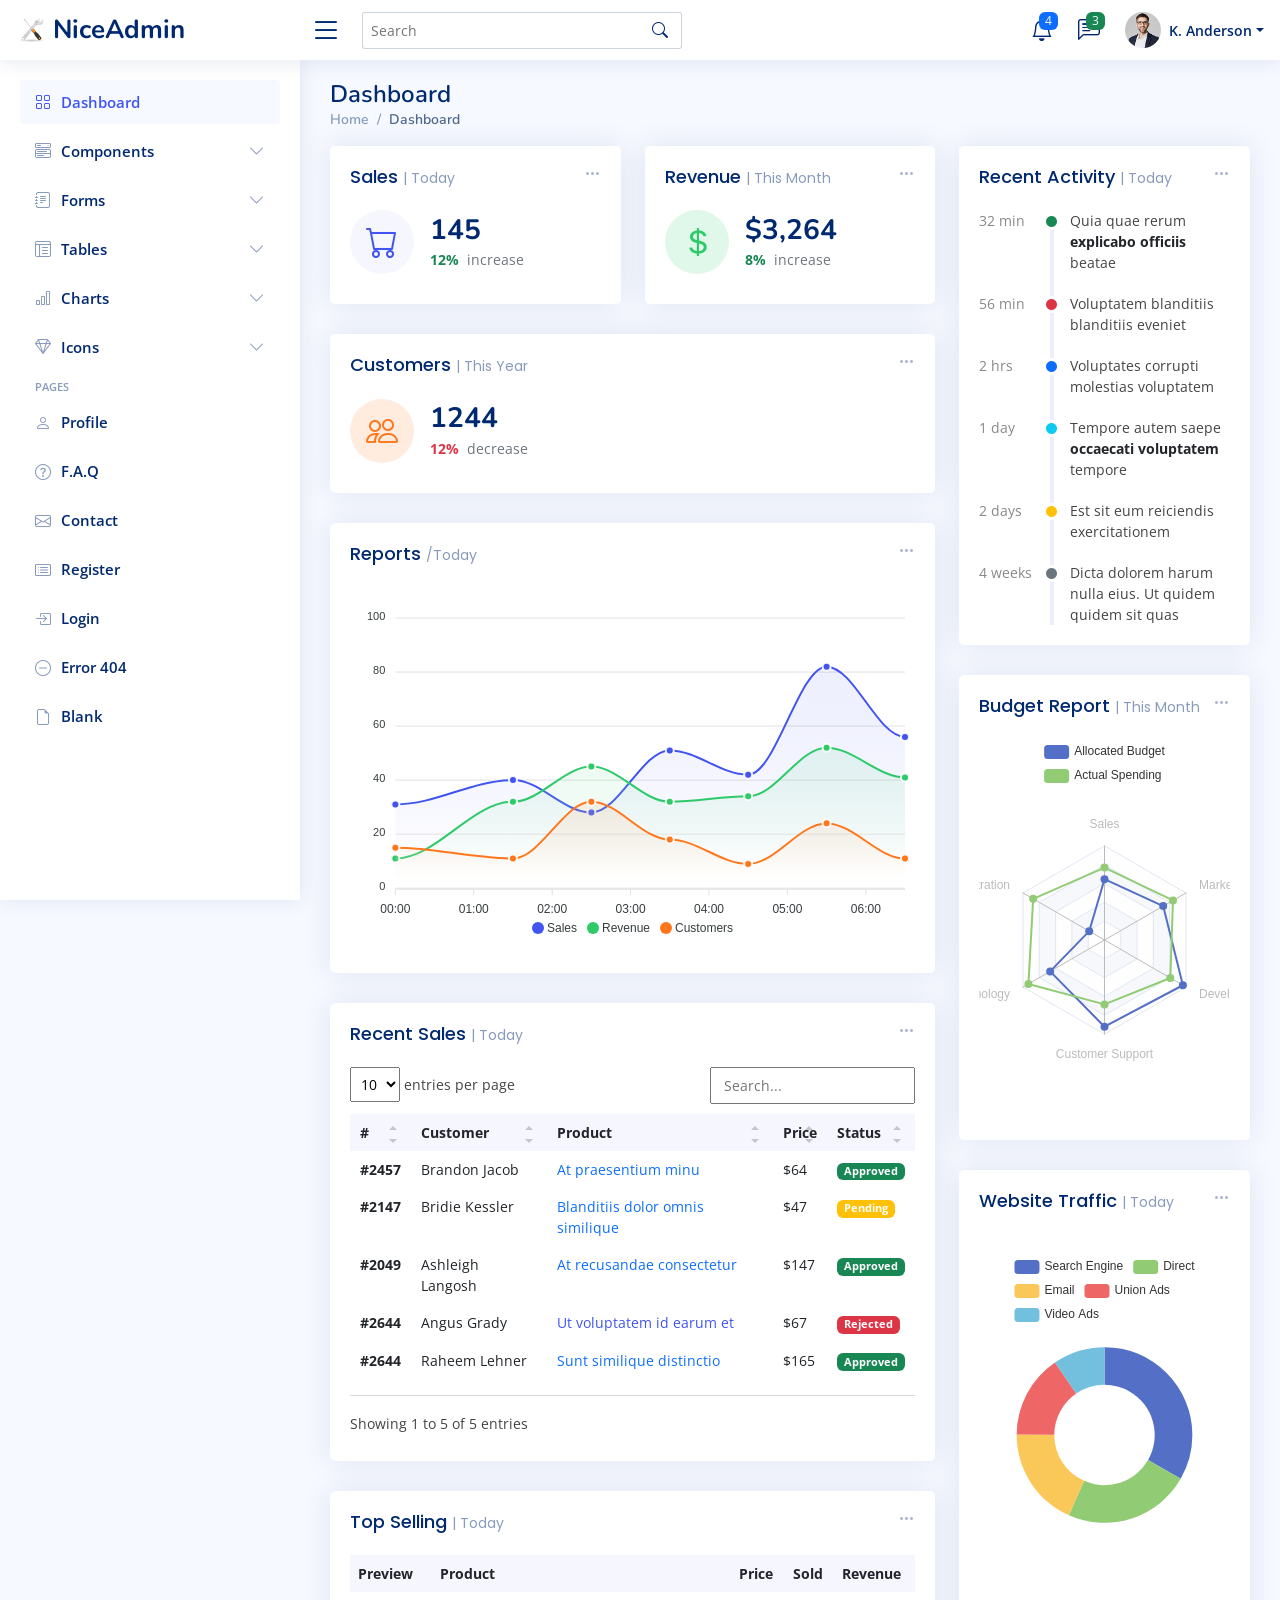
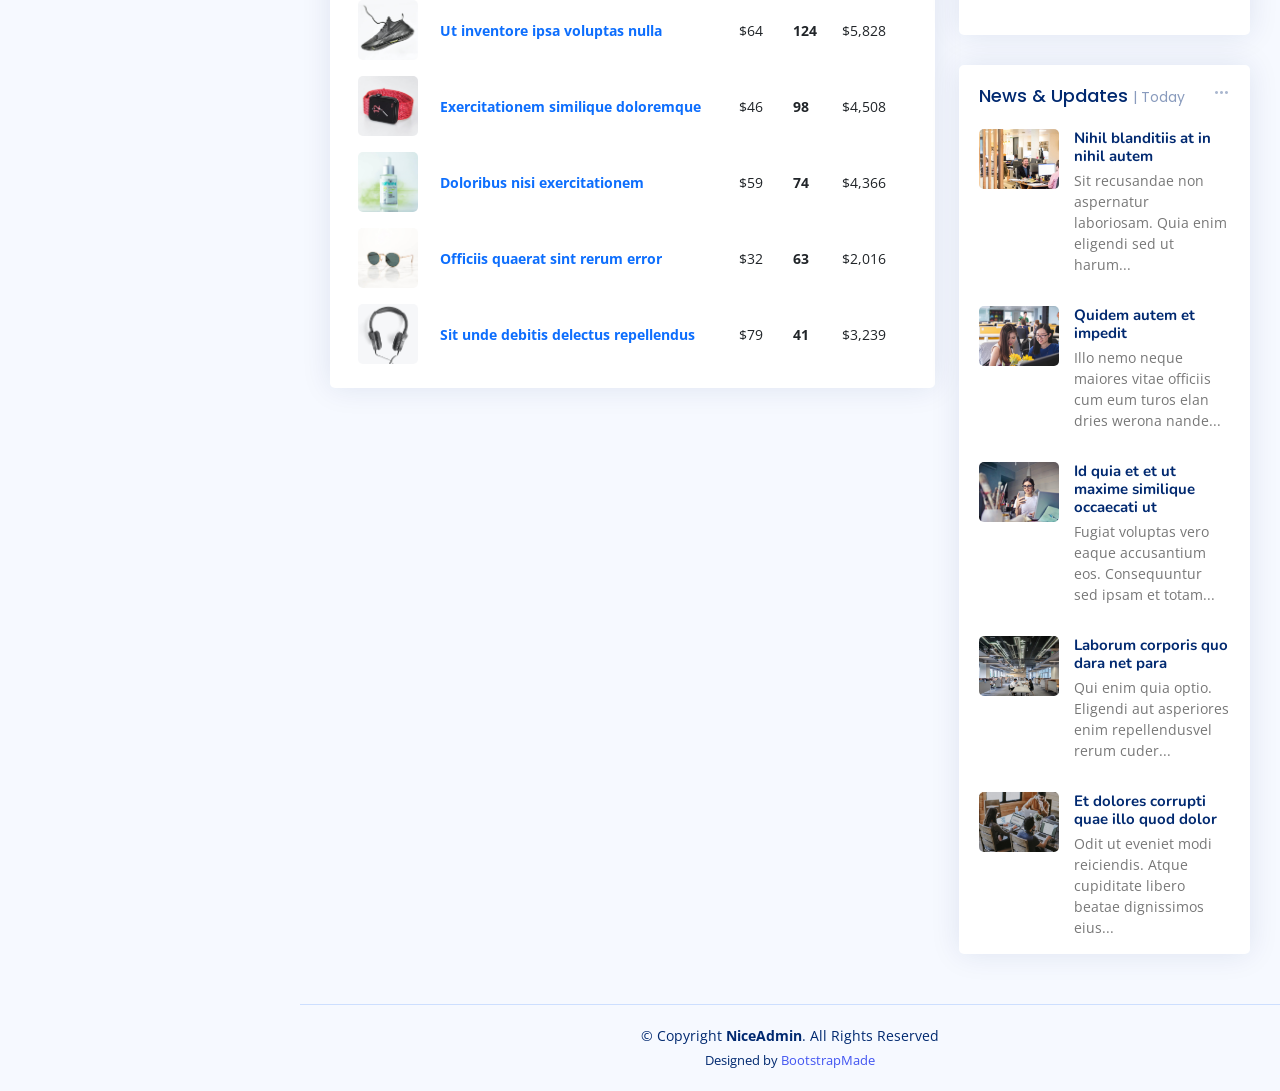
<file: index.html>
<!DOCTYPE html>
<html lang="en">

<head>
  <meta charset="utf-8">
  <meta content="width=device-width, initial-scale=1.0" name="viewport">

  <title>Dashboard - NiceAdmin Bootstrap Template</title>
  <meta content="" name="description">
  <meta content="" name="keywords">

  <!-- Favicons -->
  <link href="assets/img/favicon.png" rel="icon">
  <link href="assets/img/apple-touch-icon.png" rel="apple-touch-icon">

  <!-- Google Fonts -->
  <link href="https://fonts.gstatic.com" rel="preconnect">
  <link href="https://fonts.googleapis.com/css?family=Open+Sans:300,300i,400,400i,600,600i,700,700i|Nunito:300,300i,400,400i,600,600i,700,700i|Poppins:300,300i,400,400i,500,500i,600,600i,700,700i" rel="stylesheet">

  <!-- Vendor CSS Files -->
  <link href="assets/vendor/bootstrap/css/bootstrap.min.css" rel="stylesheet">
  <link href="assets/vendor/bootstrap-icons/bootstrap-icons.css" rel="stylesheet">
  <link href="assets/vendor/boxicons/css/boxicons.min.css" rel="stylesheet">
  <link href="assets/vendor/quill/quill.snow.css" rel="stylesheet">
  <link href="assets/vendor/quill/quill.bubble.css" rel="stylesheet">
  <link href="assets/vendor/remixicon/remixicon.css" rel="stylesheet">
  <link href="assets/vendor/simple-datatables/style.css" rel="stylesheet">

  <!-- Template Main CSS File -->
  <link href="assets/css/style.css" rel="stylesheet">

  <!-- =======================================================
  * Template Name: NiceAdmin - v2.5.0
  * Template URL: https://bootstrapmade.com/nice-admin-bootstrap-admin-html-template/
  * Author: BootstrapMade.com
  * License: https://bootstrapmade.com/license/
  ======================================================== -->
</head>

<body>

  <!-- ======= Header ======= -->
  <header id="header" class="header fixed-top d-flex align-items-center">

    <div class="d-flex align-items-center justify-content-between">
      <a href="index.html" class="logo d-flex align-items-center">
        <img src="assets/img/logo.png" alt="">
        <span class="d-none d-lg-block">NiceAdmin</span>
      </a>
      <i class="bi bi-list toggle-sidebar-btn"></i>
    </div><!-- End Logo -->

    <div class="search-bar">
      <form class="search-form d-flex align-items-center" method="POST" action="#">
        <input type="text" name="query" placeholder="Search" title="Enter search keyword">
        <button type="submit" title="Search"><i class="bi bi-search"></i></button>
      </form>
    </div><!-- End Search Bar -->

    <nav class="header-nav ms-auto">
      <ul class="d-flex align-items-center">

        <li class="nav-item d-block d-lg-none">
          <a class="nav-link nav-icon search-bar-toggle " href="#">
            <i class="bi bi-search"></i>
          </a>
        </li><!-- End Search Icon-->

        <li class="nav-item dropdown">

          <a class="nav-link nav-icon" href="#" data-bs-toggle="dropdown">
            <i class="bi bi-bell"></i>
            <span class="badge bg-primary badge-number">4</span>
          </a><!-- End Notification Icon -->

          <ul class="dropdown-menu dropdown-menu-end dropdown-menu-arrow notifications">
            <li class="dropdown-header">
              You have 4 new notifications
              <a href="#"><span class="badge rounded-pill bg-primary p-2 ms-2">View all</span></a>
            </li>
            <li>
              <hr class="dropdown-divider">
            </li>

            <li class="notification-item">
              <i class="bi bi-exclamation-circle text-warning"></i>
              <div>
                <h4>Lorem Ipsum</h4>
                <p>Quae dolorem earum veritatis oditseno</p>
                <p>30 min. ago</p>
              </div>
            </li>

            <li>
              <hr class="dropdown-divider">
            </li>

            <li class="notification-item">
              <i class="bi bi-x-circle text-danger"></i>
              <div>
                <h4>Atque rerum nesciunt</h4>
                <p>Quae dolorem earum veritatis oditseno</p>
                <p>1 hr. ago</p>
              </div>
            </li>

            <li>
              <hr class="dropdown-divider">
            </li>

            <li class="notification-item">
              <i class="bi bi-check-circle text-success"></i>
              <div>
                <h4>Sit rerum fuga</h4>
                <p>Quae dolorem earum veritatis oditseno</p>
                <p>2 hrs. ago</p>
              </div>
            </li>

            <li>
              <hr class="dropdown-divider">
            </li>

            <li class="notification-item">
              <i class="bi bi-info-circle text-primary"></i>
              <div>
                <h4>Dicta reprehenderit</h4>
                <p>Quae dolorem earum veritatis oditseno</p>
                <p>4 hrs. ago</p>
              </div>
            </li>

            <li>
              <hr class="dropdown-divider">
            </li>
            <li class="dropdown-footer">
              <a href="#">Show all notifications</a>
            </li>

          </ul><!-- End Notification Dropdown Items -->

        </li><!-- End Notification Nav -->

        <li class="nav-item dropdown">

          <a class="nav-link nav-icon" href="#" data-bs-toggle="dropdown">
            <i class="bi bi-chat-left-text"></i>
            <span class="badge bg-success badge-number">3</span>
          </a><!-- End Messages Icon -->

          <ul class="dropdown-menu dropdown-menu-end dropdown-menu-arrow messages">
            <li class="dropdown-header">
              You have 3 new messages
              <a href="#"><span class="badge rounded-pill bg-primary p-2 ms-2">View all</span></a>
            </li>
            <li>
              <hr class="dropdown-divider">
            </li>

            <li class="message-item">
              <a href="#">
                <img src="assets/img/messages-1.jpg" alt="" class="rounded-circle">
                <div>
                  <h4>Maria Hudson</h4>
                  <p>Velit asperiores et ducimus soluta repudiandae labore officia est ut...</p>
                  <p>4 hrs. ago</p>
                </div>
              </a>
            </li>
            <li>
              <hr class="dropdown-divider">
            </li>

            <li class="message-item">
              <a href="#">
                <img src="assets/img/messages-2.jpg" alt="" class="rounded-circle">
                <div>
                  <h4>Anna Nelson</h4>
                  <p>Velit asperiores et ducimus soluta repudiandae labore officia est ut...</p>
                  <p>6 hrs. ago</p>
                </div>
              </a>
            </li>
            <li>
              <hr class="dropdown-divider">
            </li>

            <li class="message-item">
              <a href="#">
                <img src="assets/img/messages-3.jpg" alt="" class="rounded-circle">
                <div>
                  <h4>David Muldon</h4>
                  <p>Velit asperiores et ducimus soluta repudiandae labore officia est ut...</p>
                  <p>8 hrs. ago</p>
                </div>
              </a>
            </li>
            <li>
              <hr class="dropdown-divider">
            </li>

            <li class="dropdown-footer">
              <a href="#">Show all messages</a>
            </li>

          </ul><!-- End Messages Dropdown Items -->

        </li><!-- End Messages Nav -->

        <li class="nav-item dropdown pe-3">

          <a class="nav-link nav-profile d-flex align-items-center pe-0" href="#" data-bs-toggle="dropdown">
            <img src="assets/img/profile-img.jpg" alt="Profile" class="rounded-circle">
            <span class="d-none d-md-block dropdown-toggle ps-2">K. Anderson</span>
          </a><!-- End Profile Iamge Icon -->

          <ul class="dropdown-menu dropdown-menu-end dropdown-menu-arrow profile">
            <li class="dropdown-header">
              <h6>Kevin Anderson</h6>
              <span>Web Designer</span>
            </li>
            <li>
              <hr class="dropdown-divider">
            </li>

            <li>
              <a class="dropdown-item d-flex align-items-center" href="users-profile.html">
                <i class="bi bi-person"></i>
                <span>My Profile</span>
              </a>
            </li>
            <li>
              <hr class="dropdown-divider">
            </li>

            <li>
              <a class="dropdown-item d-flex align-items-center" href="users-profile.html">
                <i class="bi bi-gear"></i>
                <span>Account Settings</span>
              </a>
            </li>
            <li>
              <hr class="dropdown-divider">
            </li>

            <li>
              <a class="dropdown-item d-flex align-items-center" href="pages-faq.html">
                <i class="bi bi-question-circle"></i>
                <span>Need Help?</span>
              </a>
            </li>
            <li>
              <hr class="dropdown-divider">
            </li>

            <li>
              <a class="dropdown-item d-flex align-items-center" href="#">
                <i class="bi bi-box-arrow-right"></i>
                <span>Sign Out</span>
              </a>
            </li>

          </ul><!-- End Profile Dropdown Items -->
        </li><!-- End Profile Nav -->

      </ul>
    </nav><!-- End Icons Navigation -->

  </header><!-- End Header -->

  <!-- ======= Sidebar ======= -->
  <aside id="sidebar" class="sidebar">

    <ul class="sidebar-nav" id="sidebar-nav">

      <li class="nav-item">
        <a class="nav-link " href="index.html">
          <i class="bi bi-grid"></i>
          <span>Dashboard</span>
        </a>
      </li><!-- End Dashboard Nav -->

      <li class="nav-item">
        <a class="nav-link collapsed" data-bs-target="#components-nav" data-bs-toggle="collapse" href="#">
          <i class="bi bi-menu-button-wide"></i><span>Components</span><i class="bi bi-chevron-down ms-auto"></i>
        </a>
        <ul id="components-nav" class="nav-content collapse " data-bs-parent="#sidebar-nav">
          <li>
            <a href="components-alerts.html">
              <i class="bi bi-circle"></i><span>Alerts</span>
            </a>
          </li>
          <li>
            <a href="components-accordion.html">
              <i class="bi bi-circle"></i><span>Accordion</span>
            </a>
          </li>
          <li>
            <a href="components-badges.html">
              <i class="bi bi-circle"></i><span>Badges</span>
            </a>
          </li>
          <li>
            <a href="components-breadcrumbs.html">
              <i class="bi bi-circle"></i><span>Breadcrumbs</span>
            </a>
          </li>
          <li>
            <a href="components-buttons.html">
              <i class="bi bi-circle"></i><span>Buttons</span>
            </a>
          </li>
          <li>
            <a href="components-cards.html">
              <i class="bi bi-circle"></i><span>Cards</span>
            </a>
          </li>
          <li>
            <a href="components-carousel.html">
              <i class="bi bi-circle"></i><span>Carousel</span>
            </a>
          </li>
          <li>
            <a href="components-list-group.html">
              <i class="bi bi-circle"></i><span>List group</span>
            </a>
          </li>
          <li>
            <a href="components-modal.html">
              <i class="bi bi-circle"></i><span>Modal</span>
            </a>
          </li>
          <li>
            <a href="components-tabs.html">
              <i class="bi bi-circle"></i><span>Tabs</span>
            </a>
          </li>
          <li>
            <a href="components-pagination.html">
              <i class="bi bi-circle"></i><span>Pagination</span>
            </a>
          </li>
          <li>
            <a href="components-progress.html">
              <i class="bi bi-circle"></i><span>Progress</span>
            </a>
          </li>
          <li>
            <a href="components-spinners.html">
              <i class="bi bi-circle"></i><span>Spinners</span>
            </a>
          </li>
          <li>
            <a href="components-tooltips.html">
              <i class="bi bi-circle"></i><span>Tooltips</span>
            </a>
          </li>
        </ul>
      </li><!-- End Components Nav -->

      <li class="nav-item">
        <a class="nav-link collapsed" data-bs-target="#forms-nav" data-bs-toggle="collapse" href="#">
          <i class="bi bi-journal-text"></i><span>Forms</span><i class="bi bi-chevron-down ms-auto"></i>
        </a>
        <ul id="forms-nav" class="nav-content collapse " data-bs-parent="#sidebar-nav">
          <li>
            <a href="forms-elements.html">
              <i class="bi bi-circle"></i><span>Form Elements</span>
            </a>
          </li>
          <li>
            <a href="forms-layouts.html">
              <i class="bi bi-circle"></i><span>Form Layouts</span>
            </a>
          </li>
          <li>
            <a href="forms-editors.html">
              <i class="bi bi-circle"></i><span>Form Editors</span>
            </a>
          </li>
          <li>
            <a href="forms-validation.html">
              <i class="bi bi-circle"></i><span>Form Validation</span>
            </a>
          </li>
        </ul>
      </li><!-- End Forms Nav -->

      <li class="nav-item">
        <a class="nav-link collapsed" data-bs-target="#tables-nav" data-bs-toggle="collapse" href="#">
          <i class="bi bi-layout-text-window-reverse"></i><span>Tables</span><i class="bi bi-chevron-down ms-auto"></i>
        </a>
        <ul id="tables-nav" class="nav-content collapse " data-bs-parent="#sidebar-nav">
          <li>
            <a href="tables-general.html">
              <i class="bi bi-circle"></i><span>General Tables</span>
            </a>
          </li>
          <li>
            <a href="tables-data.html">
              <i class="bi bi-circle"></i><span>Data Tables</span>
            </a>
          </li>
        </ul>
      </li><!-- End Tables Nav -->

      <li class="nav-item">
        <a class="nav-link collapsed" data-bs-target="#charts-nav" data-bs-toggle="collapse" href="#">
          <i class="bi bi-bar-chart"></i><span>Charts</span><i class="bi bi-chevron-down ms-auto"></i>
        </a>
        <ul id="charts-nav" class="nav-content collapse " data-bs-parent="#sidebar-nav">
          <li>
            <a href="charts-chartjs.html">
              <i class="bi bi-circle"></i><span>Chart.js</span>
            </a>
          </li>
          <li>
            <a href="charts-apexcharts.html">
              <i class="bi bi-circle"></i><span>ApexCharts</span>
            </a>
          </li>
          <li>
            <a href="charts-echarts.html">
              <i class="bi bi-circle"></i><span>ECharts</span>
            </a>
          </li>
        </ul>
      </li><!-- End Charts Nav -->

      <li class="nav-item">
        <a class="nav-link collapsed" data-bs-target="#icons-nav" data-bs-toggle="collapse" href="#">
          <i class="bi bi-gem"></i><span>Icons</span><i class="bi bi-chevron-down ms-auto"></i>
        </a>
        <ul id="icons-nav" class="nav-content collapse " data-bs-parent="#sidebar-nav">
          <li>
            <a href="icons-bootstrap.html">
              <i class="bi bi-circle"></i><span>Bootstrap Icons</span>
            </a>
          </li>
          <li>
            <a href="icons-remix.html">
              <i class="bi bi-circle"></i><span>Remix Icons</span>
            </a>
          </li>
          <li>
            <a href="icons-boxicons.html">
              <i class="bi bi-circle"></i><span>Boxicons</span>
            </a>
          </li>
        </ul>
      </li><!-- End Icons Nav -->

      <li class="nav-heading">Pages</li>

      <li class="nav-item">
        <a class="nav-link collapsed" href="users-profile.html">
          <i class="bi bi-person"></i>
          <span>Profile</span>
        </a>
      </li><!-- End Profile Page Nav -->

      <li class="nav-item">
        <a class="nav-link collapsed" href="pages-faq.html">
          <i class="bi bi-question-circle"></i>
          <span>F.A.Q</span>
        </a>
      </li><!-- End F.A.Q Page Nav -->

      <li class="nav-item">
        <a class="nav-link collapsed" href="pages-contact.html">
          <i class="bi bi-envelope"></i>
          <span>Contact</span>
        </a>
      </li><!-- End Contact Page Nav -->

      <li class="nav-item">
        <a class="nav-link collapsed" href="pages-register.html">
          <i class="bi bi-card-list"></i>
          <span>Register</span>
        </a>
      </li><!-- End Register Page Nav -->

      <li class="nav-item">
        <a class="nav-link collapsed" href="pages-login.html">
          <i class="bi bi-box-arrow-in-right"></i>
          <span>Login</span>
        </a>
      </li><!-- End Login Page Nav -->

      <li class="nav-item">
        <a class="nav-link collapsed" href="pages-error-404.html">
          <i class="bi bi-dash-circle"></i>
          <span>Error 404</span>
        </a>
      </li><!-- End Error 404 Page Nav -->

      <li class="nav-item">
        <a class="nav-link collapsed" href="pages-blank.html">
          <i class="bi bi-file-earmark"></i>
          <span>Blank</span>
        </a>
      </li><!-- End Blank Page Nav -->

    </ul>

  </aside><!-- End Sidebar-->

  <main id="main" class="main">

    <div class="pagetitle">
      <h1>Dashboard</h1>
      <nav>
        <ol class="breadcrumb">
          <li class="breadcrumb-item"><a href="index.html">Home</a></li>
          <li class="breadcrumb-item active">Dashboard</li>
        </ol>
      </nav>
    </div><!-- End Page Title -->

    <section class="section dashboard">
      <div class="row">

        <!-- Left side columns -->
        <div class="col-lg-8">
          <div class="row">

            <!-- Sales Card -->
            <div class="col-xxl-4 col-md-6">
              <div class="card info-card sales-card">

                <div class="filter">
                  <a class="icon" href="#" data-bs-toggle="dropdown"><i class="bi bi-three-dots"></i></a>
                  <ul class="dropdown-menu dropdown-menu-end dropdown-menu-arrow">
                    <li class="dropdown-header text-start">
                      <h6>Filter</h6>
                    </li>

                    <li><a class="dropdown-item" href="#">Today</a></li>
                    <li><a class="dropdown-item" href="#">This Month</a></li>
                    <li><a class="dropdown-item" href="#">This Year</a></li>
                  </ul>
                </div>

                <div class="card-body">
                  <h5 class="card-title">Sales <span>| Today</span></h5>

                  <div class="d-flex align-items-center">
                    <div class="card-icon rounded-circle d-flex align-items-center justify-content-center">
                      <i class="bi bi-cart"></i>
                    </div>
                    <div class="ps-3">
                      <h6>145</h6>
                      <span class="text-success small pt-1 fw-bold">12%</span> <span class="text-muted small pt-2 ps-1">increase</span>

                    </div>
                  </div>
                </div>

              </div>
            </div><!-- End Sales Card -->

            <!-- Revenue Card -->
            <div class="col-xxl-4 col-md-6">
              <div class="card info-card revenue-card">

                <div class="filter">
                  <a class="icon" href="#" data-bs-toggle="dropdown"><i class="bi bi-three-dots"></i></a>
                  <ul class="dropdown-menu dropdown-menu-end dropdown-menu-arrow">
                    <li class="dropdown-header text-start">
                      <h6>Filter</h6>
                    </li>

                    <li><a class="dropdown-item" href="#">Today</a></li>
                    <li><a class="dropdown-item" href="#">This Month</a></li>
                    <li><a class="dropdown-item" href="#">This Year</a></li>
                  </ul>
                </div>

                <div class="card-body">
                  <h5 class="card-title">Revenue <span>| This Month</span></h5>

                  <div class="d-flex align-items-center">
                    <div class="card-icon rounded-circle d-flex align-items-center justify-content-center">
                      <i class="bi bi-currency-dollar"></i>
                    </div>
                    <div class="ps-3">
                      <h6>$3,264</h6>
                      <span class="text-success small pt-1 fw-bold">8%</span> <span class="text-muted small pt-2 ps-1">increase</span>

                    </div>
                  </div>
                </div>

              </div>
            </div><!-- End Revenue Card -->

            <!-- Customers Card -->
            <div class="col-xxl-4 col-xl-12">

              <div class="card info-card customers-card">

                <div class="filter">
                  <a class="icon" href="#" data-bs-toggle="dropdown"><i class="bi bi-three-dots"></i></a>
                  <ul class="dropdown-menu dropdown-menu-end dropdown-menu-arrow">
                    <li class="dropdown-header text-start">
                      <h6>Filter</h6>
                    </li>

                    <li><a class="dropdown-item" href="#">Today</a></li>
                    <li><a class="dropdown-item" href="#">This Month</a></li>
                    <li><a class="dropdown-item" href="#">This Year</a></li>
                  </ul>
                </div>

                <div class="card-body">
                  <h5 class="card-title">Customers <span>| This Year</span></h5>

                  <div class="d-flex align-items-center">
                    <div class="card-icon rounded-circle d-flex align-items-center justify-content-center">
                      <i class="bi bi-people"></i>
                    </div>
                    <div class="ps-3">
                      <h6>1244</h6>
                      <span class="text-danger small pt-1 fw-bold">12%</span> <span class="text-muted small pt-2 ps-1">decrease</span>

                    </div>
                  </div>

                </div>
              </div>

            </div><!-- End Customers Card -->

            <!-- Reports -->
            <div class="col-12">
              <div class="card">

                <div class="filter">
                  <a class="icon" href="#" data-bs-toggle="dropdown"><i class="bi bi-three-dots"></i></a>
                  <ul class="dropdown-menu dropdown-menu-end dropdown-menu-arrow">
                    <li class="dropdown-header text-start">
                      <h6>Filter</h6>
                    </li>

                    <li><a class="dropdown-item" href="#">Today</a></li>
                    <li><a class="dropdown-item" href="#">This Month</a></li>
                    <li><a class="dropdown-item" href="#">This Year</a></li>
                  </ul>
                </div>

                <div class="card-body">
                  <h5 class="card-title">Reports <span>/Today</span></h5>

                  <!-- Line Chart -->
                  <div id="reportsChart"></div>

                  <script>
                    document.addEventListener("DOMContentLoaded", () => {
                      new ApexCharts(document.querySelector("#reportsChart"), {
                        series: [{
                          name: 'Sales',
                          data: [31, 40, 28, 51, 42, 82, 56],
                        }, {
                          name: 'Revenue',
                          data: [11, 32, 45, 32, 34, 52, 41]
                        }, {
                          name: 'Customers',
                          data: [15, 11, 32, 18, 9, 24, 11]
                        }],
                        chart: {
                          height: 350,
                          type: 'area',
                          toolbar: {
                            show: false
                          },
                        },
                        markers: {
                          size: 4
                        },
                        colors: ['#4154f1', '#2eca6a', '#ff771d'],
                        fill: {
                          type: "gradient",
                          gradient: {
                            shadeIntensity: 1,
                            opacityFrom: 0.3,
                            opacityTo: 0.4,
                            stops: [0, 90, 100]
                          }
                        },
                        dataLabels: {
                          enabled: false
                        },
                        stroke: {
                          curve: 'smooth',
                          width: 2
                        },
                        xaxis: {
                          type: 'datetime',
                          categories: ["2018-09-19T00:00:00.000Z", "2018-09-19T01:30:00.000Z", "2018-09-19T02:30:00.000Z", "2018-09-19T03:30:00.000Z", "2018-09-19T04:30:00.000Z", "2018-09-19T05:30:00.000Z", "2018-09-19T06:30:00.000Z"]
                        },
                        tooltip: {
                          x: {
                            format: 'dd/MM/yy HH:mm'
                          },
                        }
                      }).render();
                    });
                  </script>
                  <!-- End Line Chart -->

                </div>

              </div>
            </div><!-- End Reports -->

            <!-- Recent Sales -->
            <div class="col-12">
              <div class="card recent-sales overflow-auto">

                <div class="filter">
                  <a class="icon" href="#" data-bs-toggle="dropdown"><i class="bi bi-three-dots"></i></a>
                  <ul class="dropdown-menu dropdown-menu-end dropdown-menu-arrow">
                    <li class="dropdown-header text-start">
                      <h6>Filter</h6>
                    </li>

                    <li><a class="dropdown-item" href="#">Today</a></li>
                    <li><a class="dropdown-item" href="#">This Month</a></li>
                    <li><a class="dropdown-item" href="#">This Year</a></li>
                  </ul>
                </div>

                <div class="card-body">
                  <h5 class="card-title">Recent Sales <span>| Today</span></h5>

                  <table class="table table-borderless datatable">
                    <thead>
                      <tr>
                        <th scope="col">#</th>
                        <th scope="col">Customer</th>
                        <th scope="col">Product</th>
                        <th scope="col">Price</th>
                        <th scope="col">Status</th>
                      </tr>
                    </thead>
                    <tbody>
                      <tr>
                        <th scope="row"><a href="#">#2457</a></th>
                        <td>Brandon Jacob</td>
                        <td><a href="#" class="text-primary">At praesentium minu</a></td>
                        <td>$64</td>
                        <td><span class="badge bg-success">Approved</span></td>
                      </tr>
                      <tr>
                        <th scope="row"><a href="#">#2147</a></th>
                        <td>Bridie Kessler</td>
                        <td><a href="#" class="text-primary">Blanditiis dolor omnis similique</a></td>
                        <td>$47</td>
                        <td><span class="badge bg-warning">Pending</span></td>
                      </tr>
                      <tr>
                        <th scope="row"><a href="#">#2049</a></th>
                        <td>Ashleigh Langosh</td>
                        <td><a href="#" class="text-primary">At recusandae consectetur</a></td>
                        <td>$147</td>
                        <td><span class="badge bg-success">Approved</span></td>
                      </tr>
                      <tr>
                        <th scope="row"><a href="#">#2644</a></th>
                        <td>Angus Grady</td>
                        <td><a href="#" class="text-primar">Ut voluptatem id earum et</a></td>
                        <td>$67</td>
                        <td><span class="badge bg-danger">Rejected</span></td>
                      </tr>
                      <tr>
                        <th scope="row"><a href="#">#2644</a></th>
                        <td>Raheem Lehner</td>
                        <td><a href="#" class="text-primary">Sunt similique distinctio</a></td>
                        <td>$165</td>
                        <td><span class="badge bg-success">Approved</span></td>
                      </tr>
                    </tbody>
                  </table>

                </div>

              </div>
            </div><!-- End Recent Sales -->

            <!-- Top Selling -->
            <div class="col-12">
              <div class="card top-selling overflow-auto">

                <div class="filter">
                  <a class="icon" href="#" data-bs-toggle="dropdown"><i class="bi bi-three-dots"></i></a>
                  <ul class="dropdown-menu dropdown-menu-end dropdown-menu-arrow">
                    <li class="dropdown-header text-start">
                      <h6>Filter</h6>
                    </li>

                    <li><a class="dropdown-item" href="#">Today</a></li>
                    <li><a class="dropdown-item" href="#">This Month</a></li>
                    <li><a class="dropdown-item" href="#">This Year</a></li>
                  </ul>
                </div>

                <div class="card-body pb-0">
                  <h5 class="card-title">Top Selling <span>| Today</span></h5>

                  <table class="table table-borderless">
                    <thead>
                      <tr>
                        <th scope="col">Preview</th>
                        <th scope="col">Product</th>
                        <th scope="col">Price</th>
                        <th scope="col">Sold</th>
                        <th scope="col">Revenue</th>
                      </tr>
                    </thead>
                    <tbody>
                      <tr>
                        <th scope="row"><a href="#"><img src="assets/img/product-1.jpg" alt=""></a></th>
                        <td><a href="#" class="text-primary fw-bold">Ut inventore ipsa voluptas nulla</a></td>
                        <td>$64</td>
                        <td class="fw-bold">124</td>
                        <td>$5,828</td>
                      </tr>
                      <tr>
                        <th scope="row"><a href="#"><img src="assets/img/product-2.jpg" alt=""></a></th>
                        <td><a href="#" class="text-primary fw-bold">Exercitationem similique doloremque</a></td>
                        <td>$46</td>
                        <td class="fw-bold">98</td>
                        <td>$4,508</td>
                      </tr>
                      <tr>
                        <th scope="row"><a href="#"><img src="assets/img/product-3.jpg" alt=""></a></th>
                        <td><a href="#" class="text-primary fw-bold">Doloribus nisi exercitationem</a></td>
                        <td>$59</td>
                        <td class="fw-bold">74</td>
                        <td>$4,366</td>
                      </tr>
                      <tr>
                        <th scope="row"><a href="#"><img src="assets/img/product-4.jpg" alt=""></a></th>
                        <td><a href="#" class="text-primary fw-bold">Officiis quaerat sint rerum error</a></td>
                        <td>$32</td>
                        <td class="fw-bold">63</td>
                        <td>$2,016</td>
                      </tr>
                      <tr>
                        <th scope="row"><a href="#"><img src="assets/img/product-5.jpg" alt=""></a></th>
                        <td><a href="#" class="text-primary fw-bold">Sit unde debitis delectus repellendus</a></td>
                        <td>$79</td>
                        <td class="fw-bold">41</td>
                        <td>$3,239</td>
                      </tr>
                    </tbody>
                  </table>

                </div>

              </div>
            </div><!-- End Top Selling -->

          </div>
        </div><!-- End Left side columns -->

        <!-- Right side columns -->
        <div class="col-lg-4">

          <!-- Recent Activity -->
          <div class="card">
            <div class="filter">
              <a class="icon" href="#" data-bs-toggle="dropdown"><i class="bi bi-three-dots"></i></a>
              <ul class="dropdown-menu dropdown-menu-end dropdown-menu-arrow">
                <li class="dropdown-header text-start">
                  <h6>Filter</h6>
                </li>

                <li><a class="dropdown-item" href="#">Today</a></li>
                <li><a class="dropdown-item" href="#">This Month</a></li>
                <li><a class="dropdown-item" href="#">This Year</a></li>
              </ul>
            </div>

            <div class="card-body">
              <h5 class="card-title">Recent Activity <span>| Today</span></h5>

              <div class="activity">

                <div class="activity-item d-flex">
                  <div class="activite-label">32 min</div>
                  <i class='bi bi-circle-fill activity-badge text-success align-self-start'></i>
                  <div class="activity-content">
                    Quia quae rerum <a href="#" class="fw-bold text-dark">explicabo officiis</a> beatae
                  </div>
                </div><!-- End activity item-->

                <div class="activity-item d-flex">
                  <div class="activite-label">56 min</div>
                  <i class='bi bi-circle-fill activity-badge text-danger align-self-start'></i>
                  <div class="activity-content">
                    Voluptatem blanditiis blanditiis eveniet
                  </div>
                </div><!-- End activity item-->

                <div class="activity-item d-flex">
                  <div class="activite-label">2 hrs</div>
                  <i class='bi bi-circle-fill activity-badge text-primary align-self-start'></i>
                  <div class="activity-content">
                    Voluptates corrupti molestias voluptatem
                  </div>
                </div><!-- End activity item-->

                <div class="activity-item d-flex">
                  <div class="activite-label">1 day</div>
                  <i class='bi bi-circle-fill activity-badge text-info align-self-start'></i>
                  <div class="activity-content">
                    Tempore autem saepe <a href="#" class="fw-bold text-dark">occaecati voluptatem</a> tempore
                  </div>
                </div><!-- End activity item-->

                <div class="activity-item d-flex">
                  <div class="activite-label">2 days</div>
                  <i class='bi bi-circle-fill activity-badge text-warning align-self-start'></i>
                  <div class="activity-content">
                    Est sit eum reiciendis exercitationem
                  </div>
                </div><!-- End activity item-->

                <div class="activity-item d-flex">
                  <div class="activite-label">4 weeks</div>
                  <i class='bi bi-circle-fill activity-badge text-muted align-self-start'></i>
                  <div class="activity-content">
                    Dicta dolorem harum nulla eius. Ut quidem quidem sit quas
                  </div>
                </div><!-- End activity item-->

              </div>

            </div>
          </div><!-- End Recent Activity -->

          <!-- Budget Report -->
          <div class="card">
            <div class="filter">
              <a class="icon" href="#" data-bs-toggle="dropdown"><i class="bi bi-three-dots"></i></a>
              <ul class="dropdown-menu dropdown-menu-end dropdown-menu-arrow">
                <li class="dropdown-header text-start">
                  <h6>Filter</h6>
                </li>

                <li><a class="dropdown-item" href="#">Today</a></li>
                <li><a class="dropdown-item" href="#">This Month</a></li>
                <li><a class="dropdown-item" href="#">This Year</a></li>
              </ul>
            </div>

            <div class="card-body pb-0">
              <h5 class="card-title">Budget Report <span>| This Month</span></h5>

              <div id="budgetChart" style="min-height: 400px;" class="echart"></div>

              <script>
                document.addEventListener("DOMContentLoaded", () => {
                  var budgetChart = echarts.init(document.querySelector("#budgetChart")).setOption({
                    legend: {
                      data: ['Allocated Budget', 'Actual Spending']
                    },
                    radar: {
                      // shape: 'circle',
                      indicator: [{
                          name: 'Sales',
                          max: 6500
                        },
                        {
                          name: 'Administration',
                          max: 16000
                        },
                        {
                          name: 'Information Technology',
                          max: 30000
                        },
                        {
                          name: 'Customer Support',
                          max: 38000
                        },
                        {
                          name: 'Development',
                          max: 52000
                        },
                        {
                          name: 'Marketing',
                          max: 25000
                        }
                      ]
                    },
                    series: [{
                      name: 'Budget vs spending',
                      type: 'radar',
                      data: [{
                          value: [4200, 3000, 20000, 35000, 50000, 18000],
                          name: 'Allocated Budget'
                        },
                        {
                          value: [5000, 14000, 28000, 26000, 42000, 21000],
                          name: 'Actual Spending'
                        }
                      ]
                    }]
                  });
                });
              </script>

            </div>
          </div><!-- End Budget Report -->

          <!-- Website Traffic -->
          <div class="card">
            <div class="filter">
              <a class="icon" href="#" data-bs-toggle="dropdown"><i class="bi bi-three-dots"></i></a>
              <ul class="dropdown-menu dropdown-menu-end dropdown-menu-arrow">
                <li class="dropdown-header text-start">
                  <h6>Filter</h6>
                </li>

                <li><a class="dropdown-item" href="#">Today</a></li>
                <li><a class="dropdown-item" href="#">This Month</a></li>
                <li><a class="dropdown-item" href="#">This Year</a></li>
              </ul>
            </div>

            <div class="card-body pb-0">
              <h5 class="card-title">Website Traffic <span>| Today</span></h5>

              <div id="trafficChart" style="min-height: 400px;" class="echart"></div>

              <script>
                document.addEventListener("DOMContentLoaded", () => {
                  echarts.init(document.querySelector("#trafficChart")).setOption({
                    tooltip: {
                      trigger: 'item'
                    },
                    legend: {
                      top: '5%',
                      left: 'center'
                    },
                    series: [{
                      name: 'Access From',
                      type: 'pie',
                      radius: ['40%', '70%'],
                      avoidLabelOverlap: false,
                      label: {
                        show: false,
                        position: 'center'
                      },
                      emphasis: {
                        label: {
                          show: true,
                          fontSize: '18',
                          fontWeight: 'bold'
                        }
                      },
                      labelLine: {
                        show: false
                      },
                      data: [{
                          value: 1048,
                          name: 'Search Engine'
                        },
                        {
                          value: 735,
                          name: 'Direct'
                        },
                        {
                          value: 580,
                          name: 'Email'
                        },
                        {
                          value: 484,
                          name: 'Union Ads'
                        },
                        {
                          value: 300,
                          name: 'Video Ads'
                        }
                      ]
                    }]
                  });
                });
              </script>

            </div>
          </div><!-- End Website Traffic -->

          <!-- News & Updates Traffic -->
          <div class="card">
            <div class="filter">
              <a class="icon" href="#" data-bs-toggle="dropdown"><i class="bi bi-three-dots"></i></a>
              <ul class="dropdown-menu dropdown-menu-end dropdown-menu-arrow">
                <li class="dropdown-header text-start">
                  <h6>Filter</h6>
                </li>

                <li><a class="dropdown-item" href="#">Today</a></li>
                <li><a class="dropdown-item" href="#">This Month</a></li>
                <li><a class="dropdown-item" href="#">This Year</a></li>
              </ul>
            </div>

            <div class="card-body pb-0">
              <h5 class="card-title">News &amp; Updates <span>| Today</span></h5>

              <div class="news">
                <div class="post-item clearfix">
                  <img src="assets/img/news-1.jpg" alt="">
                  <h4><a href="#">Nihil blanditiis at in nihil autem</a></h4>
                  <p>Sit recusandae non aspernatur laboriosam. Quia enim eligendi sed ut harum...</p>
                </div>

                <div class="post-item clearfix">
                  <img src="assets/img/news-2.jpg" alt="">
                  <h4><a href="#">Quidem autem et impedit</a></h4>
                  <p>Illo nemo neque maiores vitae officiis cum eum turos elan dries werona nande...</p>
                </div>

                <div class="post-item clearfix">
                  <img src="assets/img/news-3.jpg" alt="">
                  <h4><a href="#">Id quia et et ut maxime similique occaecati ut</a></h4>
                  <p>Fugiat voluptas vero eaque accusantium eos. Consequuntur sed ipsam et totam...</p>
                </div>

                <div class="post-item clearfix">
                  <img src="assets/img/news-4.jpg" alt="">
                  <h4><a href="#">Laborum corporis quo dara net para</a></h4>
                  <p>Qui enim quia optio. Eligendi aut asperiores enim repellendusvel rerum cuder...</p>
                </div>

                <div class="post-item clearfix">
                  <img src="assets/img/news-5.jpg" alt="">
                  <h4><a href="#">Et dolores corrupti quae illo quod dolor</a></h4>
                  <p>Odit ut eveniet modi reiciendis. Atque cupiditate libero beatae dignissimos eius...</p>
                </div>

              </div><!-- End sidebar recent posts-->

            </div>
          </div><!-- End News & Updates -->

        </div><!-- End Right side columns -->

      </div>
    </section>

  </main><!-- End #main -->

  <!-- ======= Footer ======= -->
  <footer id="footer" class="footer">
    <div class="copyright">
      &copy; Copyright <strong><span>NiceAdmin</span></strong>. All Rights Reserved
    </div>
    <div class="credits">
      <!-- All the links in the footer should remain intact. -->
      <!-- You can delete the links only if you purchased the pro version. -->
      <!-- Licensing information: https://bootstrapmade.com/license/ -->
      <!-- Purchase the pro version with working PHP/AJAX contact form: https://bootstrapmade.com/nice-admin-bootstrap-admin-html-template/ -->
      Designed by <a href="https://bootstrapmade.com/">BootstrapMade</a>
    </div>
  </footer><!-- End Footer -->

  <a href="#" class="back-to-top d-flex align-items-center justify-content-center"><i class="bi bi-arrow-up-short"></i></a>

  <!-- Vendor JS Files -->
  <script src="assets/vendor/apexcharts/apexcharts.min.js"></script>
  <script src="assets/vendor/bootstrap/js/bootstrap.bundle.min.js"></script>
  <script src="assets/vendor/chart.js/chart.umd.js"></script>
  <script src="assets/vendor/echarts/echarts.min.js"></script>
  <script src="assets/vendor/quill/quill.min.js"></script>
  <script src="assets/vendor/simple-datatables/simple-datatables.js"></script>
  <script src="assets/vendor/tinymce/tinymce.min.js"></script>
  <script src="assets/vendor/php-email-form/validate.js"></script>

  <!-- Template Main JS File -->
  <script src="assets/js/main.js"></script>

</body>

</html>
</file>
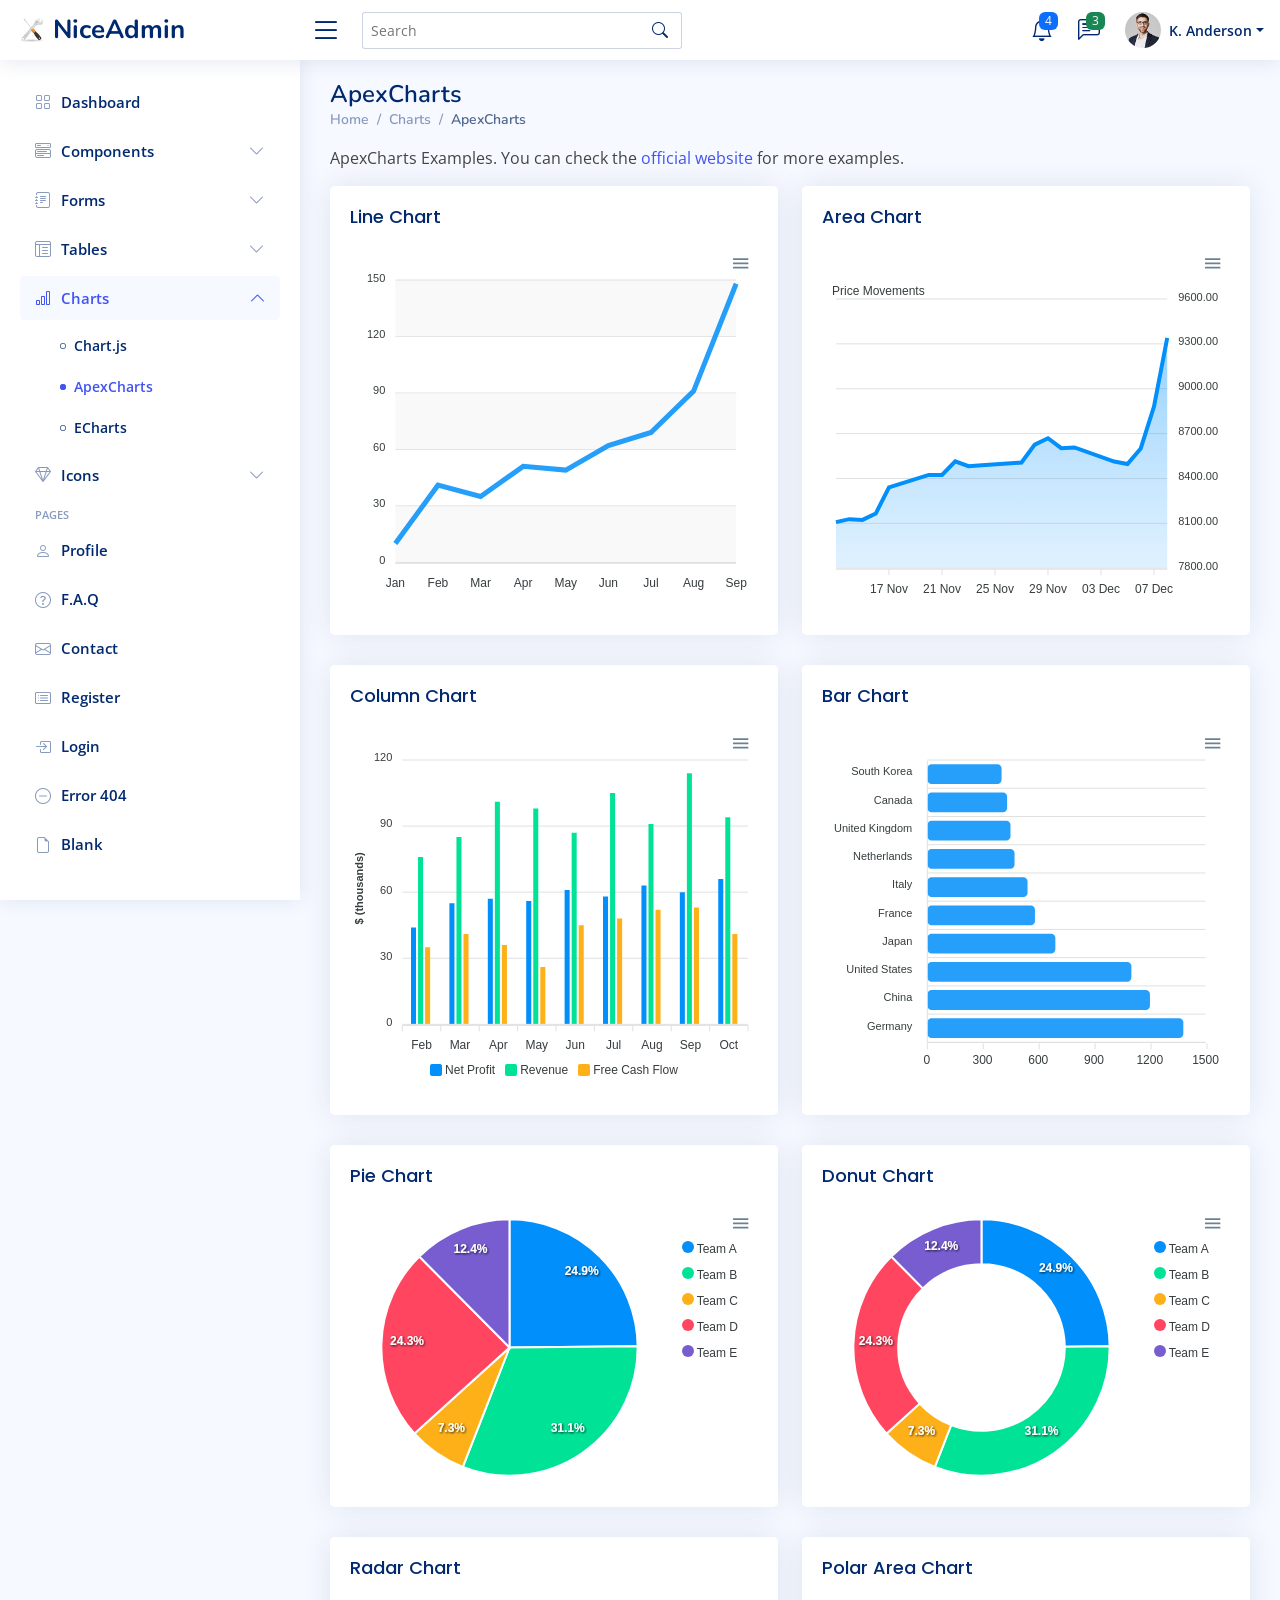
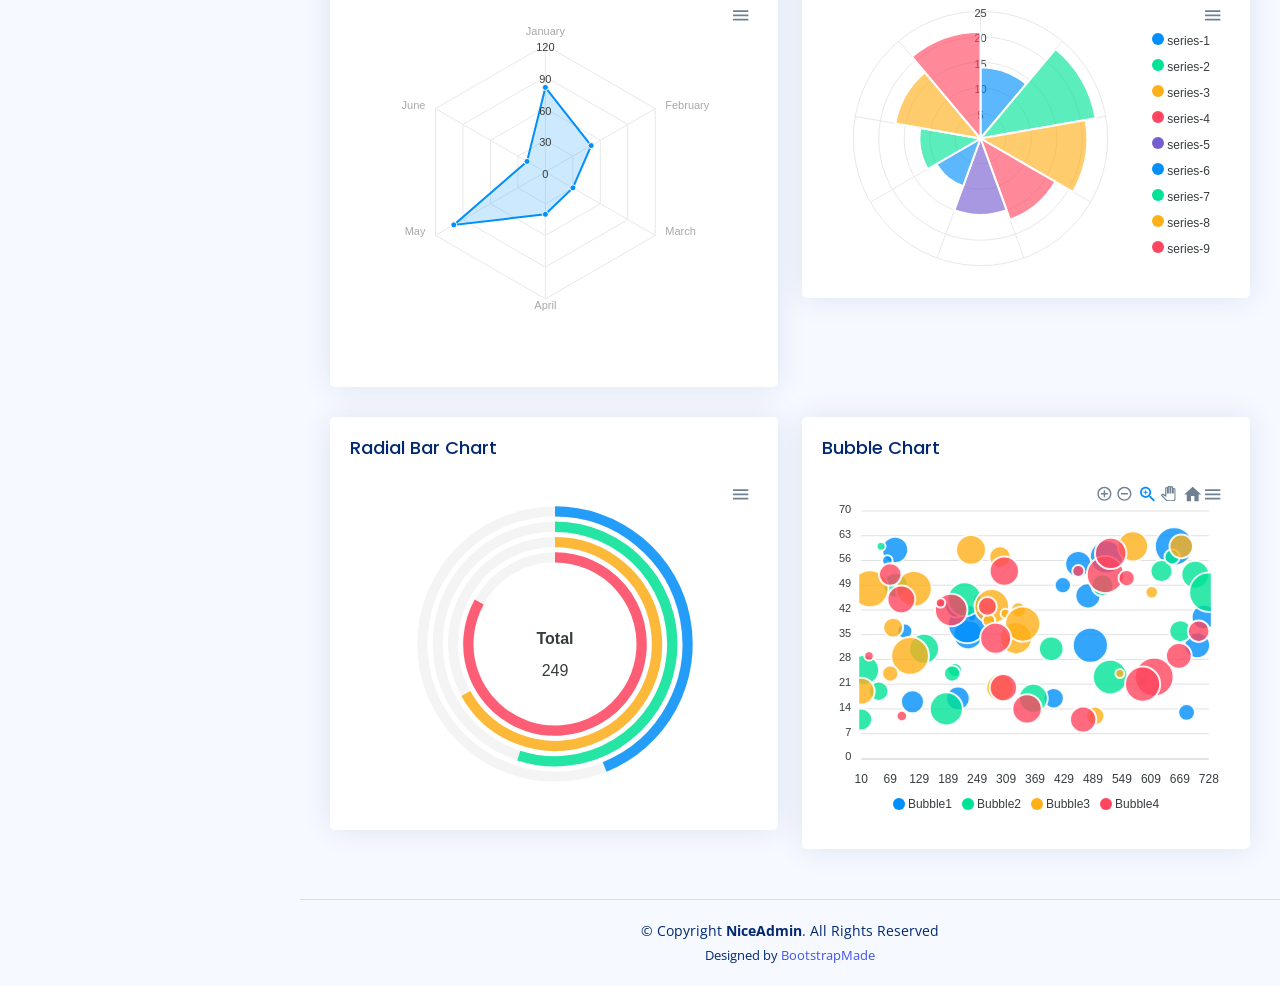
<file: charts-apexcharts.html>
<!DOCTYPE html>
<html lang="en">

<head>
  <meta charset="utf-8">
  <meta content="width=device-width, initial-scale=1.0" name="viewport">

  <title>Charts / ApexCharts - NiceAdmin Bootstrap Template</title>
  <meta content="" name="description">
  <meta content="" name="keywords">

  <!-- Favicons -->
  <link href="assets/img/favicon.png" rel="icon">
  <link href="assets/img/apple-touch-icon.png" rel="apple-touch-icon">

  <!-- Google Fonts -->
  <link href="https://fonts.gstatic.com" rel="preconnect">
  <link href="https://fonts.googleapis.com/css?family=Open+Sans:300,300i,400,400i,600,600i,700,700i|Nunito:300,300i,400,400i,600,600i,700,700i|Poppins:300,300i,400,400i,500,500i,600,600i,700,700i" rel="stylesheet">

  <!-- Vendor CSS Files -->
  <link href="assets/vendor/bootstrap/css/bootstrap.min.css" rel="stylesheet">
  <link href="assets/vendor/bootstrap-icons/bootstrap-icons.css" rel="stylesheet">
  <link href="assets/vendor/boxicons/css/boxicons.min.css" rel="stylesheet">
  <link href="assets/vendor/quill/quill.snow.css" rel="stylesheet">
  <link href="assets/vendor/quill/quill.bubble.css" rel="stylesheet">
  <link href="assets/vendor/remixicon/remixicon.css" rel="stylesheet">
  <link href="assets/vendor/simple-datatables/style.css" rel="stylesheet">

  <!-- Template Main CSS File -->
  <link href="assets/css/style.css" rel="stylesheet">

  <!-- =======================================================
  * Template Name: NiceAdmin - v2.5.0
  * Template URL: https://bootstrapmade.com/nice-admin-bootstrap-admin-html-template/
  * Author: BootstrapMade.com
  * License: https://bootstrapmade.com/license/
  ======================================================== -->
</head>

<body>

  <!-- ======= Header ======= -->
  <header id="header" class="header fixed-top d-flex align-items-center">

    <div class="d-flex align-items-center justify-content-between">
      <a href="index.html" class="logo d-flex align-items-center">
        <img src="assets/img/logo.png" alt="">
        <span class="d-none d-lg-block">NiceAdmin</span>
      </a>
      <i class="bi bi-list toggle-sidebar-btn"></i>
    </div><!-- End Logo -->

    <div class="search-bar">
      <form class="search-form d-flex align-items-center" method="POST" action="#">
        <input type="text" name="query" placeholder="Search" title="Enter search keyword">
        <button type="submit" title="Search"><i class="bi bi-search"></i></button>
      </form>
    </div><!-- End Search Bar -->

    <nav class="header-nav ms-auto">
      <ul class="d-flex align-items-center">

        <li class="nav-item d-block d-lg-none">
          <a class="nav-link nav-icon search-bar-toggle " href="#">
            <i class="bi bi-search"></i>
          </a>
        </li><!-- End Search Icon-->

        <li class="nav-item dropdown">

          <a class="nav-link nav-icon" href="#" data-bs-toggle="dropdown">
            <i class="bi bi-bell"></i>
            <span class="badge bg-primary badge-number">4</span>
          </a><!-- End Notification Icon -->

          <ul class="dropdown-menu dropdown-menu-end dropdown-menu-arrow notifications">
            <li class="dropdown-header">
              You have 4 new notifications
              <a href="#"><span class="badge rounded-pill bg-primary p-2 ms-2">View all</span></a>
            </li>
            <li>
              <hr class="dropdown-divider">
            </li>

            <li class="notification-item">
              <i class="bi bi-exclamation-circle text-warning"></i>
              <div>
                <h4>Lorem Ipsum</h4>
                <p>Quae dolorem earum veritatis oditseno</p>
                <p>30 min. ago</p>
              </div>
            </li>

            <li>
              <hr class="dropdown-divider">
            </li>

            <li class="notification-item">
              <i class="bi bi-x-circle text-danger"></i>
              <div>
                <h4>Atque rerum nesciunt</h4>
                <p>Quae dolorem earum veritatis oditseno</p>
                <p>1 hr. ago</p>
              </div>
            </li>

            <li>
              <hr class="dropdown-divider">
            </li>

            <li class="notification-item">
              <i class="bi bi-check-circle text-success"></i>
              <div>
                <h4>Sit rerum fuga</h4>
                <p>Quae dolorem earum veritatis oditseno</p>
                <p>2 hrs. ago</p>
              </div>
            </li>

            <li>
              <hr class="dropdown-divider">
            </li>

            <li class="notification-item">
              <i class="bi bi-info-circle text-primary"></i>
              <div>
                <h4>Dicta reprehenderit</h4>
                <p>Quae dolorem earum veritatis oditseno</p>
                <p>4 hrs. ago</p>
              </div>
            </li>

            <li>
              <hr class="dropdown-divider">
            </li>
            <li class="dropdown-footer">
              <a href="#">Show all notifications</a>
            </li>

          </ul><!-- End Notification Dropdown Items -->

        </li><!-- End Notification Nav -->

        <li class="nav-item dropdown">

          <a class="nav-link nav-icon" href="#" data-bs-toggle="dropdown">
            <i class="bi bi-chat-left-text"></i>
            <span class="badge bg-success badge-number">3</span>
          </a><!-- End Messages Icon -->

          <ul class="dropdown-menu dropdown-menu-end dropdown-menu-arrow messages">
            <li class="dropdown-header">
              You have 3 new messages
              <a href="#"><span class="badge rounded-pill bg-primary p-2 ms-2">View all</span></a>
            </li>
            <li>
              <hr class="dropdown-divider">
            </li>

            <li class="message-item">
              <a href="#">
                <img src="assets/img/messages-1.jpg" alt="" class="rounded-circle">
                <div>
                  <h4>Maria Hudson</h4>
                  <p>Velit asperiores et ducimus soluta repudiandae labore officia est ut...</p>
                  <p>4 hrs. ago</p>
                </div>
              </a>
            </li>
            <li>
              <hr class="dropdown-divider">
            </li>

            <li class="message-item">
              <a href="#">
                <img src="assets/img/messages-2.jpg" alt="" class="rounded-circle">
                <div>
                  <h4>Anna Nelson</h4>
                  <p>Velit asperiores et ducimus soluta repudiandae labore officia est ut...</p>
                  <p>6 hrs. ago</p>
                </div>
              </a>
            </li>
            <li>
              <hr class="dropdown-divider">
            </li>

            <li class="message-item">
              <a href="#">
                <img src="assets/img/messages-3.jpg" alt="" class="rounded-circle">
                <div>
                  <h4>David Muldon</h4>
                  <p>Velit asperiores et ducimus soluta repudiandae labore officia est ut...</p>
                  <p>8 hrs. ago</p>
                </div>
              </a>
            </li>
            <li>
              <hr class="dropdown-divider">
            </li>

            <li class="dropdown-footer">
              <a href="#">Show all messages</a>
            </li>

          </ul><!-- End Messages Dropdown Items -->

        </li><!-- End Messages Nav -->

        <li class="nav-item dropdown pe-3">

          <a class="nav-link nav-profile d-flex align-items-center pe-0" href="#" data-bs-toggle="dropdown">
            <img src="assets/img/profile-img.jpg" alt="Profile" class="rounded-circle">
            <span class="d-none d-md-block dropdown-toggle ps-2">K. Anderson</span>
          </a><!-- End Profile Iamge Icon -->

          <ul class="dropdown-menu dropdown-menu-end dropdown-menu-arrow profile">
            <li class="dropdown-header">
              <h6>Kevin Anderson</h6>
              <span>Web Designer</span>
            </li>
            <li>
              <hr class="dropdown-divider">
            </li>

            <li>
              <a class="dropdown-item d-flex align-items-center" href="users-profile.html">
                <i class="bi bi-person"></i>
                <span>My Profile</span>
              </a>
            </li>
            <li>
              <hr class="dropdown-divider">
            </li>

            <li>
              <a class="dropdown-item d-flex align-items-center" href="users-profile.html">
                <i class="bi bi-gear"></i>
                <span>Account Settings</span>
              </a>
            </li>
            <li>
              <hr class="dropdown-divider">
            </li>

            <li>
              <a class="dropdown-item d-flex align-items-center" href="pages-faq.html">
                <i class="bi bi-question-circle"></i>
                <span>Need Help?</span>
              </a>
            </li>
            <li>
              <hr class="dropdown-divider">
            </li>

            <li>
              <a class="dropdown-item d-flex align-items-center" href="#">
                <i class="bi bi-box-arrow-right"></i>
                <span>Sign Out</span>
              </a>
            </li>

          </ul><!-- End Profile Dropdown Items -->
        </li><!-- End Profile Nav -->

      </ul>
    </nav><!-- End Icons Navigation -->

  </header><!-- End Header -->

  <!-- ======= Sidebar ======= -->
  <aside id="sidebar" class="sidebar">

    <ul class="sidebar-nav" id="sidebar-nav">

      <li class="nav-item">
        <a class="nav-link collapsed" href="index.html">
          <i class="bi bi-grid"></i>
          <span>Dashboard</span>
        </a>
      </li><!-- End Dashboard Nav -->

      <li class="nav-item">
        <a class="nav-link collapsed" data-bs-target="#components-nav" data-bs-toggle="collapse" href="#">
          <i class="bi bi-menu-button-wide"></i><span>Components</span><i class="bi bi-chevron-down ms-auto"></i>
        </a>
        <ul id="components-nav" class="nav-content collapse " data-bs-parent="#sidebar-nav">
          <li>
            <a href="components-alerts.html">
              <i class="bi bi-circle"></i><span>Alerts</span>
            </a>
          </li>
          <li>
            <a href="components-accordion.html">
              <i class="bi bi-circle"></i><span>Accordion</span>
            </a>
          </li>
          <li>
            <a href="components-badges.html">
              <i class="bi bi-circle"></i><span>Badges</span>
            </a>
          </li>
          <li>
            <a href="components-breadcrumbs.html">
              <i class="bi bi-circle"></i><span>Breadcrumbs</span>
            </a>
          </li>
          <li>
            <a href="components-buttons.html">
              <i class="bi bi-circle"></i><span>Buttons</span>
            </a>
          </li>
          <li>
            <a href="components-cards.html">
              <i class="bi bi-circle"></i><span>Cards</span>
            </a>
          </li>
          <li>
            <a href="components-carousel.html">
              <i class="bi bi-circle"></i><span>Carousel</span>
            </a>
          </li>
          <li>
            <a href="components-list-group.html">
              <i class="bi bi-circle"></i><span>List group</span>
            </a>
          </li>
          <li>
            <a href="components-modal.html">
              <i class="bi bi-circle"></i><span>Modal</span>
            </a>
          </li>
          <li>
            <a href="components-tabs.html">
              <i class="bi bi-circle"></i><span>Tabs</span>
            </a>
          </li>
          <li>
            <a href="components-pagination.html">
              <i class="bi bi-circle"></i><span>Pagination</span>
            </a>
          </li>
          <li>
            <a href="components-progress.html">
              <i class="bi bi-circle"></i><span>Progress</span>
            </a>
          </li>
          <li>
            <a href="components-spinners.html">
              <i class="bi bi-circle"></i><span>Spinners</span>
            </a>
          </li>
          <li>
            <a href="components-tooltips.html">
              <i class="bi bi-circle"></i><span>Tooltips</span>
            </a>
          </li>
        </ul>
      </li><!-- End Components Nav -->

      <li class="nav-item">
        <a class="nav-link collapsed" data-bs-target="#forms-nav" data-bs-toggle="collapse" href="#">
          <i class="bi bi-journal-text"></i><span>Forms</span><i class="bi bi-chevron-down ms-auto"></i>
        </a>
        <ul id="forms-nav" class="nav-content collapse " data-bs-parent="#sidebar-nav">
          <li>
            <a href="forms-elements.html">
              <i class="bi bi-circle"></i><span>Form Elements</span>
            </a>
          </li>
          <li>
            <a href="forms-layouts.html">
              <i class="bi bi-circle"></i><span>Form Layouts</span>
            </a>
          </li>
          <li>
            <a href="forms-editors.html">
              <i class="bi bi-circle"></i><span>Form Editors</span>
            </a>
          </li>
          <li>
            <a href="forms-validation.html">
              <i class="bi bi-circle"></i><span>Form Validation</span>
            </a>
          </li>
        </ul>
      </li><!-- End Forms Nav -->

      <li class="nav-item">
        <a class="nav-link collapsed" data-bs-target="#tables-nav" data-bs-toggle="collapse" href="#">
          <i class="bi bi-layout-text-window-reverse"></i><span>Tables</span><i class="bi bi-chevron-down ms-auto"></i>
        </a>
        <ul id="tables-nav" class="nav-content collapse " data-bs-parent="#sidebar-nav">
          <li>
            <a href="tables-general.html">
              <i class="bi bi-circle"></i><span>General Tables</span>
            </a>
          </li>
          <li>
            <a href="tables-data.html">
              <i class="bi bi-circle"></i><span>Data Tables</span>
            </a>
          </li>
        </ul>
      </li><!-- End Tables Nav -->

      <li class="nav-item">
        <a class="nav-link " data-bs-target="#charts-nav" data-bs-toggle="collapse" href="#">
          <i class="bi bi-bar-chart"></i><span>Charts</span><i class="bi bi-chevron-down ms-auto"></i>
        </a>
        <ul id="charts-nav" class="nav-content collapse show" data-bs-parent="#sidebar-nav">
          <li>
            <a href="charts-chartjs.html">
              <i class="bi bi-circle"></i><span>Chart.js</span>
            </a>
          </li>
          <li>
            <a href="charts-apexcharts.html" class="active">
              <i class="bi bi-circle"></i><span>ApexCharts</span>
            </a>
          </li>
          <li>
            <a href="charts-echarts.html">
              <i class="bi bi-circle"></i><span>ECharts</span>
            </a>
          </li>
        </ul>
      </li><!-- End Charts Nav -->

      <li class="nav-item">
        <a class="nav-link collapsed" data-bs-target="#icons-nav" data-bs-toggle="collapse" href="#">
          <i class="bi bi-gem"></i><span>Icons</span><i class="bi bi-chevron-down ms-auto"></i>
        </a>
        <ul id="icons-nav" class="nav-content collapse " data-bs-parent="#sidebar-nav">
          <li>
            <a href="icons-bootstrap.html">
              <i class="bi bi-circle"></i><span>Bootstrap Icons</span>
            </a>
          </li>
          <li>
            <a href="icons-remix.html">
              <i class="bi bi-circle"></i><span>Remix Icons</span>
            </a>
          </li>
          <li>
            <a href="icons-boxicons.html">
              <i class="bi bi-circle"></i><span>Boxicons</span>
            </a>
          </li>
        </ul>
      </li><!-- End Icons Nav -->

      <li class="nav-heading">Pages</li>

      <li class="nav-item">
        <a class="nav-link collapsed" href="users-profile.html">
          <i class="bi bi-person"></i>
          <span>Profile</span>
        </a>
      </li><!-- End Profile Page Nav -->

      <li class="nav-item">
        <a class="nav-link collapsed" href="pages-faq.html">
          <i class="bi bi-question-circle"></i>
          <span>F.A.Q</span>
        </a>
      </li><!-- End F.A.Q Page Nav -->

      <li class="nav-item">
        <a class="nav-link collapsed" href="pages-contact.html">
          <i class="bi bi-envelope"></i>
          <span>Contact</span>
        </a>
      </li><!-- End Contact Page Nav -->

      <li class="nav-item">
        <a class="nav-link collapsed" href="pages-register.html">
          <i class="bi bi-card-list"></i>
          <span>Register</span>
        </a>
      </li><!-- End Register Page Nav -->

      <li class="nav-item">
        <a class="nav-link collapsed" href="pages-login.html">
          <i class="bi bi-box-arrow-in-right"></i>
          <span>Login</span>
        </a>
      </li><!-- End Login Page Nav -->

      <li class="nav-item">
        <a class="nav-link collapsed" href="pages-error-404.html">
          <i class="bi bi-dash-circle"></i>
          <span>Error 404</span>
        </a>
      </li><!-- End Error 404 Page Nav -->

      <li class="nav-item">
        <a class="nav-link collapsed" href="pages-blank.html">
          <i class="bi bi-file-earmark"></i>
          <span>Blank</span>
        </a>
      </li><!-- End Blank Page Nav -->

    </ul>

  </aside><!-- End Sidebar-->

  <main id="main" class="main">

    <div class="pagetitle">
      <h1>ApexCharts</h1>
      <nav>
        <ol class="breadcrumb">
          <li class="breadcrumb-item"><a href="index.html">Home</a></li>
          <li class="breadcrumb-item">Charts</li>
          <li class="breadcrumb-item active">ApexCharts</li>
        </ol>
      </nav>
    </div><!-- End Page Title -->

    <p>ApexCharts Examples. You can check the <a href="https://apexcharts.com/javascript-chart-demos/" target="_blank">official website</a> for more examples.</p>

    <section class="section">
      <div class="row">

        <div class="col-lg-6">
          <div class="card">
            <div class="card-body">
              <h5 class="card-title">Line Chart</h5>

              <!-- Line Chart -->
              <div id="lineChart"></div>

              <script>
                document.addEventListener("DOMContentLoaded", () => {
                  new ApexCharts(document.querySelector("#lineChart"), {
                    series: [{
                      name: "Desktops",
                      data: [10, 41, 35, 51, 49, 62, 69, 91, 148]
                    }],
                    chart: {
                      height: 350,
                      type: 'line',
                      zoom: {
                        enabled: false
                      }
                    },
                    dataLabels: {
                      enabled: false
                    },
                    stroke: {
                      curve: 'straight'
                    },
                    grid: {
                      row: {
                        colors: ['#f3f3f3', 'transparent'], // takes an array which will be repeated on columns
                        opacity: 0.5
                      },
                    },
                    xaxis: {
                      categories: ['Jan', 'Feb', 'Mar', 'Apr', 'May', 'Jun', 'Jul', 'Aug', 'Sep'],
                    }
                  }).render();
                });
              </script>
              <!-- End Line Chart -->

            </div>
          </div>
        </div>

        <div class="col-lg-6">
          <div class="card">
            <div class="card-body">
              <h5 class="card-title">Area Chart</h5>

              <!-- Area Chart -->
              <div id="areaChart"></div>

              <script>
                document.addEventListener("DOMContentLoaded", () => {
                  const series = {
                    "monthDataSeries1": {
                      "prices": [
                        8107.85,
                        8128.0,
                        8122.9,
                        8165.5,
                        8340.7,
                        8423.7,
                        8423.5,
                        8514.3,
                        8481.85,
                        8487.7,
                        8506.9,
                        8626.2,
                        8668.95,
                        8602.3,
                        8607.55,
                        8512.9,
                        8496.25,
                        8600.65,
                        8881.1,
                        9340.85
                      ],
                      "dates": [
                        "13 Nov 2017",
                        "14 Nov 2017",
                        "15 Nov 2017",
                        "16 Nov 2017",
                        "17 Nov 2017",
                        "20 Nov 2017",
                        "21 Nov 2017",
                        "22 Nov 2017",
                        "23 Nov 2017",
                        "24 Nov 2017",
                        "27 Nov 2017",
                        "28 Nov 2017",
                        "29 Nov 2017",
                        "30 Nov 2017",
                        "01 Dec 2017",
                        "04 Dec 2017",
                        "05 Dec 2017",
                        "06 Dec 2017",
                        "07 Dec 2017",
                        "08 Dec 2017"
                      ]
                    },
                    "monthDataSeries2": {
                      "prices": [
                        8423.7,
                        8423.5,
                        8514.3,
                        8481.85,
                        8487.7,
                        8506.9,
                        8626.2,
                        8668.95,
                        8602.3,
                        8607.55,
                        8512.9,
                        8496.25,
                        8600.65,
                        8881.1,
                        9040.85,
                        8340.7,
                        8165.5,
                        8122.9,
                        8107.85,
                        8128.0
                      ],
                      "dates": [
                        "13 Nov 2017",
                        "14 Nov 2017",
                        "15 Nov 2017",
                        "16 Nov 2017",
                        "17 Nov 2017",
                        "20 Nov 2017",
                        "21 Nov 2017",
                        "22 Nov 2017",
                        "23 Nov 2017",
                        "24 Nov 2017",
                        "27 Nov 2017",
                        "28 Nov 2017",
                        "29 Nov 2017",
                        "30 Nov 2017",
                        "01 Dec 2017",
                        "04 Dec 2017",
                        "05 Dec 2017",
                        "06 Dec 2017",
                        "07 Dec 2017",
                        "08 Dec 2017"
                      ]
                    },
                    "monthDataSeries3": {
                      "prices": [
                        7114.25,
                        7126.6,
                        7116.95,
                        7203.7,
                        7233.75,
                        7451.0,
                        7381.15,
                        7348.95,
                        7347.75,
                        7311.25,
                        7266.4,
                        7253.25,
                        7215.45,
                        7266.35,
                        7315.25,
                        7237.2,
                        7191.4,
                        7238.95,
                        7222.6,
                        7217.9,
                        7359.3,
                        7371.55,
                        7371.15,
                        7469.2,
                        7429.25,
                        7434.65,
                        7451.1,
                        7475.25,
                        7566.25,
                        7556.8,
                        7525.55,
                        7555.45,
                        7560.9,
                        7490.7,
                        7527.6,
                        7551.9,
                        7514.85,
                        7577.95,
                        7592.3,
                        7621.95,
                        7707.95,
                        7859.1,
                        7815.7,
                        7739.0,
                        7778.7,
                        7839.45,
                        7756.45,
                        7669.2,
                        7580.45,
                        7452.85,
                        7617.25,
                        7701.6,
                        7606.8,
                        7620.05,
                        7513.85,
                        7498.45,
                        7575.45,
                        7601.95,
                        7589.1,
                        7525.85,
                        7569.5,
                        7702.5,
                        7812.7,
                        7803.75,
                        7816.3,
                        7851.15,
                        7912.2,
                        7972.8,
                        8145.0,
                        8161.1,
                        8121.05,
                        8071.25,
                        8088.2,
                        8154.45,
                        8148.3,
                        8122.05,
                        8132.65,
                        8074.55,
                        7952.8,
                        7885.55,
                        7733.9,
                        7897.15,
                        7973.15,
                        7888.5,
                        7842.8,
                        7838.4,
                        7909.85,
                        7892.75,
                        7897.75,
                        7820.05,
                        7904.4,
                        7872.2,
                        7847.5,
                        7849.55,
                        7789.6,
                        7736.35,
                        7819.4,
                        7875.35,
                        7871.8,
                        8076.5,
                        8114.8,
                        8193.55,
                        8217.1,
                        8235.05,
                        8215.3,
                        8216.4,
                        8301.55,
                        8235.25,
                        8229.75,
                        8201.95,
                        8164.95,
                        8107.85,
                        8128.0,
                        8122.9,
                        8165.5,
                        8340.7,
                        8423.7,
                        8423.5,
                        8514.3,
                        8481.85,
                        8487.7,
                        8506.9,
                        8626.2
                      ],
                      "dates": [
                        "02 Jun 2017",
                        "05 Jun 2017",
                        "06 Jun 2017",
                        "07 Jun 2017",
                        "08 Jun 2017",
                        "09 Jun 2017",
                        "12 Jun 2017",
                        "13 Jun 2017",
                        "14 Jun 2017",
                        "15 Jun 2017",
                        "16 Jun 2017",
                        "19 Jun 2017",
                        "20 Jun 2017",
                        "21 Jun 2017",
                        "22 Jun 2017",
                        "23 Jun 2017",
                        "27 Jun 2017",
                        "28 Jun 2017",
                        "29 Jun 2017",
                        "30 Jun 2017",
                        "03 Jul 2017",
                        "04 Jul 2017",
                        "05 Jul 2017",
                        "06 Jul 2017",
                        "07 Jul 2017",
                        "10 Jul 2017",
                        "11 Jul 2017",
                        "12 Jul 2017",
                        "13 Jul 2017",
                        "14 Jul 2017",
                        "17 Jul 2017",
                        "18 Jul 2017",
                        "19 Jul 2017",
                        "20 Jul 2017",
                        "21 Jul 2017",
                        "24 Jul 2017",
                        "25 Jul 2017",
                        "26 Jul 2017",
                        "27 Jul 2017",
                        "28 Jul 2017",
                        "31 Jul 2017",
                        "01 Aug 2017",
                        "02 Aug 2017",
                        "03 Aug 2017",
                        "04 Aug 2017",
                        "07 Aug 2017",
                        "08 Aug 2017",
                        "09 Aug 2017",
                        "10 Aug 2017",
                        "11 Aug 2017",
                        "14 Aug 2017",
                        "16 Aug 2017",
                        "17 Aug 2017",
                        "18 Aug 2017",
                        "21 Aug 2017",
                        "22 Aug 2017",
                        "23 Aug 2017",
                        "24 Aug 2017",
                        "28 Aug 2017",
                        "29 Aug 2017",
                        "30 Aug 2017",
                        "31 Aug 2017",
                        "01 Sep 2017",
                        "04 Sep 2017",
                        "05 Sep 2017",
                        "06 Sep 2017",
                        "07 Sep 2017",
                        "08 Sep 2017",
                        "11 Sep 2017",
                        "12 Sep 2017",
                        "13 Sep 2017",
                        "14 Sep 2017",
                        "15 Sep 2017",
                        "18 Sep 2017",
                        "19 Sep 2017",
                        "20 Sep 2017",
                        "21 Sep 2017",
                        "22 Sep 2017",
                        "25 Sep 2017",
                        "26 Sep 2017",
                        "27 Sep 2017",
                        "28 Sep 2017",
                        "29 Sep 2017",
                        "03 Oct 2017",
                        "04 Oct 2017",
                        "05 Oct 2017",
                        "06 Oct 2017",
                        "09 Oct 2017",
                        "10 Oct 2017",
                        "11 Oct 2017",
                        "12 Oct 2017",
                        "13 Oct 2017",
                        "16 Oct 2017",
                        "17 Oct 2017",
                        "18 Oct 2017",
                        "19 Oct 2017",
                        "23 Oct 2017",
                        "24 Oct 2017",
                        "25 Oct 2017",
                        "26 Oct 2017",
                        "27 Oct 2017",
                        "30 Oct 2017",
                        "31 Oct 2017",
                        "01 Nov 2017",
                        "02 Nov 2017",
                        "03 Nov 2017",
                        "06 Nov 2017",
                        "07 Nov 2017",
                        "08 Nov 2017",
                        "09 Nov 2017",
                        "10 Nov 2017",
                        "13 Nov 2017",
                        "14 Nov 2017",
                        "15 Nov 2017",
                        "16 Nov 2017",
                        "17 Nov 2017",
                        "20 Nov 2017",
                        "21 Nov 2017",
                        "22 Nov 2017",
                        "23 Nov 2017",
                        "24 Nov 2017",
                        "27 Nov 2017",
                        "28 Nov 2017"
                      ]
                    }
                  }
                  new ApexCharts(document.querySelector("#areaChart"), {
                    series: [{
                      name: "STOCK ABC",
                      data: series.monthDataSeries1.prices
                    }],
                    chart: {
                      type: 'area',
                      height: 350,
                      zoom: {
                        enabled: false
                      }
                    },
                    dataLabels: {
                      enabled: false
                    },
                    stroke: {
                      curve: 'straight'
                    },
                    subtitle: {
                      text: 'Price Movements',
                      align: 'left'
                    },
                    labels: series.monthDataSeries1.dates,
                    xaxis: {
                      type: 'datetime',
                    },
                    yaxis: {
                      opposite: true
                    },
                    legend: {
                      horizontalAlign: 'left'
                    }
                  }).render();
                });
              </script>
              <!-- End Area Chart -->

            </div>
          </div>
        </div>

        <div class="col-lg-6">
          <div class="card">
            <div class="card-body">
              <h5 class="card-title">Column Chart</h5>

              <!-- Column Chart -->
              <div id="columnChart"></div>

              <script>
                document.addEventListener("DOMContentLoaded", () => {
                  new ApexCharts(document.querySelector("#columnChart"), {
                    series: [{
                      name: 'Net Profit',
                      data: [44, 55, 57, 56, 61, 58, 63, 60, 66]
                    }, {
                      name: 'Revenue',
                      data: [76, 85, 101, 98, 87, 105, 91, 114, 94]
                    }, {
                      name: 'Free Cash Flow',
                      data: [35, 41, 36, 26, 45, 48, 52, 53, 41]
                    }],
                    chart: {
                      type: 'bar',
                      height: 350
                    },
                    plotOptions: {
                      bar: {
                        horizontal: false,
                        columnWidth: '55%',
                        endingShape: 'rounded'
                      },
                    },
                    dataLabels: {
                      enabled: false
                    },
                    stroke: {
                      show: true,
                      width: 2,
                      colors: ['transparent']
                    },
                    xaxis: {
                      categories: ['Feb', 'Mar', 'Apr', 'May', 'Jun', 'Jul', 'Aug', 'Sep', 'Oct'],
                    },
                    yaxis: {
                      title: {
                        text: '$ (thousands)'
                      }
                    },
                    fill: {
                      opacity: 1
                    },
                    tooltip: {
                      y: {
                        formatter: function(val) {
                          return "$ " + val + " thousands"
                        }
                      }
                    }
                  }).render();
                });
              </script>
              <!-- End Column Chart -->

            </div>
          </div>
        </div>

        <div class="col-lg-6">
          <div class="card">
            <div class="card-body">
              <h5 class="card-title">Bar Chart</h5>

              <!-- Bar Chart -->
              <div id="barChart"></div>

              <script>
                document.addEventListener("DOMContentLoaded", () => {
                  new ApexCharts(document.querySelector("#barChart"), {
                    series: [{
                      data: [400, 430, 448, 470, 540, 580, 690, 1100, 1200, 1380]
                    }],
                    chart: {
                      type: 'bar',
                      height: 350
                    },
                    plotOptions: {
                      bar: {
                        borderRadius: 4,
                        horizontal: true,
                      }
                    },
                    dataLabels: {
                      enabled: false
                    },
                    xaxis: {
                      categories: ['South Korea', 'Canada', 'United Kingdom', 'Netherlands', 'Italy', 'France', 'Japan',
                        'United States', 'China', 'Germany'
                      ],
                    }
                  }).render();
                });
              </script>
              <!-- End Bar Chart -->

            </div>
          </div>
        </div>

        <div class="col-lg-6">
          <div class="card">
            <div class="card-body">
              <h5 class="card-title">Pie Chart</h5>

              <!-- Pie Chart -->
              <div id="pieChart"></div>

              <script>
                document.addEventListener("DOMContentLoaded", () => {
                  new ApexCharts(document.querySelector("#pieChart"), {
                    series: [44, 55, 13, 43, 22],
                    chart: {
                      height: 350,
                      type: 'pie',
                      toolbar: {
                        show: true
                      }
                    },
                    labels: ['Team A', 'Team B', 'Team C', 'Team D', 'Team E']
                  }).render();
                });
              </script>
              <!-- End Pie Chart -->

            </div>
          </div>
        </div>

        <div class="col-lg-6">
          <div class="card">
            <div class="card-body">
              <h5 class="card-title">Donut Chart</h5>

              <!-- Donut Chart -->
              <div id="donutChart"></div>

              <script>
                document.addEventListener("DOMContentLoaded", () => {
                  new ApexCharts(document.querySelector("#donutChart"), {
                    series: [44, 55, 13, 43, 22],
                    chart: {
                      height: 350,
                      type: 'donut',
                      toolbar: {
                        show: true
                      }
                    },
                    labels: ['Team A', 'Team B', 'Team C', 'Team D', 'Team E'],
                  }).render();
                });
              </script>
              <!-- End Donut Chart -->

            </div>
          </div>
        </div>

        <div class="col-lg-6">
          <div class="card">
            <div class="card-body">
              <h5 class="card-title">Radar Chart</h5>

              <!-- Radar Chart -->
              <div id="radarChart"></div>

              <script>
                document.addEventListener("DOMContentLoaded", () => {
                  new ApexCharts(document.querySelector("#radarChart"), {
                    series: [{
                      name: 'Series 1',
                      data: [80, 50, 30, 40, 100, 20],
                    }],
                    chart: {
                      height: 350,
                      type: 'radar',
                    },
                    xaxis: {
                      categories: ['January', 'February', 'March', 'April', 'May', 'June']
                    }
                  }).render();
                });
              </script>
              <!-- End Radar Chart -->

            </div>
          </div>
        </div>

        <div class="col-lg-6">
          <div class="card">
            <div class="card-body">
              <h5 class="card-title">Polar Area Chart</h5>

              <!-- Polar Area Chart -->
              <div id="polarAreaChart"></div>

              <script>
                document.addEventListener("DOMContentLoaded", () => {
                  new ApexCharts(document.querySelector("#polarAreaChart"), {
                    series: [14, 23, 21, 17, 15, 10, 12, 17, 21],
                    chart: {
                      type: 'polarArea',
                      height: 350,
                      toolbar: {
                        show: true
                      }
                    },
                    stroke: {
                      colors: ['#fff']
                    },
                    fill: {
                      opacity: 0.8
                    }
                  }).render();
                });
              </script>
              <!-- End Polar Area Chart -->

            </div>
          </div>
        </div>

        <div class="col-lg-6">
          <div class="card">
            <div class="card-body">
              <h5 class="card-title">Radial Bar Chart</h5>

              <!-- Radial Bar Chart -->
              <div id="radialBarChart"></div>

              <script>
                document.addEventListener("DOMContentLoaded", () => {
                  new ApexCharts(document.querySelector("#radialBarChart"), {
                    series: [44, 55, 67, 83],
                    chart: {
                      height: 350,
                      type: 'radialBar',
                      toolbar: {
                        show: true
                      }
                    },
                    plotOptions: {
                      radialBar: {
                        dataLabels: {
                          name: {
                            fontSize: '22px',
                          },
                          value: {
                            fontSize: '16px',
                          },
                          total: {
                            show: true,
                            label: 'Total',
                            formatter: function(w) {
                              // By default this function returns the average of all series. The below is just an example to show the use of custom formatter function
                              return 249
                            }
                          }
                        }
                      }
                    },
                    labels: ['Apples', 'Oranges', 'Bananas', 'Berries'],
                  }).render();
                });
              </script>
              <!-- End Radial Bar Chart -->

            </div>
          </div>
        </div>

        <div class="col-lg-6">
          <div class="card">
            <div class="card-body">
              <h5 class="card-title">Bubble Chart</h5>

              <!-- Bubble Chart -->
              <div id="bubbleChart"></div>

              <script>
                document.addEventListener("DOMContentLoaded", () => {
                  function generateData(baseval, count, yrange) {
                    var i = 0;
                    var series = [];
                    while (i < count) {
                      var x = Math.floor(Math.random() * (750 - 1 + 1)) + 1;;
                      var y = Math.floor(Math.random() * (yrange.max - yrange.min + 1)) + yrange.min;
                      var z = Math.floor(Math.random() * (75 - 15 + 1)) + 15;
                      series.push([x, y, z]);
                      baseval += 86400000;
                      i++;
                    }
                    return series;
                  }
                  new ApexCharts(document.querySelector("#bubbleChart"), {
                    series: [{
                        name: 'Bubble1',
                        data: generateData(new Date('11 Feb 2017 GMT').getTime(), 20, {
                          min: 10,
                          max: 60
                        })
                      },
                      {
                        name: 'Bubble2',
                        data: generateData(new Date('11 Feb 2017 GMT').getTime(), 20, {
                          min: 10,
                          max: 60
                        })
                      },
                      {
                        name: 'Bubble3',
                        data: generateData(new Date('11 Feb 2017 GMT').getTime(), 20, {
                          min: 10,
                          max: 60
                        })
                      },
                      {
                        name: 'Bubble4',
                        data: generateData(new Date('11 Feb 2017 GMT').getTime(), 20, {
                          min: 10,
                          max: 60
                        })
                      }
                    ],
                    chart: {
                      height: 333,
                      type: 'bubble',
                    },
                    dataLabels: {
                      enabled: false
                    },
                    fill: {
                      opacity: 0.8
                    },
                    xaxis: {
                      tickAmount: 12,
                      type: 'category',
                    },
                    yaxis: {
                      max: 70
                    }
                  }).render();
                });
              </script>
              <!-- End Bubble Chart -->

            </div>
          </div>
        </div>

      </div>
    </section>

  </main><!-- End #main -->

  <!-- ======= Footer ======= -->
  <footer id="footer" class="footer">
    <div class="copyright">
      &copy; Copyright <strong><span>NiceAdmin</span></strong>. All Rights Reserved
    </div>
    <div class="credits">
      <!-- All the links in the footer should remain intact. -->
      <!-- You can delete the links only if you purchased the pro version. -->
      <!-- Licensing information: https://bootstrapmade.com/license/ -->
      <!-- Purchase the pro version with working PHP/AJAX contact form: https://bootstrapmade.com/nice-admin-bootstrap-admin-html-template/ -->
      Designed by <a href="https://bootstrapmade.com/">BootstrapMade</a>
    </div>
  </footer><!-- End Footer -->

  <a href="#" class="back-to-top d-flex align-items-center justify-content-center"><i class="bi bi-arrow-up-short"></i></a>

  <!-- Vendor JS Files -->
  <script src="assets/vendor/apexcharts/apexcharts.min.js"></script>
  <script src="assets/vendor/bootstrap/js/bootstrap.bundle.min.js"></script>
  <script src="assets/vendor/chart.js/chart.umd.js"></script>
  <script src="assets/vendor/echarts/echarts.min.js"></script>
  <script src="assets/vendor/quill/quill.min.js"></script>
  <script src="assets/vendor/simple-datatables/simple-datatables.js"></script>
  <script src="assets/vendor/tinymce/tinymce.min.js"></script>
  <script src="assets/vendor/php-email-form/validate.js"></script>

  <!-- Template Main JS File -->
  <script src="assets/js/main.js"></script>

</body>

</html>
</file>
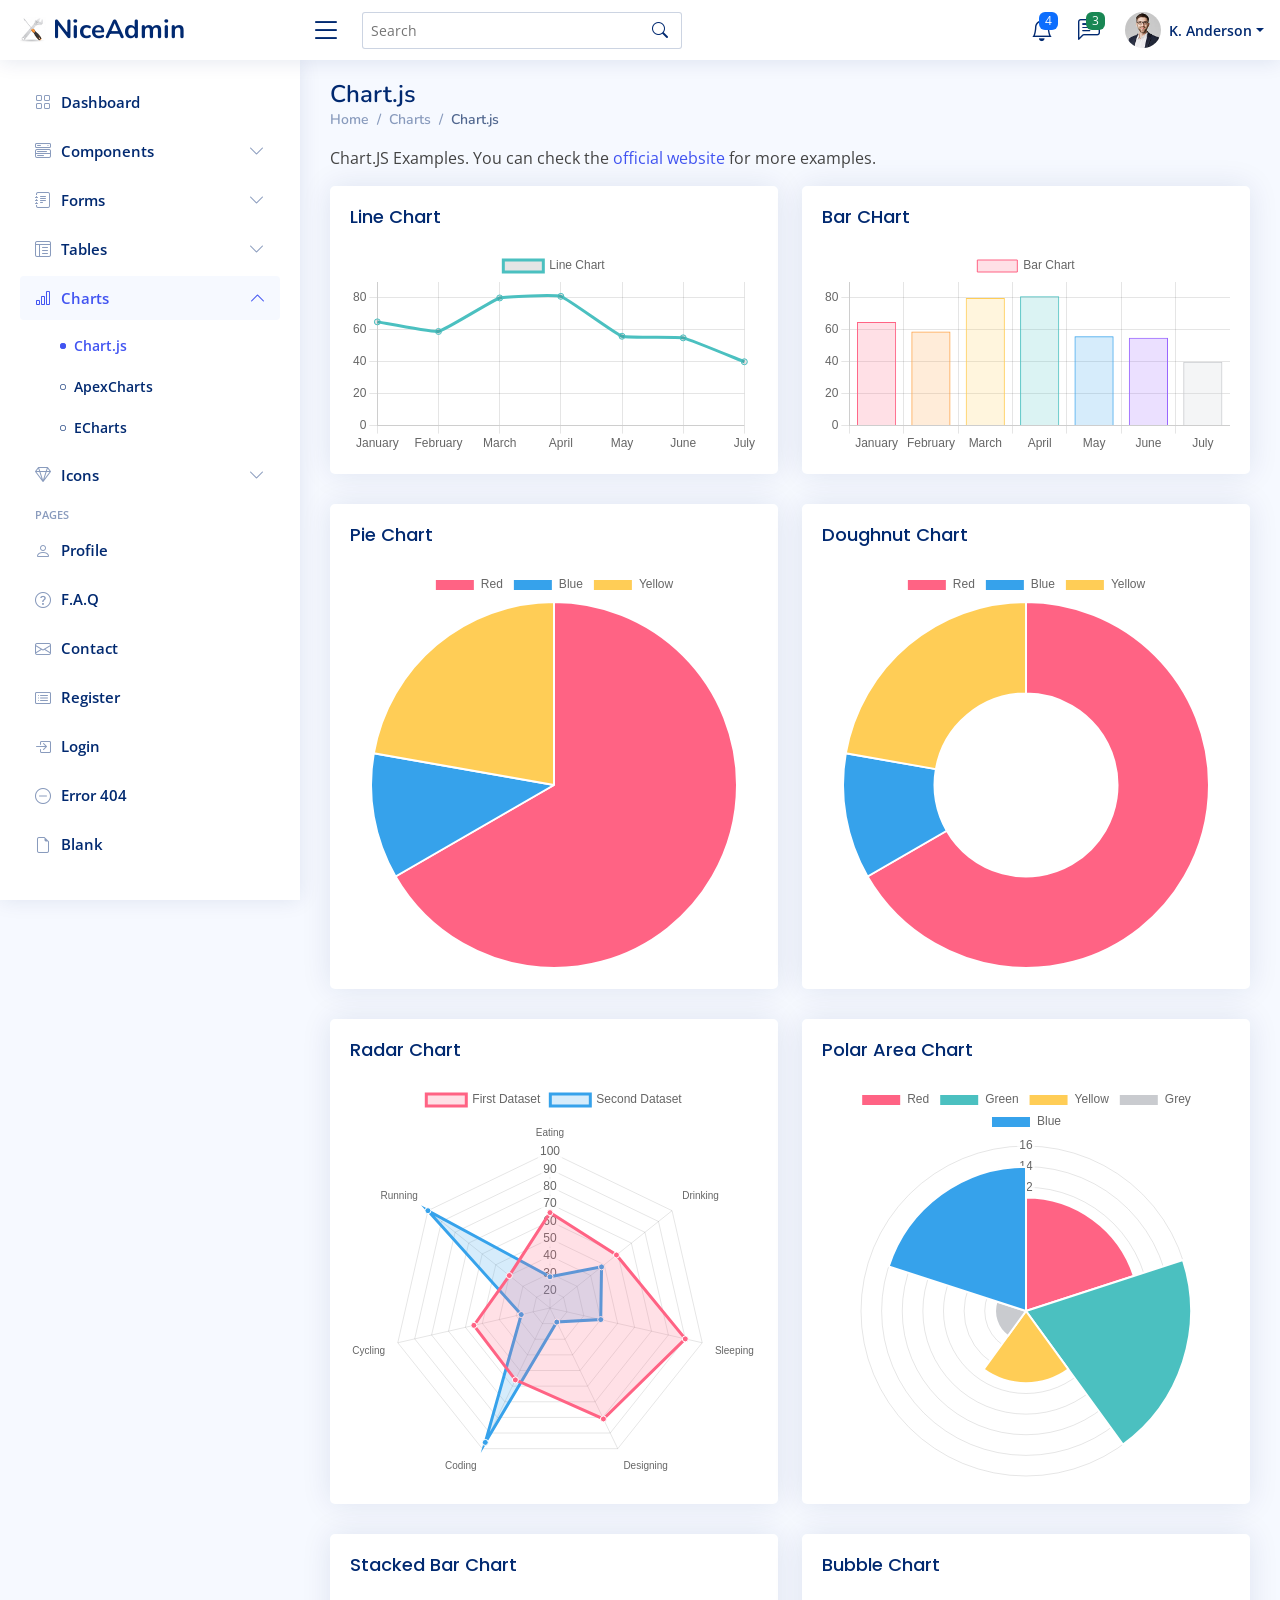
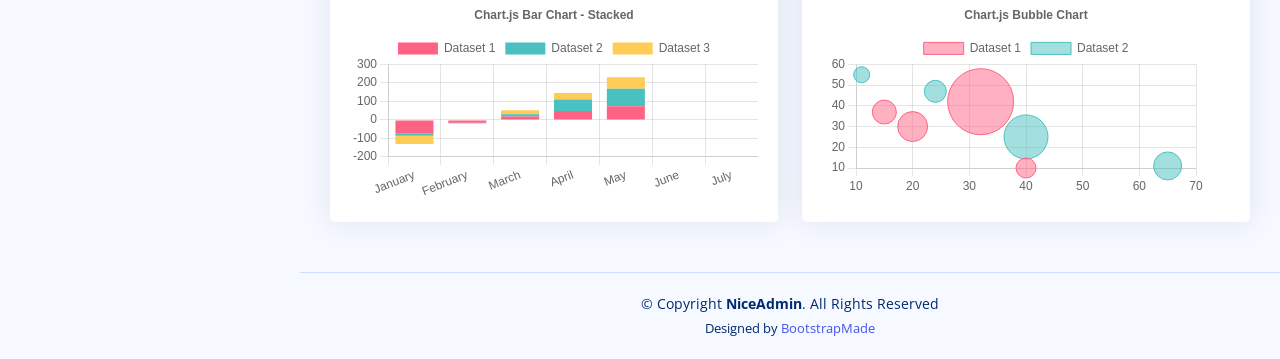
<file: charts-chartjs.html>
<!DOCTYPE html>
<html lang="en">

<head>
  <meta charset="utf-8">
  <meta content="width=device-width, initial-scale=1.0" name="viewport">

  <title>Charts / Chart.js - NiceAdmin Bootstrap Template</title>
  <meta content="" name="description">
  <meta content="" name="keywords">

  <!-- Favicons -->
  <link href="assets/img/favicon.png" rel="icon">
  <link href="assets/img/apple-touch-icon.png" rel="apple-touch-icon">

  <!-- Google Fonts -->
  <link href="https://fonts.gstatic.com" rel="preconnect">
  <link href="https://fonts.googleapis.com/css?family=Open+Sans:300,300i,400,400i,600,600i,700,700i|Nunito:300,300i,400,400i,600,600i,700,700i|Poppins:300,300i,400,400i,500,500i,600,600i,700,700i" rel="stylesheet">

  <!-- Vendor CSS Files -->
  <link href="assets/vendor/bootstrap/css/bootstrap.min.css" rel="stylesheet">
  <link href="assets/vendor/bootstrap-icons/bootstrap-icons.css" rel="stylesheet">
  <link href="assets/vendor/boxicons/css/boxicons.min.css" rel="stylesheet">
  <link href="assets/vendor/quill/quill.snow.css" rel="stylesheet">
  <link href="assets/vendor/quill/quill.bubble.css" rel="stylesheet">
  <link href="assets/vendor/remixicon/remixicon.css" rel="stylesheet">
  <link href="assets/vendor/simple-datatables/style.css" rel="stylesheet">

  <!-- Template Main CSS File -->
  <link href="assets/css/style.css" rel="stylesheet">

  <!-- =======================================================
  * Template Name: NiceAdmin - v2.5.0
  * Template URL: https://bootstrapmade.com/nice-admin-bootstrap-admin-html-template/
  * Author: BootstrapMade.com
  * License: https://bootstrapmade.com/license/
  ======================================================== -->
</head>

<body>

  <!-- ======= Header ======= -->
  <header id="header" class="header fixed-top d-flex align-items-center">

    <div class="d-flex align-items-center justify-content-between">
      <a href="index.html" class="logo d-flex align-items-center">
        <img src="assets/img/logo.png" alt="">
        <span class="d-none d-lg-block">NiceAdmin</span>
      </a>
      <i class="bi bi-list toggle-sidebar-btn"></i>
    </div><!-- End Logo -->

    <div class="search-bar">
      <form class="search-form d-flex align-items-center" method="POST" action="#">
        <input type="text" name="query" placeholder="Search" title="Enter search keyword">
        <button type="submit" title="Search"><i class="bi bi-search"></i></button>
      </form>
    </div><!-- End Search Bar -->

    <nav class="header-nav ms-auto">
      <ul class="d-flex align-items-center">

        <li class="nav-item d-block d-lg-none">
          <a class="nav-link nav-icon search-bar-toggle " href="#">
            <i class="bi bi-search"></i>
          </a>
        </li><!-- End Search Icon-->

        <li class="nav-item dropdown">

          <a class="nav-link nav-icon" href="#" data-bs-toggle="dropdown">
            <i class="bi bi-bell"></i>
            <span class="badge bg-primary badge-number">4</span>
          </a><!-- End Notification Icon -->

          <ul class="dropdown-menu dropdown-menu-end dropdown-menu-arrow notifications">
            <li class="dropdown-header">
              You have 4 new notifications
              <a href="#"><span class="badge rounded-pill bg-primary p-2 ms-2">View all</span></a>
            </li>
            <li>
              <hr class="dropdown-divider">
            </li>

            <li class="notification-item">
              <i class="bi bi-exclamation-circle text-warning"></i>
              <div>
                <h4>Lorem Ipsum</h4>
                <p>Quae dolorem earum veritatis oditseno</p>
                <p>30 min. ago</p>
              </div>
            </li>

            <li>
              <hr class="dropdown-divider">
            </li>

            <li class="notification-item">
              <i class="bi bi-x-circle text-danger"></i>
              <div>
                <h4>Atque rerum nesciunt</h4>
                <p>Quae dolorem earum veritatis oditseno</p>
                <p>1 hr. ago</p>
              </div>
            </li>

            <li>
              <hr class="dropdown-divider">
            </li>

            <li class="notification-item">
              <i class="bi bi-check-circle text-success"></i>
              <div>
                <h4>Sit rerum fuga</h4>
                <p>Quae dolorem earum veritatis oditseno</p>
                <p>2 hrs. ago</p>
              </div>
            </li>

            <li>
              <hr class="dropdown-divider">
            </li>

            <li class="notification-item">
              <i class="bi bi-info-circle text-primary"></i>
              <div>
                <h4>Dicta reprehenderit</h4>
                <p>Quae dolorem earum veritatis oditseno</p>
                <p>4 hrs. ago</p>
              </div>
            </li>

            <li>
              <hr class="dropdown-divider">
            </li>
            <li class="dropdown-footer">
              <a href="#">Show all notifications</a>
            </li>

          </ul><!-- End Notification Dropdown Items -->

        </li><!-- End Notification Nav -->

        <li class="nav-item dropdown">

          <a class="nav-link nav-icon" href="#" data-bs-toggle="dropdown">
            <i class="bi bi-chat-left-text"></i>
            <span class="badge bg-success badge-number">3</span>
          </a><!-- End Messages Icon -->

          <ul class="dropdown-menu dropdown-menu-end dropdown-menu-arrow messages">
            <li class="dropdown-header">
              You have 3 new messages
              <a href="#"><span class="badge rounded-pill bg-primary p-2 ms-2">View all</span></a>
            </li>
            <li>
              <hr class="dropdown-divider">
            </li>

            <li class="message-item">
              <a href="#">
                <img src="assets/img/messages-1.jpg" alt="" class="rounded-circle">
                <div>
                  <h4>Maria Hudson</h4>
                  <p>Velit asperiores et ducimus soluta repudiandae labore officia est ut...</p>
                  <p>4 hrs. ago</p>
                </div>
              </a>
            </li>
            <li>
              <hr class="dropdown-divider">
            </li>

            <li class="message-item">
              <a href="#">
                <img src="assets/img/messages-2.jpg" alt="" class="rounded-circle">
                <div>
                  <h4>Anna Nelson</h4>
                  <p>Velit asperiores et ducimus soluta repudiandae labore officia est ut...</p>
                  <p>6 hrs. ago</p>
                </div>
              </a>
            </li>
            <li>
              <hr class="dropdown-divider">
            </li>

            <li class="message-item">
              <a href="#">
                <img src="assets/img/messages-3.jpg" alt="" class="rounded-circle">
                <div>
                  <h4>David Muldon</h4>
                  <p>Velit asperiores et ducimus soluta repudiandae labore officia est ut...</p>
                  <p>8 hrs. ago</p>
                </div>
              </a>
            </li>
            <li>
              <hr class="dropdown-divider">
            </li>

            <li class="dropdown-footer">
              <a href="#">Show all messages</a>
            </li>

          </ul><!-- End Messages Dropdown Items -->

        </li><!-- End Messages Nav -->

        <li class="nav-item dropdown pe-3">

          <a class="nav-link nav-profile d-flex align-items-center pe-0" href="#" data-bs-toggle="dropdown">
            <img src="assets/img/profile-img.jpg" alt="Profile" class="rounded-circle">
            <span class="d-none d-md-block dropdown-toggle ps-2">K. Anderson</span>
          </a><!-- End Profile Iamge Icon -->

          <ul class="dropdown-menu dropdown-menu-end dropdown-menu-arrow profile">
            <li class="dropdown-header">
              <h6>Kevin Anderson</h6>
              <span>Web Designer</span>
            </li>
            <li>
              <hr class="dropdown-divider">
            </li>

            <li>
              <a class="dropdown-item d-flex align-items-center" href="users-profile.html">
                <i class="bi bi-person"></i>
                <span>My Profile</span>
              </a>
            </li>
            <li>
              <hr class="dropdown-divider">
            </li>

            <li>
              <a class="dropdown-item d-flex align-items-center" href="users-profile.html">
                <i class="bi bi-gear"></i>
                <span>Account Settings</span>
              </a>
            </li>
            <li>
              <hr class="dropdown-divider">
            </li>

            <li>
              <a class="dropdown-item d-flex align-items-center" href="pages-faq.html">
                <i class="bi bi-question-circle"></i>
                <span>Need Help?</span>
              </a>
            </li>
            <li>
              <hr class="dropdown-divider">
            </li>

            <li>
              <a class="dropdown-item d-flex align-items-center" href="#">
                <i class="bi bi-box-arrow-right"></i>
                <span>Sign Out</span>
              </a>
            </li>

          </ul><!-- End Profile Dropdown Items -->
        </li><!-- End Profile Nav -->

      </ul>
    </nav><!-- End Icons Navigation -->

  </header><!-- End Header -->

  <!-- ======= Sidebar ======= -->
  <aside id="sidebar" class="sidebar">

    <ul class="sidebar-nav" id="sidebar-nav">

      <li class="nav-item">
        <a class="nav-link collapsed" href="index.html">
          <i class="bi bi-grid"></i>
          <span>Dashboard</span>
        </a>
      </li><!-- End Dashboard Nav -->

      <li class="nav-item">
        <a class="nav-link collapsed" data-bs-target="#components-nav" data-bs-toggle="collapse" href="#">
          <i class="bi bi-menu-button-wide"></i><span>Components</span><i class="bi bi-chevron-down ms-auto"></i>
        </a>
        <ul id="components-nav" class="nav-content collapse " data-bs-parent="#sidebar-nav">
          <li>
            <a href="components-alerts.html">
              <i class="bi bi-circle"></i><span>Alerts</span>
            </a>
          </li>
          <li>
            <a href="components-accordion.html">
              <i class="bi bi-circle"></i><span>Accordion</span>
            </a>
          </li>
          <li>
            <a href="components-badges.html">
              <i class="bi bi-circle"></i><span>Badges</span>
            </a>
          </li>
          <li>
            <a href="components-breadcrumbs.html">
              <i class="bi bi-circle"></i><span>Breadcrumbs</span>
            </a>
          </li>
          <li>
            <a href="components-buttons.html">
              <i class="bi bi-circle"></i><span>Buttons</span>
            </a>
          </li>
          <li>
            <a href="components-cards.html">
              <i class="bi bi-circle"></i><span>Cards</span>
            </a>
          </li>
          <li>
            <a href="components-carousel.html">
              <i class="bi bi-circle"></i><span>Carousel</span>
            </a>
          </li>
          <li>
            <a href="components-list-group.html">
              <i class="bi bi-circle"></i><span>List group</span>
            </a>
          </li>
          <li>
            <a href="components-modal.html">
              <i class="bi bi-circle"></i><span>Modal</span>
            </a>
          </li>
          <li>
            <a href="components-tabs.html">
              <i class="bi bi-circle"></i><span>Tabs</span>
            </a>
          </li>
          <li>
            <a href="components-pagination.html">
              <i class="bi bi-circle"></i><span>Pagination</span>
            </a>
          </li>
          <li>
            <a href="components-progress.html">
              <i class="bi bi-circle"></i><span>Progress</span>
            </a>
          </li>
          <li>
            <a href="components-spinners.html">
              <i class="bi bi-circle"></i><span>Spinners</span>
            </a>
          </li>
          <li>
            <a href="components-tooltips.html">
              <i class="bi bi-circle"></i><span>Tooltips</span>
            </a>
          </li>
        </ul>
      </li><!-- End Components Nav -->

      <li class="nav-item">
        <a class="nav-link collapsed" data-bs-target="#forms-nav" data-bs-toggle="collapse" href="#">
          <i class="bi bi-journal-text"></i><span>Forms</span><i class="bi bi-chevron-down ms-auto"></i>
        </a>
        <ul id="forms-nav" class="nav-content collapse " data-bs-parent="#sidebar-nav">
          <li>
            <a href="forms-elements.html">
              <i class="bi bi-circle"></i><span>Form Elements</span>
            </a>
          </li>
          <li>
            <a href="forms-layouts.html">
              <i class="bi bi-circle"></i><span>Form Layouts</span>
            </a>
          </li>
          <li>
            <a href="forms-editors.html">
              <i class="bi bi-circle"></i><span>Form Editors</span>
            </a>
          </li>
          <li>
            <a href="forms-validation.html">
              <i class="bi bi-circle"></i><span>Form Validation</span>
            </a>
          </li>
        </ul>
      </li><!-- End Forms Nav -->

      <li class="nav-item">
        <a class="nav-link collapsed" data-bs-target="#tables-nav" data-bs-toggle="collapse" href="#">
          <i class="bi bi-layout-text-window-reverse"></i><span>Tables</span><i class="bi bi-chevron-down ms-auto"></i>
        </a>
        <ul id="tables-nav" class="nav-content collapse " data-bs-parent="#sidebar-nav">
          <li>
            <a href="tables-general.html">
              <i class="bi bi-circle"></i><span>General Tables</span>
            </a>
          </li>
          <li>
            <a href="tables-data.html">
              <i class="bi bi-circle"></i><span>Data Tables</span>
            </a>
          </li>
        </ul>
      </li><!-- End Tables Nav -->

      <li class="nav-item">
        <a class="nav-link " data-bs-target="#charts-nav" data-bs-toggle="collapse" href="#">
          <i class="bi bi-bar-chart"></i><span>Charts</span><i class="bi bi-chevron-down ms-auto"></i>
        </a>
        <ul id="charts-nav" class="nav-content collapse show" data-bs-parent="#sidebar-nav">
          <li>
            <a href="charts-chartjs.html" class="active">
              <i class="bi bi-circle"></i><span>Chart.js</span>
            </a>
          </li>
          <li>
            <a href="charts-apexcharts.html">
              <i class="bi bi-circle"></i><span>ApexCharts</span>
            </a>
          </li>
          <li>
            <a href="charts-echarts.html">
              <i class="bi bi-circle"></i><span>ECharts</span>
            </a>
          </li>
        </ul>
      </li><!-- End Charts Nav -->

      <li class="nav-item">
        <a class="nav-link collapsed" data-bs-target="#icons-nav" data-bs-toggle="collapse" href="#">
          <i class="bi bi-gem"></i><span>Icons</span><i class="bi bi-chevron-down ms-auto"></i>
        </a>
        <ul id="icons-nav" class="nav-content collapse " data-bs-parent="#sidebar-nav">
          <li>
            <a href="icons-bootstrap.html">
              <i class="bi bi-circle"></i><span>Bootstrap Icons</span>
            </a>
          </li>
          <li>
            <a href="icons-remix.html">
              <i class="bi bi-circle"></i><span>Remix Icons</span>
            </a>
          </li>
          <li>
            <a href="icons-boxicons.html">
              <i class="bi bi-circle"></i><span>Boxicons</span>
            </a>
          </li>
        </ul>
      </li><!-- End Icons Nav -->

      <li class="nav-heading">Pages</li>

      <li class="nav-item">
        <a class="nav-link collapsed" href="users-profile.html">
          <i class="bi bi-person"></i>
          <span>Profile</span>
        </a>
      </li><!-- End Profile Page Nav -->

      <li class="nav-item">
        <a class="nav-link collapsed" href="pages-faq.html">
          <i class="bi bi-question-circle"></i>
          <span>F.A.Q</span>
        </a>
      </li><!-- End F.A.Q Page Nav -->

      <li class="nav-item">
        <a class="nav-link collapsed" href="pages-contact.html">
          <i class="bi bi-envelope"></i>
          <span>Contact</span>
        </a>
      </li><!-- End Contact Page Nav -->

      <li class="nav-item">
        <a class="nav-link collapsed" href="pages-register.html">
          <i class="bi bi-card-list"></i>
          <span>Register</span>
        </a>
      </li><!-- End Register Page Nav -->

      <li class="nav-item">
        <a class="nav-link collapsed" href="pages-login.html">
          <i class="bi bi-box-arrow-in-right"></i>
          <span>Login</span>
        </a>
      </li><!-- End Login Page Nav -->

      <li class="nav-item">
        <a class="nav-link collapsed" href="pages-error-404.html">
          <i class="bi bi-dash-circle"></i>
          <span>Error 404</span>
        </a>
      </li><!-- End Error 404 Page Nav -->

      <li class="nav-item">
        <a class="nav-link collapsed" href="pages-blank.html">
          <i class="bi bi-file-earmark"></i>
          <span>Blank</span>
        </a>
      </li><!-- End Blank Page Nav -->

    </ul>

  </aside><!-- End Sidebar-->

  <main id="main" class="main">

    <div class="pagetitle">
      <h1>Chart.js</h1>
      <nav>
        <ol class="breadcrumb">
          <li class="breadcrumb-item"><a href="index.html">Home</a></li>
          <li class="breadcrumb-item">Charts</li>
          <li class="breadcrumb-item active">Chart.js</li>
        </ol>
      </nav>
    </div><!-- End Page Title -->

    <p>Chart.JS Examples. You can check the <a href="https://www.chartjs.org/docs/latest/samples/" target="_blank">official website</a> for more examples.</p>

    <section class="section">
      <div class="row">

        <div class="col-lg-6">
          <div class="card">
            <div class="card-body">
              <h5 class="card-title">Line Chart</h5>

              <!-- Line Chart -->
              <canvas id="lineChart" style="max-height: 400px;"></canvas>
              <script>
                document.addEventListener("DOMContentLoaded", () => {
                  new Chart(document.querySelector('#lineChart'), {
                    type: 'line',
                    data: {
                      labels: ['January', 'February', 'March', 'April', 'May', 'June', 'July'],
                      datasets: [{
                        label: 'Line Chart',
                        data: [65, 59, 80, 81, 56, 55, 40],
                        fill: false,
                        borderColor: 'rgb(75, 192, 192)',
                        tension: 0.1
                      }]
                    },
                    options: {
                      scales: {
                        y: {
                          beginAtZero: true
                        }
                      }
                    }
                  });
                });
              </script>
              <!-- End Line CHart -->

            </div>
          </div>
        </div>

        <div class="col-lg-6">
          <div class="card">
            <div class="card-body">
              <h5 class="card-title">Bar CHart</h5>

              <!-- Bar Chart -->
              <canvas id="barChart" style="max-height: 400px;"></canvas>
              <script>
                document.addEventListener("DOMContentLoaded", () => {
                  new Chart(document.querySelector('#barChart'), {
                    type: 'bar',
                    data: {
                      labels: ['January', 'February', 'March', 'April', 'May', 'June', 'July'],
                      datasets: [{
                        label: 'Bar Chart',
                        data: [65, 59, 80, 81, 56, 55, 40],
                        backgroundColor: [
                          'rgba(255, 99, 132, 0.2)',
                          'rgba(255, 159, 64, 0.2)',
                          'rgba(255, 205, 86, 0.2)',
                          'rgba(75, 192, 192, 0.2)',
                          'rgba(54, 162, 235, 0.2)',
                          'rgba(153, 102, 255, 0.2)',
                          'rgba(201, 203, 207, 0.2)'
                        ],
                        borderColor: [
                          'rgb(255, 99, 132)',
                          'rgb(255, 159, 64)',
                          'rgb(255, 205, 86)',
                          'rgb(75, 192, 192)',
                          'rgb(54, 162, 235)',
                          'rgb(153, 102, 255)',
                          'rgb(201, 203, 207)'
                        ],
                        borderWidth: 1
                      }]
                    },
                    options: {
                      scales: {
                        y: {
                          beginAtZero: true
                        }
                      }
                    }
                  });
                });
              </script>
              <!-- End Bar CHart -->

            </div>
          </div>
        </div>

        <div class="col-lg-6">
          <div class="card">
            <div class="card-body">
              <h5 class="card-title">Pie Chart</h5>

              <!-- Pie Chart -->
              <canvas id="pieChart" style="max-height: 400px;"></canvas>
              <script>
                document.addEventListener("DOMContentLoaded", () => {
                  new Chart(document.querySelector('#pieChart'), {
                    type: 'pie',
                    data: {
                      labels: [
                        'Red',
                        'Blue',
                        'Yellow'
                      ],
                      datasets: [{
                        label: 'My First Dataset',
                        data: [300, 50, 100],
                        backgroundColor: [
                          'rgb(255, 99, 132)',
                          'rgb(54, 162, 235)',
                          'rgb(255, 205, 86)'
                        ],
                        hoverOffset: 4
                      }]
                    }
                  });
                });
              </script>
              <!-- End Pie CHart -->

            </div>
          </div>
        </div>

        <div class="col-lg-6">
          <div class="card">
            <div class="card-body">
              <h5 class="card-title">Doughnut Chart</h5>

              <!-- Doughnut Chart -->
              <canvas id="doughnutChart" style="max-height: 400px;"></canvas>
              <script>
                document.addEventListener("DOMContentLoaded", () => {
                  new Chart(document.querySelector('#doughnutChart'), {
                    type: 'doughnut',
                    data: {
                      labels: [
                        'Red',
                        'Blue',
                        'Yellow'
                      ],
                      datasets: [{
                        label: 'My First Dataset',
                        data: [300, 50, 100],
                        backgroundColor: [
                          'rgb(255, 99, 132)',
                          'rgb(54, 162, 235)',
                          'rgb(255, 205, 86)'
                        ],
                        hoverOffset: 4
                      }]
                    }
                  });
                });
              </script>
              <!-- End Doughnut CHart -->

            </div>
          </div>
        </div>

        <div class="col-lg-6">
          <div class="card">
            <div class="card-body">
              <h5 class="card-title">Radar Chart</h5>

              <!-- Radar Chart -->
              <canvas id="radarChart" style="max-height: 400px;"></canvas>
              <script>
                document.addEventListener("DOMContentLoaded", () => {
                  new Chart(document.querySelector('#radarChart'), {
                    type: 'radar',
                    data: {
                      labels: [
                        'Eating',
                        'Drinking',
                        'Sleeping',
                        'Designing',
                        'Coding',
                        'Cycling',
                        'Running'
                      ],
                      datasets: [{
                        label: 'First Dataset',
                        data: [65, 59, 90, 81, 56, 55, 40],
                        fill: true,
                        backgroundColor: 'rgba(255, 99, 132, 0.2)',
                        borderColor: 'rgb(255, 99, 132)',
                        pointBackgroundColor: 'rgb(255, 99, 132)',
                        pointBorderColor: '#fff',
                        pointHoverBackgroundColor: '#fff',
                        pointHoverBorderColor: 'rgb(255, 99, 132)'
                      }, {
                        label: 'Second Dataset',
                        data: [28, 48, 40, 19, 96, 27, 100],
                        fill: true,
                        backgroundColor: 'rgba(54, 162, 235, 0.2)',
                        borderColor: 'rgb(54, 162, 235)',
                        pointBackgroundColor: 'rgb(54, 162, 235)',
                        pointBorderColor: '#fff',
                        pointHoverBackgroundColor: '#fff',
                        pointHoverBorderColor: 'rgb(54, 162, 235)'
                      }]
                    },
                    options: {
                      elements: {
                        line: {
                          borderWidth: 3
                        }
                      }
                    }
                  });
                });
              </script>
              <!-- End Radar CHart -->

            </div>
          </div>
        </div>

        <div class="col-lg-6">
          <div class="card">
            <div class="card-body">
              <h5 class="card-title">Polar Area Chart</h5>

              <!-- Polar Area Chart -->
              <canvas id="polarAreaChart" style="max-height: 400px;"></canvas>
              <script>
                document.addEventListener("DOMContentLoaded", () => {
                  new Chart(document.querySelector('#polarAreaChart'), {
                    type: 'polarArea',
                    data: {
                      labels: [
                        'Red',
                        'Green',
                        'Yellow',
                        'Grey',
                        'Blue'
                      ],
                      datasets: [{
                        label: 'My First Dataset',
                        data: [11, 16, 7, 3, 14],
                        backgroundColor: [
                          'rgb(255, 99, 132)',
                          'rgb(75, 192, 192)',
                          'rgb(255, 205, 86)',
                          'rgb(201, 203, 207)',
                          'rgb(54, 162, 235)'
                        ]
                      }]
                    }
                  });
                });
              </script>
              <!-- End Polar Area Chart -->

            </div>
          </div>
        </div>

        <div class="col-lg-6">
          <div class="card">
            <div class="card-body">
              <h5 class="card-title">Stacked Bar Chart</h5>

              <!-- Stacked Bar Chart -->
              <canvas id="stakedBarChart" style="max-height: 400px;"></canvas>
              <script>
                document.addEventListener("DOMContentLoaded", () => {
                  new Chart(document.querySelector('#stakedBarChart'), {
                    type: 'bar',
                    data: {
                      labels: ['January', 'February', 'March', 'April', 'May', 'June', 'July'],
                      datasets: [{
                          label: 'Dataset 1',
                          data: [-75, -15, 18, 48, 74],
                          backgroundColor: 'rgb(255, 99, 132)',
                        },
                        {
                          label: 'Dataset 2',
                          data: [-11, -1, 12, 62, 95],
                          backgroundColor: 'rgb(75, 192, 192)',
                        },
                        {
                          label: 'Dataset 3',
                          data: [-44, -5, 22, 35, 62],
                          backgroundColor: 'rgb(255, 205, 86)',
                        },
                      ]
                    },
                    options: {
                      plugins: {
                        title: {
                          display: true,
                          text: 'Chart.js Bar Chart - Stacked'
                        },
                      },
                      responsive: true,
                      scales: {
                        x: {
                          stacked: true,
                        },
                        y: {
                          stacked: true
                        }
                      }
                    }
                  });
                });
              </script>
              <!-- End Stacked Bar Chart -->

            </div>
          </div>
        </div>

        <div class="col-lg-6">
          <div class="card">
            <div class="card-body">
              <h5 class="card-title">Bubble Chart</h5>

              <!-- Bubble Chart -->
              <canvas id="bubbleChart" style="max-height: 400px;"></canvas>
              <script>
                document.addEventListener("DOMContentLoaded", () => {
                  new Chart(document.querySelector('#bubbleChart'), {
                    type: 'bubble',
                    data: {
                      labels: ['January', 'February', 'March', 'April', 'May', 'June', 'July'],
                      datasets: [{
                          label: 'Dataset 1',
                          data: [{
                              x: 20,
                              y: 30,
                              r: 15
                            },
                            {
                              x: 40,
                              y: 10,
                              r: 10
                            },
                            {
                              x: 15,
                              y: 37,
                              r: 12
                            },
                            {
                              x: 32,
                              y: 42,
                              r: 33
                            }
                          ],
                          borderColor: 'rgb(255, 99, 132)',
                          backgroundColor: 'rgba(255, 99, 132, 0.5)'
                        },
                        {
                          label: 'Dataset 2',
                          data: [{
                              x: 40,
                              y: 25,
                              r: 22
                            },
                            {
                              x: 24,
                              y: 47,
                              r: 11
                            },
                            {
                              x: 65,
                              y: 11,
                              r: 14
                            },
                            {
                              x: 11,
                              y: 55,
                              r: 8
                            }
                          ],
                          borderColor: 'rgb(75, 192, 192)',
                          backgroundColor: 'rgba(75, 192, 192, 0.5)'
                        }
                      ]
                    },
                    options: {
                      responsive: true,
                      plugins: {
                        legend: {
                          position: 'top',
                        },
                        title: {
                          display: true,
                          text: 'Chart.js Bubble Chart'
                        }
                      }
                    }
                  });
                });
              </script>
              <!-- End Bubble Chart -->

            </div>
          </div>
        </div>

      </div>
    </section>

  </main><!-- End #main -->

  <!-- ======= Footer ======= -->
  <footer id="footer" class="footer">
    <div class="copyright">
      &copy; Copyright <strong><span>NiceAdmin</span></strong>. All Rights Reserved
    </div>
    <div class="credits">
      <!-- All the links in the footer should remain intact. -->
      <!-- You can delete the links only if you purchased the pro version. -->
      <!-- Licensing information: https://bootstrapmade.com/license/ -->
      <!-- Purchase the pro version with working PHP/AJAX contact form: https://bootstrapmade.com/nice-admin-bootstrap-admin-html-template/ -->
      Designed by <a href="https://bootstrapmade.com/">BootstrapMade</a>
    </div>
  </footer><!-- End Footer -->

  <a href="#" class="back-to-top d-flex align-items-center justify-content-center"><i class="bi bi-arrow-up-short"></i></a>

  <!-- Vendor JS Files -->
  <script src="assets/vendor/apexcharts/apexcharts.min.js"></script>
  <script src="assets/vendor/bootstrap/js/bootstrap.bundle.min.js"></script>
  <script src="assets/vendor/chart.js/chart.umd.js"></script>
  <script src="assets/vendor/echarts/echarts.min.js"></script>
  <script src="assets/vendor/quill/quill.min.js"></script>
  <script src="assets/vendor/simple-datatables/simple-datatables.js"></script>
  <script src="assets/vendor/tinymce/tinymce.min.js"></script>
  <script src="assets/vendor/php-email-form/validate.js"></script>

  <!-- Template Main JS File -->
  <script src="assets/js/main.js"></script>

</body>

</html>
</file>
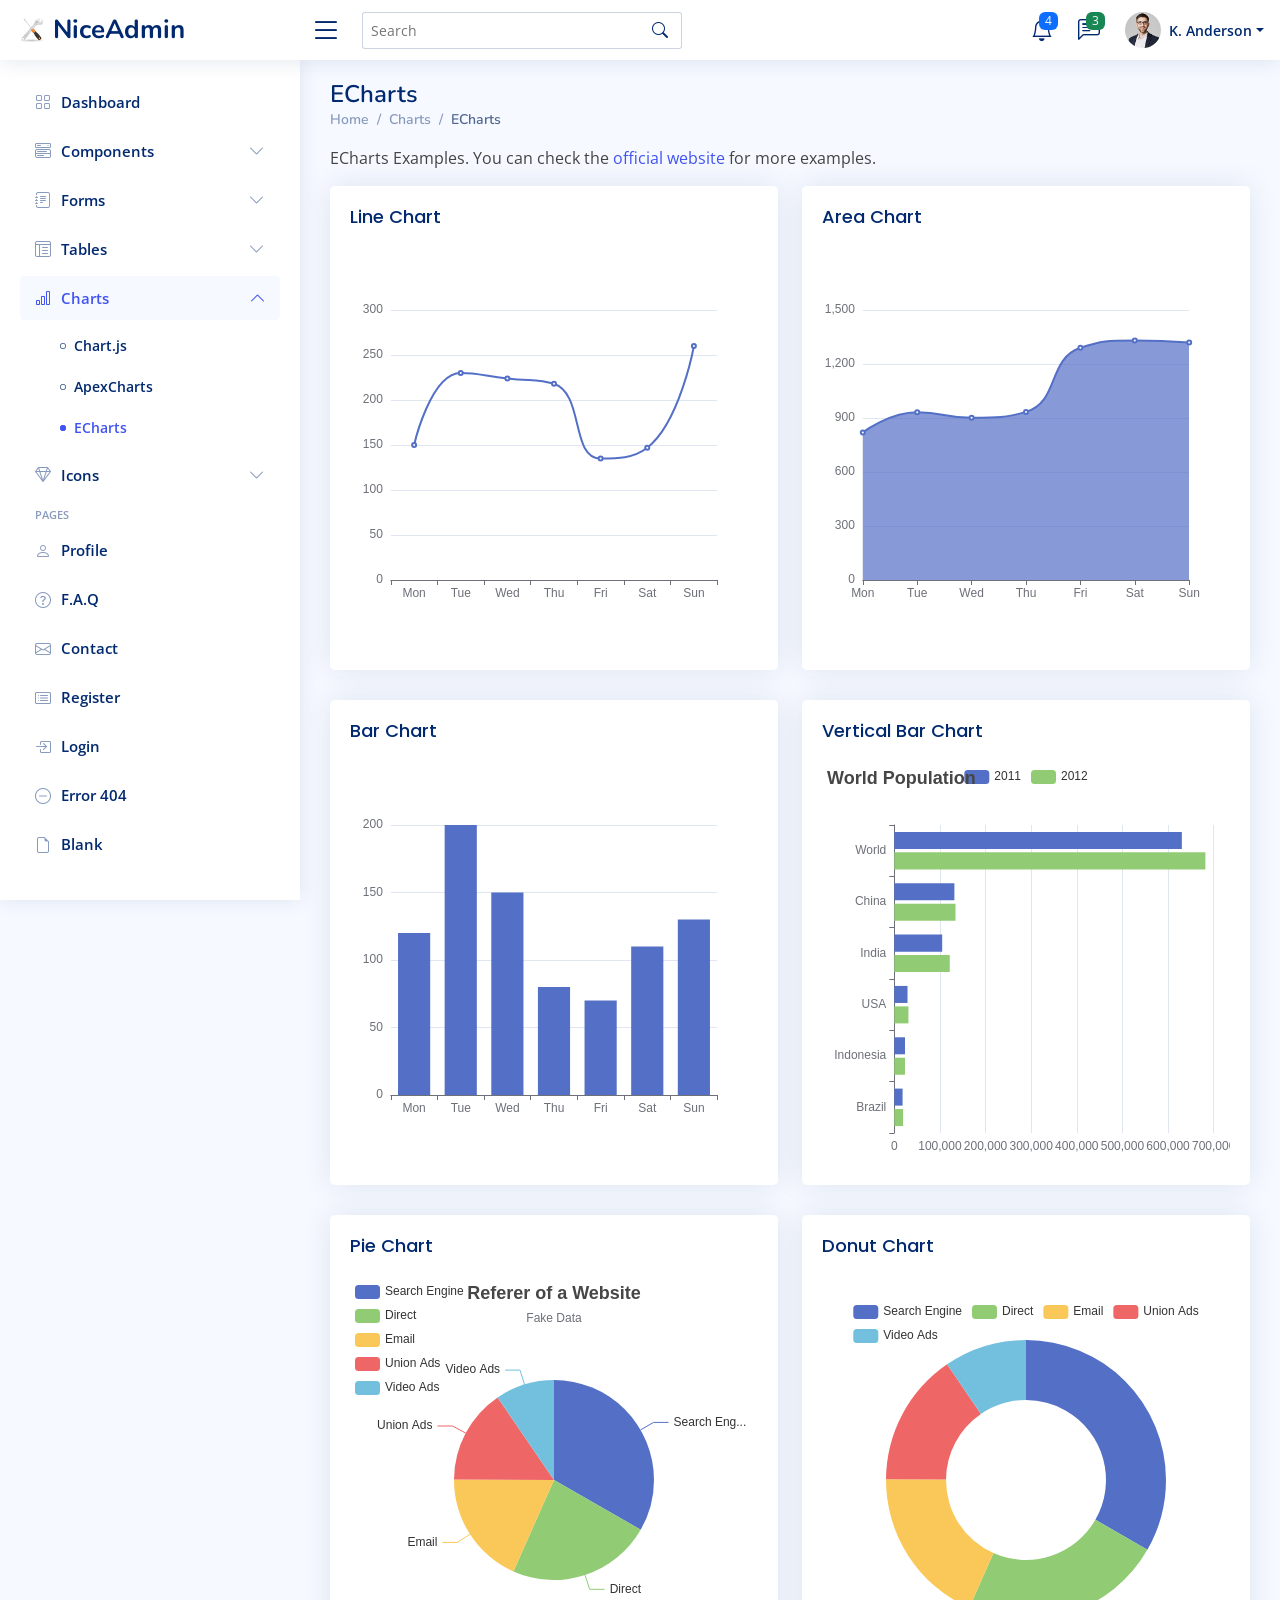
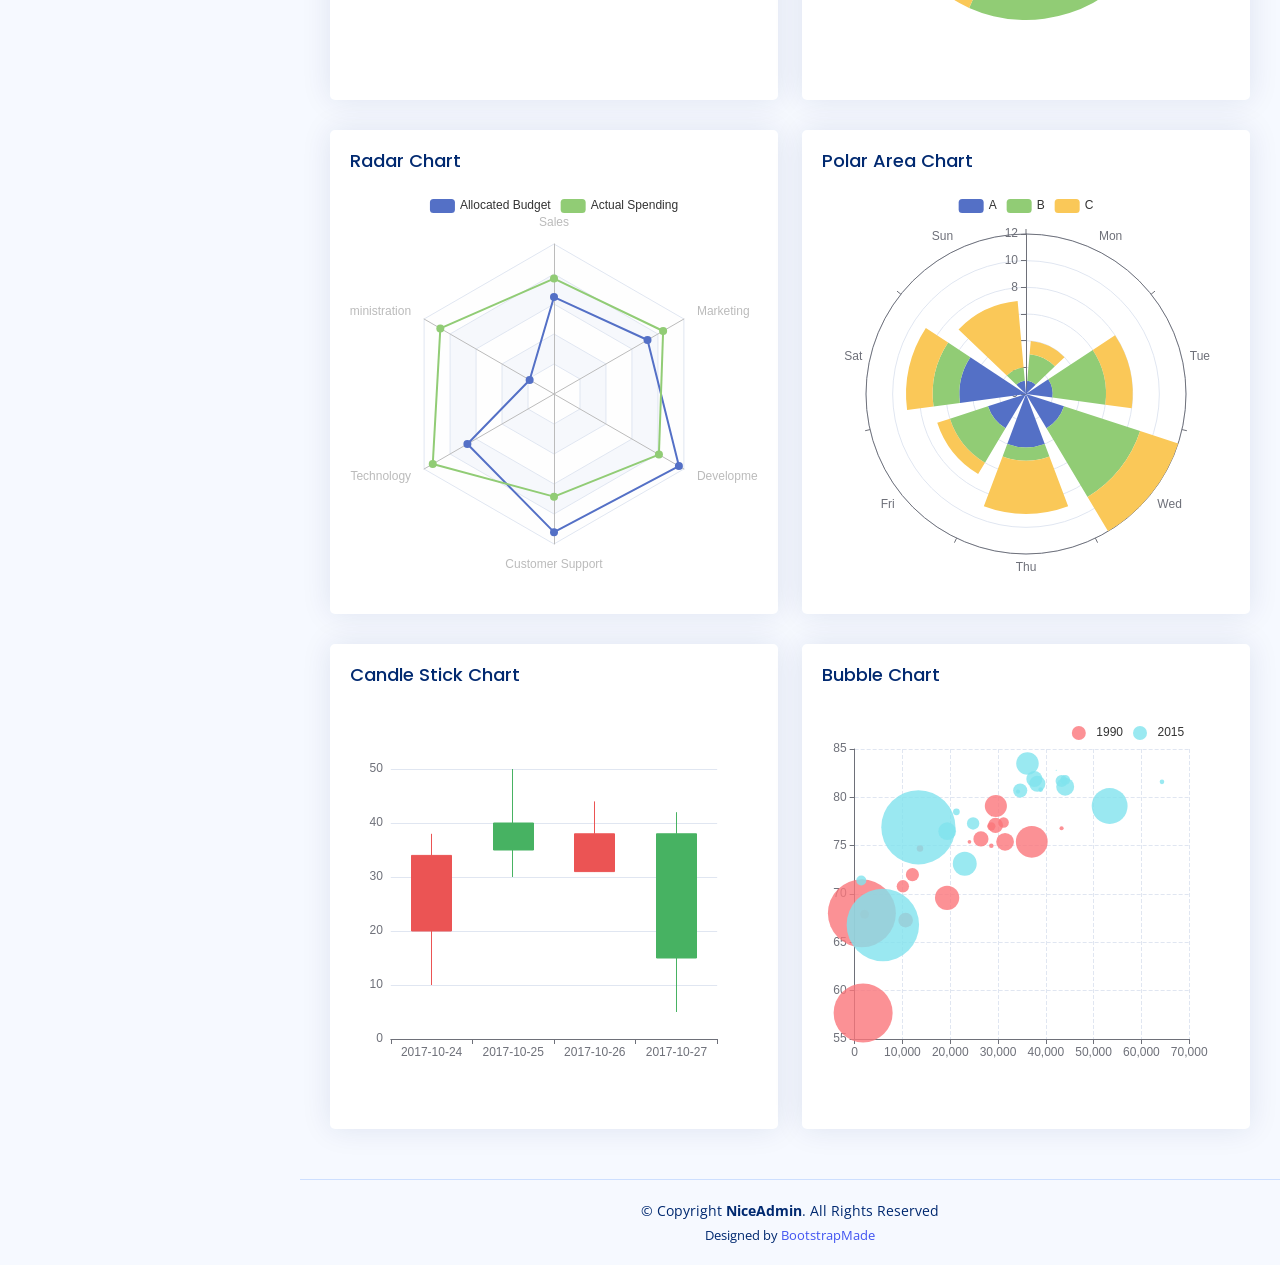
<file: charts-echarts.html>
<!DOCTYPE html>
<html lang="en">

<head>
  <meta charset="utf-8">
  <meta content="width=device-width, initial-scale=1.0" name="viewport">

  <title>Charts / ECharts - NiceAdmin Bootstrap Template</title>
  <meta content="" name="description">
  <meta content="" name="keywords">

  <!-- Favicons -->
  <link href="assets/img/favicon.png" rel="icon">
  <link href="assets/img/apple-touch-icon.png" rel="apple-touch-icon">

  <!-- Google Fonts -->
  <link href="https://fonts.gstatic.com" rel="preconnect">
  <link href="https://fonts.googleapis.com/css?family=Open+Sans:300,300i,400,400i,600,600i,700,700i|Nunito:300,300i,400,400i,600,600i,700,700i|Poppins:300,300i,400,400i,500,500i,600,600i,700,700i" rel="stylesheet">

  <!-- Vendor CSS Files -->
  <link href="assets/vendor/bootstrap/css/bootstrap.min.css" rel="stylesheet">
  <link href="assets/vendor/bootstrap-icons/bootstrap-icons.css" rel="stylesheet">
  <link href="assets/vendor/boxicons/css/boxicons.min.css" rel="stylesheet">
  <link href="assets/vendor/quill/quill.snow.css" rel="stylesheet">
  <link href="assets/vendor/quill/quill.bubble.css" rel="stylesheet">
  <link href="assets/vendor/remixicon/remixicon.css" rel="stylesheet">
  <link href="assets/vendor/simple-datatables/style.css" rel="stylesheet">

  <!-- Template Main CSS File -->
  <link href="assets/css/style.css" rel="stylesheet">

  <!-- =======================================================
  * Template Name: NiceAdmin - v2.5.0
  * Template URL: https://bootstrapmade.com/nice-admin-bootstrap-admin-html-template/
  * Author: BootstrapMade.com
  * License: https://bootstrapmade.com/license/
  ======================================================== -->
</head>

<body>

  <!-- ======= Header ======= -->
  <header id="header" class="header fixed-top d-flex align-items-center">

    <div class="d-flex align-items-center justify-content-between">
      <a href="index.html" class="logo d-flex align-items-center">
        <img src="assets/img/logo.png" alt="">
        <span class="d-none d-lg-block">NiceAdmin</span>
      </a>
      <i class="bi bi-list toggle-sidebar-btn"></i>
    </div><!-- End Logo -->

    <div class="search-bar">
      <form class="search-form d-flex align-items-center" method="POST" action="#">
        <input type="text" name="query" placeholder="Search" title="Enter search keyword">
        <button type="submit" title="Search"><i class="bi bi-search"></i></button>
      </form>
    </div><!-- End Search Bar -->

    <nav class="header-nav ms-auto">
      <ul class="d-flex align-items-center">

        <li class="nav-item d-block d-lg-none">
          <a class="nav-link nav-icon search-bar-toggle " href="#">
            <i class="bi bi-search"></i>
          </a>
        </li><!-- End Search Icon-->

        <li class="nav-item dropdown">

          <a class="nav-link nav-icon" href="#" data-bs-toggle="dropdown">
            <i class="bi bi-bell"></i>
            <span class="badge bg-primary badge-number">4</span>
          </a><!-- End Notification Icon -->

          <ul class="dropdown-menu dropdown-menu-end dropdown-menu-arrow notifications">
            <li class="dropdown-header">
              You have 4 new notifications
              <a href="#"><span class="badge rounded-pill bg-primary p-2 ms-2">View all</span></a>
            </li>
            <li>
              <hr class="dropdown-divider">
            </li>

            <li class="notification-item">
              <i class="bi bi-exclamation-circle text-warning"></i>
              <div>
                <h4>Lorem Ipsum</h4>
                <p>Quae dolorem earum veritatis oditseno</p>
                <p>30 min. ago</p>
              </div>
            </li>

            <li>
              <hr class="dropdown-divider">
            </li>

            <li class="notification-item">
              <i class="bi bi-x-circle text-danger"></i>
              <div>
                <h4>Atque rerum nesciunt</h4>
                <p>Quae dolorem earum veritatis oditseno</p>
                <p>1 hr. ago</p>
              </div>
            </li>

            <li>
              <hr class="dropdown-divider">
            </li>

            <li class="notification-item">
              <i class="bi bi-check-circle text-success"></i>
              <div>
                <h4>Sit rerum fuga</h4>
                <p>Quae dolorem earum veritatis oditseno</p>
                <p>2 hrs. ago</p>
              </div>
            </li>

            <li>
              <hr class="dropdown-divider">
            </li>

            <li class="notification-item">
              <i class="bi bi-info-circle text-primary"></i>
              <div>
                <h4>Dicta reprehenderit</h4>
                <p>Quae dolorem earum veritatis oditseno</p>
                <p>4 hrs. ago</p>
              </div>
            </li>

            <li>
              <hr class="dropdown-divider">
            </li>
            <li class="dropdown-footer">
              <a href="#">Show all notifications</a>
            </li>

          </ul><!-- End Notification Dropdown Items -->

        </li><!-- End Notification Nav -->

        <li class="nav-item dropdown">

          <a class="nav-link nav-icon" href="#" data-bs-toggle="dropdown">
            <i class="bi bi-chat-left-text"></i>
            <span class="badge bg-success badge-number">3</span>
          </a><!-- End Messages Icon -->

          <ul class="dropdown-menu dropdown-menu-end dropdown-menu-arrow messages">
            <li class="dropdown-header">
              You have 3 new messages
              <a href="#"><span class="badge rounded-pill bg-primary p-2 ms-2">View all</span></a>
            </li>
            <li>
              <hr class="dropdown-divider">
            </li>

            <li class="message-item">
              <a href="#">
                <img src="assets/img/messages-1.jpg" alt="" class="rounded-circle">
                <div>
                  <h4>Maria Hudson</h4>
                  <p>Velit asperiores et ducimus soluta repudiandae labore officia est ut...</p>
                  <p>4 hrs. ago</p>
                </div>
              </a>
            </li>
            <li>
              <hr class="dropdown-divider">
            </li>

            <li class="message-item">
              <a href="#">
                <img src="assets/img/messages-2.jpg" alt="" class="rounded-circle">
                <div>
                  <h4>Anna Nelson</h4>
                  <p>Velit asperiores et ducimus soluta repudiandae labore officia est ut...</p>
                  <p>6 hrs. ago</p>
                </div>
              </a>
            </li>
            <li>
              <hr class="dropdown-divider">
            </li>

            <li class="message-item">
              <a href="#">
                <img src="assets/img/messages-3.jpg" alt="" class="rounded-circle">
                <div>
                  <h4>David Muldon</h4>
                  <p>Velit asperiores et ducimus soluta repudiandae labore officia est ut...</p>
                  <p>8 hrs. ago</p>
                </div>
              </a>
            </li>
            <li>
              <hr class="dropdown-divider">
            </li>

            <li class="dropdown-footer">
              <a href="#">Show all messages</a>
            </li>

          </ul><!-- End Messages Dropdown Items -->

        </li><!-- End Messages Nav -->

        <li class="nav-item dropdown pe-3">

          <a class="nav-link nav-profile d-flex align-items-center pe-0" href="#" data-bs-toggle="dropdown">
            <img src="assets/img/profile-img.jpg" alt="Profile" class="rounded-circle">
            <span class="d-none d-md-block dropdown-toggle ps-2">K. Anderson</span>
          </a><!-- End Profile Iamge Icon -->

          <ul class="dropdown-menu dropdown-menu-end dropdown-menu-arrow profile">
            <li class="dropdown-header">
              <h6>Kevin Anderson</h6>
              <span>Web Designer</span>
            </li>
            <li>
              <hr class="dropdown-divider">
            </li>

            <li>
              <a class="dropdown-item d-flex align-items-center" href="users-profile.html">
                <i class="bi bi-person"></i>
                <span>My Profile</span>
              </a>
            </li>
            <li>
              <hr class="dropdown-divider">
            </li>

            <li>
              <a class="dropdown-item d-flex align-items-center" href="users-profile.html">
                <i class="bi bi-gear"></i>
                <span>Account Settings</span>
              </a>
            </li>
            <li>
              <hr class="dropdown-divider">
            </li>

            <li>
              <a class="dropdown-item d-flex align-items-center" href="pages-faq.html">
                <i class="bi bi-question-circle"></i>
                <span>Need Help?</span>
              </a>
            </li>
            <li>
              <hr class="dropdown-divider">
            </li>

            <li>
              <a class="dropdown-item d-flex align-items-center" href="#">
                <i class="bi bi-box-arrow-right"></i>
                <span>Sign Out</span>
              </a>
            </li>

          </ul><!-- End Profile Dropdown Items -->
        </li><!-- End Profile Nav -->

      </ul>
    </nav><!-- End Icons Navigation -->

  </header><!-- End Header -->

  <!-- ======= Sidebar ======= -->
  <aside id="sidebar" class="sidebar">

    <ul class="sidebar-nav" id="sidebar-nav">

      <li class="nav-item">
        <a class="nav-link collapsed" href="index.html">
          <i class="bi bi-grid"></i>
          <span>Dashboard</span>
        </a>
      </li><!-- End Dashboard Nav -->

      <li class="nav-item">
        <a class="nav-link collapsed" data-bs-target="#components-nav" data-bs-toggle="collapse" href="#">
          <i class="bi bi-menu-button-wide"></i><span>Components</span><i class="bi bi-chevron-down ms-auto"></i>
        </a>
        <ul id="components-nav" class="nav-content collapse " data-bs-parent="#sidebar-nav">
          <li>
            <a href="components-alerts.html">
              <i class="bi bi-circle"></i><span>Alerts</span>
            </a>
          </li>
          <li>
            <a href="components-accordion.html">
              <i class="bi bi-circle"></i><span>Accordion</span>
            </a>
          </li>
          <li>
            <a href="components-badges.html">
              <i class="bi bi-circle"></i><span>Badges</span>
            </a>
          </li>
          <li>
            <a href="components-breadcrumbs.html">
              <i class="bi bi-circle"></i><span>Breadcrumbs</span>
            </a>
          </li>
          <li>
            <a href="components-buttons.html">
              <i class="bi bi-circle"></i><span>Buttons</span>
            </a>
          </li>
          <li>
            <a href="components-cards.html">
              <i class="bi bi-circle"></i><span>Cards</span>
            </a>
          </li>
          <li>
            <a href="components-carousel.html">
              <i class="bi bi-circle"></i><span>Carousel</span>
            </a>
          </li>
          <li>
            <a href="components-list-group.html">
              <i class="bi bi-circle"></i><span>List group</span>
            </a>
          </li>
          <li>
            <a href="components-modal.html">
              <i class="bi bi-circle"></i><span>Modal</span>
            </a>
          </li>
          <li>
            <a href="components-tabs.html">
              <i class="bi bi-circle"></i><span>Tabs</span>
            </a>
          </li>
          <li>
            <a href="components-pagination.html">
              <i class="bi bi-circle"></i><span>Pagination</span>
            </a>
          </li>
          <li>
            <a href="components-progress.html">
              <i class="bi bi-circle"></i><span>Progress</span>
            </a>
          </li>
          <li>
            <a href="components-spinners.html">
              <i class="bi bi-circle"></i><span>Spinners</span>
            </a>
          </li>
          <li>
            <a href="components-tooltips.html">
              <i class="bi bi-circle"></i><span>Tooltips</span>
            </a>
          </li>
        </ul>
      </li><!-- End Components Nav -->

      <li class="nav-item">
        <a class="nav-link collapsed" data-bs-target="#forms-nav" data-bs-toggle="collapse" href="#">
          <i class="bi bi-journal-text"></i><span>Forms</span><i class="bi bi-chevron-down ms-auto"></i>
        </a>
        <ul id="forms-nav" class="nav-content collapse " data-bs-parent="#sidebar-nav">
          <li>
            <a href="forms-elements.html">
              <i class="bi bi-circle"></i><span>Form Elements</span>
            </a>
          </li>
          <li>
            <a href="forms-layouts.html">
              <i class="bi bi-circle"></i><span>Form Layouts</span>
            </a>
          </li>
          <li>
            <a href="forms-editors.html">
              <i class="bi bi-circle"></i><span>Form Editors</span>
            </a>
          </li>
          <li>
            <a href="forms-validation.html">
              <i class="bi bi-circle"></i><span>Form Validation</span>
            </a>
          </li>
        </ul>
      </li><!-- End Forms Nav -->

      <li class="nav-item">
        <a class="nav-link collapsed" data-bs-target="#tables-nav" data-bs-toggle="collapse" href="#">
          <i class="bi bi-layout-text-window-reverse"></i><span>Tables</span><i class="bi bi-chevron-down ms-auto"></i>
        </a>
        <ul id="tables-nav" class="nav-content collapse " data-bs-parent="#sidebar-nav">
          <li>
            <a href="tables-general.html">
              <i class="bi bi-circle"></i><span>General Tables</span>
            </a>
          </li>
          <li>
            <a href="tables-data.html">
              <i class="bi bi-circle"></i><span>Data Tables</span>
            </a>
          </li>
        </ul>
      </li><!-- End Tables Nav -->

      <li class="nav-item">
        <a class="nav-link " data-bs-target="#charts-nav" data-bs-toggle="collapse" href="#">
          <i class="bi bi-bar-chart"></i><span>Charts</span><i class="bi bi-chevron-down ms-auto"></i>
        </a>
        <ul id="charts-nav" class="nav-content collapse show" data-bs-parent="#sidebar-nav">
          <li>
            <a href="charts-chartjs.html">
              <i class="bi bi-circle"></i><span>Chart.js</span>
            </a>
          </li>
          <li>
            <a href="charts-apexcharts.html">
              <i class="bi bi-circle"></i><span>ApexCharts</span>
            </a>
          </li>
          <li>
            <a href="charts-echarts.html" class="active">
              <i class="bi bi-circle"></i><span>ECharts</span>
            </a>
          </li>
        </ul>
      </li><!-- End Charts Nav -->

      <li class="nav-item">
        <a class="nav-link collapsed" data-bs-target="#icons-nav" data-bs-toggle="collapse" href="#">
          <i class="bi bi-gem"></i><span>Icons</span><i class="bi bi-chevron-down ms-auto"></i>
        </a>
        <ul id="icons-nav" class="nav-content collapse " data-bs-parent="#sidebar-nav">
          <li>
            <a href="icons-bootstrap.html">
              <i class="bi bi-circle"></i><span>Bootstrap Icons</span>
            </a>
          </li>
          <li>
            <a href="icons-remix.html">
              <i class="bi bi-circle"></i><span>Remix Icons</span>
            </a>
          </li>
          <li>
            <a href="icons-boxicons.html">
              <i class="bi bi-circle"></i><span>Boxicons</span>
            </a>
          </li>
        </ul>
      </li><!-- End Icons Nav -->

      <li class="nav-heading">Pages</li>

      <li class="nav-item">
        <a class="nav-link collapsed" href="users-profile.html">
          <i class="bi bi-person"></i>
          <span>Profile</span>
        </a>
      </li><!-- End Profile Page Nav -->

      <li class="nav-item">
        <a class="nav-link collapsed" href="pages-faq.html">
          <i class="bi bi-question-circle"></i>
          <span>F.A.Q</span>
        </a>
      </li><!-- End F.A.Q Page Nav -->

      <li class="nav-item">
        <a class="nav-link collapsed" href="pages-contact.html">
          <i class="bi bi-envelope"></i>
          <span>Contact</span>
        </a>
      </li><!-- End Contact Page Nav -->

      <li class="nav-item">
        <a class="nav-link collapsed" href="pages-register.html">
          <i class="bi bi-card-list"></i>
          <span>Register</span>
        </a>
      </li><!-- End Register Page Nav -->

      <li class="nav-item">
        <a class="nav-link collapsed" href="pages-login.html">
          <i class="bi bi-box-arrow-in-right"></i>
          <span>Login</span>
        </a>
      </li><!-- End Login Page Nav -->

      <li class="nav-item">
        <a class="nav-link collapsed" href="pages-error-404.html">
          <i class="bi bi-dash-circle"></i>
          <span>Error 404</span>
        </a>
      </li><!-- End Error 404 Page Nav -->

      <li class="nav-item">
        <a class="nav-link collapsed" href="pages-blank.html">
          <i class="bi bi-file-earmark"></i>
          <span>Blank</span>
        </a>
      </li><!-- End Blank Page Nav -->

    </ul>

  </aside><!-- End Sidebar-->

  <main id="main" class="main">

    <div class="pagetitle">
      <h1>ECharts</h1>
      <nav>
        <ol class="breadcrumb">
          <li class="breadcrumb-item"><a href="index.html">Home</a></li>
          <li class="breadcrumb-item">Charts</li>
          <li class="breadcrumb-item active">ECharts</li>
        </ol>
      </nav>
    </div><!-- End Page Title -->

    <p>ECharts Examples. You can check the <a href="https://echarts.apache.org/examples/en/index.html" target="_blank">official website</a> for more examples.</p>

    <section class="section">
      <div class="row">

        <div class="col-lg-6">
          <div class="card">
            <div class="card-body">
              <h5 class="card-title">Line Chart</h5>

              <!-- Line Chart -->
              <div id="lineChart" style="min-height: 400px;" class="echart"></div>

              <script>
                document.addEventListener("DOMContentLoaded", () => {
                  echarts.init(document.querySelector("#lineChart")).setOption({
                    xAxis: {
                      type: 'category',
                      data: ['Mon', 'Tue', 'Wed', 'Thu', 'Fri', 'Sat', 'Sun']
                    },
                    yAxis: {
                      type: 'value'
                    },
                    series: [{
                      data: [150, 230, 224, 218, 135, 147, 260],
                      type: 'line',
                      smooth: true
                    }]
                  });
                });
              </script>
              <!-- End Line Chart -->

            </div>
          </div>
        </div>

        <div class="col-lg-6">
          <div class="card">
            <div class="card-body">
              <h5 class="card-title">Area Chart</h5>

              <!-- Area Chart -->
              <div id="areaChart" style="min-height: 400px;" class="echart"></div>

              <script>
                document.addEventListener("DOMContentLoaded", () => {
                  echarts.init(document.querySelector("#areaChart")).setOption({
                    xAxis: {
                      type: 'category',
                      boundaryGap: false,
                      data: ['Mon', 'Tue', 'Wed', 'Thu', 'Fri', 'Sat', 'Sun']
                    },
                    yAxis: {
                      type: 'value'
                    },
                    series: [{
                      data: [820, 932, 901, 934, 1290, 1330, 1320],
                      type: 'line',
                      smooth: true,
                      areaStyle: {}
                    }]
                  });
                });
              </script>
              <!-- End Area Chart -->

            </div>
          </div>
        </div>

        <div class="col-lg-6">
          <div class="card">
            <div class="card-body">
              <h5 class="card-title">Bar Chart</h5>

              <!-- Bar Chart -->
              <div id="barChart" style="min-height: 400px;" class="echart"></div>

              <script>
                document.addEventListener("DOMContentLoaded", () => {
                  echarts.init(document.querySelector("#barChart")).setOption({
                    xAxis: {
                      type: 'category',
                      data: ['Mon', 'Tue', 'Wed', 'Thu', 'Fri', 'Sat', 'Sun']
                    },
                    yAxis: {
                      type: 'value'
                    },
                    series: [{
                      data: [120, 200, 150, 80, 70, 110, 130],
                      type: 'bar'
                    }]
                  });
                });
              </script>
              <!-- End Bar Chart -->

            </div>
          </div>
        </div>

        <div class="col-lg-6">
          <div class="card">
            <div class="card-body">
              <h5 class="card-title">Vertical Bar Chart</h5>

              <!-- Vertical Bar Chart -->
              <div id="verticalBarChart" style="min-height: 400px;" class="echart"></div>

              <script>
                document.addEventListener("DOMContentLoaded", () => {
                  echarts.init(document.querySelector("#verticalBarChart")).setOption({
                    title: {
                      text: 'World Population'
                    },
                    tooltip: {
                      trigger: 'axis',
                      axisPointer: {
                        type: 'shadow'
                      }
                    },
                    legend: {},
                    grid: {
                      left: '3%',
                      right: '4%',
                      bottom: '3%',
                      containLabel: true
                    },
                    xAxis: {
                      type: 'value',
                      boundaryGap: [0, 0.01]
                    },
                    yAxis: {
                      type: 'category',
                      data: ['Brazil', 'Indonesia', 'USA', 'India', 'China', 'World']
                    },
                    series: [{
                        name: '2011',
                        type: 'bar',
                        data: [18203, 23489, 29034, 104970, 131744, 630230]
                      },
                      {
                        name: '2012',
                        type: 'bar',
                        data: [19325, 23438, 31000, 121594, 134141, 681807]
                      }
                    ]
                  });
                });
              </script>
              <!-- End Vertical Bar Chart -->

            </div>
          </div>
        </div>

        <div class="col-lg-6">
          <div class="card">
            <div class="card-body">
              <h5 class="card-title">Pie Chart</h5>

              <!-- Pie Chart -->
              <div id="pieChart" style="min-height: 400px;" class="echart"></div>

              <script>
                document.addEventListener("DOMContentLoaded", () => {
                  echarts.init(document.querySelector("#pieChart")).setOption({
                    title: {
                      text: 'Referer of a Website',
                      subtext: 'Fake Data',
                      left: 'center'
                    },
                    tooltip: {
                      trigger: 'item'
                    },
                    legend: {
                      orient: 'vertical',
                      left: 'left'
                    },
                    series: [{
                      name: 'Access From',
                      type: 'pie',
                      radius: '50%',
                      data: [{
                          value: 1048,
                          name: 'Search Engine'
                        },
                        {
                          value: 735,
                          name: 'Direct'
                        },
                        {
                          value: 580,
                          name: 'Email'
                        },
                        {
                          value: 484,
                          name: 'Union Ads'
                        },
                        {
                          value: 300,
                          name: 'Video Ads'
                        }
                      ],
                      emphasis: {
                        itemStyle: {
                          shadowBlur: 10,
                          shadowOffsetX: 0,
                          shadowColor: 'rgba(0, 0, 0, 0.5)'
                        }
                      }
                    }]
                  });
                });
              </script>
              <!-- End Pie Chart -->

            </div>
          </div>
        </div>

        <div class="col-lg-6">
          <div class="card">
            <div class="card-body">
              <h5 class="card-title">Donut Chart</h5>

              <!-- Donut Chart -->
              <div id="donutChart" style="min-height: 400px;" class="echart"></div>

              <script>
                document.addEventListener("DOMContentLoaded", () => {
                  echarts.init(document.querySelector("#donutChart")).setOption({
                    tooltip: {
                      trigger: 'item'
                    },
                    legend: {
                      top: '5%',
                      left: 'center'
                    },
                    series: [{
                      name: 'Access From',
                      type: 'pie',
                      radius: ['40%', '70%'],
                      avoidLabelOverlap: false,
                      label: {
                        show: false,
                        position: 'center'
                      },
                      emphasis: {
                        label: {
                          show: true,
                          fontSize: '18',
                          fontWeight: 'bold'
                        }
                      },
                      labelLine: {
                        show: false
                      },
                      data: [{
                          value: 1048,
                          name: 'Search Engine'
                        },
                        {
                          value: 735,
                          name: 'Direct'
                        },
                        {
                          value: 580,
                          name: 'Email'
                        },
                        {
                          value: 484,
                          name: 'Union Ads'
                        },
                        {
                          value: 300,
                          name: 'Video Ads'
                        }
                      ]
                    }]
                  });
                });
              </script>
              <!-- End Donut Chart -->

            </div>
          </div>
        </div>

        <div class="col-lg-6">
          <div class="card">
            <div class="card-body">
              <h5 class="card-title">Radar Chart</h5>

              <!-- Radar Chart -->
              <div id="radarChart" style="min-height: 400px;" class="echart"></div>

              <script>
                document.addEventListener("DOMContentLoaded", () => {
                  echarts.init(document.querySelector("#radarChart")).setOption({
                    legend: {
                      data: ['Allocated Budget', 'Actual Spending']
                    },
                    radar: {
                      // shape: 'circle',
                      indicator: [{
                          name: 'Sales',
                          max: 6500
                        },
                        {
                          name: 'Administration',
                          max: 16000
                        },
                        {
                          name: 'Information Technology',
                          max: 30000
                        },
                        {
                          name: 'Customer Support',
                          max: 38000
                        },
                        {
                          name: 'Development',
                          max: 52000
                        },
                        {
                          name: 'Marketing',
                          max: 25000
                        }
                      ]
                    },
                    series: [{
                      name: 'Budget vs spending',
                      type: 'radar',
                      data: [{
                          value: [4200, 3000, 20000, 35000, 50000, 18000],
                          name: 'Allocated Budget'
                        },
                        {
                          value: [5000, 14000, 28000, 26000, 42000, 21000],
                          name: 'Actual Spending'
                        }
                      ]
                    }]
                  });
                });
              </script>
              <!-- End Radar Chart -->

            </div>
          </div>
        </div>

        <div class="col-lg-6">
          <div class="card">
            <div class="card-body">
              <h5 class="card-title">Polar Area Chart</h5>

              <!-- Polar Area Chart -->
              <div id="polarAreaChart" style="min-height: 400px;" class="echart"></div>

              <script>
                document.addEventListener("DOMContentLoaded", () => {
                  echarts.init(document.querySelector("#polarAreaChart")).setOption({
                    angleAxis: {
                      type: 'category',
                      data: ['Mon', 'Tue', 'Wed', 'Thu', 'Fri', 'Sat', 'Sun']
                    },
                    radiusAxis: {},
                    polar: {},
                    series: [{
                        type: 'bar',
                        data: [1, 2, 3, 4, 3, 5, 1],
                        coordinateSystem: 'polar',
                        name: 'A',
                        stack: 'a',
                        emphasis: {
                          focus: 'series'
                        }
                      },
                      {
                        type: 'bar',
                        data: [2, 4, 6, 1, 3, 2, 1],
                        coordinateSystem: 'polar',
                        name: 'B',
                        stack: 'a',
                        emphasis: {
                          focus: 'series'
                        }
                      },
                      {
                        type: 'bar',
                        data: [1, 2, 3, 4, 1, 2, 5],
                        coordinateSystem: 'polar',
                        name: 'C',
                        stack: 'a',
                        emphasis: {
                          focus: 'series'
                        }
                      }
                    ],
                    legend: {
                      show: true,
                      data: ['A', 'B', 'C']
                    }
                  });
                });
              </script>
              <!-- End Polar Area Chart -->

            </div>
          </div>
        </div>

        <div class="col-lg-6">
          <div class="card">
            <div class="card-body">
              <h5 class="card-title">Candle Stick Chart</h5>

              <!-- Candle Stick Chart -->
              <div id="candleStickChart" style="min-height: 400px;" class="echart"></div>

              <script>
                document.addEventListener("DOMContentLoaded", () => {
                  echarts.init(document.querySelector("#candleStickChart")).setOption({
                    xAxis: {
                      data: ['2017-10-24', '2017-10-25', '2017-10-26', '2017-10-27']
                    },
                    yAxis: {},
                    series: [{
                      type: 'candlestick',
                      data: [
                        [20, 34, 10, 38],
                        [40, 35, 30, 50],
                        [31, 38, 33, 44],
                        [38, 15, 5, 42]
                      ]
                    }]
                  });
                });
              </script>
              <!-- End Candle Stick Chart -->

            </div>
          </div>
        </div>

        <div class="col-lg-6">
          <div class="card">
            <div class="card-body">
              <h5 class="card-title">Bubble Chart</h5>

              <!-- Bubble Chart -->
              <div id="bubbleChart" style="min-height: 400px;" class="echart"></div>

              <script>
                document.addEventListener("DOMContentLoaded", () => {
                  const data = [
                    [
                      [28604, 77, 17096869, 'Australia', 1990],
                      [31163, 77.4, 27662440, 'Canada', 1990],
                      [1516, 68, 1154605773, 'China', 1990],
                      [13670, 74.7, 10582082, 'Cuba', 1990],
                      [28599, 75, 4986705, 'Finland', 1990],
                      [29476, 77.1, 56943299, 'France', 1990],
                      [31476, 75.4, 78958237, 'Germany', 1990],
                      [28666, 78.1, 254830, 'Iceland', 1990],
                      [1777, 57.7, 870601776, 'India', 1990],
                      [29550, 79.1, 122249285, 'Japan', 1990],
                      [2076, 67.9, 20194354, 'North Korea', 1990],
                      [12087, 72, 42972254, 'South Korea', 1990],
                      [24021, 75.4, 3397534, 'New Zealand', 1990],
                      [43296, 76.8, 4240375, 'Norway', 1990],
                      [10088, 70.8, 38195258, 'Poland', 1990],
                      [19349, 69.6, 147568552, 'Russia', 1990],
                      [10670, 67.3, 53994605, 'Turkey', 1990],
                      [26424, 75.7, 57110117, 'United Kingdom', 1990],
                      [37062, 75.4, 252847810, 'United States', 1990]
                    ],
                    [
                      [44056, 81.8, 23968973, 'Australia', 2015],
                      [43294, 81.7, 35939927, 'Canada', 2015],
                      [13334, 76.9, 1376048943, 'China', 2015],
                      [21291, 78.5, 11389562, 'Cuba', 2015],
                      [38923, 80.8, 5503457, 'Finland', 2015],
                      [37599, 81.9, 64395345, 'France', 2015],
                      [44053, 81.1, 80688545, 'Germany', 2015],
                      [42182, 82.8, 329425, 'Iceland', 2015],
                      [5903, 66.8, 1311050527, 'India', 2015],
                      [36162, 83.5, 126573481, 'Japan', 2015],
                      [1390, 71.4, 25155317, 'North Korea', 2015],
                      [34644, 80.7, 50293439, 'South Korea', 2015],
                      [34186, 80.6, 4528526, 'New Zealand', 2015],
                      [64304, 81.6, 5210967, 'Norway', 2015],
                      [24787, 77.3, 38611794, 'Poland', 2015],
                      [23038, 73.13, 143456918, 'Russia', 2015],
                      [19360, 76.5, 78665830, 'Turkey', 2015],
                      [38225, 81.4, 64715810, 'United Kingdom', 2015],
                      [53354, 79.1, 321773631, 'United States', 2015]
                    ]
                  ];
                  echarts.init(document.querySelector("#bubbleChart")).setOption({
                    legend: {
                      right: '10%',
                      top: '3%',
                      data: ['1990', '2015']
                    },
                    grid: {
                      left: '8%',
                      top: '10%'
                    },
                    xAxis: {
                      splitLine: {
                        lineStyle: {
                          type: 'dashed'
                        }
                      }
                    },
                    yAxis: {
                      splitLine: {
                        lineStyle: {
                          type: 'dashed'
                        }
                      },
                      scale: true
                    },
                    series: [{
                        name: '1990',
                        data: data[0],
                        type: 'scatter',
                        symbolSize: function(data) {
                          return Math.sqrt(data[2]) / 5e2;
                        },
                        emphasis: {
                          focus: 'series',
                          label: {
                            show: true,
                            formatter: function(param) {
                              return param.data[3];
                            },
                            position: 'top'
                          }
                        },
                        itemStyle: {
                          color: 'rgb(251, 118, 123)'
                        }
                      },
                      {
                        name: '2015',
                        data: data[1],
                        type: 'scatter',
                        symbolSize: function(data) {
                          return Math.sqrt(data[2]) / 5e2;
                        },
                        emphasis: {
                          focus: 'series',
                          label: {
                            show: true,
                            formatter: function(param) {
                              return param.data[3];
                            },
                            position: 'top'
                          }
                        },
                        itemStyle: {
                          color: 'rgb(129, 227, 238)'
                        }
                      }
                    ]
                  });
                });
              </script>
              <!-- End Bubble Chart -->

            </div>
          </div>
        </div>

      </div>
    </section>

  </main><!-- End #main -->

  <!-- ======= Footer ======= -->
  <footer id="footer" class="footer">
    <div class="copyright">
      &copy; Copyright <strong><span>NiceAdmin</span></strong>. All Rights Reserved
    </div>
    <div class="credits">
      <!-- All the links in the footer should remain intact. -->
      <!-- You can delete the links only if you purchased the pro version. -->
      <!-- Licensing information: https://bootstrapmade.com/license/ -->
      <!-- Purchase the pro version with working PHP/AJAX contact form: https://bootstrapmade.com/nice-admin-bootstrap-admin-html-template/ -->
      Designed by <a href="https://bootstrapmade.com/">BootstrapMade</a>
    </div>
  </footer><!-- End Footer -->

  <a href="#" class="back-to-top d-flex align-items-center justify-content-center"><i class="bi bi-arrow-up-short"></i></a>

  <!-- Vendor JS Files -->
  <script src="assets/vendor/apexcharts/apexcharts.min.js"></script>
  <script src="assets/vendor/bootstrap/js/bootstrap.bundle.min.js"></script>
  <script src="assets/vendor/chart.js/chart.umd.js"></script>
  <script src="assets/vendor/echarts/echarts.min.js"></script>
  <script src="assets/vendor/quill/quill.min.js"></script>
  <script src="assets/vendor/simple-datatables/simple-datatables.js"></script>
  <script src="assets/vendor/tinymce/tinymce.min.js"></script>
  <script src="assets/vendor/php-email-form/validate.js"></script>

  <!-- Template Main JS File -->
  <script src="assets/js/main.js"></script>

</body>

</html>
</file>
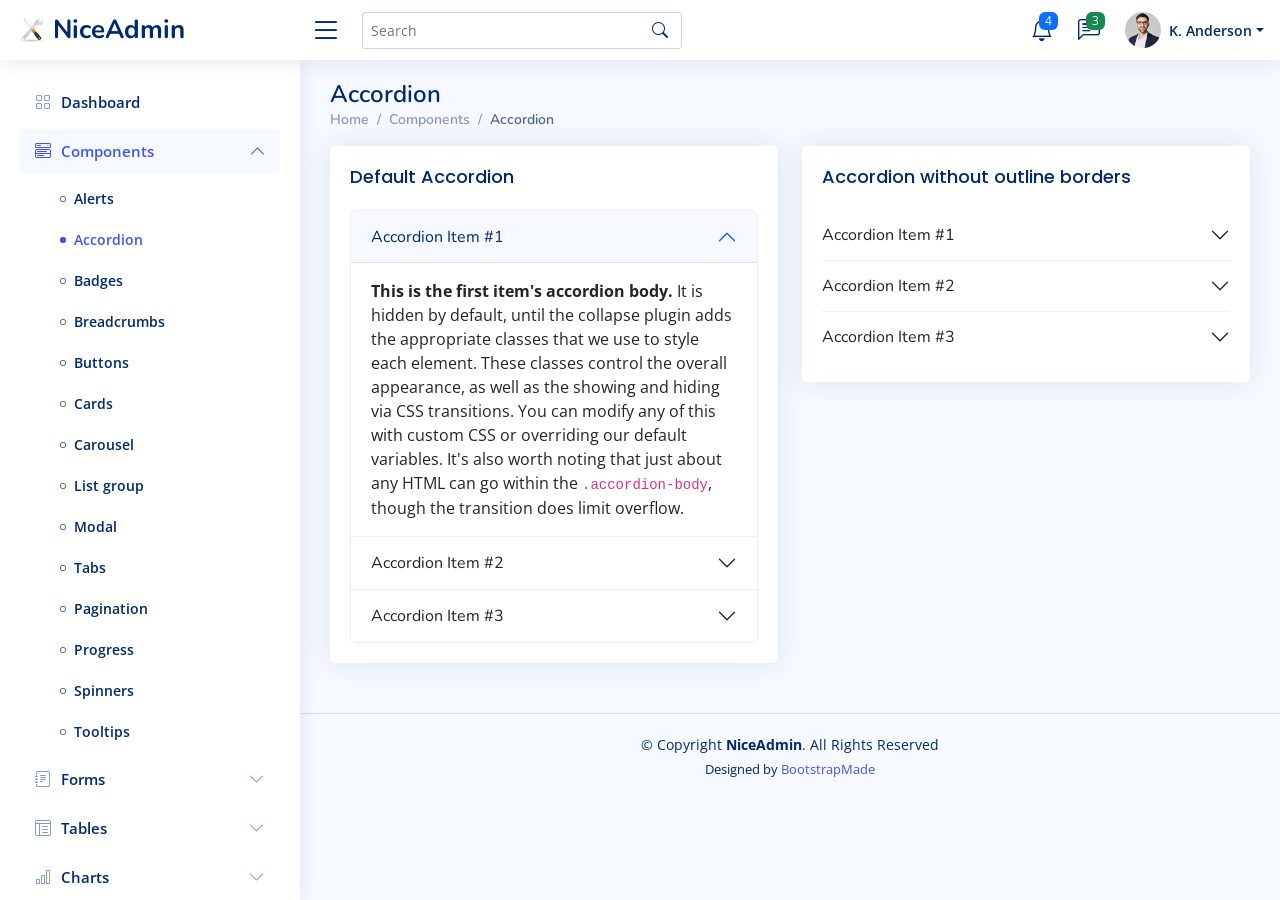
<file: components-accordion.html>
<!DOCTYPE html>
<html lang="en">

<head>
  <meta charset="utf-8">
  <meta content="width=device-width, initial-scale=1.0" name="viewport">

  <title>Components / Accordion - NiceAdmin Bootstrap Template</title>
  <meta content="" name="description">
  <meta content="" name="keywords">

  <!-- Favicons -->
  <link href="assets/img/favicon.png" rel="icon">
  <link href="assets/img/apple-touch-icon.png" rel="apple-touch-icon">

  <!-- Google Fonts -->
  <link href="https://fonts.gstatic.com" rel="preconnect">
  <link href="https://fonts.googleapis.com/css?family=Open+Sans:300,300i,400,400i,600,600i,700,700i|Nunito:300,300i,400,400i,600,600i,700,700i|Poppins:300,300i,400,400i,500,500i,600,600i,700,700i" rel="stylesheet">

  <!-- Vendor CSS Files -->
  <link href="assets/vendor/bootstrap/css/bootstrap.min.css" rel="stylesheet">
  <link href="assets/vendor/bootstrap-icons/bootstrap-icons.css" rel="stylesheet">
  <link href="assets/vendor/boxicons/css/boxicons.min.css" rel="stylesheet">
  <link href="assets/vendor/quill/quill.snow.css" rel="stylesheet">
  <link href="assets/vendor/quill/quill.bubble.css" rel="stylesheet">
  <link href="assets/vendor/remixicon/remixicon.css" rel="stylesheet">
  <link href="assets/vendor/simple-datatables/style.css" rel="stylesheet">

  <!-- Template Main CSS File -->
  <link href="assets/css/style.css" rel="stylesheet">

  <!-- =======================================================
  * Template Name: NiceAdmin - v2.5.0
  * Template URL: https://bootstrapmade.com/nice-admin-bootstrap-admin-html-template/
  * Author: BootstrapMade.com
  * License: https://bootstrapmade.com/license/
  ======================================================== -->
</head>

<body>

  <!-- ======= Header ======= -->
  <header id="header" class="header fixed-top d-flex align-items-center">

    <div class="d-flex align-items-center justify-content-between">
      <a href="index.html" class="logo d-flex align-items-center">
        <img src="assets/img/logo.png" alt="">
        <span class="d-none d-lg-block">NiceAdmin</span>
      </a>
      <i class="bi bi-list toggle-sidebar-btn"></i>
    </div><!-- End Logo -->

    <div class="search-bar">
      <form class="search-form d-flex align-items-center" method="POST" action="#">
        <input type="text" name="query" placeholder="Search" title="Enter search keyword">
        <button type="submit" title="Search"><i class="bi bi-search"></i></button>
      </form>
    </div><!-- End Search Bar -->

    <nav class="header-nav ms-auto">
      <ul class="d-flex align-items-center">

        <li class="nav-item d-block d-lg-none">
          <a class="nav-link nav-icon search-bar-toggle " href="#">
            <i class="bi bi-search"></i>
          </a>
        </li><!-- End Search Icon-->

        <li class="nav-item dropdown">

          <a class="nav-link nav-icon" href="#" data-bs-toggle="dropdown">
            <i class="bi bi-bell"></i>
            <span class="badge bg-primary badge-number">4</span>
          </a><!-- End Notification Icon -->

          <ul class="dropdown-menu dropdown-menu-end dropdown-menu-arrow notifications">
            <li class="dropdown-header">
              You have 4 new notifications
              <a href="#"><span class="badge rounded-pill bg-primary p-2 ms-2">View all</span></a>
            </li>
            <li>
              <hr class="dropdown-divider">
            </li>

            <li class="notification-item">
              <i class="bi bi-exclamation-circle text-warning"></i>
              <div>
                <h4>Lorem Ipsum</h4>
                <p>Quae dolorem earum veritatis oditseno</p>
                <p>30 min. ago</p>
              </div>
            </li>

            <li>
              <hr class="dropdown-divider">
            </li>

            <li class="notification-item">
              <i class="bi bi-x-circle text-danger"></i>
              <div>
                <h4>Atque rerum nesciunt</h4>
                <p>Quae dolorem earum veritatis oditseno</p>
                <p>1 hr. ago</p>
              </div>
            </li>

            <li>
              <hr class="dropdown-divider">
            </li>

            <li class="notification-item">
              <i class="bi bi-check-circle text-success"></i>
              <div>
                <h4>Sit rerum fuga</h4>
                <p>Quae dolorem earum veritatis oditseno</p>
                <p>2 hrs. ago</p>
              </div>
            </li>

            <li>
              <hr class="dropdown-divider">
            </li>

            <li class="notification-item">
              <i class="bi bi-info-circle text-primary"></i>
              <div>
                <h4>Dicta reprehenderit</h4>
                <p>Quae dolorem earum veritatis oditseno</p>
                <p>4 hrs. ago</p>
              </div>
            </li>

            <li>
              <hr class="dropdown-divider">
            </li>
            <li class="dropdown-footer">
              <a href="#">Show all notifications</a>
            </li>

          </ul><!-- End Notification Dropdown Items -->

        </li><!-- End Notification Nav -->

        <li class="nav-item dropdown">

          <a class="nav-link nav-icon" href="#" data-bs-toggle="dropdown">
            <i class="bi bi-chat-left-text"></i>
            <span class="badge bg-success badge-number">3</span>
          </a><!-- End Messages Icon -->

          <ul class="dropdown-menu dropdown-menu-end dropdown-menu-arrow messages">
            <li class="dropdown-header">
              You have 3 new messages
              <a href="#"><span class="badge rounded-pill bg-primary p-2 ms-2">View all</span></a>
            </li>
            <li>
              <hr class="dropdown-divider">
            </li>

            <li class="message-item">
              <a href="#">
                <img src="assets/img/messages-1.jpg" alt="" class="rounded-circle">
                <div>
                  <h4>Maria Hudson</h4>
                  <p>Velit asperiores et ducimus soluta repudiandae labore officia est ut...</p>
                  <p>4 hrs. ago</p>
                </div>
              </a>
            </li>
            <li>
              <hr class="dropdown-divider">
            </li>

            <li class="message-item">
              <a href="#">
                <img src="assets/img/messages-2.jpg" alt="" class="rounded-circle">
                <div>
                  <h4>Anna Nelson</h4>
                  <p>Velit asperiores et ducimus soluta repudiandae labore officia est ut...</p>
                  <p>6 hrs. ago</p>
                </div>
              </a>
            </li>
            <li>
              <hr class="dropdown-divider">
            </li>

            <li class="message-item">
              <a href="#">
                <img src="assets/img/messages-3.jpg" alt="" class="rounded-circle">
                <div>
                  <h4>David Muldon</h4>
                  <p>Velit asperiores et ducimus soluta repudiandae labore officia est ut...</p>
                  <p>8 hrs. ago</p>
                </div>
              </a>
            </li>
            <li>
              <hr class="dropdown-divider">
            </li>

            <li class="dropdown-footer">
              <a href="#">Show all messages</a>
            </li>

          </ul><!-- End Messages Dropdown Items -->

        </li><!-- End Messages Nav -->

        <li class="nav-item dropdown pe-3">

          <a class="nav-link nav-profile d-flex align-items-center pe-0" href="#" data-bs-toggle="dropdown">
            <img src="assets/img/profile-img.jpg" alt="Profile" class="rounded-circle">
            <span class="d-none d-md-block dropdown-toggle ps-2">K. Anderson</span>
          </a><!-- End Profile Iamge Icon -->

          <ul class="dropdown-menu dropdown-menu-end dropdown-menu-arrow profile">
            <li class="dropdown-header">
              <h6>Kevin Anderson</h6>
              <span>Web Designer</span>
            </li>
            <li>
              <hr class="dropdown-divider">
            </li>

            <li>
              <a class="dropdown-item d-flex align-items-center" href="users-profile.html">
                <i class="bi bi-person"></i>
                <span>My Profile</span>
              </a>
            </li>
            <li>
              <hr class="dropdown-divider">
            </li>

            <li>
              <a class="dropdown-item d-flex align-items-center" href="users-profile.html">
                <i class="bi bi-gear"></i>
                <span>Account Settings</span>
              </a>
            </li>
            <li>
              <hr class="dropdown-divider">
            </li>

            <li>
              <a class="dropdown-item d-flex align-items-center" href="pages-faq.html">
                <i class="bi bi-question-circle"></i>
                <span>Need Help?</span>
              </a>
            </li>
            <li>
              <hr class="dropdown-divider">
            </li>

            <li>
              <a class="dropdown-item d-flex align-items-center" href="#">
                <i class="bi bi-box-arrow-right"></i>
                <span>Sign Out</span>
              </a>
            </li>

          </ul><!-- End Profile Dropdown Items -->
        </li><!-- End Profile Nav -->

      </ul>
    </nav><!-- End Icons Navigation -->

  </header><!-- End Header -->

  <!-- ======= Sidebar ======= -->
  <aside id="sidebar" class="sidebar">

    <ul class="sidebar-nav" id="sidebar-nav">

      <li class="nav-item">
        <a class="nav-link collapsed" href="index.html">
          <i class="bi bi-grid"></i>
          <span>Dashboard</span>
        </a>
      </li><!-- End Dashboard Nav -->

      <li class="nav-item">
        <a class="nav-link " data-bs-target="#components-nav" data-bs-toggle="collapse" href="#">
          <i class="bi bi-menu-button-wide"></i><span>Components</span><i class="bi bi-chevron-down ms-auto"></i>
        </a>
        <ul id="components-nav" class="nav-content collapse show" data-bs-parent="#sidebar-nav">
          <li>
            <a href="components-alerts.html">
              <i class="bi bi-circle"></i><span>Alerts</span>
            </a>
          </li>
          <li>
            <a href="components-accordion.html" class="active">
              <i class="bi bi-circle"></i><span>Accordion</span>
            </a>
          </li>
          <li>
            <a href="components-badges.html">
              <i class="bi bi-circle"></i><span>Badges</span>
            </a>
          </li>
          <li>
            <a href="components-breadcrumbs.html">
              <i class="bi bi-circle"></i><span>Breadcrumbs</span>
            </a>
          </li>
          <li>
            <a href="components-buttons.html">
              <i class="bi bi-circle"></i><span>Buttons</span>
            </a>
          </li>
          <li>
            <a href="components-cards.html">
              <i class="bi bi-circle"></i><span>Cards</span>
            </a>
          </li>
          <li>
            <a href="components-carousel.html">
              <i class="bi bi-circle"></i><span>Carousel</span>
            </a>
          </li>
          <li>
            <a href="components-list-group.html">
              <i class="bi bi-circle"></i><span>List group</span>
            </a>
          </li>
          <li>
            <a href="components-modal.html">
              <i class="bi bi-circle"></i><span>Modal</span>
            </a>
          </li>
          <li>
            <a href="components-tabs.html">
              <i class="bi bi-circle"></i><span>Tabs</span>
            </a>
          </li>
          <li>
            <a href="components-pagination.html">
              <i class="bi bi-circle"></i><span>Pagination</span>
            </a>
          </li>
          <li>
            <a href="components-progress.html">
              <i class="bi bi-circle"></i><span>Progress</span>
            </a>
          </li>
          <li>
            <a href="components-spinners.html">
              <i class="bi bi-circle"></i><span>Spinners</span>
            </a>
          </li>
          <li>
            <a href="components-tooltips.html">
              <i class="bi bi-circle"></i><span>Tooltips</span>
            </a>
          </li>
        </ul>
      </li><!-- End Components Nav -->

      <li class="nav-item">
        <a class="nav-link collapsed" data-bs-target="#forms-nav" data-bs-toggle="collapse" href="#">
          <i class="bi bi-journal-text"></i><span>Forms</span><i class="bi bi-chevron-down ms-auto"></i>
        </a>
        <ul id="forms-nav" class="nav-content collapse " data-bs-parent="#sidebar-nav">
          <li>
            <a href="forms-elements.html">
              <i class="bi bi-circle"></i><span>Form Elements</span>
            </a>
          </li>
          <li>
            <a href="forms-layouts.html">
              <i class="bi bi-circle"></i><span>Form Layouts</span>
            </a>
          </li>
          <li>
            <a href="forms-editors.html">
              <i class="bi bi-circle"></i><span>Form Editors</span>
            </a>
          </li>
          <li>
            <a href="forms-validation.html">
              <i class="bi bi-circle"></i><span>Form Validation</span>
            </a>
          </li>
        </ul>
      </li><!-- End Forms Nav -->

      <li class="nav-item">
        <a class="nav-link collapsed" data-bs-target="#tables-nav" data-bs-toggle="collapse" href="#">
          <i class="bi bi-layout-text-window-reverse"></i><span>Tables</span><i class="bi bi-chevron-down ms-auto"></i>
        </a>
        <ul id="tables-nav" class="nav-content collapse " data-bs-parent="#sidebar-nav">
          <li>
            <a href="tables-general.html">
              <i class="bi bi-circle"></i><span>General Tables</span>
            </a>
          </li>
          <li>
            <a href="tables-data.html">
              <i class="bi bi-circle"></i><span>Data Tables</span>
            </a>
          </li>
        </ul>
      </li><!-- End Tables Nav -->

      <li class="nav-item">
        <a class="nav-link collapsed" data-bs-target="#charts-nav" data-bs-toggle="collapse" href="#">
          <i class="bi bi-bar-chart"></i><span>Charts</span><i class="bi bi-chevron-down ms-auto"></i>
        </a>
        <ul id="charts-nav" class="nav-content collapse " data-bs-parent="#sidebar-nav">
          <li>
            <a href="charts-chartjs.html">
              <i class="bi bi-circle"></i><span>Chart.js</span>
            </a>
          </li>
          <li>
            <a href="charts-apexcharts.html">
              <i class="bi bi-circle"></i><span>ApexCharts</span>
            </a>
          </li>
          <li>
            <a href="charts-echarts.html">
              <i class="bi bi-circle"></i><span>ECharts</span>
            </a>
          </li>
        </ul>
      </li><!-- End Charts Nav -->

      <li class="nav-item">
        <a class="nav-link collapsed" data-bs-target="#icons-nav" data-bs-toggle="collapse" href="#">
          <i class="bi bi-gem"></i><span>Icons</span><i class="bi bi-chevron-down ms-auto"></i>
        </a>
        <ul id="icons-nav" class="nav-content collapse " data-bs-parent="#sidebar-nav">
          <li>
            <a href="icons-bootstrap.html">
              <i class="bi bi-circle"></i><span>Bootstrap Icons</span>
            </a>
          </li>
          <li>
            <a href="icons-remix.html">
              <i class="bi bi-circle"></i><span>Remix Icons</span>
            </a>
          </li>
          <li>
            <a href="icons-boxicons.html">
              <i class="bi bi-circle"></i><span>Boxicons</span>
            </a>
          </li>
        </ul>
      </li><!-- End Icons Nav -->

      <li class="nav-heading">Pages</li>

      <li class="nav-item">
        <a class="nav-link collapsed" href="users-profile.html">
          <i class="bi bi-person"></i>
          <span>Profile</span>
        </a>
      </li><!-- End Profile Page Nav -->

      <li class="nav-item">
        <a class="nav-link collapsed" href="pages-faq.html">
          <i class="bi bi-question-circle"></i>
          <span>F.A.Q</span>
        </a>
      </li><!-- End F.A.Q Page Nav -->

      <li class="nav-item">
        <a class="nav-link collapsed" href="pages-contact.html">
          <i class="bi bi-envelope"></i>
          <span>Contact</span>
        </a>
      </li><!-- End Contact Page Nav -->

      <li class="nav-item">
        <a class="nav-link collapsed" href="pages-register.html">
          <i class="bi bi-card-list"></i>
          <span>Register</span>
        </a>
      </li><!-- End Register Page Nav -->

      <li class="nav-item">
        <a class="nav-link collapsed" href="pages-login.html">
          <i class="bi bi-box-arrow-in-right"></i>
          <span>Login</span>
        </a>
      </li><!-- End Login Page Nav -->

      <li class="nav-item">
        <a class="nav-link collapsed" href="pages-error-404.html">
          <i class="bi bi-dash-circle"></i>
          <span>Error 404</span>
        </a>
      </li><!-- End Error 404 Page Nav -->

      <li class="nav-item">
        <a class="nav-link collapsed" href="pages-blank.html">
          <i class="bi bi-file-earmark"></i>
          <span>Blank</span>
        </a>
      </li><!-- End Blank Page Nav -->

    </ul>

  </aside><!-- End Sidebar-->

  <main id="main" class="main">

    <div class="pagetitle">
      <h1>Accordion</h1>
      <nav>
        <ol class="breadcrumb">
          <li class="breadcrumb-item"><a href="index.html">Home</a></li>
          <li class="breadcrumb-item">Components</li>
          <li class="breadcrumb-item active">Accordion</li>
        </ol>
      </nav>
    </div><!-- End Page Title -->

    <section class="section">
      <div class="row">
        <div class="col-lg-6">

          <div class="card">
            <div class="card-body">
              <h5 class="card-title">Default Accordion</h5>

              <!-- Default Accordion -->
              <div class="accordion" id="accordionExample">
                <div class="accordion-item">
                  <h2 class="accordion-header" id="headingOne">
                    <button class="accordion-button" type="button" data-bs-toggle="collapse" data-bs-target="#collapseOne" aria-expanded="true" aria-controls="collapseOne">
                      Accordion Item #1
                    </button>
                  </h2>
                  <div id="collapseOne" class="accordion-collapse collapse show" aria-labelledby="headingOne" data-bs-parent="#accordionExample">
                    <div class="accordion-body">
                      <strong>This is the first item's accordion body.</strong> It is hidden by default, until the collapse plugin adds the appropriate classes that we use to style each element. These classes control the overall appearance, as well as the showing and hiding via CSS transitions. You can modify any of this with custom CSS or overriding our default variables. It's also worth noting that just about any HTML can go within the <code>.accordion-body</code>, though the transition does limit overflow.
                    </div>
                  </div>
                </div>
                <div class="accordion-item">
                  <h2 class="accordion-header" id="headingTwo">
                    <button class="accordion-button collapsed" type="button" data-bs-toggle="collapse" data-bs-target="#collapseTwo" aria-expanded="false" aria-controls="collapseTwo">
                      Accordion Item #2
                    </button>
                  </h2>
                  <div id="collapseTwo" class="accordion-collapse collapse" aria-labelledby="headingTwo" data-bs-parent="#accordionExample">
                    <div class="accordion-body">
                      <strong>This is the second item's accordion body.</strong> It is hidden by default, until the collapse plugin adds the appropriate classes that we use to style each element. These classes control the overall appearance, as well as the showing and hiding via CSS transitions. You can modify any of this with custom CSS or overriding our default variables. It's also worth noting that just about any HTML can go within the <code>.accordion-body</code>, though the transition does limit overflow.
                    </div>
                  </div>
                </div>
                <div class="accordion-item">
                  <h2 class="accordion-header" id="headingThree">
                    <button class="accordion-button collapsed" type="button" data-bs-toggle="collapse" data-bs-target="#collapseThree" aria-expanded="false" aria-controls="collapseThree">
                      Accordion Item #3
                    </button>
                  </h2>
                  <div id="collapseThree" class="accordion-collapse collapse" aria-labelledby="headingThree" data-bs-parent="#accordionExample">
                    <div class="accordion-body">
                      <strong>This is the third item's accordion body.</strong> It is hidden by default, until the collapse plugin adds the appropriate classes that we use to style each element. These classes control the overall appearance, as well as the showing and hiding via CSS transitions. You can modify any of this with custom CSS or overriding our default variables. It's also worth noting that just about any HTML can go within the <code>.accordion-body</code>, though the transition does limit overflow.
                    </div>
                  </div>
                </div>
              </div><!-- End Default Accordion Example -->

            </div>
          </div>

        </div>

        <div class="col-lg-6">

          <div class="card">
            <div class="card-body">
              <h5 class="card-title">Accordion without outline borders</h5>

              <!-- Accordion without outline borders -->
              <div class="accordion accordion-flush" id="accordionFlushExample">
                <div class="accordion-item">
                  <h2 class="accordion-header" id="flush-headingOne">
                    <button class="accordion-button collapsed" type="button" data-bs-toggle="collapse" data-bs-target="#flush-collapseOne" aria-expanded="false" aria-controls="flush-collapseOne">
                      Accordion Item #1
                    </button>
                  </h2>
                  <div id="flush-collapseOne" class="accordion-collapse collapse" aria-labelledby="flush-headingOne" data-bs-parent="#accordionFlushExample">
                    <div class="accordion-body">Placeholder content for this accordion, which is intended to demonstrate the <code>.accordion-flush</code> class. This is the first item's accordion body.</div>
                  </div>
                </div>
                <div class="accordion-item">
                  <h2 class="accordion-header" id="flush-headingTwo">
                    <button class="accordion-button collapsed" type="button" data-bs-toggle="collapse" data-bs-target="#flush-collapseTwo" aria-expanded="false" aria-controls="flush-collapseTwo">
                      Accordion Item #2
                    </button>
                  </h2>
                  <div id="flush-collapseTwo" class="accordion-collapse collapse" aria-labelledby="flush-headingTwo" data-bs-parent="#accordionFlushExample">
                    <div class="accordion-body">Placeholder content for this accordion, which is intended to demonstrate the <code>.accordion-flush</code> class. This is the second item's accordion body. Let's imagine this being filled with some actual content.</div>
                  </div>
                </div>
                <div class="accordion-item">
                  <h2 class="accordion-header" id="flush-headingThree">
                    <button class="accordion-button collapsed" type="button" data-bs-toggle="collapse" data-bs-target="#flush-collapseThree" aria-expanded="false" aria-controls="flush-collapseThree">
                      Accordion Item #3
                    </button>
                  </h2>
                  <div id="flush-collapseThree" class="accordion-collapse collapse" aria-labelledby="flush-headingThree" data-bs-parent="#accordionFlushExample">
                    <div class="accordion-body">Placeholder content for this accordion, which is intended to demonstrate the <code>.accordion-flush</code> class. This is the third item's accordion body. Nothing more exciting happening here in terms of content, but just filling up the space to make it look, at least at first glance, a bit more representative of how this would look in a real-world application.</div>
                  </div>
                </div>
              </div><!-- End Accordion without outline borders -->

            </div>
          </div>

        </div>
      </div>
    </section>

  </main><!-- End #main -->

  <!-- ======= Footer ======= -->
  <footer id="footer" class="footer">
    <div class="copyright">
      &copy; Copyright <strong><span>NiceAdmin</span></strong>. All Rights Reserved
    </div>
    <div class="credits">
      <!-- All the links in the footer should remain intact. -->
      <!-- You can delete the links only if you purchased the pro version. -->
      <!-- Licensing information: https://bootstrapmade.com/license/ -->
      <!-- Purchase the pro version with working PHP/AJAX contact form: https://bootstrapmade.com/nice-admin-bootstrap-admin-html-template/ -->
      Designed by <a href="https://bootstrapmade.com/">BootstrapMade</a>
    </div>
  </footer><!-- End Footer -->

  <a href="#" class="back-to-top d-flex align-items-center justify-content-center"><i class="bi bi-arrow-up-short"></i></a>

  <!-- Vendor JS Files -->
  <script src="assets/vendor/apexcharts/apexcharts.min.js"></script>
  <script src="assets/vendor/bootstrap/js/bootstrap.bundle.min.js"></script>
  <script src="assets/vendor/chart.js/chart.umd.js"></script>
  <script src="assets/vendor/echarts/echarts.min.js"></script>
  <script src="assets/vendor/quill/quill.min.js"></script>
  <script src="assets/vendor/simple-datatables/simple-datatables.js"></script>
  <script src="assets/vendor/tinymce/tinymce.min.js"></script>
  <script src="assets/vendor/php-email-form/validate.js"></script>

  <!-- Template Main JS File -->
  <script src="assets/js/main.js"></script>

</body>

</html>
</file>
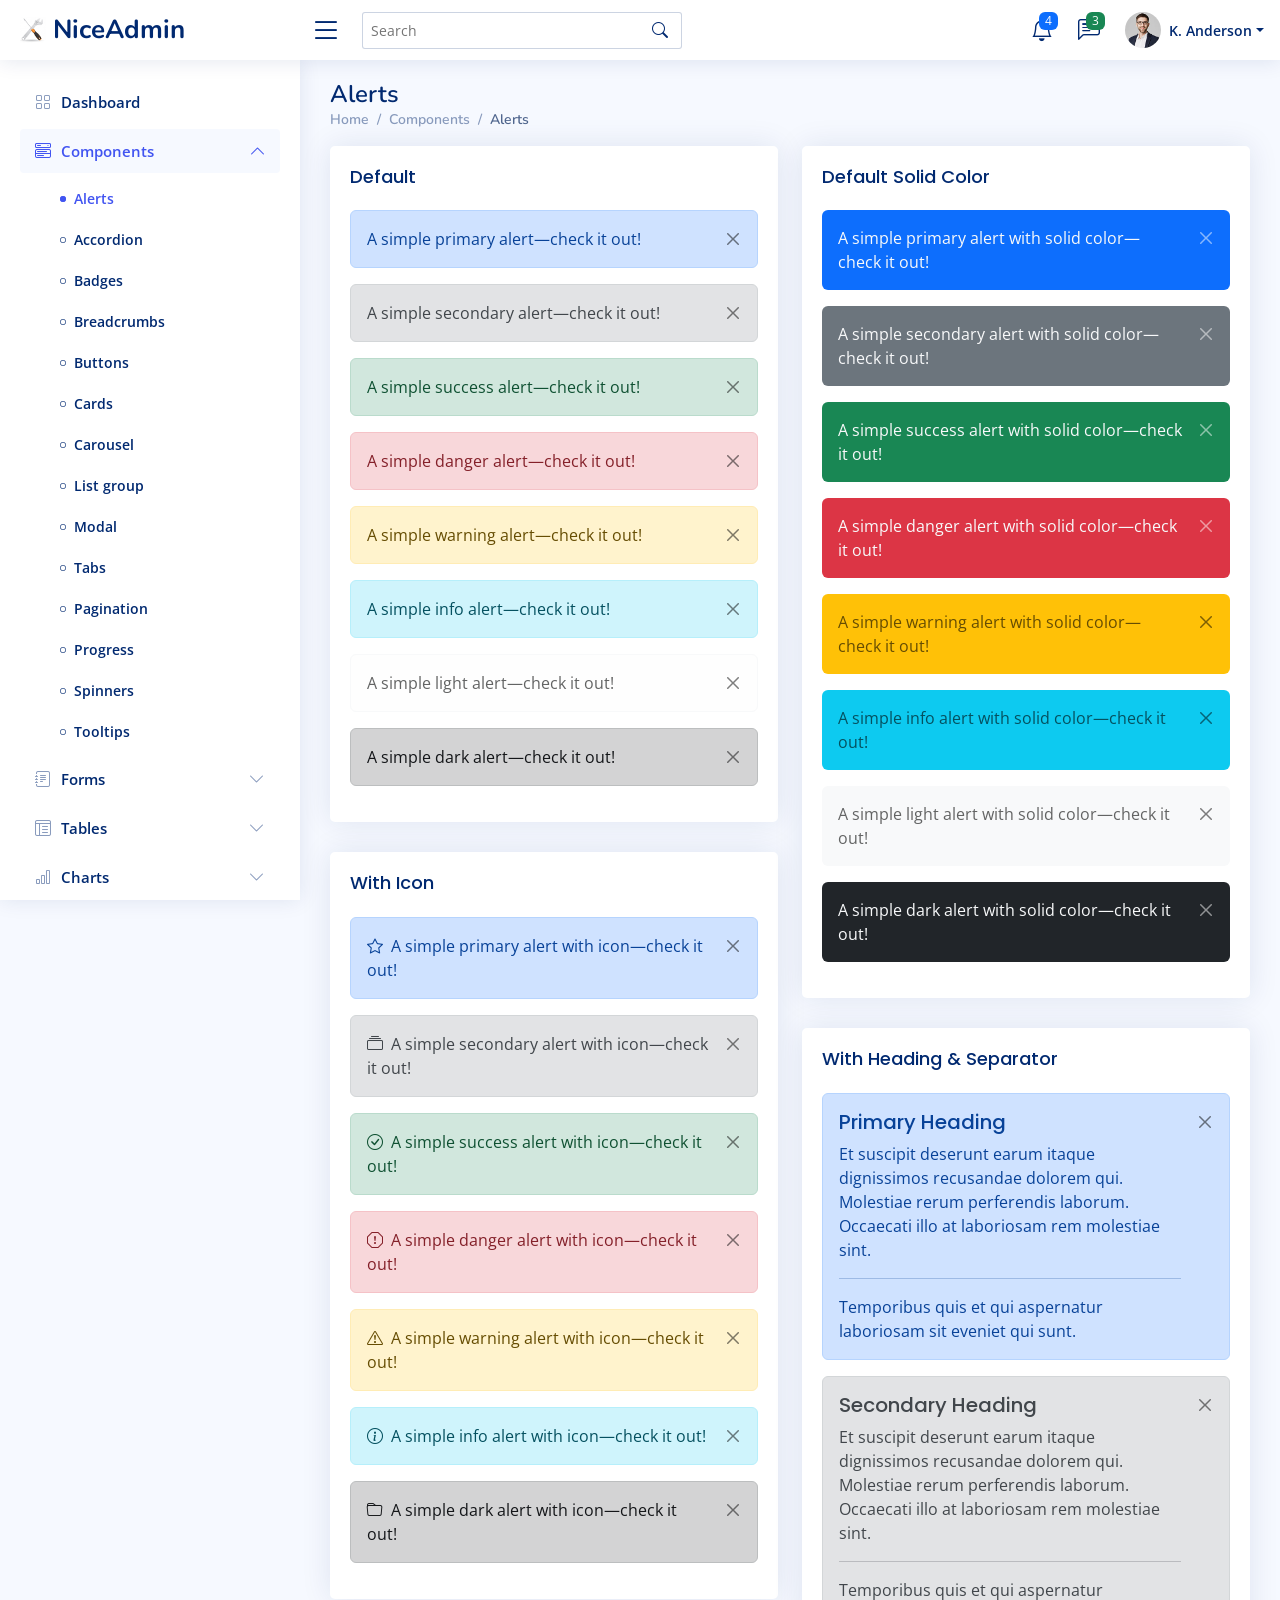
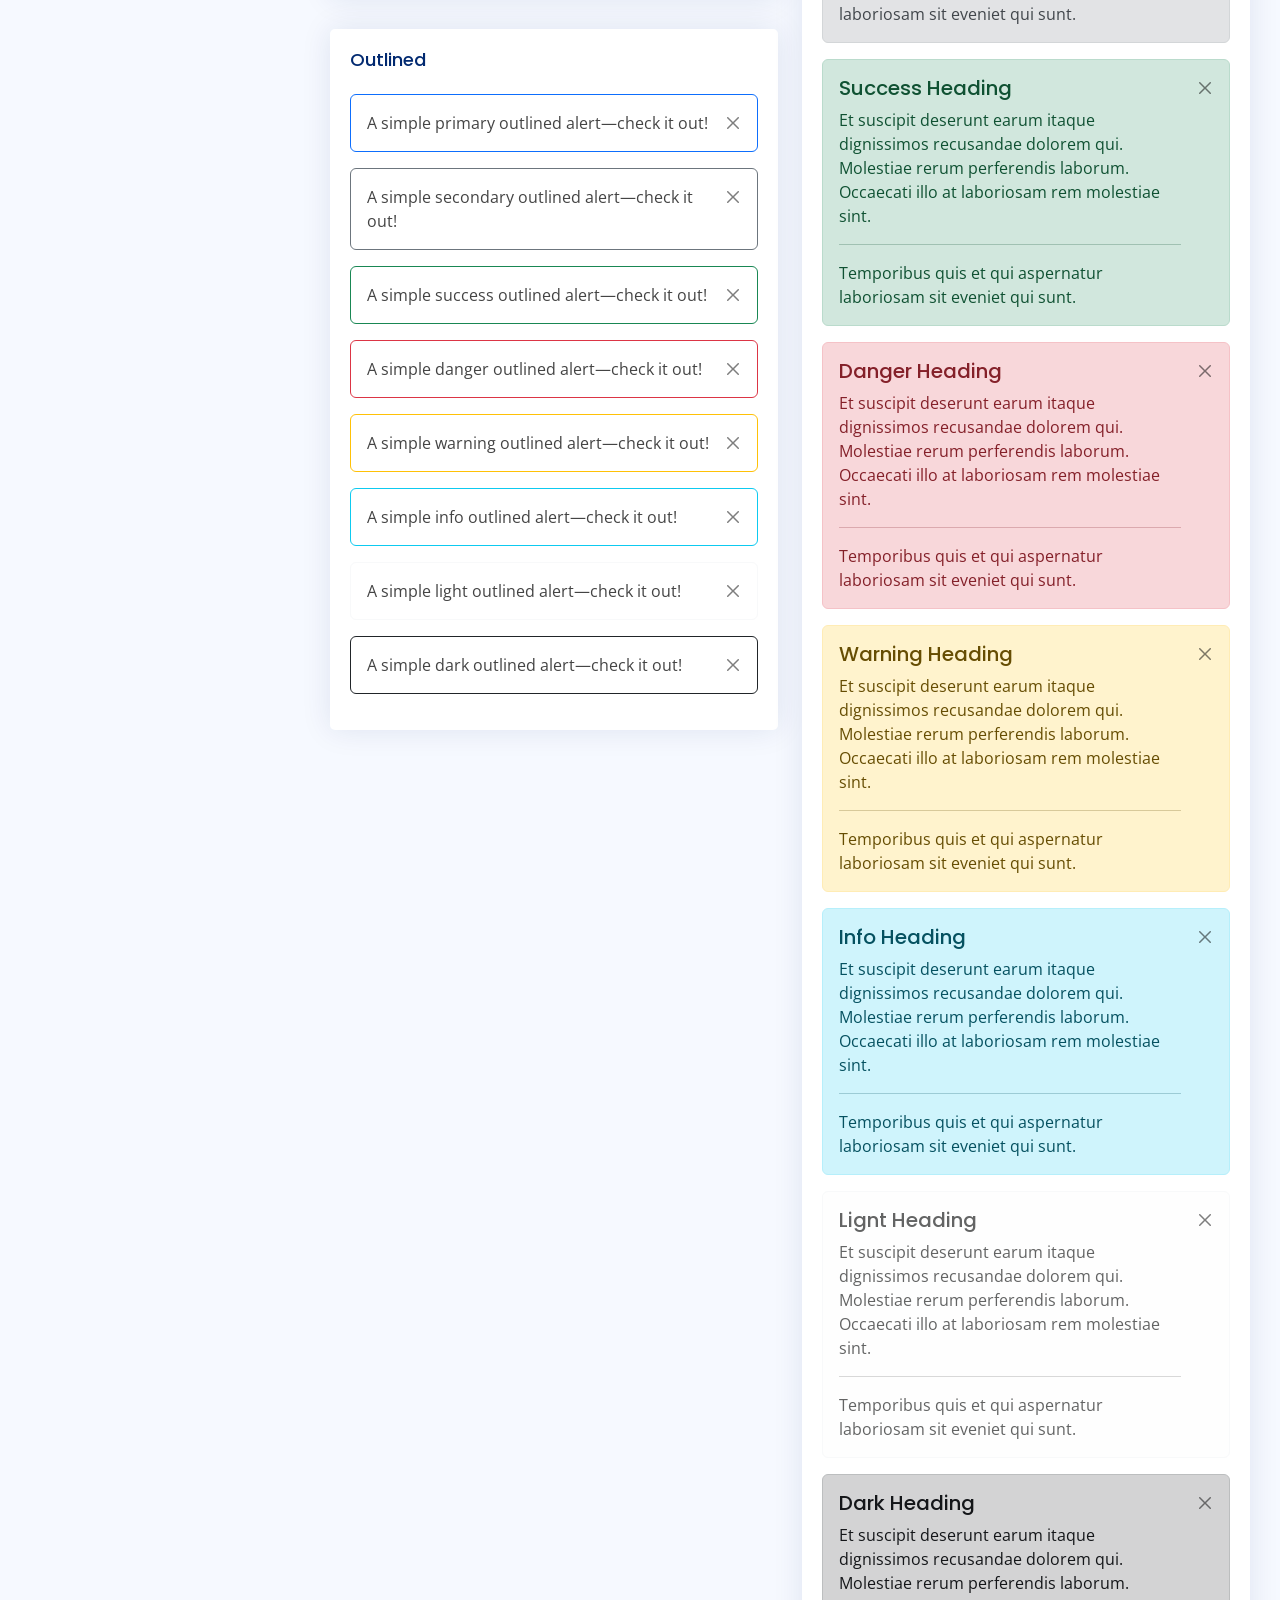
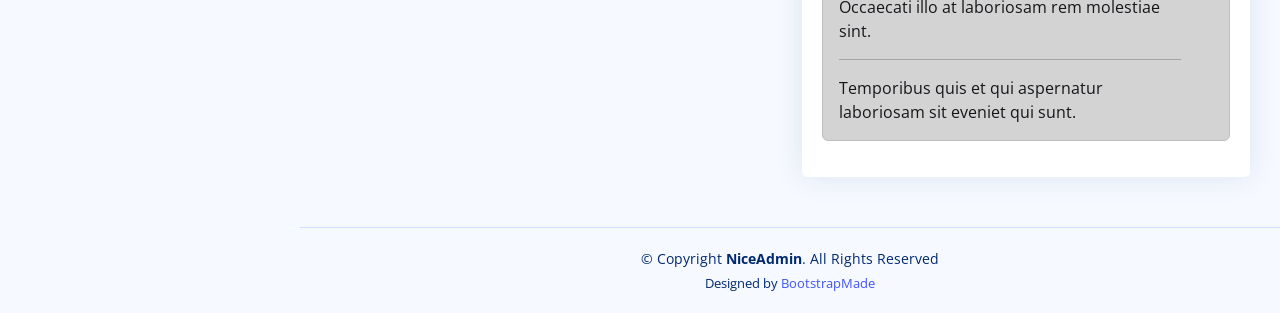
<file: components-alerts.html>
<!DOCTYPE html>
<html lang="en">

<head>
  <meta charset="utf-8">
  <meta content="width=device-width, initial-scale=1.0" name="viewport">

  <title>Components / Alerts - NiceAdmin Bootstrap Template</title>
  <meta content="" name="description">
  <meta content="" name="keywords">

  <!-- Favicons -->
  <link href="assets/img/favicon.png" rel="icon">
  <link href="assets/img/apple-touch-icon.png" rel="apple-touch-icon">

  <!-- Google Fonts -->
  <link href="https://fonts.gstatic.com" rel="preconnect">
  <link href="https://fonts.googleapis.com/css?family=Open+Sans:300,300i,400,400i,600,600i,700,700i|Nunito:300,300i,400,400i,600,600i,700,700i|Poppins:300,300i,400,400i,500,500i,600,600i,700,700i" rel="stylesheet">

  <!-- Vendor CSS Files -->
  <link href="assets/vendor/bootstrap/css/bootstrap.min.css" rel="stylesheet">
  <link href="assets/vendor/bootstrap-icons/bootstrap-icons.css" rel="stylesheet">
  <link href="assets/vendor/boxicons/css/boxicons.min.css" rel="stylesheet">
  <link href="assets/vendor/quill/quill.snow.css" rel="stylesheet">
  <link href="assets/vendor/quill/quill.bubble.css" rel="stylesheet">
  <link href="assets/vendor/remixicon/remixicon.css" rel="stylesheet">
  <link href="assets/vendor/simple-datatables/style.css" rel="stylesheet">

  <!-- Template Main CSS File -->
  <link href="assets/css/style.css" rel="stylesheet">

  <!-- =======================================================
  * Template Name: NiceAdmin - v2.5.0
  * Template URL: https://bootstrapmade.com/nice-admin-bootstrap-admin-html-template/
  * Author: BootstrapMade.com
  * License: https://bootstrapmade.com/license/
  ======================================================== -->
</head>

<body>

  <!-- ======= Header ======= -->
  <header id="header" class="header fixed-top d-flex align-items-center">

    <div class="d-flex align-items-center justify-content-between">
      <a href="index.html" class="logo d-flex align-items-center">
        <img src="assets/img/logo.png" alt="">
        <span class="d-none d-lg-block">NiceAdmin</span>
      </a>
      <i class="bi bi-list toggle-sidebar-btn"></i>
    </div><!-- End Logo -->

    <div class="search-bar">
      <form class="search-form d-flex align-items-center" method="POST" action="#">
        <input type="text" name="query" placeholder="Search" title="Enter search keyword">
        <button type="submit" title="Search"><i class="bi bi-search"></i></button>
      </form>
    </div><!-- End Search Bar -->

    <nav class="header-nav ms-auto">
      <ul class="d-flex align-items-center">

        <li class="nav-item d-block d-lg-none">
          <a class="nav-link nav-icon search-bar-toggle " href="#">
            <i class="bi bi-search"></i>
          </a>
        </li><!-- End Search Icon-->

        <li class="nav-item dropdown">

          <a class="nav-link nav-icon" href="#" data-bs-toggle="dropdown">
            <i class="bi bi-bell"></i>
            <span class="badge bg-primary badge-number">4</span>
          </a><!-- End Notification Icon -->

          <ul class="dropdown-menu dropdown-menu-end dropdown-menu-arrow notifications">
            <li class="dropdown-header">
              You have 4 new notifications
              <a href="#"><span class="badge rounded-pill bg-primary p-2 ms-2">View all</span></a>
            </li>
            <li>
              <hr class="dropdown-divider">
            </li>

            <li class="notification-item">
              <i class="bi bi-exclamation-circle text-warning"></i>
              <div>
                <h4>Lorem Ipsum</h4>
                <p>Quae dolorem earum veritatis oditseno</p>
                <p>30 min. ago</p>
              </div>
            </li>

            <li>
              <hr class="dropdown-divider">
            </li>

            <li class="notification-item">
              <i class="bi bi-x-circle text-danger"></i>
              <div>
                <h4>Atque rerum nesciunt</h4>
                <p>Quae dolorem earum veritatis oditseno</p>
                <p>1 hr. ago</p>
              </div>
            </li>

            <li>
              <hr class="dropdown-divider">
            </li>

            <li class="notification-item">
              <i class="bi bi-check-circle text-success"></i>
              <div>
                <h4>Sit rerum fuga</h4>
                <p>Quae dolorem earum veritatis oditseno</p>
                <p>2 hrs. ago</p>
              </div>
            </li>

            <li>
              <hr class="dropdown-divider">
            </li>

            <li class="notification-item">
              <i class="bi bi-info-circle text-primary"></i>
              <div>
                <h4>Dicta reprehenderit</h4>
                <p>Quae dolorem earum veritatis oditseno</p>
                <p>4 hrs. ago</p>
              </div>
            </li>

            <li>
              <hr class="dropdown-divider">
            </li>
            <li class="dropdown-footer">
              <a href="#">Show all notifications</a>
            </li>

          </ul><!-- End Notification Dropdown Items -->

        </li><!-- End Notification Nav -->

        <li class="nav-item dropdown">

          <a class="nav-link nav-icon" href="#" data-bs-toggle="dropdown">
            <i class="bi bi-chat-left-text"></i>
            <span class="badge bg-success badge-number">3</span>
          </a><!-- End Messages Icon -->

          <ul class="dropdown-menu dropdown-menu-end dropdown-menu-arrow messages">
            <li class="dropdown-header">
              You have 3 new messages
              <a href="#"><span class="badge rounded-pill bg-primary p-2 ms-2">View all</span></a>
            </li>
            <li>
              <hr class="dropdown-divider">
            </li>

            <li class="message-item">
              <a href="#">
                <img src="assets/img/messages-1.jpg" alt="" class="rounded-circle">
                <div>
                  <h4>Maria Hudson</h4>
                  <p>Velit asperiores et ducimus soluta repudiandae labore officia est ut...</p>
                  <p>4 hrs. ago</p>
                </div>
              </a>
            </li>
            <li>
              <hr class="dropdown-divider">
            </li>

            <li class="message-item">
              <a href="#">
                <img src="assets/img/messages-2.jpg" alt="" class="rounded-circle">
                <div>
                  <h4>Anna Nelson</h4>
                  <p>Velit asperiores et ducimus soluta repudiandae labore officia est ut...</p>
                  <p>6 hrs. ago</p>
                </div>
              </a>
            </li>
            <li>
              <hr class="dropdown-divider">
            </li>

            <li class="message-item">
              <a href="#">
                <img src="assets/img/messages-3.jpg" alt="" class="rounded-circle">
                <div>
                  <h4>David Muldon</h4>
                  <p>Velit asperiores et ducimus soluta repudiandae labore officia est ut...</p>
                  <p>8 hrs. ago</p>
                </div>
              </a>
            </li>
            <li>
              <hr class="dropdown-divider">
            </li>

            <li class="dropdown-footer">
              <a href="#">Show all messages</a>
            </li>

          </ul><!-- End Messages Dropdown Items -->

        </li><!-- End Messages Nav -->

        <li class="nav-item dropdown pe-3">

          <a class="nav-link nav-profile d-flex align-items-center pe-0" href="#" data-bs-toggle="dropdown">
            <img src="assets/img/profile-img.jpg" alt="Profile" class="rounded-circle">
            <span class="d-none d-md-block dropdown-toggle ps-2">K. Anderson</span>
          </a><!-- End Profile Iamge Icon -->

          <ul class="dropdown-menu dropdown-menu-end dropdown-menu-arrow profile">
            <li class="dropdown-header">
              <h6>Kevin Anderson</h6>
              <span>Web Designer</span>
            </li>
            <li>
              <hr class="dropdown-divider">
            </li>

            <li>
              <a class="dropdown-item d-flex align-items-center" href="users-profile.html">
                <i class="bi bi-person"></i>
                <span>My Profile</span>
              </a>
            </li>
            <li>
              <hr class="dropdown-divider">
            </li>

            <li>
              <a class="dropdown-item d-flex align-items-center" href="users-profile.html">
                <i class="bi bi-gear"></i>
                <span>Account Settings</span>
              </a>
            </li>
            <li>
              <hr class="dropdown-divider">
            </li>

            <li>
              <a class="dropdown-item d-flex align-items-center" href="pages-faq.html">
                <i class="bi bi-question-circle"></i>
                <span>Need Help?</span>
              </a>
            </li>
            <li>
              <hr class="dropdown-divider">
            </li>

            <li>
              <a class="dropdown-item d-flex align-items-center" href="#">
                <i class="bi bi-box-arrow-right"></i>
                <span>Sign Out</span>
              </a>
            </li>

          </ul><!-- End Profile Dropdown Items -->
        </li><!-- End Profile Nav -->

      </ul>
    </nav><!-- End Icons Navigation -->

  </header><!-- End Header -->

  <!-- ======= Sidebar ======= -->
  <aside id="sidebar" class="sidebar">

    <ul class="sidebar-nav" id="sidebar-nav">

      <li class="nav-item">
        <a class="nav-link collapsed" href="index.html">
          <i class="bi bi-grid"></i>
          <span>Dashboard</span>
        </a>
      </li><!-- End Dashboard Nav -->

      <li class="nav-item">
        <a class="nav-link " data-bs-target="#components-nav" data-bs-toggle="collapse" href="#">
          <i class="bi bi-menu-button-wide"></i><span>Components</span><i class="bi bi-chevron-down ms-auto"></i>
        </a>
        <ul id="components-nav" class="nav-content collapse show" data-bs-parent="#sidebar-nav">
          <li>
            <a href="components-alerts.html" class="active">
              <i class="bi bi-circle"></i><span>Alerts</span>
            </a>
          </li>
          <li>
            <a href="components-accordion.html">
              <i class="bi bi-circle"></i><span>Accordion</span>
            </a>
          </li>
          <li>
            <a href="components-badges.html">
              <i class="bi bi-circle"></i><span>Badges</span>
            </a>
          </li>
          <li>
            <a href="components-breadcrumbs.html">
              <i class="bi bi-circle"></i><span>Breadcrumbs</span>
            </a>
          </li>
          <li>
            <a href="components-buttons.html">
              <i class="bi bi-circle"></i><span>Buttons</span>
            </a>
          </li>
          <li>
            <a href="components-cards.html">
              <i class="bi bi-circle"></i><span>Cards</span>
            </a>
          </li>
          <li>
            <a href="components-carousel.html">
              <i class="bi bi-circle"></i><span>Carousel</span>
            </a>
          </li>
          <li>
            <a href="components-list-group.html">
              <i class="bi bi-circle"></i><span>List group</span>
            </a>
          </li>
          <li>
            <a href="components-modal.html">
              <i class="bi bi-circle"></i><span>Modal</span>
            </a>
          </li>
          <li>
            <a href="components-tabs.html">
              <i class="bi bi-circle"></i><span>Tabs</span>
            </a>
          </li>
          <li>
            <a href="components-pagination.html">
              <i class="bi bi-circle"></i><span>Pagination</span>
            </a>
          </li>
          <li>
            <a href="components-progress.html">
              <i class="bi bi-circle"></i><span>Progress</span>
            </a>
          </li>
          <li>
            <a href="components-spinners.html">
              <i class="bi bi-circle"></i><span>Spinners</span>
            </a>
          </li>
          <li>
            <a href="components-tooltips.html">
              <i class="bi bi-circle"></i><span>Tooltips</span>
            </a>
          </li>
        </ul>
      </li><!-- End Components Nav -->

      <li class="nav-item">
        <a class="nav-link collapsed" data-bs-target="#forms-nav" data-bs-toggle="collapse" href="#">
          <i class="bi bi-journal-text"></i><span>Forms</span><i class="bi bi-chevron-down ms-auto"></i>
        </a>
        <ul id="forms-nav" class="nav-content collapse " data-bs-parent="#sidebar-nav">
          <li>
            <a href="forms-elements.html">
              <i class="bi bi-circle"></i><span>Form Elements</span>
            </a>
          </li>
          <li>
            <a href="forms-layouts.html">
              <i class="bi bi-circle"></i><span>Form Layouts</span>
            </a>
          </li>
          <li>
            <a href="forms-editors.html">
              <i class="bi bi-circle"></i><span>Form Editors</span>
            </a>
          </li>
          <li>
            <a href="forms-validation.html">
              <i class="bi bi-circle"></i><span>Form Validation</span>
            </a>
          </li>
        </ul>
      </li><!-- End Forms Nav -->

      <li class="nav-item">
        <a class="nav-link collapsed" data-bs-target="#tables-nav" data-bs-toggle="collapse" href="#">
          <i class="bi bi-layout-text-window-reverse"></i><span>Tables</span><i class="bi bi-chevron-down ms-auto"></i>
        </a>
        <ul id="tables-nav" class="nav-content collapse " data-bs-parent="#sidebar-nav">
          <li>
            <a href="tables-general.html">
              <i class="bi bi-circle"></i><span>General Tables</span>
            </a>
          </li>
          <li>
            <a href="tables-data.html">
              <i class="bi bi-circle"></i><span>Data Tables</span>
            </a>
          </li>
        </ul>
      </li><!-- End Tables Nav -->

      <li class="nav-item">
        <a class="nav-link collapsed" data-bs-target="#charts-nav" data-bs-toggle="collapse" href="#">
          <i class="bi bi-bar-chart"></i><span>Charts</span><i class="bi bi-chevron-down ms-auto"></i>
        </a>
        <ul id="charts-nav" class="nav-content collapse " data-bs-parent="#sidebar-nav">
          <li>
            <a href="charts-chartjs.html">
              <i class="bi bi-circle"></i><span>Chart.js</span>
            </a>
          </li>
          <li>
            <a href="charts-apexcharts.html">
              <i class="bi bi-circle"></i><span>ApexCharts</span>
            </a>
          </li>
          <li>
            <a href="charts-echarts.html">
              <i class="bi bi-circle"></i><span>ECharts</span>
            </a>
          </li>
        </ul>
      </li><!-- End Charts Nav -->

      <li class="nav-item">
        <a class="nav-link collapsed" data-bs-target="#icons-nav" data-bs-toggle="collapse" href="#">
          <i class="bi bi-gem"></i><span>Icons</span><i class="bi bi-chevron-down ms-auto"></i>
        </a>
        <ul id="icons-nav" class="nav-content collapse " data-bs-parent="#sidebar-nav">
          <li>
            <a href="icons-bootstrap.html">
              <i class="bi bi-circle"></i><span>Bootstrap Icons</span>
            </a>
          </li>
          <li>
            <a href="icons-remix.html">
              <i class="bi bi-circle"></i><span>Remix Icons</span>
            </a>
          </li>
          <li>
            <a href="icons-boxicons.html">
              <i class="bi bi-circle"></i><span>Boxicons</span>
            </a>
          </li>
        </ul>
      </li><!-- End Icons Nav -->

      <li class="nav-heading">Pages</li>

      <li class="nav-item">
        <a class="nav-link collapsed" href="users-profile.html">
          <i class="bi bi-person"></i>
          <span>Profile</span>
        </a>
      </li><!-- End Profile Page Nav -->

      <li class="nav-item">
        <a class="nav-link collapsed" href="pages-faq.html">
          <i class="bi bi-question-circle"></i>
          <span>F.A.Q</span>
        </a>
      </li><!-- End F.A.Q Page Nav -->

      <li class="nav-item">
        <a class="nav-link collapsed" href="pages-contact.html">
          <i class="bi bi-envelope"></i>
          <span>Contact</span>
        </a>
      </li><!-- End Contact Page Nav -->

      <li class="nav-item">
        <a class="nav-link collapsed" href="pages-register.html">
          <i class="bi bi-card-list"></i>
          <span>Register</span>
        </a>
      </li><!-- End Register Page Nav -->

      <li class="nav-item">
        <a class="nav-link collapsed" href="pages-login.html">
          <i class="bi bi-box-arrow-in-right"></i>
          <span>Login</span>
        </a>
      </li><!-- End Login Page Nav -->

      <li class="nav-item">
        <a class="nav-link collapsed" href="pages-error-404.html">
          <i class="bi bi-dash-circle"></i>
          <span>Error 404</span>
        </a>
      </li><!-- End Error 404 Page Nav -->

      <li class="nav-item">
        <a class="nav-link collapsed" href="pages-blank.html">
          <i class="bi bi-file-earmark"></i>
          <span>Blank</span>
        </a>
      </li><!-- End Blank Page Nav -->

    </ul>

  </aside><!-- End Sidebar-->

  <main id="main" class="main">

    <div class="pagetitle">
      <h1>Alerts</h1>
      <nav>
        <ol class="breadcrumb">
          <li class="breadcrumb-item"><a href="index.html">Home</a></li>
          <li class="breadcrumb-item">Components</li>
          <li class="breadcrumb-item active">Alerts</li>
        </ol>
      </nav>
    </div><!-- End Page Title -->

    <section class="section">
      <div class="row">
        <div class="col-lg-6">

          <div class="card">
            <div class="card-body">

              <h5 class="card-title">Default</h5>

              <div class="alert alert-primary alert-dismissible fade show" role="alert">
                A simple primary alert—check it out!
                <button type="button" class="btn-close" data-bs-dismiss="alert" aria-label="Close"></button>
              </div>

              <div class="alert alert-secondary alert-dismissible fade show" role="alert">
                A simple secondary alert—check it out!
                <button type="button" class="btn-close" data-bs-dismiss="alert" aria-label="Close"></button>
              </div>

              <div class="alert alert-success alert-dismissible fade show" role="alert">
                A simple success alert—check it out!
                <button type="button" class="btn-close" data-bs-dismiss="alert" aria-label="Close"></button>
              </div>

              <div class="alert alert-danger alert-dismissible fade show" role="alert">
                A simple danger alert—check it out!
                <button type="button" class="btn-close" data-bs-dismiss="alert" aria-label="Close"></button>
              </div>

              <div class="alert alert-warning alert-dismissible fade show" role="alert">
                A simple warning alert—check it out!
                <button type="button" class="btn-close" data-bs-dismiss="alert" aria-label="Close"></button>
              </div>

              <div class="alert alert-info alert-dismissible fade show" role="alert">
                A simple info alert—check it out!
                <button type="button" class="btn-close" data-bs-dismiss="alert" aria-label="Close"></button>
              </div>

              <div class="alert alert-light border-light alert-dismissible fade show" role="alert">
                A simple light alert—check it out!
                <button type="button" class="btn-close" data-bs-dismiss="alert" aria-label="Close"></button>
              </div>

              <div class="alert alert-dark alert-dismissible fade show" role="alert">
                A simple dark alert—check it out!
                <button type="button" class="btn-close" data-bs-dismiss="alert" aria-label="Close"></button>
              </div>

            </div>
          </div>

          <div class="card">
            <div class="card-body">
              <h5 class="card-title">With Icon</h5>

              <div class="alert alert-primary alert-dismissible fade show" role="alert">
                <i class="bi bi-star me-1"></i>
                A simple primary alert with icon—check it out!
                <button type="button" class="btn-close" data-bs-dismiss="alert" aria-label="Close"></button>
              </div>

              <div class="alert alert-secondary alert-dismissible fade show" role="alert">
                <i class="bi bi-collection me-1"></i>
                A simple secondary alert with icon—check it out!
                <button type="button" class="btn-close" data-bs-dismiss="alert" aria-label="Close"></button>
              </div>

              <div class="alert alert-success alert-dismissible fade show" role="alert">
                <i class="bi bi-check-circle me-1"></i>
                A simple success alert with icon—check it out!
                <button type="button" class="btn-close" data-bs-dismiss="alert" aria-label="Close"></button>
              </div>

              <div class="alert alert-danger alert-dismissible fade show" role="alert">
                <i class="bi bi-exclamation-octagon me-1"></i>
                A simple danger alert with icon—check it out!
                <button type="button" class="btn-close" data-bs-dismiss="alert" aria-label="Close"></button>
              </div>

              <div class="alert alert-warning alert-dismissible fade show" role="alert">
                <i class="bi bi-exclamation-triangle me-1"></i>
                A simple warning alert with icon—check it out!
                <button type="button" class="btn-close" data-bs-dismiss="alert" aria-label="Close"></button>
              </div>

              <div class="alert alert-info alert-dismissible fade show" role="alert">
                <i class="bi bi-info-circle me-1"></i>
                A simple info alert with icon—check it out!
                <button type="button" class="btn-close" data-bs-dismiss="alert" aria-label="Close"></button>
              </div>

              <div class="alert alert-dark alert-dismissible fade show" role="alert">
                <i class="bi bi-folder me-1"></i>
                A simple dark alert with icon—check it out!
                <button type="button" class="btn-close" data-bs-dismiss="alert" aria-label="Close"></button>
              </div>

            </div>
          </div>

          <div class="card">
            <div class="card-body">
              <h5 class="card-title">Outlined</h5>

              <div class="alert border-primary alert-dismissible fade show" role="alert">
                A simple primary outlined alert—check it out!
                <button type="button" class="btn-close" data-bs-dismiss="alert" aria-label="Close"></button>
              </div>

              <div class="alert border-secondary alert-dismissible fade show" role="alert">
                A simple secondary outlined alert—check it out!
                <button type="button" class="btn-close" data-bs-dismiss="alert" aria-label="Close"></button>
              </div>

              <div class="alert border-success alert-dismissible fade show" role="alert">
                A simple success outlined alert—check it out!
                <button type="button" class="btn-close" data-bs-dismiss="alert" aria-label="Close"></button>
              </div>

              <div class="alert border-danger alert-dismissible fade show" role="alert">
                A simple danger outlined alert—check it out!
                <button type="button" class="btn-close" data-bs-dismiss="alert" aria-label="Close"></button>
              </div>

              <div class="alert border-warning alert-dismissible fade show" role="alert">
                A simple warning outlined alert—check it out!
                <button type="button" class="btn-close" data-bs-dismiss="alert" aria-label="Close"></button>
              </div>

              <div class="alert border-info alert-dismissible fade show" role="alert">
                A simple info outlined alert—check it out!
                <button type="button" class="btn-close" data-bs-dismiss="alert" aria-label="Close"></button>
              </div>

              <div class="alert border-light alert-dismissible fade show" role="alert">
                A simple light outlined alert—check it out!
                <button type="button" class="btn-close" data-bs-dismiss="alert" aria-label="Close"></button>
              </div>

              <div class="alert border-dark alert-dismissible fade show" role="alert">
                A simple dark outlined alert—check it out!
                <button type="button" class="btn-close" data-bs-dismiss="alert" aria-label="Close"></button>
              </div>

            </div>
          </div>

        </div>

        <div class="col-lg-6">

          <div class="card">
            <div class="card-body">
              <h5 class="card-title">Default Solid Color</h5>

              <div class="alert alert-primary bg-primary text-light border-0 alert-dismissible fade show" role="alert">
                A simple primary alert with solid color—check it out!
                <button type="button" class="btn-close btn-close-white" data-bs-dismiss="alert" aria-label="Close"></button>
              </div>

              <div class="alert alert-secondary bg-secondary text-light border-0 alert-dismissible fade show" role="alert">
                A simple secondary alert with solid color—check it out!
                <button type="button" class="btn-close btn-close-white" data-bs-dismiss="alert" aria-label="Close"></button>
              </div>

              <div class="alert alert-success bg-success text-light border-0 alert-dismissible fade show" role="alert">
                A simple success alert with solid color—check it out!
                <button type="button" class="btn-close btn-close-white" data-bs-dismiss="alert" aria-label="Close"></button>
              </div>

              <div class="alert alert-danger bg-danger text-light border-0 alert-dismissible fade show" role="alert">
                A simple danger alert with solid color—check it out!
                <button type="button" class="btn-close btn-close-white" data-bs-dismiss="alert" aria-label="Close"></button>
              </div>

              <div class="alert alert-warning bg-warning border-0 alert-dismissible fade show" role="alert">
                A simple warning alert with solid color—check it out!
                <button type="button" class="btn-close" data-bs-dismiss="alert" aria-label="Close"></button>
              </div>

              <div class="alert alert-info bg-info border-0 alert-dismissible fade show" role="alert">
                A simple info alert with solid color—check it out!
                <button type="button" class="btn-close" data-bs-dismiss="alert" aria-label="Close"></button>
              </div>

              <div class="alert alert-light bg-light border-0 alert-dismissible fade show" role="alert">
                A simple light alert with solid color—check it out!
                <button type="button" class="btn-close" data-bs-dismiss="alert" aria-label="Close"></button>
              </div>

              <div class="alert alert-dark bg-dark text-light border-0 alert-dismissible fade show" role="alert">
                A simple dark alert with solid color—check it out!
                <button type="button" class="btn-close btn-close-white" data-bs-dismiss="alert" aria-label="Close"></button>
              </div>

            </div>
          </div>

          <div class="card">
            <div class="card-body">
              <h5 class="card-title">With Heading &amp Separator</h5>

              <div class="alert alert-primary alert-dismissible fade show" role="alert">
                <h4 class="alert-heading">Primary Heading</h4>
                <p>Et suscipit deserunt earum itaque dignissimos recusandae dolorem qui. Molestiae rerum perferendis laborum. Occaecati illo at laboriosam rem molestiae sint.</p>
                <hr>
                <p class="mb-0">Temporibus quis et qui aspernatur laboriosam sit eveniet qui sunt.</p>
                <button type="button" class="btn-close" data-bs-dismiss="alert" aria-label="Close"></button>
              </div>

              <div class="alert alert-secondary alert-dismissible fade show" role="alert">
                <h4 class="alert-heading">Secondary Heading</h4>
                <p>Et suscipit deserunt earum itaque dignissimos recusandae dolorem qui. Molestiae rerum perferendis laborum. Occaecati illo at laboriosam rem molestiae sint.</p>
                <hr>
                <p class="mb-0">Temporibus quis et qui aspernatur laboriosam sit eveniet qui sunt.</p>
                <button type="button" class="btn-close" data-bs-dismiss="alert" aria-label="Close"></button>
              </div>

              <div class="alert alert-success alert-dismissible fade show" role="alert">
                <h4 class="alert-heading">Success Heading</h4>
                <p>Et suscipit deserunt earum itaque dignissimos recusandae dolorem qui. Molestiae rerum perferendis laborum. Occaecati illo at laboriosam rem molestiae sint.</p>
                <hr>
                <p class="mb-0">Temporibus quis et qui aspernatur laboriosam sit eveniet qui sunt.</p>
                <button type="button" class="btn-close" data-bs-dismiss="alert" aria-label="Close"></button>
              </div>

              <div class="alert alert-danger alert-dismissible fade show" role="alert">
                <h4 class="alert-heading">Danger Heading</h4>
                <p>Et suscipit deserunt earum itaque dignissimos recusandae dolorem qui. Molestiae rerum perferendis laborum. Occaecati illo at laboriosam rem molestiae sint.</p>
                <hr>
                <p class="mb-0">Temporibus quis et qui aspernatur laboriosam sit eveniet qui sunt.</p>
                <button type="button" class="btn-close" data-bs-dismiss="alert" aria-label="Close"></button>
              </div>

              <div class="alert alert-warning  alert-dismissible fade show" role="alert">
                <h4 class="alert-heading">Warning Heading</h4>
                <p>Et suscipit deserunt earum itaque dignissimos recusandae dolorem qui. Molestiae rerum perferendis laborum. Occaecati illo at laboriosam rem molestiae sint.</p>
                <hr>
                <p class="mb-0">Temporibus quis et qui aspernatur laboriosam sit eveniet qui sunt.</p>
                <button type="button" class="btn-close" data-bs-dismiss="alert" aria-label="Close"></button>
              </div>

              <div class="alert alert-info  alert-dismissible fade show" role="alert">
                <h4 class="alert-heading">Info Heading</h4>
                <p>Et suscipit deserunt earum itaque dignissimos recusandae dolorem qui. Molestiae rerum perferendis laborum. Occaecati illo at laboriosam rem molestiae sint.</p>
                <hr>
                <p class="mb-0">Temporibus quis et qui aspernatur laboriosam sit eveniet qui sunt.</p>
                <button type="button" class="btn-close" data-bs-dismiss="alert" aria-label="Close"></button>
              </div>

              <div class="alert alert-light border-light alert-dismissible fade show" role="alert">
                <h4 class="alert-heading">Lignt Heading</h4>
                <p>Et suscipit deserunt earum itaque dignissimos recusandae dolorem qui. Molestiae rerum perferendis laborum. Occaecati illo at laboriosam rem molestiae sint.</p>
                <hr>
                <p class="mb-0">Temporibus quis et qui aspernatur laboriosam sit eveniet qui sunt.</p>
                <button type="button" class="btn-close" data-bs-dismiss="alert" aria-label="Close"></button>
              </div>

              <div class="alert alert-dark  alert-dismissible fade show" role="alert">
                <h4 class="alert-heading">Dark Heading</h4>
                <p>Et suscipit deserunt earum itaque dignissimos recusandae dolorem qui. Molestiae rerum perferendis laborum. Occaecati illo at laboriosam rem molestiae sint.</p>
                <hr>
                <p class="mb-0">Temporibus quis et qui aspernatur laboriosam sit eveniet qui sunt.</p>
                <button type="button" class="btn-close" data-bs-dismiss="alert" aria-label="Close"></button>
              </div>

            </div>
          </div>
        </div>
      </div>
    </section>

  </main><!-- End #main -->

  <!-- ======= Footer ======= -->
  <footer id="footer" class="footer">
    <div class="copyright">
      &copy; Copyright <strong><span>NiceAdmin</span></strong>. All Rights Reserved
    </div>
    <div class="credits">
      <!-- All the links in the footer should remain intact. -->
      <!-- You can delete the links only if you purchased the pro version. -->
      <!-- Licensing information: https://bootstrapmade.com/license/ -->
      <!-- Purchase the pro version with working PHP/AJAX contact form: https://bootstrapmade.com/nice-admin-bootstrap-admin-html-template/ -->
      Designed by <a href="https://bootstrapmade.com/">BootstrapMade</a>
    </div>
  </footer><!-- End Footer -->

  <a href="#" class="back-to-top d-flex align-items-center justify-content-center"><i class="bi bi-arrow-up-short"></i></a>

  <!-- Vendor JS Files -->
  <script src="assets/vendor/apexcharts/apexcharts.min.js"></script>
  <script src="assets/vendor/bootstrap/js/bootstrap.bundle.min.js"></script>
  <script src="assets/vendor/chart.js/chart.umd.js"></script>
  <script src="assets/vendor/echarts/echarts.min.js"></script>
  <script src="assets/vendor/quill/quill.min.js"></script>
  <script src="assets/vendor/simple-datatables/simple-datatables.js"></script>
  <script src="assets/vendor/tinymce/tinymce.min.js"></script>
  <script src="assets/vendor/php-email-form/validate.js"></script>

  <!-- Template Main JS File -->
  <script src="assets/js/main.js"></script>

</body>

</html>
</file>
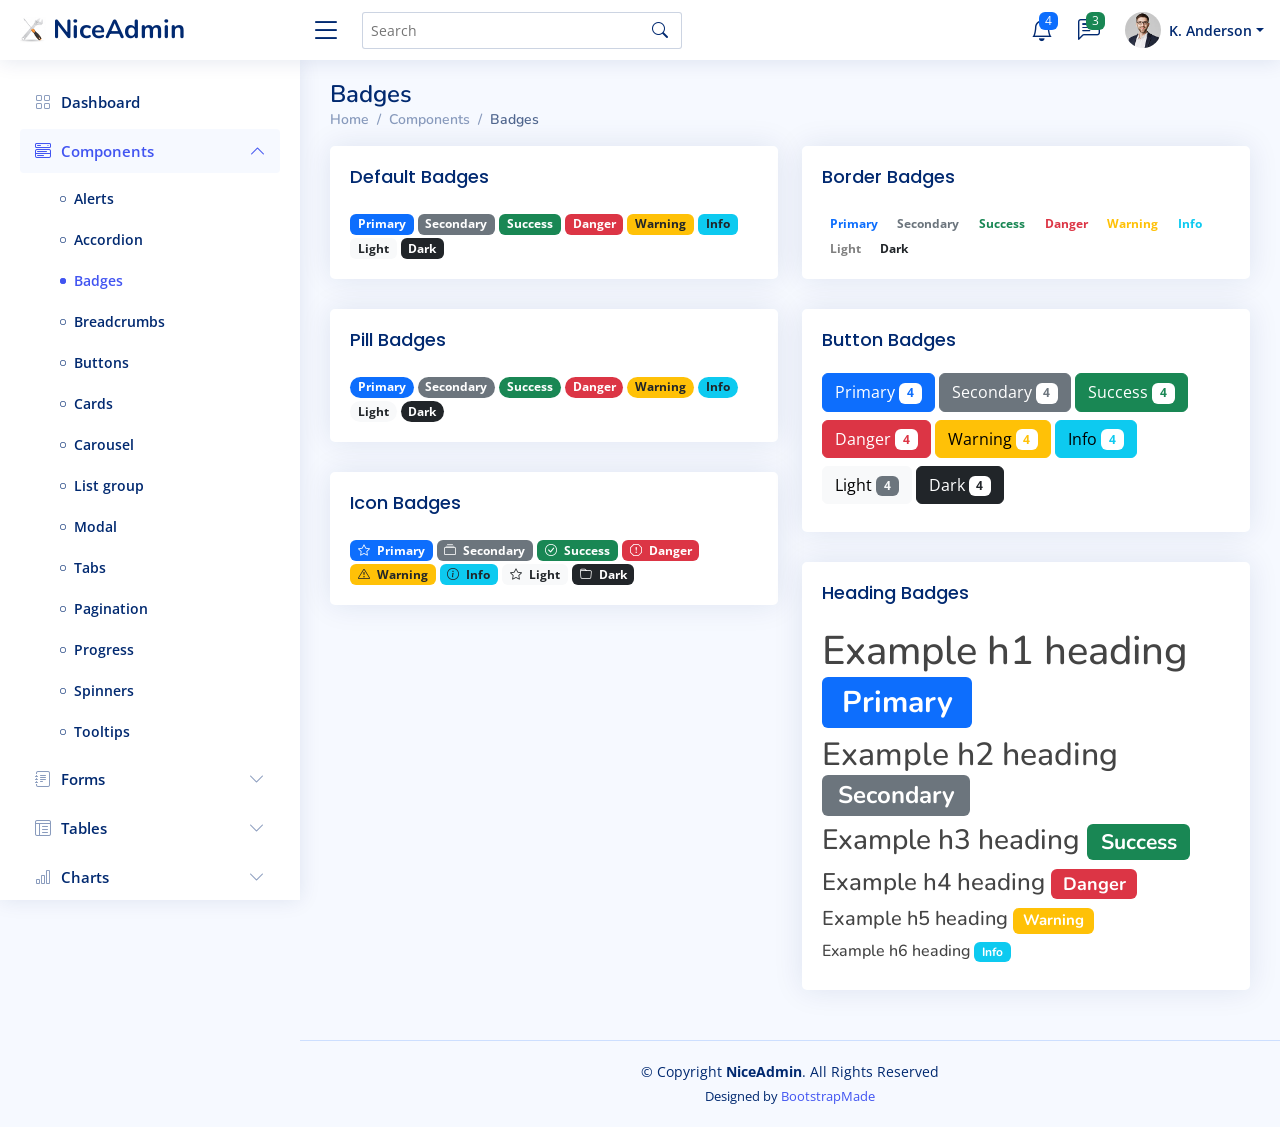
<file: components-badges.html>
<!DOCTYPE html>
<html lang="en">

<head>
  <meta charset="utf-8">
  <meta content="width=device-width, initial-scale=1.0" name="viewport">

  <title>Components / Badges - NiceAdmin Bootstrap Template</title>
  <meta content="" name="description">
  <meta content="" name="keywords">

  <!-- Favicons -->
  <link href="assets/img/favicon.png" rel="icon">
  <link href="assets/img/apple-touch-icon.png" rel="apple-touch-icon">

  <!-- Google Fonts -->
  <link href="https://fonts.gstatic.com" rel="preconnect">
  <link href="https://fonts.googleapis.com/css?family=Open+Sans:300,300i,400,400i,600,600i,700,700i|Nunito:300,300i,400,400i,600,600i,700,700i|Poppins:300,300i,400,400i,500,500i,600,600i,700,700i" rel="stylesheet">

  <!-- Vendor CSS Files -->
  <link href="assets/vendor/bootstrap/css/bootstrap.min.css" rel="stylesheet">
  <link href="assets/vendor/bootstrap-icons/bootstrap-icons.css" rel="stylesheet">
  <link href="assets/vendor/boxicons/css/boxicons.min.css" rel="stylesheet">
  <link href="assets/vendor/quill/quill.snow.css" rel="stylesheet">
  <link href="assets/vendor/quill/quill.bubble.css" rel="stylesheet">
  <link href="assets/vendor/remixicon/remixicon.css" rel="stylesheet">
  <link href="assets/vendor/simple-datatables/style.css" rel="stylesheet">

  <!-- Template Main CSS File -->
  <link href="assets/css/style.css" rel="stylesheet">

  <!-- =======================================================
  * Template Name: NiceAdmin - v2.5.0
  * Template URL: https://bootstrapmade.com/nice-admin-bootstrap-admin-html-template/
  * Author: BootstrapMade.com
  * License: https://bootstrapmade.com/license/
  ======================================================== -->
</head>

<body>

  <!-- ======= Header ======= -->
  <header id="header" class="header fixed-top d-flex align-items-center">

    <div class="d-flex align-items-center justify-content-between">
      <a href="index.html" class="logo d-flex align-items-center">
        <img src="assets/img/logo.png" alt="">
        <span class="d-none d-lg-block">NiceAdmin</span>
      </a>
      <i class="bi bi-list toggle-sidebar-btn"></i>
    </div><!-- End Logo -->

    <div class="search-bar">
      <form class="search-form d-flex align-items-center" method="POST" action="#">
        <input type="text" name="query" placeholder="Search" title="Enter search keyword">
        <button type="submit" title="Search"><i class="bi bi-search"></i></button>
      </form>
    </div><!-- End Search Bar -->

    <nav class="header-nav ms-auto">
      <ul class="d-flex align-items-center">

        <li class="nav-item d-block d-lg-none">
          <a class="nav-link nav-icon search-bar-toggle " href="#">
            <i class="bi bi-search"></i>
          </a>
        </li><!-- End Search Icon-->

        <li class="nav-item dropdown">

          <a class="nav-link nav-icon" href="#" data-bs-toggle="dropdown">
            <i class="bi bi-bell"></i>
            <span class="badge bg-primary badge-number">4</span>
          </a><!-- End Notification Icon -->

          <ul class="dropdown-menu dropdown-menu-end dropdown-menu-arrow notifications">
            <li class="dropdown-header">
              You have 4 new notifications
              <a href="#"><span class="badge rounded-pill bg-primary p-2 ms-2">View all</span></a>
            </li>
            <li>
              <hr class="dropdown-divider">
            </li>

            <li class="notification-item">
              <i class="bi bi-exclamation-circle text-warning"></i>
              <div>
                <h4>Lorem Ipsum</h4>
                <p>Quae dolorem earum veritatis oditseno</p>
                <p>30 min. ago</p>
              </div>
            </li>

            <li>
              <hr class="dropdown-divider">
            </li>

            <li class="notification-item">
              <i class="bi bi-x-circle text-danger"></i>
              <div>
                <h4>Atque rerum nesciunt</h4>
                <p>Quae dolorem earum veritatis oditseno</p>
                <p>1 hr. ago</p>
              </div>
            </li>

            <li>
              <hr class="dropdown-divider">
            </li>

            <li class="notification-item">
              <i class="bi bi-check-circle text-success"></i>
              <div>
                <h4>Sit rerum fuga</h4>
                <p>Quae dolorem earum veritatis oditseno</p>
                <p>2 hrs. ago</p>
              </div>
            </li>

            <li>
              <hr class="dropdown-divider">
            </li>

            <li class="notification-item">
              <i class="bi bi-info-circle text-primary"></i>
              <div>
                <h4>Dicta reprehenderit</h4>
                <p>Quae dolorem earum veritatis oditseno</p>
                <p>4 hrs. ago</p>
              </div>
            </li>

            <li>
              <hr class="dropdown-divider">
            </li>
            <li class="dropdown-footer">
              <a href="#">Show all notifications</a>
            </li>

          </ul><!-- End Notification Dropdown Items -->

        </li><!-- End Notification Nav -->

        <li class="nav-item dropdown">

          <a class="nav-link nav-icon" href="#" data-bs-toggle="dropdown">
            <i class="bi bi-chat-left-text"></i>
            <span class="badge bg-success badge-number">3</span>
          </a><!-- End Messages Icon -->

          <ul class="dropdown-menu dropdown-menu-end dropdown-menu-arrow messages">
            <li class="dropdown-header">
              You have 3 new messages
              <a href="#"><span class="badge rounded-pill bg-primary p-2 ms-2">View all</span></a>
            </li>
            <li>
              <hr class="dropdown-divider">
            </li>

            <li class="message-item">
              <a href="#">
                <img src="assets/img/messages-1.jpg" alt="" class="rounded-circle">
                <div>
                  <h4>Maria Hudson</h4>
                  <p>Velit asperiores et ducimus soluta repudiandae labore officia est ut...</p>
                  <p>4 hrs. ago</p>
                </div>
              </a>
            </li>
            <li>
              <hr class="dropdown-divider">
            </li>

            <li class="message-item">
              <a href="#">
                <img src="assets/img/messages-2.jpg" alt="" class="rounded-circle">
                <div>
                  <h4>Anna Nelson</h4>
                  <p>Velit asperiores et ducimus soluta repudiandae labore officia est ut...</p>
                  <p>6 hrs. ago</p>
                </div>
              </a>
            </li>
            <li>
              <hr class="dropdown-divider">
            </li>

            <li class="message-item">
              <a href="#">
                <img src="assets/img/messages-3.jpg" alt="" class="rounded-circle">
                <div>
                  <h4>David Muldon</h4>
                  <p>Velit asperiores et ducimus soluta repudiandae labore officia est ut...</p>
                  <p>8 hrs. ago</p>
                </div>
              </a>
            </li>
            <li>
              <hr class="dropdown-divider">
            </li>

            <li class="dropdown-footer">
              <a href="#">Show all messages</a>
            </li>

          </ul><!-- End Messages Dropdown Items -->

        </li><!-- End Messages Nav -->

        <li class="nav-item dropdown pe-3">

          <a class="nav-link nav-profile d-flex align-items-center pe-0" href="#" data-bs-toggle="dropdown">
            <img src="assets/img/profile-img.jpg" alt="Profile" class="rounded-circle">
            <span class="d-none d-md-block dropdown-toggle ps-2">K. Anderson</span>
          </a><!-- End Profile Iamge Icon -->

          <ul class="dropdown-menu dropdown-menu-end dropdown-menu-arrow profile">
            <li class="dropdown-header">
              <h6>Kevin Anderson</h6>
              <span>Web Designer</span>
            </li>
            <li>
              <hr class="dropdown-divider">
            </li>

            <li>
              <a class="dropdown-item d-flex align-items-center" href="users-profile.html">
                <i class="bi bi-person"></i>
                <span>My Profile</span>
              </a>
            </li>
            <li>
              <hr class="dropdown-divider">
            </li>

            <li>
              <a class="dropdown-item d-flex align-items-center" href="users-profile.html">
                <i class="bi bi-gear"></i>
                <span>Account Settings</span>
              </a>
            </li>
            <li>
              <hr class="dropdown-divider">
            </li>

            <li>
              <a class="dropdown-item d-flex align-items-center" href="pages-faq.html">
                <i class="bi bi-question-circle"></i>
                <span>Need Help?</span>
              </a>
            </li>
            <li>
              <hr class="dropdown-divider">
            </li>

            <li>
              <a class="dropdown-item d-flex align-items-center" href="#">
                <i class="bi bi-box-arrow-right"></i>
                <span>Sign Out</span>
              </a>
            </li>

          </ul><!-- End Profile Dropdown Items -->
        </li><!-- End Profile Nav -->

      </ul>
    </nav><!-- End Icons Navigation -->

  </header><!-- End Header -->

  <!-- ======= Sidebar ======= -->
  <aside id="sidebar" class="sidebar">

    <ul class="sidebar-nav" id="sidebar-nav">

      <li class="nav-item">
        <a class="nav-link collapsed" href="index.html">
          <i class="bi bi-grid"></i>
          <span>Dashboard</span>
        </a>
      </li><!-- End Dashboard Nav -->

      <li class="nav-item">
        <a class="nav-link " data-bs-target="#components-nav" data-bs-toggle="collapse" href="#">
          <i class="bi bi-menu-button-wide"></i><span>Components</span><i class="bi bi-chevron-down ms-auto"></i>
        </a>
        <ul id="components-nav" class="nav-content collapse show" data-bs-parent="#sidebar-nav">
          <li>
            <a href="components-alerts.html">
              <i class="bi bi-circle"></i><span>Alerts</span>
            </a>
          </li>
          <li>
            <a href="components-accordion.html">
              <i class="bi bi-circle"></i><span>Accordion</span>
            </a>
          </li>
          <li>
            <a href="components-badges.html" class="active">
              <i class="bi bi-circle"></i><span>Badges</span>
            </a>
          </li>
          <li>
            <a href="components-breadcrumbs.html">
              <i class="bi bi-circle"></i><span>Breadcrumbs</span>
            </a>
          </li>
          <li>
            <a href="components-buttons.html">
              <i class="bi bi-circle"></i><span>Buttons</span>
            </a>
          </li>
          <li>
            <a href="components-cards.html">
              <i class="bi bi-circle"></i><span>Cards</span>
            </a>
          </li>
          <li>
            <a href="components-carousel.html">
              <i class="bi bi-circle"></i><span>Carousel</span>
            </a>
          </li>
          <li>
            <a href="components-list-group.html">
              <i class="bi bi-circle"></i><span>List group</span>
            </a>
          </li>
          <li>
            <a href="components-modal.html">
              <i class="bi bi-circle"></i><span>Modal</span>
            </a>
          </li>
          <li>
            <a href="components-tabs.html">
              <i class="bi bi-circle"></i><span>Tabs</span>
            </a>
          </li>
          <li>
            <a href="components-pagination.html">
              <i class="bi bi-circle"></i><span>Pagination</span>
            </a>
          </li>
          <li>
            <a href="components-progress.html">
              <i class="bi bi-circle"></i><span>Progress</span>
            </a>
          </li>
          <li>
            <a href="components-spinners.html">
              <i class="bi bi-circle"></i><span>Spinners</span>
            </a>
          </li>
          <li>
            <a href="components-tooltips.html">
              <i class="bi bi-circle"></i><span>Tooltips</span>
            </a>
          </li>
        </ul>
      </li><!-- End Components Nav -->

      <li class="nav-item">
        <a class="nav-link collapsed" data-bs-target="#forms-nav" data-bs-toggle="collapse" href="#">
          <i class="bi bi-journal-text"></i><span>Forms</span><i class="bi bi-chevron-down ms-auto"></i>
        </a>
        <ul id="forms-nav" class="nav-content collapse " data-bs-parent="#sidebar-nav">
          <li>
            <a href="forms-elements.html">
              <i class="bi bi-circle"></i><span>Form Elements</span>
            </a>
          </li>
          <li>
            <a href="forms-layouts.html">
              <i class="bi bi-circle"></i><span>Form Layouts</span>
            </a>
          </li>
          <li>
            <a href="forms-editors.html">
              <i class="bi bi-circle"></i><span>Form Editors</span>
            </a>
          </li>
          <li>
            <a href="forms-validation.html">
              <i class="bi bi-circle"></i><span>Form Validation</span>
            </a>
          </li>
        </ul>
      </li><!-- End Forms Nav -->

      <li class="nav-item">
        <a class="nav-link collapsed" data-bs-target="#tables-nav" data-bs-toggle="collapse" href="#">
          <i class="bi bi-layout-text-window-reverse"></i><span>Tables</span><i class="bi bi-chevron-down ms-auto"></i>
        </a>
        <ul id="tables-nav" class="nav-content collapse " data-bs-parent="#sidebar-nav">
          <li>
            <a href="tables-general.html">
              <i class="bi bi-circle"></i><span>General Tables</span>
            </a>
          </li>
          <li>
            <a href="tables-data.html">
              <i class="bi bi-circle"></i><span>Data Tables</span>
            </a>
          </li>
        </ul>
      </li><!-- End Tables Nav -->

      <li class="nav-item">
        <a class="nav-link collapsed" data-bs-target="#charts-nav" data-bs-toggle="collapse" href="#">
          <i class="bi bi-bar-chart"></i><span>Charts</span><i class="bi bi-chevron-down ms-auto"></i>
        </a>
        <ul id="charts-nav" class="nav-content collapse " data-bs-parent="#sidebar-nav">
          <li>
            <a href="charts-chartjs.html">
              <i class="bi bi-circle"></i><span>Chart.js</span>
            </a>
          </li>
          <li>
            <a href="charts-apexcharts.html">
              <i class="bi bi-circle"></i><span>ApexCharts</span>
            </a>
          </li>
          <li>
            <a href="charts-echarts.html">
              <i class="bi bi-circle"></i><span>ECharts</span>
            </a>
          </li>
        </ul>
      </li><!-- End Charts Nav -->

      <li class="nav-item">
        <a class="nav-link collapsed" data-bs-target="#icons-nav" data-bs-toggle="collapse" href="#">
          <i class="bi bi-gem"></i><span>Icons</span><i class="bi bi-chevron-down ms-auto"></i>
        </a>
        <ul id="icons-nav" class="nav-content collapse " data-bs-parent="#sidebar-nav">
          <li>
            <a href="icons-bootstrap.html">
              <i class="bi bi-circle"></i><span>Bootstrap Icons</span>
            </a>
          </li>
          <li>
            <a href="icons-remix.html">
              <i class="bi bi-circle"></i><span>Remix Icons</span>
            </a>
          </li>
          <li>
            <a href="icons-boxicons.html">
              <i class="bi bi-circle"></i><span>Boxicons</span>
            </a>
          </li>
        </ul>
      </li><!-- End Icons Nav -->

      <li class="nav-heading">Pages</li>

      <li class="nav-item">
        <a class="nav-link collapsed" href="users-profile.html">
          <i class="bi bi-person"></i>
          <span>Profile</span>
        </a>
      </li><!-- End Profile Page Nav -->

      <li class="nav-item">
        <a class="nav-link collapsed" href="pages-faq.html">
          <i class="bi bi-question-circle"></i>
          <span>F.A.Q</span>
        </a>
      </li><!-- End F.A.Q Page Nav -->

      <li class="nav-item">
        <a class="nav-link collapsed" href="pages-contact.html">
          <i class="bi bi-envelope"></i>
          <span>Contact</span>
        </a>
      </li><!-- End Contact Page Nav -->

      <li class="nav-item">
        <a class="nav-link collapsed" href="pages-register.html">
          <i class="bi bi-card-list"></i>
          <span>Register</span>
        </a>
      </li><!-- End Register Page Nav -->

      <li class="nav-item">
        <a class="nav-link collapsed" href="pages-login.html">
          <i class="bi bi-box-arrow-in-right"></i>
          <span>Login</span>
        </a>
      </li><!-- End Login Page Nav -->

      <li class="nav-item">
        <a class="nav-link collapsed" href="pages-error-404.html">
          <i class="bi bi-dash-circle"></i>
          <span>Error 404</span>
        </a>
      </li><!-- End Error 404 Page Nav -->

      <li class="nav-item">
        <a class="nav-link collapsed" href="pages-blank.html">
          <i class="bi bi-file-earmark"></i>
          <span>Blank</span>
        </a>
      </li><!-- End Blank Page Nav -->

    </ul>

  </aside><!-- End Sidebar-->

  <main id="main" class="main">

    <div class="pagetitle">
      <h1>Badges</h1>
      <nav>
        <ol class="breadcrumb">
          <li class="breadcrumb-item"><a href="index.html">Home</a></li>
          <li class="breadcrumb-item">Components</li>
          <li class="breadcrumb-item active">Badges</li>
        </ol>
      </nav>
    </div><!-- End Page Title -->

    <section class="section">
      <div class="row">

        <div class="col-lg-6">

          <div class="card">
            <div class="card-body">
              <h5 class="card-title">Default Badges</h5>

              <span class="badge bg-primary">Primary</span>
              <span class="badge bg-secondary">Secondary</span>
              <span class="badge bg-success">Success</span>
              <span class="badge bg-danger">Danger</span>
              <span class="badge bg-warning text-dark">Warning</span>
              <span class="badge bg-info text-dark">Info</span>
              <span class="badge bg-light text-dark">Light</span>
              <span class="badge bg-dark">Dark</span>
            </div>
          </div><!-- End Default Badges -->

          <div class="card">
            <div class="card-body">
              <h5 class="card-title">Pill Badges</h5>
              <span class="badge rounded-pill bg-primary">Primary</span>
              <span class="badge rounded-pill bg-secondary">Secondary</span>
              <span class="badge rounded-pill bg-success">Success</span>
              <span class="badge rounded-pill bg-danger">Danger</span>
              <span class="badge rounded-pill bg-warning text-dark">Warning</span>
              <span class="badge rounded-pill bg-info text-dark">Info</span>
              <span class="badge rounded-pill bg-light text-dark">Light</span>
              <span class="badge rounded-pill bg-dark">Dark</span>
            </div>
          </div><!-- End Pill Badges -->

          <div class="card">
            <div class="card-body">
              <h5 class="card-title">Icon Badges</h5>
              <span class="badge bg-primary"><i class="bi bi-star me-1"></i> Primary</span>
              <span class="badge bg-secondary"><i class="bi bi-collection me-1"></i> Secondary</span>
              <span class="badge bg-success"><i class="bi bi-check-circle me-1"></i> Success</span>
              <span class="badge bg-danger"><i class="bi bi-exclamation-octagon me-1"></i> Danger</span>
              <span class="badge bg-warning text-dark"><i class="bi bi-exclamation-triangle me-1"></i> Warning</span>
              <span class="badge bg-info text-dark"><i class="bi bi-info-circle me-1"></i> Info</span>
              <span class="badge bg-light text-dark"><i class="bi bi-star me-1"></i> Light</span>
              <span class="badge bg-dark"><i class="bi bi-folder me-1"></i> Dark</span>
            </div>
          </div><!-- End Icon Badges -->

        </div>

        <div class="col-lg-6">

          <div class="card">
            <div class="card-body">
              <h5 class="card-title">Border Badges</h5>
              <span class="badge border-primary border-1 text-primary">Primary</span>
              <span class="badge border-secondary border-1 text-secondary">Secondary</span>
              <span class="badge border-success border-1 text-success">Success</span>
              <span class="badge border-danger border-1 text-danger">Danger</span>
              <span class="badge border-warning border-1 text-warning">Warning</span>
              <span class="badge border-info border-1 text-info">Info</span>
              <span class="badge border-light border-1 text-black-50">Light</span>
              <span class="badge border-dark border-1 text-dark">Dark</span>
            </div>
          </div><!-- End Border Badges -->

          <div class="card">
            <div class="card-body">
              <h5 class="card-title">Button Badges</h5>

              <button type="button" class="btn btn-primary mb-2">
                Primary <span class="badge bg-white text-primary">4</span>
              </button>
              <button type="button" class="btn btn-secondary mb-2">
                Secondary <span class="badge bg-white text-secondary">4</span>
              </button>
              <button type="button" class="btn btn-success mb-2">
                Success <span class="badge bg-white text-success">4</span>
              </button>
              <button type="button" class="btn btn-danger mb-2">
                Danger <span class="badge bg-white text-danger">4</span>
              </button>
              <button type="button" class="btn btn-warning mb-2">
                Warning <span class="badge bg-white text-warning">4</span>
              </button>
              <button type="button" class="btn btn-info mb-2">
                Info <span class="badge bg-white text-info">4</span>
              </button>
              <button type="button" class="btn btn-light mb-2">
                Light <span class="badge bg-secondary text-light">4</span>
              </button>
              <button type="button" class="btn btn-dark mb-2">
                Dark <span class="badge bg-white text-dark">4</span>
              </button>
            </div>
          </div><!-- End Button Badges -->

          <div class="card">
            <div class="card-body">
              <h5 class="card-title">Heading Badges</h5>

              <h1>Example h1 heading <span class="badge bg-primary">Primary</span></h1>
              <h2>Example h2 heading <span class="badge bg-secondary">Secondary</span></h2>
              <h3>Example h3 heading <span class="badge bg-success">Success</span></h3>
              <h4>Example h4 heading <span class="badge bg-danger">Danger</span></h4>
              <h5>Example h5 heading <span class="badge bg-warning">Warning</span></h5>
              <h6>Example h6 heading <span class="badge bg-info">Info</span></h6>
            </div>
          </div><!-- End Heading Badges -->

        </div>

      </div>
    </section>

  </main><!-- End #main -->

  <!-- ======= Footer ======= -->
  <footer id="footer" class="footer">
    <div class="copyright">
      &copy; Copyright <strong><span>NiceAdmin</span></strong>. All Rights Reserved
    </div>
    <div class="credits">
      <!-- All the links in the footer should remain intact. -->
      <!-- You can delete the links only if you purchased the pro version. -->
      <!-- Licensing information: https://bootstrapmade.com/license/ -->
      <!-- Purchase the pro version with working PHP/AJAX contact form: https://bootstrapmade.com/nice-admin-bootstrap-admin-html-template/ -->
      Designed by <a href="https://bootstrapmade.com/">BootstrapMade</a>
    </div>
  </footer><!-- End Footer -->

  <a href="#" class="back-to-top d-flex align-items-center justify-content-center"><i class="bi bi-arrow-up-short"></i></a>

  <!-- Vendor JS Files -->
  <script src="assets/vendor/apexcharts/apexcharts.min.js"></script>
  <script src="assets/vendor/bootstrap/js/bootstrap.bundle.min.js"></script>
  <script src="assets/vendor/chart.js/chart.umd.js"></script>
  <script src="assets/vendor/echarts/echarts.min.js"></script>
  <script src="assets/vendor/quill/quill.min.js"></script>
  <script src="assets/vendor/simple-datatables/simple-datatables.js"></script>
  <script src="assets/vendor/tinymce/tinymce.min.js"></script>
  <script src="assets/vendor/php-email-form/validate.js"></script>

  <!-- Template Main JS File -->
  <script src="assets/js/main.js"></script>

</body>

</html>
</file>
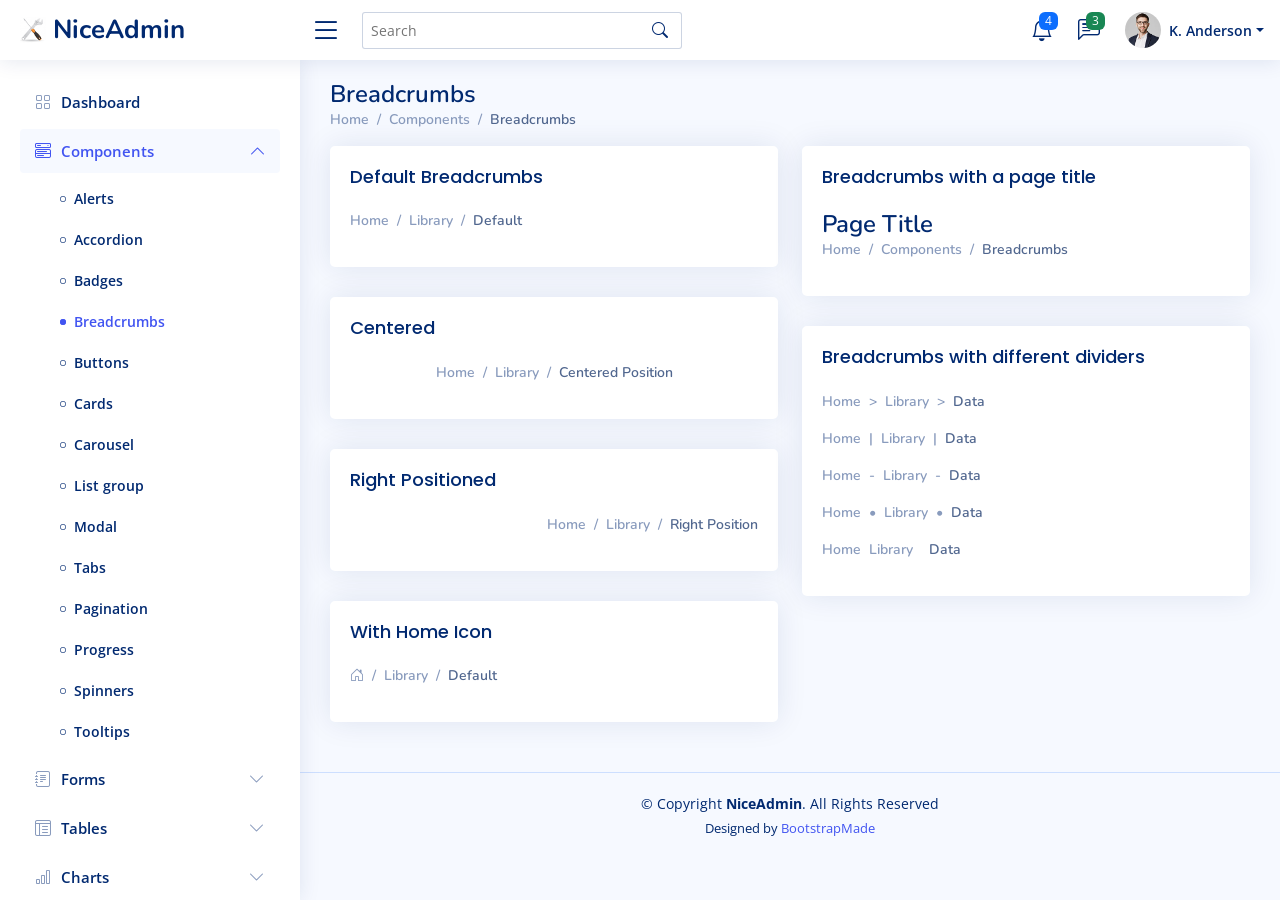
<file: components-breadcrumbs.html>
<!DOCTYPE html>
<html lang="en">

<head>
  <meta charset="utf-8">
  <meta content="width=device-width, initial-scale=1.0" name="viewport">

  <title>Components / Breadcrumbs - NiceAdmin Bootstrap Template</title>
  <meta content="" name="description">
  <meta content="" name="keywords">

  <!-- Favicons -->
  <link href="assets/img/favicon.png" rel="icon">
  <link href="assets/img/apple-touch-icon.png" rel="apple-touch-icon">

  <!-- Google Fonts -->
  <link href="https://fonts.gstatic.com" rel="preconnect">
  <link href="https://fonts.googleapis.com/css?family=Open+Sans:300,300i,400,400i,600,600i,700,700i|Nunito:300,300i,400,400i,600,600i,700,700i|Poppins:300,300i,400,400i,500,500i,600,600i,700,700i" rel="stylesheet">

  <!-- Vendor CSS Files -->
  <link href="assets/vendor/bootstrap/css/bootstrap.min.css" rel="stylesheet">
  <link href="assets/vendor/bootstrap-icons/bootstrap-icons.css" rel="stylesheet">
  <link href="assets/vendor/boxicons/css/boxicons.min.css" rel="stylesheet">
  <link href="assets/vendor/quill/quill.snow.css" rel="stylesheet">
  <link href="assets/vendor/quill/quill.bubble.css" rel="stylesheet">
  <link href="assets/vendor/remixicon/remixicon.css" rel="stylesheet">
  <link href="assets/vendor/simple-datatables/style.css" rel="stylesheet">

  <!-- Template Main CSS File -->
  <link href="assets/css/style.css" rel="stylesheet">

  <!-- =======================================================
  * Template Name: NiceAdmin - v2.5.0
  * Template URL: https://bootstrapmade.com/nice-admin-bootstrap-admin-html-template/
  * Author: BootstrapMade.com
  * License: https://bootstrapmade.com/license/
  ======================================================== -->
</head>

<body>

  <!-- ======= Header ======= -->
  <header id="header" class="header fixed-top d-flex align-items-center">

    <div class="d-flex align-items-center justify-content-between">
      <a href="index.html" class="logo d-flex align-items-center">
        <img src="assets/img/logo.png" alt="">
        <span class="d-none d-lg-block">NiceAdmin</span>
      </a>
      <i class="bi bi-list toggle-sidebar-btn"></i>
    </div><!-- End Logo -->

    <div class="search-bar">
      <form class="search-form d-flex align-items-center" method="POST" action="#">
        <input type="text" name="query" placeholder="Search" title="Enter search keyword">
        <button type="submit" title="Search"><i class="bi bi-search"></i></button>
      </form>
    </div><!-- End Search Bar -->

    <nav class="header-nav ms-auto">
      <ul class="d-flex align-items-center">

        <li class="nav-item d-block d-lg-none">
          <a class="nav-link nav-icon search-bar-toggle " href="#">
            <i class="bi bi-search"></i>
          </a>
        </li><!-- End Search Icon-->

        <li class="nav-item dropdown">

          <a class="nav-link nav-icon" href="#" data-bs-toggle="dropdown">
            <i class="bi bi-bell"></i>
            <span class="badge bg-primary badge-number">4</span>
          </a><!-- End Notification Icon -->

          <ul class="dropdown-menu dropdown-menu-end dropdown-menu-arrow notifications">
            <li class="dropdown-header">
              You have 4 new notifications
              <a href="#"><span class="badge rounded-pill bg-primary p-2 ms-2">View all</span></a>
            </li>
            <li>
              <hr class="dropdown-divider">
            </li>

            <li class="notification-item">
              <i class="bi bi-exclamation-circle text-warning"></i>
              <div>
                <h4>Lorem Ipsum</h4>
                <p>Quae dolorem earum veritatis oditseno</p>
                <p>30 min. ago</p>
              </div>
            </li>

            <li>
              <hr class="dropdown-divider">
            </li>

            <li class="notification-item">
              <i class="bi bi-x-circle text-danger"></i>
              <div>
                <h4>Atque rerum nesciunt</h4>
                <p>Quae dolorem earum veritatis oditseno</p>
                <p>1 hr. ago</p>
              </div>
            </li>

            <li>
              <hr class="dropdown-divider">
            </li>

            <li class="notification-item">
              <i class="bi bi-check-circle text-success"></i>
              <div>
                <h4>Sit rerum fuga</h4>
                <p>Quae dolorem earum veritatis oditseno</p>
                <p>2 hrs. ago</p>
              </div>
            </li>

            <li>
              <hr class="dropdown-divider">
            </li>

            <li class="notification-item">
              <i class="bi bi-info-circle text-primary"></i>
              <div>
                <h4>Dicta reprehenderit</h4>
                <p>Quae dolorem earum veritatis oditseno</p>
                <p>4 hrs. ago</p>
              </div>
            </li>

            <li>
              <hr class="dropdown-divider">
            </li>
            <li class="dropdown-footer">
              <a href="#">Show all notifications</a>
            </li>

          </ul><!-- End Notification Dropdown Items -->

        </li><!-- End Notification Nav -->

        <li class="nav-item dropdown">

          <a class="nav-link nav-icon" href="#" data-bs-toggle="dropdown">
            <i class="bi bi-chat-left-text"></i>
            <span class="badge bg-success badge-number">3</span>
          </a><!-- End Messages Icon -->

          <ul class="dropdown-menu dropdown-menu-end dropdown-menu-arrow messages">
            <li class="dropdown-header">
              You have 3 new messages
              <a href="#"><span class="badge rounded-pill bg-primary p-2 ms-2">View all</span></a>
            </li>
            <li>
              <hr class="dropdown-divider">
            </li>

            <li class="message-item">
              <a href="#">
                <img src="assets/img/messages-1.jpg" alt="" class="rounded-circle">
                <div>
                  <h4>Maria Hudson</h4>
                  <p>Velit asperiores et ducimus soluta repudiandae labore officia est ut...</p>
                  <p>4 hrs. ago</p>
                </div>
              </a>
            </li>
            <li>
              <hr class="dropdown-divider">
            </li>

            <li class="message-item">
              <a href="#">
                <img src="assets/img/messages-2.jpg" alt="" class="rounded-circle">
                <div>
                  <h4>Anna Nelson</h4>
                  <p>Velit asperiores et ducimus soluta repudiandae labore officia est ut...</p>
                  <p>6 hrs. ago</p>
                </div>
              </a>
            </li>
            <li>
              <hr class="dropdown-divider">
            </li>

            <li class="message-item">
              <a href="#">
                <img src="assets/img/messages-3.jpg" alt="" class="rounded-circle">
                <div>
                  <h4>David Muldon</h4>
                  <p>Velit asperiores et ducimus soluta repudiandae labore officia est ut...</p>
                  <p>8 hrs. ago</p>
                </div>
              </a>
            </li>
            <li>
              <hr class="dropdown-divider">
            </li>

            <li class="dropdown-footer">
              <a href="#">Show all messages</a>
            </li>

          </ul><!-- End Messages Dropdown Items -->

        </li><!-- End Messages Nav -->

        <li class="nav-item dropdown pe-3">

          <a class="nav-link nav-profile d-flex align-items-center pe-0" href="#" data-bs-toggle="dropdown">
            <img src="assets/img/profile-img.jpg" alt="Profile" class="rounded-circle">
            <span class="d-none d-md-block dropdown-toggle ps-2">K. Anderson</span>
          </a><!-- End Profile Iamge Icon -->

          <ul class="dropdown-menu dropdown-menu-end dropdown-menu-arrow profile">
            <li class="dropdown-header">
              <h6>Kevin Anderson</h6>
              <span>Web Designer</span>
            </li>
            <li>
              <hr class="dropdown-divider">
            </li>

            <li>
              <a class="dropdown-item d-flex align-items-center" href="users-profile.html">
                <i class="bi bi-person"></i>
                <span>My Profile</span>
              </a>
            </li>
            <li>
              <hr class="dropdown-divider">
            </li>

            <li>
              <a class="dropdown-item d-flex align-items-center" href="users-profile.html">
                <i class="bi bi-gear"></i>
                <span>Account Settings</span>
              </a>
            </li>
            <li>
              <hr class="dropdown-divider">
            </li>

            <li>
              <a class="dropdown-item d-flex align-items-center" href="pages-faq.html">
                <i class="bi bi-question-circle"></i>
                <span>Need Help?</span>
              </a>
            </li>
            <li>
              <hr class="dropdown-divider">
            </li>

            <li>
              <a class="dropdown-item d-flex align-items-center" href="#">
                <i class="bi bi-box-arrow-right"></i>
                <span>Sign Out</span>
              </a>
            </li>

          </ul><!-- End Profile Dropdown Items -->
        </li><!-- End Profile Nav -->

      </ul>
    </nav><!-- End Icons Navigation -->

  </header><!-- End Header -->

  <!-- ======= Sidebar ======= -->
  <aside id="sidebar" class="sidebar">

    <ul class="sidebar-nav" id="sidebar-nav">

      <li class="nav-item">
        <a class="nav-link collapsed" href="index.html">
          <i class="bi bi-grid"></i>
          <span>Dashboard</span>
        </a>
      </li><!-- End Dashboard Nav -->

      <li class="nav-item">
        <a class="nav-link " data-bs-target="#components-nav" data-bs-toggle="collapse" href="#">
          <i class="bi bi-menu-button-wide"></i><span>Components</span><i class="bi bi-chevron-down ms-auto"></i>
        </a>
        <ul id="components-nav" class="nav-content collapse show" data-bs-parent="#sidebar-nav">
          <li>
            <a href="components-alerts.html">
              <i class="bi bi-circle"></i><span>Alerts</span>
            </a>
          </li>
          <li>
            <a href="components-accordion.html">
              <i class="bi bi-circle"></i><span>Accordion</span>
            </a>
          </li>
          <li>
            <a href="components-badges.html">
              <i class="bi bi-circle"></i><span>Badges</span>
            </a>
          </li>
          <li>
            <a href="components-breadcrumbs.html" class="active">
              <i class="bi bi-circle"></i><span>Breadcrumbs</span>
            </a>
          </li>
          <li>
            <a href="components-buttons.html">
              <i class="bi bi-circle"></i><span>Buttons</span>
            </a>
          </li>
          <li>
            <a href="components-cards.html">
              <i class="bi bi-circle"></i><span>Cards</span>
            </a>
          </li>
          <li>
            <a href="components-carousel.html">
              <i class="bi bi-circle"></i><span>Carousel</span>
            </a>
          </li>
          <li>
            <a href="components-list-group.html">
              <i class="bi bi-circle"></i><span>List group</span>
            </a>
          </li>
          <li>
            <a href="components-modal.html">
              <i class="bi bi-circle"></i><span>Modal</span>
            </a>
          </li>
          <li>
            <a href="components-tabs.html">
              <i class="bi bi-circle"></i><span>Tabs</span>
            </a>
          </li>
          <li>
            <a href="components-pagination.html">
              <i class="bi bi-circle"></i><span>Pagination</span>
            </a>
          </li>
          <li>
            <a href="components-progress.html">
              <i class="bi bi-circle"></i><span>Progress</span>
            </a>
          </li>
          <li>
            <a href="components-spinners.html">
              <i class="bi bi-circle"></i><span>Spinners</span>
            </a>
          </li>
          <li>
            <a href="components-tooltips.html">
              <i class="bi bi-circle"></i><span>Tooltips</span>
            </a>
          </li>
        </ul>
      </li><!-- End Components Nav -->

      <li class="nav-item">
        <a class="nav-link collapsed" data-bs-target="#forms-nav" data-bs-toggle="collapse" href="#">
          <i class="bi bi-journal-text"></i><span>Forms</span><i class="bi bi-chevron-down ms-auto"></i>
        </a>
        <ul id="forms-nav" class="nav-content collapse " data-bs-parent="#sidebar-nav">
          <li>
            <a href="forms-elements.html">
              <i class="bi bi-circle"></i><span>Form Elements</span>
            </a>
          </li>
          <li>
            <a href="forms-layouts.html">
              <i class="bi bi-circle"></i><span>Form Layouts</span>
            </a>
          </li>
          <li>
            <a href="forms-editors.html">
              <i class="bi bi-circle"></i><span>Form Editors</span>
            </a>
          </li>
          <li>
            <a href="forms-validation.html">
              <i class="bi bi-circle"></i><span>Form Validation</span>
            </a>
          </li>
        </ul>
      </li><!-- End Forms Nav -->

      <li class="nav-item">
        <a class="nav-link collapsed" data-bs-target="#tables-nav" data-bs-toggle="collapse" href="#">
          <i class="bi bi-layout-text-window-reverse"></i><span>Tables</span><i class="bi bi-chevron-down ms-auto"></i>
        </a>
        <ul id="tables-nav" class="nav-content collapse " data-bs-parent="#sidebar-nav">
          <li>
            <a href="tables-general.html">
              <i class="bi bi-circle"></i><span>General Tables</span>
            </a>
          </li>
          <li>
            <a href="tables-data.html">
              <i class="bi bi-circle"></i><span>Data Tables</span>
            </a>
          </li>
        </ul>
      </li><!-- End Tables Nav -->

      <li class="nav-item">
        <a class="nav-link collapsed" data-bs-target="#charts-nav" data-bs-toggle="collapse" href="#">
          <i class="bi bi-bar-chart"></i><span>Charts</span><i class="bi bi-chevron-down ms-auto"></i>
        </a>
        <ul id="charts-nav" class="nav-content collapse " data-bs-parent="#sidebar-nav">
          <li>
            <a href="charts-chartjs.html">
              <i class="bi bi-circle"></i><span>Chart.js</span>
            </a>
          </li>
          <li>
            <a href="charts-apexcharts.html">
              <i class="bi bi-circle"></i><span>ApexCharts</span>
            </a>
          </li>
          <li>
            <a href="charts-echarts.html">
              <i class="bi bi-circle"></i><span>ECharts</span>
            </a>
          </li>
        </ul>
      </li><!-- End Charts Nav -->

      <li class="nav-item">
        <a class="nav-link collapsed" data-bs-target="#icons-nav" data-bs-toggle="collapse" href="#">
          <i class="bi bi-gem"></i><span>Icons</span><i class="bi bi-chevron-down ms-auto"></i>
        </a>
        <ul id="icons-nav" class="nav-content collapse " data-bs-parent="#sidebar-nav">
          <li>
            <a href="icons-bootstrap.html">
              <i class="bi bi-circle"></i><span>Bootstrap Icons</span>
            </a>
          </li>
          <li>
            <a href="icons-remix.html">
              <i class="bi bi-circle"></i><span>Remix Icons</span>
            </a>
          </li>
          <li>
            <a href="icons-boxicons.html">
              <i class="bi bi-circle"></i><span>Boxicons</span>
            </a>
          </li>
        </ul>
      </li><!-- End Icons Nav -->

      <li class="nav-heading">Pages</li>

      <li class="nav-item">
        <a class="nav-link collapsed" href="users-profile.html">
          <i class="bi bi-person"></i>
          <span>Profile</span>
        </a>
      </li><!-- End Profile Page Nav -->

      <li class="nav-item">
        <a class="nav-link collapsed" href="pages-faq.html">
          <i class="bi bi-question-circle"></i>
          <span>F.A.Q</span>
        </a>
      </li><!-- End F.A.Q Page Nav -->

      <li class="nav-item">
        <a class="nav-link collapsed" href="pages-contact.html">
          <i class="bi bi-envelope"></i>
          <span>Contact</span>
        </a>
      </li><!-- End Contact Page Nav -->

      <li class="nav-item">
        <a class="nav-link collapsed" href="pages-register.html">
          <i class="bi bi-card-list"></i>
          <span>Register</span>
        </a>
      </li><!-- End Register Page Nav -->

      <li class="nav-item">
        <a class="nav-link collapsed" href="pages-login.html">
          <i class="bi bi-box-arrow-in-right"></i>
          <span>Login</span>
        </a>
      </li><!-- End Login Page Nav -->

      <li class="nav-item">
        <a class="nav-link collapsed" href="pages-error-404.html">
          <i class="bi bi-dash-circle"></i>
          <span>Error 404</span>
        </a>
      </li><!-- End Error 404 Page Nav -->

      <li class="nav-item">
        <a class="nav-link collapsed" href="pages-blank.html">
          <i class="bi bi-file-earmark"></i>
          <span>Blank</span>
        </a>
      </li><!-- End Blank Page Nav -->

    </ul>

  </aside><!-- End Sidebar-->

  <main id="main" class="main">

    <div class="pagetitle">
      <h1>Breadcrumbs</h1>
      <nav>
        <ol class="breadcrumb">
          <li class="breadcrumb-item"><a href="index.html">Home</a></li>
          <li class="breadcrumb-item">Components</li>
          <li class="breadcrumb-item active">Breadcrumbs</li>
        </ol>
      </nav>
    </div><!-- End Page Title -->

    <section class="section">
      <div class="row">
        <div class="col-lg-6">

          <div class="card">
            <div class="card-body">
              <h5 class="card-title">Default Breadcrumbs</h5>

              <nav>
                <ol class="breadcrumb">
                  <li class="breadcrumb-item"><a href="index.html">Home</a></li>
                  <li class="breadcrumb-item"><a href="#">Library</a></li>
                  <li class="breadcrumb-item active">Default</li>
                </ol>
              </nav>
            </div>
          </div>

          <div class="card">
            <div class="card-body">
              <h5 class="card-title">Centered</h5>

              <nav class="d-flex justify-content-center">
                <ol class="breadcrumb">
                  <li class="breadcrumb-item"><a href="index.html">Home</a></li>
                  <li class="breadcrumb-item"><a href="#">Library</a></li>
                  <li class="breadcrumb-item active">Centered Position</li>
                </ol>
              </nav>
            </div>
          </div>

          <div class="card">
            <div class="card-body">
              <h5 class="card-title">Right Positioned</h5>

              <nav class="d-flex justify-content-end">
                <ol class="breadcrumb">
                  <li class="breadcrumb-item"><a href="index.html">Home</a></li>
                  <li class="breadcrumb-item"><a href="#">Library</a></li>
                  <li class="breadcrumb-item active">Right Position</li>
                </ol>
              </nav>
            </div>
          </div>

          <div class="card">
            <div class="card-body">
              <h5 class="card-title">With Home Icon</h5>

              <nav>
                <ol class="breadcrumb">
                  <li class="breadcrumb-item"><a href="index.html"><i class="bi bi-house-door"></i></a></li>
                  <li class="breadcrumb-item"><a href="#">Library</a></li>
                  <li class="breadcrumb-item active">Default</li>
                </ol>
              </nav>
            </div>
          </div>

        </div>

        <div class="col-lg-6">

          <div class="card">
            <div class="card-body">
              <h5 class="card-title">Breadcrumbs with a page title</h5>

              <div class="pagetitle">
                <h1>Page Title</h1>
                <nav>
                  <ol class="breadcrumb">
                    <li class="breadcrumb-item"><a href="index.html">Home</a></li>
                    <li class="breadcrumb-item">Components</li>
                    <li class="breadcrumb-item active">Breadcrumbs</li>
                  </ol>
                </nav>
              </div><!-- End Breadcrumbs with a page title -->

            </div>
          </div>

          <div class="card">
            <div class="card-body">
              <h5 class="card-title">Breadcrumbs with different dividers</h5>

              <nav style="--bs-breadcrumb-divider: '>';">
                <ol class="breadcrumb">
                  <li class="breadcrumb-item"><a href="index.html">Home</a></li>
                  <li class="breadcrumb-item"><a href="#">Library</a></li>
                  <li class="breadcrumb-item active">Data</li>
                </ol>
              </nav>

              <nav style="--bs-breadcrumb-divider: '|';">
                <ol class="breadcrumb">
                  <li class="breadcrumb-item"><a href="index.html">Home</a></li>
                  <li class="breadcrumb-item"><a href="#">Library</a></li>
                  <li class="breadcrumb-item active">Data</li>
                </ol>
              </nav>

              <nav style="--bs-breadcrumb-divider: '-';">
                <ol class="breadcrumb">
                  <li class="breadcrumb-item"><a href="index.html">Home</a></li>
                  <li class="breadcrumb-item"><a href="#">Library</a></li>
                  <li class="breadcrumb-item active">Data</li>
                </ol>
              </nav>

              <nav style="--bs-breadcrumb-divider: '•';">
                <ol class="breadcrumb">
                  <li class="breadcrumb-item"><a href="index.html">Home</a></li>
                  <li class="breadcrumb-item"><a href="#">Library</a></li>
                  <li class="breadcrumb-item active">Data</li>
                </ol>
              </nav>

              <nav style="--bs-breadcrumb-divider: '';">
                <ol class="breadcrumb">
                  <li class="breadcrumb-item"><a href="index.html">Home</a></li>
                  <li class="breadcrumb-item"><a href="#">Library</a></li>
                  <li class="breadcrumb-item active">Data</li>
                </ol>
              </nav>

            </div>
          </div>

        </div>
      </div>
    </section>

  </main><!-- End #main -->

  <!-- ======= Footer ======= -->
  <footer id="footer" class="footer">
    <div class="copyright">
      &copy; Copyright <strong><span>NiceAdmin</span></strong>. All Rights Reserved
    </div>
    <div class="credits">
      <!-- All the links in the footer should remain intact. -->
      <!-- You can delete the links only if you purchased the pro version. -->
      <!-- Licensing information: https://bootstrapmade.com/license/ -->
      <!-- Purchase the pro version with working PHP/AJAX contact form: https://bootstrapmade.com/nice-admin-bootstrap-admin-html-template/ -->
      Designed by <a href="https://bootstrapmade.com/">BootstrapMade</a>
    </div>
  </footer><!-- End Footer -->

  <a href="#" class="back-to-top d-flex align-items-center justify-content-center"><i class="bi bi-arrow-up-short"></i></a>

  <!-- Vendor JS Files -->
  <script src="assets/vendor/apexcharts/apexcharts.min.js"></script>
  <script src="assets/vendor/bootstrap/js/bootstrap.bundle.min.js"></script>
  <script src="assets/vendor/chart.js/chart.umd.js"></script>
  <script src="assets/vendor/echarts/echarts.min.js"></script>
  <script src="assets/vendor/quill/quill.min.js"></script>
  <script src="assets/vendor/simple-datatables/simple-datatables.js"></script>
  <script src="assets/vendor/tinymce/tinymce.min.js"></script>
  <script src="assets/vendor/php-email-form/validate.js"></script>

  <!-- Template Main JS File -->
  <script src="assets/js/main.js"></script>

</body>

</html>
</file>
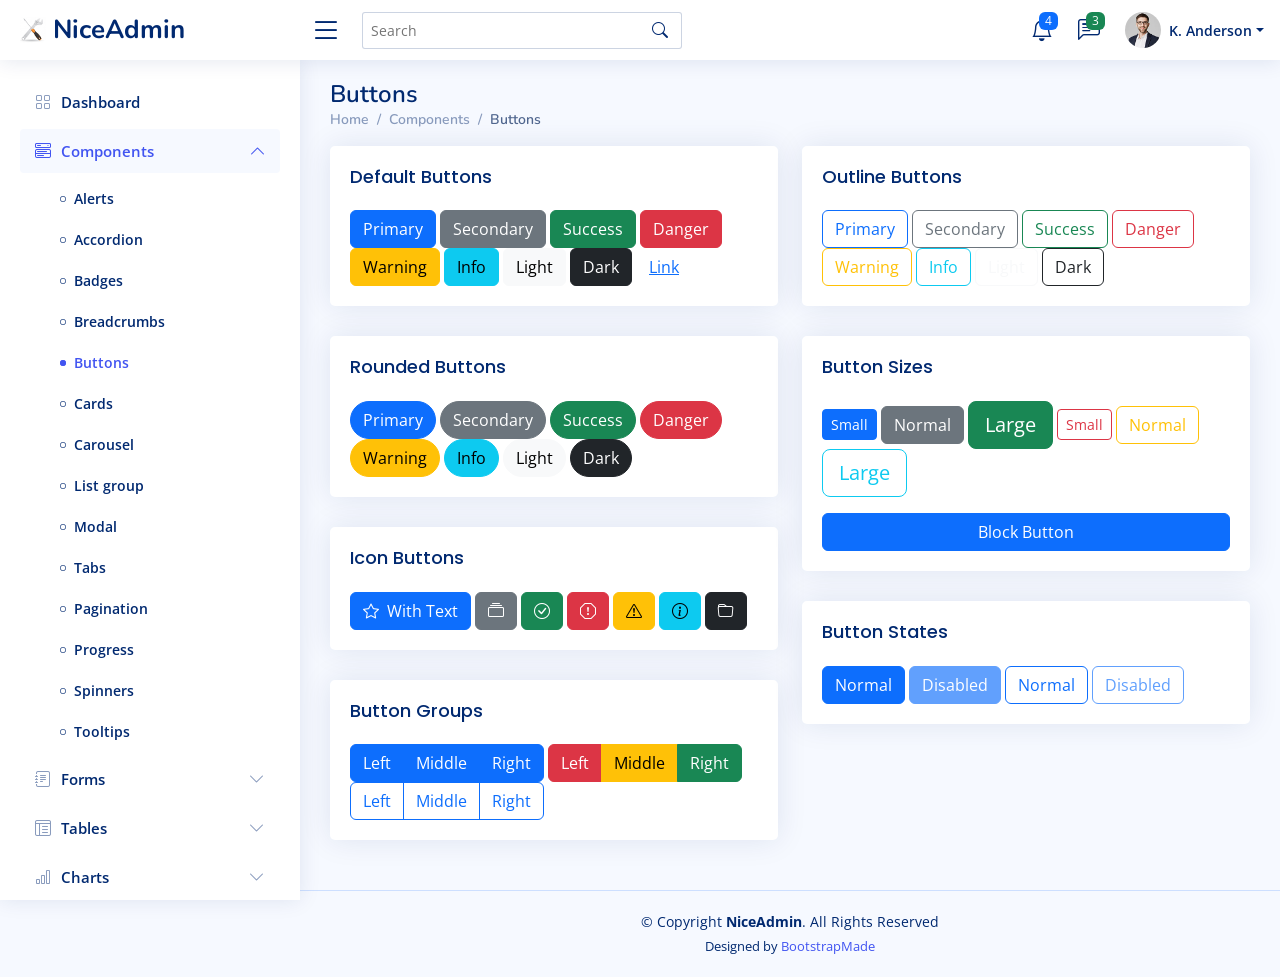
<file: components-buttons.html>
<!DOCTYPE html>
<html lang="en">

<head>
  <meta charset="utf-8">
  <meta content="width=device-width, initial-scale=1.0" name="viewport">

  <title>Components / Buttons - NiceAdmin Bootstrap Template</title>
  <meta content="" name="description">
  <meta content="" name="keywords">

  <!-- Favicons -->
  <link href="assets/img/favicon.png" rel="icon">
  <link href="assets/img/apple-touch-icon.png" rel="apple-touch-icon">

  <!-- Google Fonts -->
  <link href="https://fonts.gstatic.com" rel="preconnect">
  <link href="https://fonts.googleapis.com/css?family=Open+Sans:300,300i,400,400i,600,600i,700,700i|Nunito:300,300i,400,400i,600,600i,700,700i|Poppins:300,300i,400,400i,500,500i,600,600i,700,700i" rel="stylesheet">

  <!-- Vendor CSS Files -->
  <link href="assets/vendor/bootstrap/css/bootstrap.min.css" rel="stylesheet">
  <link href="assets/vendor/bootstrap-icons/bootstrap-icons.css" rel="stylesheet">
  <link href="assets/vendor/boxicons/css/boxicons.min.css" rel="stylesheet">
  <link href="assets/vendor/quill/quill.snow.css" rel="stylesheet">
  <link href="assets/vendor/quill/quill.bubble.css" rel="stylesheet">
  <link href="assets/vendor/remixicon/remixicon.css" rel="stylesheet">
  <link href="assets/vendor/simple-datatables/style.css" rel="stylesheet">

  <!-- Template Main CSS File -->
  <link href="assets/css/style.css" rel="stylesheet">

  <!-- =======================================================
  * Template Name: NiceAdmin - v2.5.0
  * Template URL: https://bootstrapmade.com/nice-admin-bootstrap-admin-html-template/
  * Author: BootstrapMade.com
  * License: https://bootstrapmade.com/license/
  ======================================================== -->
</head>

<body>

  <!-- ======= Header ======= -->
  <header id="header" class="header fixed-top d-flex align-items-center">

    <div class="d-flex align-items-center justify-content-between">
      <a href="index.html" class="logo d-flex align-items-center">
        <img src="assets/img/logo.png" alt="">
        <span class="d-none d-lg-block">NiceAdmin</span>
      </a>
      <i class="bi bi-list toggle-sidebar-btn"></i>
    </div><!-- End Logo -->

    <div class="search-bar">
      <form class="search-form d-flex align-items-center" method="POST" action="#">
        <input type="text" name="query" placeholder="Search" title="Enter search keyword">
        <button type="submit" title="Search"><i class="bi bi-search"></i></button>
      </form>
    </div><!-- End Search Bar -->

    <nav class="header-nav ms-auto">
      <ul class="d-flex align-items-center">

        <li class="nav-item d-block d-lg-none">
          <a class="nav-link nav-icon search-bar-toggle " href="#">
            <i class="bi bi-search"></i>
          </a>
        </li><!-- End Search Icon-->

        <li class="nav-item dropdown">

          <a class="nav-link nav-icon" href="#" data-bs-toggle="dropdown">
            <i class="bi bi-bell"></i>
            <span class="badge bg-primary badge-number">4</span>
          </a><!-- End Notification Icon -->

          <ul class="dropdown-menu dropdown-menu-end dropdown-menu-arrow notifications">
            <li class="dropdown-header">
              You have 4 new notifications
              <a href="#"><span class="badge rounded-pill bg-primary p-2 ms-2">View all</span></a>
            </li>
            <li>
              <hr class="dropdown-divider">
            </li>

            <li class="notification-item">
              <i class="bi bi-exclamation-circle text-warning"></i>
              <div>
                <h4>Lorem Ipsum</h4>
                <p>Quae dolorem earum veritatis oditseno</p>
                <p>30 min. ago</p>
              </div>
            </li>

            <li>
              <hr class="dropdown-divider">
            </li>

            <li class="notification-item">
              <i class="bi bi-x-circle text-danger"></i>
              <div>
                <h4>Atque rerum nesciunt</h4>
                <p>Quae dolorem earum veritatis oditseno</p>
                <p>1 hr. ago</p>
              </div>
            </li>

            <li>
              <hr class="dropdown-divider">
            </li>

            <li class="notification-item">
              <i class="bi bi-check-circle text-success"></i>
              <div>
                <h4>Sit rerum fuga</h4>
                <p>Quae dolorem earum veritatis oditseno</p>
                <p>2 hrs. ago</p>
              </div>
            </li>

            <li>
              <hr class="dropdown-divider">
            </li>

            <li class="notification-item">
              <i class="bi bi-info-circle text-primary"></i>
              <div>
                <h4>Dicta reprehenderit</h4>
                <p>Quae dolorem earum veritatis oditseno</p>
                <p>4 hrs. ago</p>
              </div>
            </li>

            <li>
              <hr class="dropdown-divider">
            </li>
            <li class="dropdown-footer">
              <a href="#">Show all notifications</a>
            </li>

          </ul><!-- End Notification Dropdown Items -->

        </li><!-- End Notification Nav -->

        <li class="nav-item dropdown">

          <a class="nav-link nav-icon" href="#" data-bs-toggle="dropdown">
            <i class="bi bi-chat-left-text"></i>
            <span class="badge bg-success badge-number">3</span>
          </a><!-- End Messages Icon -->

          <ul class="dropdown-menu dropdown-menu-end dropdown-menu-arrow messages">
            <li class="dropdown-header">
              You have 3 new messages
              <a href="#"><span class="badge rounded-pill bg-primary p-2 ms-2">View all</span></a>
            </li>
            <li>
              <hr class="dropdown-divider">
            </li>

            <li class="message-item">
              <a href="#">
                <img src="assets/img/messages-1.jpg" alt="" class="rounded-circle">
                <div>
                  <h4>Maria Hudson</h4>
                  <p>Velit asperiores et ducimus soluta repudiandae labore officia est ut...</p>
                  <p>4 hrs. ago</p>
                </div>
              </a>
            </li>
            <li>
              <hr class="dropdown-divider">
            </li>

            <li class="message-item">
              <a href="#">
                <img src="assets/img/messages-2.jpg" alt="" class="rounded-circle">
                <div>
                  <h4>Anna Nelson</h4>
                  <p>Velit asperiores et ducimus soluta repudiandae labore officia est ut...</p>
                  <p>6 hrs. ago</p>
                </div>
              </a>
            </li>
            <li>
              <hr class="dropdown-divider">
            </li>

            <li class="message-item">
              <a href="#">
                <img src="assets/img/messages-3.jpg" alt="" class="rounded-circle">
                <div>
                  <h4>David Muldon</h4>
                  <p>Velit asperiores et ducimus soluta repudiandae labore officia est ut...</p>
                  <p>8 hrs. ago</p>
                </div>
              </a>
            </li>
            <li>
              <hr class="dropdown-divider">
            </li>

            <li class="dropdown-footer">
              <a href="#">Show all messages</a>
            </li>

          </ul><!-- End Messages Dropdown Items -->

        </li><!-- End Messages Nav -->

        <li class="nav-item dropdown pe-3">

          <a class="nav-link nav-profile d-flex align-items-center pe-0" href="#" data-bs-toggle="dropdown">
            <img src="assets/img/profile-img.jpg" alt="Profile" class="rounded-circle">
            <span class="d-none d-md-block dropdown-toggle ps-2">K. Anderson</span>
          </a><!-- End Profile Iamge Icon -->

          <ul class="dropdown-menu dropdown-menu-end dropdown-menu-arrow profile">
            <li class="dropdown-header">
              <h6>Kevin Anderson</h6>
              <span>Web Designer</span>
            </li>
            <li>
              <hr class="dropdown-divider">
            </li>

            <li>
              <a class="dropdown-item d-flex align-items-center" href="users-profile.html">
                <i class="bi bi-person"></i>
                <span>My Profile</span>
              </a>
            </li>
            <li>
              <hr class="dropdown-divider">
            </li>

            <li>
              <a class="dropdown-item d-flex align-items-center" href="users-profile.html">
                <i class="bi bi-gear"></i>
                <span>Account Settings</span>
              </a>
            </li>
            <li>
              <hr class="dropdown-divider">
            </li>

            <li>
              <a class="dropdown-item d-flex align-items-center" href="pages-faq.html">
                <i class="bi bi-question-circle"></i>
                <span>Need Help?</span>
              </a>
            </li>
            <li>
              <hr class="dropdown-divider">
            </li>

            <li>
              <a class="dropdown-item d-flex align-items-center" href="#">
                <i class="bi bi-box-arrow-right"></i>
                <span>Sign Out</span>
              </a>
            </li>

          </ul><!-- End Profile Dropdown Items -->
        </li><!-- End Profile Nav -->

      </ul>
    </nav><!-- End Icons Navigation -->

  </header><!-- End Header -->

  <!-- ======= Sidebar ======= -->
  <aside id="sidebar" class="sidebar">

    <ul class="sidebar-nav" id="sidebar-nav">

      <li class="nav-item">
        <a class="nav-link collapsed" href="index.html">
          <i class="bi bi-grid"></i>
          <span>Dashboard</span>
        </a>
      </li><!-- End Dashboard Nav -->

      <li class="nav-item">
        <a class="nav-link " data-bs-target="#components-nav" data-bs-toggle="collapse" href="#">
          <i class="bi bi-menu-button-wide"></i><span>Components</span><i class="bi bi-chevron-down ms-auto"></i>
        </a>
        <ul id="components-nav" class="nav-content collapse show" data-bs-parent="#sidebar-nav">
          <li>
            <a href="components-alerts.html">
              <i class="bi bi-circle"></i><span>Alerts</span>
            </a>
          </li>
          <li>
            <a href="components-accordion.html">
              <i class="bi bi-circle"></i><span>Accordion</span>
            </a>
          </li>
          <li>
            <a href="components-badges.html">
              <i class="bi bi-circle"></i><span>Badges</span>
            </a>
          </li>
          <li>
            <a href="components-breadcrumbs.html">
              <i class="bi bi-circle"></i><span>Breadcrumbs</span>
            </a>
          </li>
          <li>
            <a href="components-buttons.html" class="active">
              <i class="bi bi-circle"></i><span>Buttons</span>
            </a>
          </li>
          <li>
            <a href="components-cards.html">
              <i class="bi bi-circle"></i><span>Cards</span>
            </a>
          </li>
          <li>
            <a href="components-carousel.html">
              <i class="bi bi-circle"></i><span>Carousel</span>
            </a>
          </li>
          <li>
            <a href="components-list-group.html">
              <i class="bi bi-circle"></i><span>List group</span>
            </a>
          </li>
          <li>
            <a href="components-modal.html">
              <i class="bi bi-circle"></i><span>Modal</span>
            </a>
          </li>
          <li>
            <a href="components-tabs.html">
              <i class="bi bi-circle"></i><span>Tabs</span>
            </a>
          </li>
          <li>
            <a href="components-pagination.html">
              <i class="bi bi-circle"></i><span>Pagination</span>
            </a>
          </li>
          <li>
            <a href="components-progress.html">
              <i class="bi bi-circle"></i><span>Progress</span>
            </a>
          </li>
          <li>
            <a href="components-spinners.html">
              <i class="bi bi-circle"></i><span>Spinners</span>
            </a>
          </li>
          <li>
            <a href="components-tooltips.html">
              <i class="bi bi-circle"></i><span>Tooltips</span>
            </a>
          </li>
        </ul>
      </li><!-- End Components Nav -->

      <li class="nav-item">
        <a class="nav-link collapsed" data-bs-target="#forms-nav" data-bs-toggle="collapse" href="#">
          <i class="bi bi-journal-text"></i><span>Forms</span><i class="bi bi-chevron-down ms-auto"></i>
        </a>
        <ul id="forms-nav" class="nav-content collapse " data-bs-parent="#sidebar-nav">
          <li>
            <a href="forms-elements.html">
              <i class="bi bi-circle"></i><span>Form Elements</span>
            </a>
          </li>
          <li>
            <a href="forms-layouts.html">
              <i class="bi bi-circle"></i><span>Form Layouts</span>
            </a>
          </li>
          <li>
            <a href="forms-editors.html">
              <i class="bi bi-circle"></i><span>Form Editors</span>
            </a>
          </li>
          <li>
            <a href="forms-validation.html">
              <i class="bi bi-circle"></i><span>Form Validation</span>
            </a>
          </li>
        </ul>
      </li><!-- End Forms Nav -->

      <li class="nav-item">
        <a class="nav-link collapsed" data-bs-target="#tables-nav" data-bs-toggle="collapse" href="#">
          <i class="bi bi-layout-text-window-reverse"></i><span>Tables</span><i class="bi bi-chevron-down ms-auto"></i>
        </a>
        <ul id="tables-nav" class="nav-content collapse " data-bs-parent="#sidebar-nav">
          <li>
            <a href="tables-general.html">
              <i class="bi bi-circle"></i><span>General Tables</span>
            </a>
          </li>
          <li>
            <a href="tables-data.html">
              <i class="bi bi-circle"></i><span>Data Tables</span>
            </a>
          </li>
        </ul>
      </li><!-- End Tables Nav -->

      <li class="nav-item">
        <a class="nav-link collapsed" data-bs-target="#charts-nav" data-bs-toggle="collapse" href="#">
          <i class="bi bi-bar-chart"></i><span>Charts</span><i class="bi bi-chevron-down ms-auto"></i>
        </a>
        <ul id="charts-nav" class="nav-content collapse " data-bs-parent="#sidebar-nav">
          <li>
            <a href="charts-chartjs.html">
              <i class="bi bi-circle"></i><span>Chart.js</span>
            </a>
          </li>
          <li>
            <a href="charts-apexcharts.html">
              <i class="bi bi-circle"></i><span>ApexCharts</span>
            </a>
          </li>
          <li>
            <a href="charts-echarts.html">
              <i class="bi bi-circle"></i><span>ECharts</span>
            </a>
          </li>
        </ul>
      </li><!-- End Charts Nav -->

      <li class="nav-item">
        <a class="nav-link collapsed" data-bs-target="#icons-nav" data-bs-toggle="collapse" href="#">
          <i class="bi bi-gem"></i><span>Icons</span><i class="bi bi-chevron-down ms-auto"></i>
        </a>
        <ul id="icons-nav" class="nav-content collapse " data-bs-parent="#sidebar-nav">
          <li>
            <a href="icons-bootstrap.html">
              <i class="bi bi-circle"></i><span>Bootstrap Icons</span>
            </a>
          </li>
          <li>
            <a href="icons-remix.html">
              <i class="bi bi-circle"></i><span>Remix Icons</span>
            </a>
          </li>
          <li>
            <a href="icons-boxicons.html">
              <i class="bi bi-circle"></i><span>Boxicons</span>
            </a>
          </li>
        </ul>
      </li><!-- End Icons Nav -->

      <li class="nav-heading">Pages</li>

      <li class="nav-item">
        <a class="nav-link collapsed" href="users-profile.html">
          <i class="bi bi-person"></i>
          <span>Profile</span>
        </a>
      </li><!-- End Profile Page Nav -->

      <li class="nav-item">
        <a class="nav-link collapsed" href="pages-faq.html">
          <i class="bi bi-question-circle"></i>
          <span>F.A.Q</span>
        </a>
      </li><!-- End F.A.Q Page Nav -->

      <li class="nav-item">
        <a class="nav-link collapsed" href="pages-contact.html">
          <i class="bi bi-envelope"></i>
          <span>Contact</span>
        </a>
      </li><!-- End Contact Page Nav -->

      <li class="nav-item">
        <a class="nav-link collapsed" href="pages-register.html">
          <i class="bi bi-card-list"></i>
          <span>Register</span>
        </a>
      </li><!-- End Register Page Nav -->

      <li class="nav-item">
        <a class="nav-link collapsed" href="pages-login.html">
          <i class="bi bi-box-arrow-in-right"></i>
          <span>Login</span>
        </a>
      </li><!-- End Login Page Nav -->

      <li class="nav-item">
        <a class="nav-link collapsed" href="pages-error-404.html">
          <i class="bi bi-dash-circle"></i>
          <span>Error 404</span>
        </a>
      </li><!-- End Error 404 Page Nav -->

      <li class="nav-item">
        <a class="nav-link collapsed" href="pages-blank.html">
          <i class="bi bi-file-earmark"></i>
          <span>Blank</span>
        </a>
      </li><!-- End Blank Page Nav -->

    </ul>

  </aside><!-- End Sidebar-->

  <main id="main" class="main">

    <div class="pagetitle">
      <h1>Buttons</h1>
      <nav>
        <ol class="breadcrumb">
          <li class="breadcrumb-item"><a href="index.html">Home</a></li>
          <li class="breadcrumb-item">Components</li>
          <li class="breadcrumb-item active">Buttons</li>
        </ol>
      </nav>
    </div><!-- End Page Title -->

    <section class="section">
      <div class="row">
        <div class="col-lg-6">

          <div class="card">
            <div class="card-body">
              <h5 class="card-title">Default Buttons</h5>

              <button type="button" class="btn btn-primary">Primary</button>
              <button type="button" class="btn btn-secondary">Secondary</button>
              <button type="button" class="btn btn-success">Success</button>
              <button type="button" class="btn btn-danger">Danger</button>
              <button type="button" class="btn btn-warning">Warning</button>
              <button type="button" class="btn btn-info">Info</button>
              <button type="button" class="btn btn-light">Light</button>
              <button type="button" class="btn btn-dark">Dark</button>
              <button type="button" class="btn btn-link">Link</button>
            </div>
          </div>

          <div class="card">
            <div class="card-body">
              <h5 class="card-title">Rounded Buttons</h5>

              <button type="button" class="btn btn-primary rounded-pill">Primary</button>
              <button type="button" class="btn btn-secondary rounded-pill">Secondary</button>
              <button type="button" class="btn btn-success rounded-pill">Success</button>
              <button type="button" class="btn btn-danger rounded-pill">Danger</button>
              <button type="button" class="btn btn-warning rounded-pill">Warning</button>
              <button type="button" class="btn btn-info rounded-pill">Info</button>
              <button type="button" class="btn btn-light rounded-pill">Light</button>
              <button type="button" class="btn btn-dark rounded-pill">Dark</button>
            </div>
          </div>

          <div class="card">
            <div class="card-body">
              <h5 class="card-title">Icon Buttons</h5>

              <button type="button" class="btn btn-primary"><i class="bi bi-star me-1"></i> With Text</button>
              <button type="button" class="btn btn-secondary"><i class="bi bi-collection"></i></button>
              <button type="button" class="btn btn-success"><i class="bi bi-check-circle"></i></button>
              <button type="button" class="btn btn-danger"><i class="bi bi-exclamation-octagon"></i></button>
              <button type="button" class="btn btn-warning"><i class="bi bi-exclamation-triangle"></i></button>
              <button type="button" class="btn btn-info"><i class="bi bi-info-circle"></i></button>
              <button type="button" class="btn btn-dark"><i class="bi bi-folder"></i></button>
            </div>
          </div>

          <div class="card">
            <div class="card-body">
              <h5 class="card-title">Button Groups</h5>

              <div class="btn-group" role="group" aria-label="Basic example">
                <button type="button" class="btn btn-primary">Left</button>
                <button type="button" class="btn btn-primary">Middle</button>
                <button type="button" class="btn btn-primary">Right</button>
              </div>

              <div class="btn-group" role="group" aria-label="Basic mixed styles example">
                <button type="button" class="btn btn-danger">Left</button>
                <button type="button" class="btn btn-warning">Middle</button>
                <button type="button" class="btn btn-success">Right</button>
              </div>

              <div class="btn-group" role="group" aria-label="Basic outlined example">
                <button type="button" class="btn btn-outline-primary">Left</button>
                <button type="button" class="btn btn-outline-primary">Middle</button>
                <button type="button" class="btn btn-outline-primary">Right</button>
              </div>

            </div>
          </div>

        </div>

        <div class="col-lg-6">

          <div class="card">
            <div class="card-body">
              <h5 class="card-title">Outline Buttons</h5>

              <button type="button" class="btn btn-outline-primary">Primary</button>
              <button type="button" class="btn btn-outline-secondary">Secondary</button>
              <button type="button" class="btn btn-outline-success">Success</button>
              <button type="button" class="btn btn-outline-danger">Danger</button>
              <button type="button" class="btn btn-outline-warning">Warning</button>
              <button type="button" class="btn btn-outline-info">Info</button>
              <button type="button" class="btn btn-outline-light">Light</button>
              <button type="button" class="btn btn-outline-dark">Dark</button>
            </div>
          </div>

          <div class="card">
            <div class="card-body">
              <h5 class="card-title">Button Sizes</h5>

              <button type="button" class="btn btn-primary btn-sm">Small</button>
              <button type="button" class="btn btn-secondary">Normal</button>
              <button type="button" class="btn btn-success btn-lg">Large</button>

              <button type="button" class="btn btn-outline-danger btn-sm">Small</button>
              <button type="button" class="btn btn-outline-warning">Normal</button>
              <button type="button" class="btn btn-outline-info btn-lg">Large</button>

              <div class="d-grid gap-2 mt-3">
                <button class="btn btn-primary" type="button">Block Button</button>
              </div>

            </div>
          </div>

          <div class="card">
            <div class="card-body">
              <h5 class="card-title">Button States</h5>

              <button type="button" class="btn btn-primary">Normal</button>
              <button type="button" class="btn btn-primary" disabled>Disabled</button>
              <button type="button" class="btn btn-outline-primary">Normal</button>
              <button type="button" class="btn btn-outline-primary" disabled>Disabled</button>
            </div>
          </div>

        </div>
      </div>
    </section>

  </main><!-- End #main -->

  <!-- ======= Footer ======= -->
  <footer id="footer" class="footer">
    <div class="copyright">
      &copy; Copyright <strong><span>NiceAdmin</span></strong>. All Rights Reserved
    </div>
    <div class="credits">
      <!-- All the links in the footer should remain intact. -->
      <!-- You can delete the links only if you purchased the pro version. -->
      <!-- Licensing information: https://bootstrapmade.com/license/ -->
      <!-- Purchase the pro version with working PHP/AJAX contact form: https://bootstrapmade.com/nice-admin-bootstrap-admin-html-template/ -->
      Designed by <a href="https://bootstrapmade.com/">BootstrapMade</a>
    </div>
  </footer><!-- End Footer -->

  <a href="#" class="back-to-top d-flex align-items-center justify-content-center"><i class="bi bi-arrow-up-short"></i></a>

  <!-- Vendor JS Files -->
  <script src="assets/vendor/apexcharts/apexcharts.min.js"></script>
  <script src="assets/vendor/bootstrap/js/bootstrap.bundle.min.js"></script>
  <script src="assets/vendor/chart.js/chart.umd.js"></script>
  <script src="assets/vendor/echarts/echarts.min.js"></script>
  <script src="assets/vendor/quill/quill.min.js"></script>
  <script src="assets/vendor/simple-datatables/simple-datatables.js"></script>
  <script src="assets/vendor/tinymce/tinymce.min.js"></script>
  <script src="assets/vendor/php-email-form/validate.js"></script>

  <!-- Template Main JS File -->
  <script src="assets/js/main.js"></script>

</body>

</html>
</file>
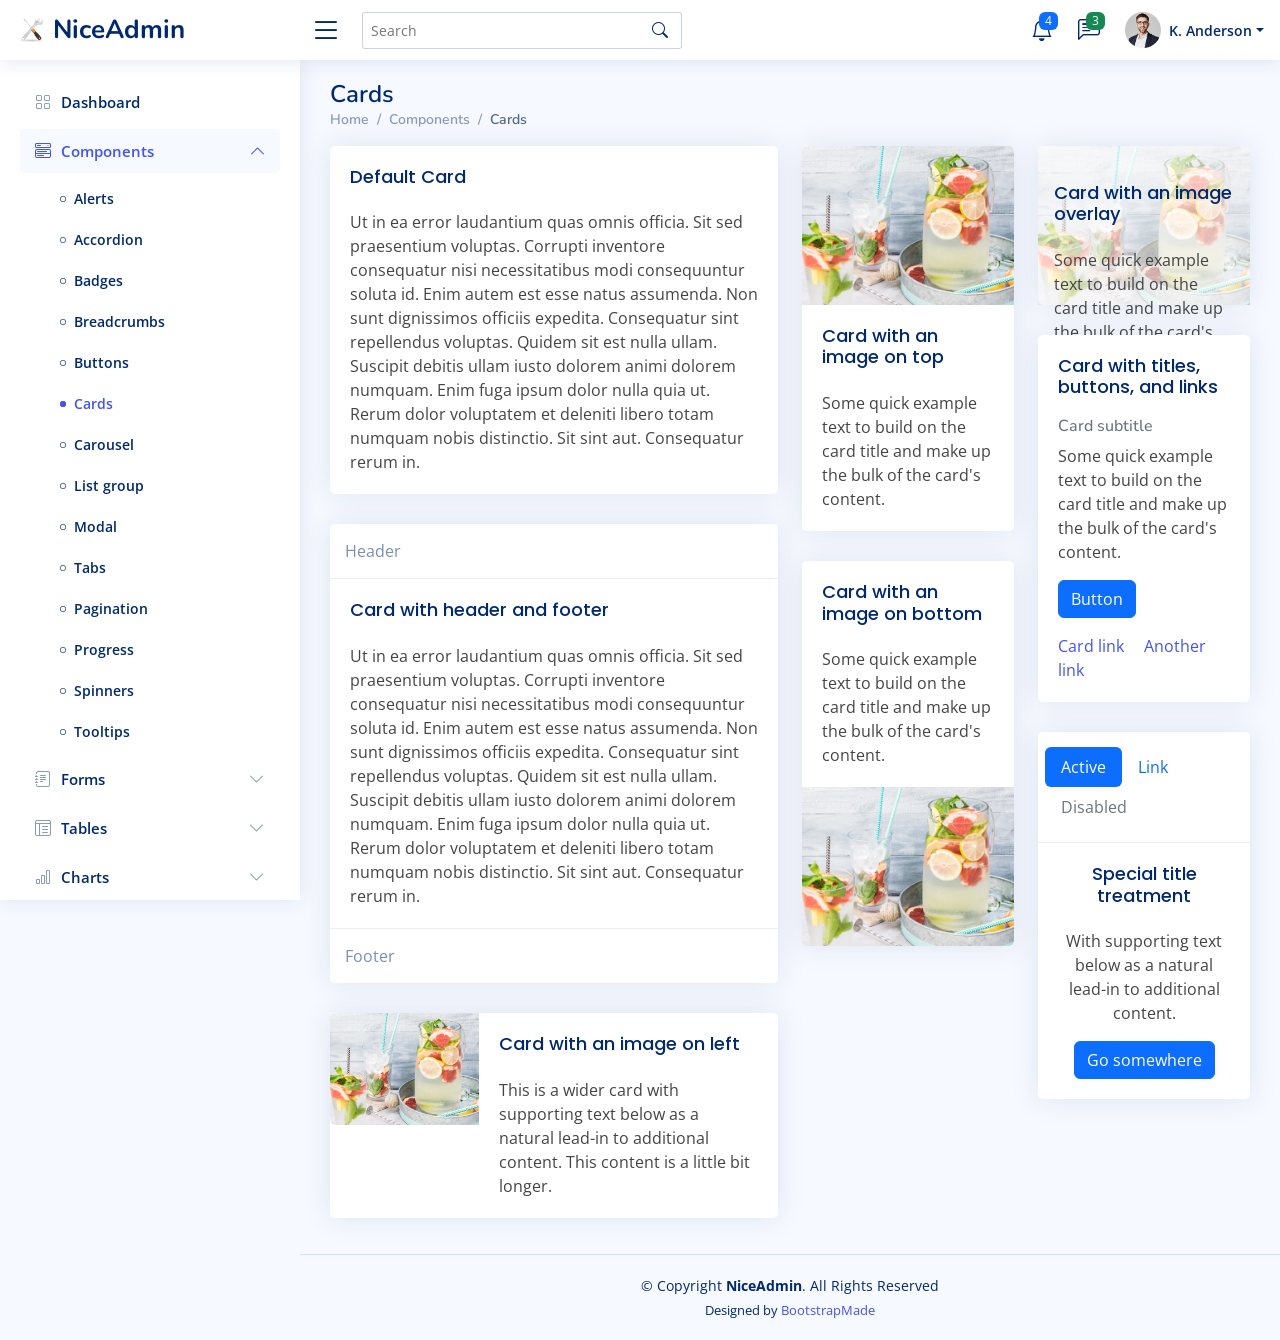
<file: components-cards.html>
<!DOCTYPE html>
<html lang="en">

<head>
  <meta charset="utf-8">
  <meta content="width=device-width, initial-scale=1.0" name="viewport">

  <title>Components / Cards - NiceAdmin Bootstrap Template</title>
  <meta content="" name="description">
  <meta content="" name="keywords">

  <!-- Favicons -->
  <link href="assets/img/favicon.png" rel="icon">
  <link href="assets/img/apple-touch-icon.png" rel="apple-touch-icon">

  <!-- Google Fonts -->
  <link href="https://fonts.gstatic.com" rel="preconnect">
  <link href="https://fonts.googleapis.com/css?family=Open+Sans:300,300i,400,400i,600,600i,700,700i|Nunito:300,300i,400,400i,600,600i,700,700i|Poppins:300,300i,400,400i,500,500i,600,600i,700,700i" rel="stylesheet">

  <!-- Vendor CSS Files -->
  <link href="assets/vendor/bootstrap/css/bootstrap.min.css" rel="stylesheet">
  <link href="assets/vendor/bootstrap-icons/bootstrap-icons.css" rel="stylesheet">
  <link href="assets/vendor/boxicons/css/boxicons.min.css" rel="stylesheet">
  <link href="assets/vendor/quill/quill.snow.css" rel="stylesheet">
  <link href="assets/vendor/quill/quill.bubble.css" rel="stylesheet">
  <link href="assets/vendor/remixicon/remixicon.css" rel="stylesheet">
  <link href="assets/vendor/simple-datatables/style.css" rel="stylesheet">

  <!-- Template Main CSS File -->
  <link href="assets/css/style.css" rel="stylesheet">

  <!-- =======================================================
  * Template Name: NiceAdmin - v2.5.0
  * Template URL: https://bootstrapmade.com/nice-admin-bootstrap-admin-html-template/
  * Author: BootstrapMade.com
  * License: https://bootstrapmade.com/license/
  ======================================================== -->
</head>

<body>

  <!-- ======= Header ======= -->
  <header id="header" class="header fixed-top d-flex align-items-center">

    <div class="d-flex align-items-center justify-content-between">
      <a href="index.html" class="logo d-flex align-items-center">
        <img src="assets/img/logo.png" alt="">
        <span class="d-none d-lg-block">NiceAdmin</span>
      </a>
      <i class="bi bi-list toggle-sidebar-btn"></i>
    </div><!-- End Logo -->

    <div class="search-bar">
      <form class="search-form d-flex align-items-center" method="POST" action="#">
        <input type="text" name="query" placeholder="Search" title="Enter search keyword">
        <button type="submit" title="Search"><i class="bi bi-search"></i></button>
      </form>
    </div><!-- End Search Bar -->

    <nav class="header-nav ms-auto">
      <ul class="d-flex align-items-center">

        <li class="nav-item d-block d-lg-none">
          <a class="nav-link nav-icon search-bar-toggle " href="#">
            <i class="bi bi-search"></i>
          </a>
        </li><!-- End Search Icon-->

        <li class="nav-item dropdown">

          <a class="nav-link nav-icon" href="#" data-bs-toggle="dropdown">
            <i class="bi bi-bell"></i>
            <span class="badge bg-primary badge-number">4</span>
          </a><!-- End Notification Icon -->

          <ul class="dropdown-menu dropdown-menu-end dropdown-menu-arrow notifications">
            <li class="dropdown-header">
              You have 4 new notifications
              <a href="#"><span class="badge rounded-pill bg-primary p-2 ms-2">View all</span></a>
            </li>
            <li>
              <hr class="dropdown-divider">
            </li>

            <li class="notification-item">
              <i class="bi bi-exclamation-circle text-warning"></i>
              <div>
                <h4>Lorem Ipsum</h4>
                <p>Quae dolorem earum veritatis oditseno</p>
                <p>30 min. ago</p>
              </div>
            </li>

            <li>
              <hr class="dropdown-divider">
            </li>

            <li class="notification-item">
              <i class="bi bi-x-circle text-danger"></i>
              <div>
                <h4>Atque rerum nesciunt</h4>
                <p>Quae dolorem earum veritatis oditseno</p>
                <p>1 hr. ago</p>
              </div>
            </li>

            <li>
              <hr class="dropdown-divider">
            </li>

            <li class="notification-item">
              <i class="bi bi-check-circle text-success"></i>
              <div>
                <h4>Sit rerum fuga</h4>
                <p>Quae dolorem earum veritatis oditseno</p>
                <p>2 hrs. ago</p>
              </div>
            </li>

            <li>
              <hr class="dropdown-divider">
            </li>

            <li class="notification-item">
              <i class="bi bi-info-circle text-primary"></i>
              <div>
                <h4>Dicta reprehenderit</h4>
                <p>Quae dolorem earum veritatis oditseno</p>
                <p>4 hrs. ago</p>
              </div>
            </li>

            <li>
              <hr class="dropdown-divider">
            </li>
            <li class="dropdown-footer">
              <a href="#">Show all notifications</a>
            </li>

          </ul><!-- End Notification Dropdown Items -->

        </li><!-- End Notification Nav -->

        <li class="nav-item dropdown">

          <a class="nav-link nav-icon" href="#" data-bs-toggle="dropdown">
            <i class="bi bi-chat-left-text"></i>
            <span class="badge bg-success badge-number">3</span>
          </a><!-- End Messages Icon -->

          <ul class="dropdown-menu dropdown-menu-end dropdown-menu-arrow messages">
            <li class="dropdown-header">
              You have 3 new messages
              <a href="#"><span class="badge rounded-pill bg-primary p-2 ms-2">View all</span></a>
            </li>
            <li>
              <hr class="dropdown-divider">
            </li>

            <li class="message-item">
              <a href="#">
                <img src="assets/img/messages-1.jpg" alt="" class="rounded-circle">
                <div>
                  <h4>Maria Hudson</h4>
                  <p>Velit asperiores et ducimus soluta repudiandae labore officia est ut...</p>
                  <p>4 hrs. ago</p>
                </div>
              </a>
            </li>
            <li>
              <hr class="dropdown-divider">
            </li>

            <li class="message-item">
              <a href="#">
                <img src="assets/img/messages-2.jpg" alt="" class="rounded-circle">
                <div>
                  <h4>Anna Nelson</h4>
                  <p>Velit asperiores et ducimus soluta repudiandae labore officia est ut...</p>
                  <p>6 hrs. ago</p>
                </div>
              </a>
            </li>
            <li>
              <hr class="dropdown-divider">
            </li>

            <li class="message-item">
              <a href="#">
                <img src="assets/img/messages-3.jpg" alt="" class="rounded-circle">
                <div>
                  <h4>David Muldon</h4>
                  <p>Velit asperiores et ducimus soluta repudiandae labore officia est ut...</p>
                  <p>8 hrs. ago</p>
                </div>
              </a>
            </li>
            <li>
              <hr class="dropdown-divider">
            </li>

            <li class="dropdown-footer">
              <a href="#">Show all messages</a>
            </li>

          </ul><!-- End Messages Dropdown Items -->

        </li><!-- End Messages Nav -->

        <li class="nav-item dropdown pe-3">

          <a class="nav-link nav-profile d-flex align-items-center pe-0" href="#" data-bs-toggle="dropdown">
            <img src="assets/img/profile-img.jpg" alt="Profile" class="rounded-circle">
            <span class="d-none d-md-block dropdown-toggle ps-2">K. Anderson</span>
          </a><!-- End Profile Iamge Icon -->

          <ul class="dropdown-menu dropdown-menu-end dropdown-menu-arrow profile">
            <li class="dropdown-header">
              <h6>Kevin Anderson</h6>
              <span>Web Designer</span>
            </li>
            <li>
              <hr class="dropdown-divider">
            </li>

            <li>
              <a class="dropdown-item d-flex align-items-center" href="users-profile.html">
                <i class="bi bi-person"></i>
                <span>My Profile</span>
              </a>
            </li>
            <li>
              <hr class="dropdown-divider">
            </li>

            <li>
              <a class="dropdown-item d-flex align-items-center" href="users-profile.html">
                <i class="bi bi-gear"></i>
                <span>Account Settings</span>
              </a>
            </li>
            <li>
              <hr class="dropdown-divider">
            </li>

            <li>
              <a class="dropdown-item d-flex align-items-center" href="pages-faq.html">
                <i class="bi bi-question-circle"></i>
                <span>Need Help?</span>
              </a>
            </li>
            <li>
              <hr class="dropdown-divider">
            </li>

            <li>
              <a class="dropdown-item d-flex align-items-center" href="#">
                <i class="bi bi-box-arrow-right"></i>
                <span>Sign Out</span>
              </a>
            </li>

          </ul><!-- End Profile Dropdown Items -->
        </li><!-- End Profile Nav -->

      </ul>
    </nav><!-- End Icons Navigation -->

  </header><!-- End Header -->

  <!-- ======= Sidebar ======= -->
  <aside id="sidebar" class="sidebar">

    <ul class="sidebar-nav" id="sidebar-nav">

      <li class="nav-item">
        <a class="nav-link collapsed" href="index.html">
          <i class="bi bi-grid"></i>
          <span>Dashboard</span>
        </a>
      </li><!-- End Dashboard Nav -->

      <li class="nav-item">
        <a class="nav-link " data-bs-target="#components-nav" data-bs-toggle="collapse" href="#">
          <i class="bi bi-menu-button-wide"></i><span>Components</span><i class="bi bi-chevron-down ms-auto"></i>
        </a>
        <ul id="components-nav" class="nav-content collapse show" data-bs-parent="#sidebar-nav">
          <li>
            <a href="components-alerts.html">
              <i class="bi bi-circle"></i><span>Alerts</span>
            </a>
          </li>
          <li>
            <a href="components-accordion.html">
              <i class="bi bi-circle"></i><span>Accordion</span>
            </a>
          </li>
          <li>
            <a href="components-badges.html">
              <i class="bi bi-circle"></i><span>Badges</span>
            </a>
          </li>
          <li>
            <a href="components-breadcrumbs.html">
              <i class="bi bi-circle"></i><span>Breadcrumbs</span>
            </a>
          </li>
          <li>
            <a href="components-buttons.html">
              <i class="bi bi-circle"></i><span>Buttons</span>
            </a>
          </li>
          <li>
            <a href="components-cards.html" class="active">
              <i class="bi bi-circle"></i><span>Cards</span>
            </a>
          </li>
          <li>
            <a href="components-carousel.html">
              <i class="bi bi-circle"></i><span>Carousel</span>
            </a>
          </li>
          <li>
            <a href="components-list-group.html">
              <i class="bi bi-circle"></i><span>List group</span>
            </a>
          </li>
          <li>
            <a href="components-modal.html">
              <i class="bi bi-circle"></i><span>Modal</span>
            </a>
          </li>
          <li>
            <a href="components-tabs.html">
              <i class="bi bi-circle"></i><span>Tabs</span>
            </a>
          </li>
          <li>
            <a href="components-pagination.html">
              <i class="bi bi-circle"></i><span>Pagination</span>
            </a>
          </li>
          <li>
            <a href="components-progress.html">
              <i class="bi bi-circle"></i><span>Progress</span>
            </a>
          </li>
          <li>
            <a href="components-spinners.html">
              <i class="bi bi-circle"></i><span>Spinners</span>
            </a>
          </li>
          <li>
            <a href="components-tooltips.html">
              <i class="bi bi-circle"></i><span>Tooltips</span>
            </a>
          </li>
        </ul>
      </li><!-- End Components Nav -->

      <li class="nav-item">
        <a class="nav-link collapsed" data-bs-target="#forms-nav" data-bs-toggle="collapse" href="#">
          <i class="bi bi-journal-text"></i><span>Forms</span><i class="bi bi-chevron-down ms-auto"></i>
        </a>
        <ul id="forms-nav" class="nav-content collapse " data-bs-parent="#sidebar-nav">
          <li>
            <a href="forms-elements.html">
              <i class="bi bi-circle"></i><span>Form Elements</span>
            </a>
          </li>
          <li>
            <a href="forms-layouts.html">
              <i class="bi bi-circle"></i><span>Form Layouts</span>
            </a>
          </li>
          <li>
            <a href="forms-editors.html">
              <i class="bi bi-circle"></i><span>Form Editors</span>
            </a>
          </li>
          <li>
            <a href="forms-validation.html">
              <i class="bi bi-circle"></i><span>Form Validation</span>
            </a>
          </li>
        </ul>
      </li><!-- End Forms Nav -->

      <li class="nav-item">
        <a class="nav-link collapsed" data-bs-target="#tables-nav" data-bs-toggle="collapse" href="#">
          <i class="bi bi-layout-text-window-reverse"></i><span>Tables</span><i class="bi bi-chevron-down ms-auto"></i>
        </a>
        <ul id="tables-nav" class="nav-content collapse " data-bs-parent="#sidebar-nav">
          <li>
            <a href="tables-general.html">
              <i class="bi bi-circle"></i><span>General Tables</span>
            </a>
          </li>
          <li>
            <a href="tables-data.html">
              <i class="bi bi-circle"></i><span>Data Tables</span>
            </a>
          </li>
        </ul>
      </li><!-- End Tables Nav -->

      <li class="nav-item">
        <a class="nav-link collapsed" data-bs-target="#charts-nav" data-bs-toggle="collapse" href="#">
          <i class="bi bi-bar-chart"></i><span>Charts</span><i class="bi bi-chevron-down ms-auto"></i>
        </a>
        <ul id="charts-nav" class="nav-content collapse " data-bs-parent="#sidebar-nav">
          <li>
            <a href="charts-chartjs.html">
              <i class="bi bi-circle"></i><span>Chart.js</span>
            </a>
          </li>
          <li>
            <a href="charts-apexcharts.html">
              <i class="bi bi-circle"></i><span>ApexCharts</span>
            </a>
          </li>
          <li>
            <a href="charts-echarts.html">
              <i class="bi bi-circle"></i><span>ECharts</span>
            </a>
          </li>
        </ul>
      </li><!-- End Charts Nav -->

      <li class="nav-item">
        <a class="nav-link collapsed" data-bs-target="#icons-nav" data-bs-toggle="collapse" href="#">
          <i class="bi bi-gem"></i><span>Icons</span><i class="bi bi-chevron-down ms-auto"></i>
        </a>
        <ul id="icons-nav" class="nav-content collapse " data-bs-parent="#sidebar-nav">
          <li>
            <a href="icons-bootstrap.html">
              <i class="bi bi-circle"></i><span>Bootstrap Icons</span>
            </a>
          </li>
          <li>
            <a href="icons-remix.html">
              <i class="bi bi-circle"></i><span>Remix Icons</span>
            </a>
          </li>
          <li>
            <a href="icons-boxicons.html">
              <i class="bi bi-circle"></i><span>Boxicons</span>
            </a>
          </li>
        </ul>
      </li><!-- End Icons Nav -->

      <li class="nav-heading">Pages</li>

      <li class="nav-item">
        <a class="nav-link collapsed" href="users-profile.html">
          <i class="bi bi-person"></i>
          <span>Profile</span>
        </a>
      </li><!-- End Profile Page Nav -->

      <li class="nav-item">
        <a class="nav-link collapsed" href="pages-faq.html">
          <i class="bi bi-question-circle"></i>
          <span>F.A.Q</span>
        </a>
      </li><!-- End F.A.Q Page Nav -->

      <li class="nav-item">
        <a class="nav-link collapsed" href="pages-contact.html">
          <i class="bi bi-envelope"></i>
          <span>Contact</span>
        </a>
      </li><!-- End Contact Page Nav -->

      <li class="nav-item">
        <a class="nav-link collapsed" href="pages-register.html">
          <i class="bi bi-card-list"></i>
          <span>Register</span>
        </a>
      </li><!-- End Register Page Nav -->

      <li class="nav-item">
        <a class="nav-link collapsed" href="pages-login.html">
          <i class="bi bi-box-arrow-in-right"></i>
          <span>Login</span>
        </a>
      </li><!-- End Login Page Nav -->

      <li class="nav-item">
        <a class="nav-link collapsed" href="pages-error-404.html">
          <i class="bi bi-dash-circle"></i>
          <span>Error 404</span>
        </a>
      </li><!-- End Error 404 Page Nav -->

      <li class="nav-item">
        <a class="nav-link collapsed" href="pages-blank.html">
          <i class="bi bi-file-earmark"></i>
          <span>Blank</span>
        </a>
      </li><!-- End Blank Page Nav -->

    </ul>

  </aside><!-- End Sidebar-->

  <main id="main" class="main">

    <div class="pagetitle">
      <h1>Cards</h1>
      <nav>
        <ol class="breadcrumb">
          <li class="breadcrumb-item"><a href="index.html">Home</a></li>
          <li class="breadcrumb-item">Components</li>
          <li class="breadcrumb-item active">Cards</li>
        </ol>
      </nav>
    </div><!-- End Page Title -->

    <section class="section">
      <div class="row align-items-top">
        <div class="col-lg-6">

          <!-- Default Card -->
          <div class="card">
            <div class="card-body">
              <h5 class="card-title">Default Card</h5>
              Ut in ea error laudantium quas omnis officia. Sit sed praesentium voluptas. Corrupti inventore consequatur nisi necessitatibus modi consequuntur soluta id. Enim autem est esse natus assumenda. Non sunt dignissimos officiis expedita. Consequatur sint repellendus voluptas.
              Quidem sit est nulla ullam. Suscipit debitis ullam iusto dolorem animi dolorem numquam. Enim fuga ipsum dolor nulla quia ut.
              Rerum dolor voluptatem et deleniti libero totam numquam nobis distinctio. Sit sint aut. Consequatur rerum in.
            </div>
          </div><!-- End Default Card -->

          <!-- Card with header and footer -->
          <div class="card">
            <div class="card-header">Header</div>
            <div class="card-body">
              <h5 class="card-title">Card with header and footer</h5>
              Ut in ea error laudantium quas omnis officia. Sit sed praesentium voluptas. Corrupti inventore consequatur nisi necessitatibus modi consequuntur soluta id. Enim autem est esse natus assumenda. Non sunt dignissimos officiis expedita. Consequatur sint repellendus voluptas.
              Quidem sit est nulla ullam. Suscipit debitis ullam iusto dolorem animi dolorem numquam. Enim fuga ipsum dolor nulla quia ut.
              Rerum dolor voluptatem et deleniti libero totam numquam nobis distinctio. Sit sint aut. Consequatur rerum in.
            </div>
            <div class="card-footer">
              Footer
            </div>
          </div><!-- End Card with header and footer -->

          <!-- Card with an image on left -->
          <div class="card mb-3">
            <div class="row g-0">
              <div class="col-md-4">
                <img src="assets/img/card.jpg" class="img-fluid rounded-start" alt="...">
              </div>
              <div class="col-md-8">
                <div class="card-body">
                  <h5 class="card-title">Card with an image on left</h5>
                  <p class="card-text">This is a wider card with supporting text below as a natural lead-in to additional content. This content is a little bit longer.</p>
                </div>
              </div>
            </div>
          </div><!-- End Card with an image on left -->

        </div>

        <div class="col-lg-3">

          <!-- Card with an image on top -->
          <div class="card">
            <img src="assets/img/card.jpg" class="card-img-top" alt="...">
            <div class="card-body">
              <h5 class="card-title">Card with an image on top</h5>
              <p class="card-text">Some quick example text to build on the card title and make up the bulk of the card's content.</p>
            </div>
          </div><!-- End Card with an image on top -->

          <!-- Card with an image on bottom -->
          <div class="card">
            <div class="card-body">
              <h5 class="card-title">Card with an image on bottom</h5>
              <p class="card-text">Some quick example text to build on the card title and make up the bulk of the card's content.</p>
            </div>
            <img src="assets/img/card.jpg" class="card-img-bottom" alt="...">
          </div><!-- End Card with an image on bottom -->

        </div>

        <div class="col-lg-3">

          <!-- Card with an image overlay -->
          <div class="card">
            <img src="assets/img/card.jpg" class="card-img-top" alt="...">
            <div class="card-img-overlay">
              <h5 class="card-title">Card with an image overlay</h5>
              <p class="card-text">Some quick example text to build on the card title and make up the bulk of the card's content.</p>
            </div>
          </div><!-- End Card with an image overlay -->

          <!-- Card with titles, buttons, and links -->
          <div class="card">
            <div class="card-body">
              <h5 class="card-title">Card with titles, buttons, and links</h5>
              <h6 class="card-subtitle mb-2 text-muted">Card subtitle</h6>
              <p class="card-text">Some quick example text to build on the card title and make up the bulk of the card's content.</p>
              <p class="card-text"><a href="#" class="btn btn-primary">Button</a></p>
              <a href="#" class="card-link">Card link</a>
              <a href="#" class="card-link">Another link</a>
            </div>
          </div><!-- End Card with titles, buttons, and links -->

          <!-- Special title treatmen -->
          <div class="card text-center">
            <div class="card-header">
              <ul class="nav nav-pills card-header-pills">
                <li class="nav-item">
                  <a class="nav-link active" href="#">Active</a>
                </li>
                <li class="nav-item">
                  <a class="nav-link" href="#">Link</a>
                </li>
                <li class="nav-item">
                  <a class="nav-link disabled" href="#" tabindex="-1" aria-disabled="true">Disabled</a>
                </li>
              </ul>
            </div>
            <div class="card-body">
              <h5 class="card-title">Special title treatment</h5>
              <p class="card-text">With supporting text below as a natural lead-in to additional content.</p>
              <a href="#" class="btn btn-primary">Go somewhere</a>
            </div>
          </div><!-- End Special title treatmen -->

        </div>

      </div>
    </section>

  </main><!-- End #main -->

  <!-- ======= Footer ======= -->
  <footer id="footer" class="footer">
    <div class="copyright">
      &copy; Copyright <strong><span>NiceAdmin</span></strong>. All Rights Reserved
    </div>
    <div class="credits">
      <!-- All the links in the footer should remain intact. -->
      <!-- You can delete the links only if you purchased the pro version. -->
      <!-- Licensing information: https://bootstrapmade.com/license/ -->
      <!-- Purchase the pro version with working PHP/AJAX contact form: https://bootstrapmade.com/nice-admin-bootstrap-admin-html-template/ -->
      Designed by <a href="https://bootstrapmade.com/">BootstrapMade</a>
    </div>
  </footer><!-- End Footer -->

  <a href="#" class="back-to-top d-flex align-items-center justify-content-center"><i class="bi bi-arrow-up-short"></i></a>

  <!-- Vendor JS Files -->
  <script src="assets/vendor/apexcharts/apexcharts.min.js"></script>
  <script src="assets/vendor/bootstrap/js/bootstrap.bundle.min.js"></script>
  <script src="assets/vendor/chart.js/chart.umd.js"></script>
  <script src="assets/vendor/echarts/echarts.min.js"></script>
  <script src="assets/vendor/quill/quill.min.js"></script>
  <script src="assets/vendor/simple-datatables/simple-datatables.js"></script>
  <script src="assets/vendor/tinymce/tinymce.min.js"></script>
  <script src="assets/vendor/php-email-form/validate.js"></script>

  <!-- Template Main JS File -->
  <script src="assets/js/main.js"></script>

</body>

</html>
</file>
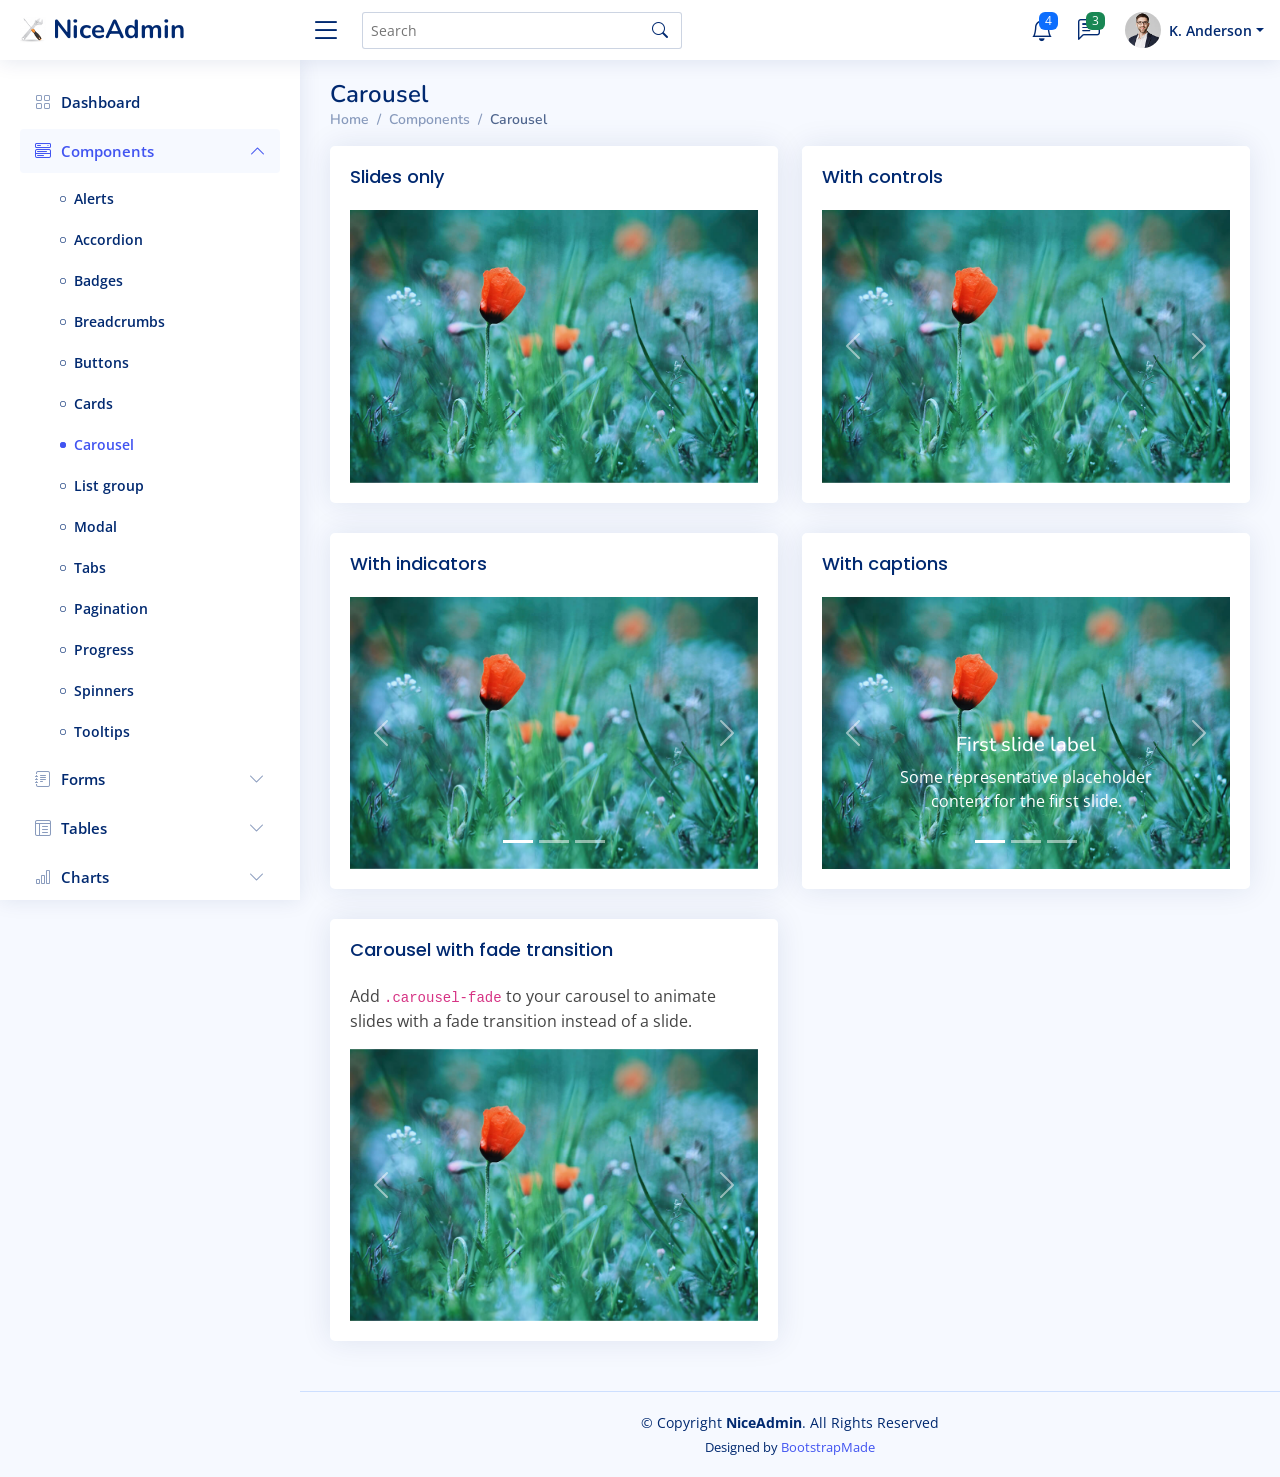
<file: components-carousel.html>
<!DOCTYPE html>
<html lang="en">

<head>
  <meta charset="utf-8">
  <meta content="width=device-width, initial-scale=1.0" name="viewport">

  <title>Components / Carousel - NiceAdmin Bootstrap Template</title>
  <meta content="" name="description">
  <meta content="" name="keywords">

  <!-- Favicons -->
  <link href="assets/img/favicon.png" rel="icon">
  <link href="assets/img/apple-touch-icon.png" rel="apple-touch-icon">

  <!-- Google Fonts -->
  <link href="https://fonts.gstatic.com" rel="preconnect">
  <link href="https://fonts.googleapis.com/css?family=Open+Sans:300,300i,400,400i,600,600i,700,700i|Nunito:300,300i,400,400i,600,600i,700,700i|Poppins:300,300i,400,400i,500,500i,600,600i,700,700i" rel="stylesheet">

  <!-- Vendor CSS Files -->
  <link href="assets/vendor/bootstrap/css/bootstrap.min.css" rel="stylesheet">
  <link href="assets/vendor/bootstrap-icons/bootstrap-icons.css" rel="stylesheet">
  <link href="assets/vendor/boxicons/css/boxicons.min.css" rel="stylesheet">
  <link href="assets/vendor/quill/quill.snow.css" rel="stylesheet">
  <link href="assets/vendor/quill/quill.bubble.css" rel="stylesheet">
  <link href="assets/vendor/remixicon/remixicon.css" rel="stylesheet">
  <link href="assets/vendor/simple-datatables/style.css" rel="stylesheet">

  <!-- Template Main CSS File -->
  <link href="assets/css/style.css" rel="stylesheet">

  <!-- =======================================================
  * Template Name: NiceAdmin - v2.5.0
  * Template URL: https://bootstrapmade.com/nice-admin-bootstrap-admin-html-template/
  * Author: BootstrapMade.com
  * License: https://bootstrapmade.com/license/
  ======================================================== -->
</head>

<body>

  <!-- ======= Header ======= -->
  <header id="header" class="header fixed-top d-flex align-items-center">

    <div class="d-flex align-items-center justify-content-between">
      <a href="index.html" class="logo d-flex align-items-center">
        <img src="assets/img/logo.png" alt="">
        <span class="d-none d-lg-block">NiceAdmin</span>
      </a>
      <i class="bi bi-list toggle-sidebar-btn"></i>
    </div><!-- End Logo -->

    <div class="search-bar">
      <form class="search-form d-flex align-items-center" method="POST" action="#">
        <input type="text" name="query" placeholder="Search" title="Enter search keyword">
        <button type="submit" title="Search"><i class="bi bi-search"></i></button>
      </form>
    </div><!-- End Search Bar -->

    <nav class="header-nav ms-auto">
      <ul class="d-flex align-items-center">

        <li class="nav-item d-block d-lg-none">
          <a class="nav-link nav-icon search-bar-toggle " href="#">
            <i class="bi bi-search"></i>
          </a>
        </li><!-- End Search Icon-->

        <li class="nav-item dropdown">

          <a class="nav-link nav-icon" href="#" data-bs-toggle="dropdown">
            <i class="bi bi-bell"></i>
            <span class="badge bg-primary badge-number">4</span>
          </a><!-- End Notification Icon -->

          <ul class="dropdown-menu dropdown-menu-end dropdown-menu-arrow notifications">
            <li class="dropdown-header">
              You have 4 new notifications
              <a href="#"><span class="badge rounded-pill bg-primary p-2 ms-2">View all</span></a>
            </li>
            <li>
              <hr class="dropdown-divider">
            </li>

            <li class="notification-item">
              <i class="bi bi-exclamation-circle text-warning"></i>
              <div>
                <h4>Lorem Ipsum</h4>
                <p>Quae dolorem earum veritatis oditseno</p>
                <p>30 min. ago</p>
              </div>
            </li>

            <li>
              <hr class="dropdown-divider">
            </li>

            <li class="notification-item">
              <i class="bi bi-x-circle text-danger"></i>
              <div>
                <h4>Atque rerum nesciunt</h4>
                <p>Quae dolorem earum veritatis oditseno</p>
                <p>1 hr. ago</p>
              </div>
            </li>

            <li>
              <hr class="dropdown-divider">
            </li>

            <li class="notification-item">
              <i class="bi bi-check-circle text-success"></i>
              <div>
                <h4>Sit rerum fuga</h4>
                <p>Quae dolorem earum veritatis oditseno</p>
                <p>2 hrs. ago</p>
              </div>
            </li>

            <li>
              <hr class="dropdown-divider">
            </li>

            <li class="notification-item">
              <i class="bi bi-info-circle text-primary"></i>
              <div>
                <h4>Dicta reprehenderit</h4>
                <p>Quae dolorem earum veritatis oditseno</p>
                <p>4 hrs. ago</p>
              </div>
            </li>

            <li>
              <hr class="dropdown-divider">
            </li>
            <li class="dropdown-footer">
              <a href="#">Show all notifications</a>
            </li>

          </ul><!-- End Notification Dropdown Items -->

        </li><!-- End Notification Nav -->

        <li class="nav-item dropdown">

          <a class="nav-link nav-icon" href="#" data-bs-toggle="dropdown">
            <i class="bi bi-chat-left-text"></i>
            <span class="badge bg-success badge-number">3</span>
          </a><!-- End Messages Icon -->

          <ul class="dropdown-menu dropdown-menu-end dropdown-menu-arrow messages">
            <li class="dropdown-header">
              You have 3 new messages
              <a href="#"><span class="badge rounded-pill bg-primary p-2 ms-2">View all</span></a>
            </li>
            <li>
              <hr class="dropdown-divider">
            </li>

            <li class="message-item">
              <a href="#">
                <img src="assets/img/messages-1.jpg" alt="" class="rounded-circle">
                <div>
                  <h4>Maria Hudson</h4>
                  <p>Velit asperiores et ducimus soluta repudiandae labore officia est ut...</p>
                  <p>4 hrs. ago</p>
                </div>
              </a>
            </li>
            <li>
              <hr class="dropdown-divider">
            </li>

            <li class="message-item">
              <a href="#">
                <img src="assets/img/messages-2.jpg" alt="" class="rounded-circle">
                <div>
                  <h4>Anna Nelson</h4>
                  <p>Velit asperiores et ducimus soluta repudiandae labore officia est ut...</p>
                  <p>6 hrs. ago</p>
                </div>
              </a>
            </li>
            <li>
              <hr class="dropdown-divider">
            </li>

            <li class="message-item">
              <a href="#">
                <img src="assets/img/messages-3.jpg" alt="" class="rounded-circle">
                <div>
                  <h4>David Muldon</h4>
                  <p>Velit asperiores et ducimus soluta repudiandae labore officia est ut...</p>
                  <p>8 hrs. ago</p>
                </div>
              </a>
            </li>
            <li>
              <hr class="dropdown-divider">
            </li>

            <li class="dropdown-footer">
              <a href="#">Show all messages</a>
            </li>

          </ul><!-- End Messages Dropdown Items -->

        </li><!-- End Messages Nav -->

        <li class="nav-item dropdown pe-3">

          <a class="nav-link nav-profile d-flex align-items-center pe-0" href="#" data-bs-toggle="dropdown">
            <img src="assets/img/profile-img.jpg" alt="Profile" class="rounded-circle">
            <span class="d-none d-md-block dropdown-toggle ps-2">K. Anderson</span>
          </a><!-- End Profile Iamge Icon -->

          <ul class="dropdown-menu dropdown-menu-end dropdown-menu-arrow profile">
            <li class="dropdown-header">
              <h6>Kevin Anderson</h6>
              <span>Web Designer</span>
            </li>
            <li>
              <hr class="dropdown-divider">
            </li>

            <li>
              <a class="dropdown-item d-flex align-items-center" href="users-profile.html">
                <i class="bi bi-person"></i>
                <span>My Profile</span>
              </a>
            </li>
            <li>
              <hr class="dropdown-divider">
            </li>

            <li>
              <a class="dropdown-item d-flex align-items-center" href="users-profile.html">
                <i class="bi bi-gear"></i>
                <span>Account Settings</span>
              </a>
            </li>
            <li>
              <hr class="dropdown-divider">
            </li>

            <li>
              <a class="dropdown-item d-flex align-items-center" href="pages-faq.html">
                <i class="bi bi-question-circle"></i>
                <span>Need Help?</span>
              </a>
            </li>
            <li>
              <hr class="dropdown-divider">
            </li>

            <li>
              <a class="dropdown-item d-flex align-items-center" href="#">
                <i class="bi bi-box-arrow-right"></i>
                <span>Sign Out</span>
              </a>
            </li>

          </ul><!-- End Profile Dropdown Items -->
        </li><!-- End Profile Nav -->

      </ul>
    </nav><!-- End Icons Navigation -->

  </header><!-- End Header -->

  <!-- ======= Sidebar ======= -->
  <aside id="sidebar" class="sidebar">

    <ul class="sidebar-nav" id="sidebar-nav">

      <li class="nav-item">
        <a class="nav-link collapsed" href="index.html">
          <i class="bi bi-grid"></i>
          <span>Dashboard</span>
        </a>
      </li><!-- End Dashboard Nav -->

      <li class="nav-item">
        <a class="nav-link " data-bs-target="#components-nav" data-bs-toggle="collapse" href="#">
          <i class="bi bi-menu-button-wide"></i><span>Components</span><i class="bi bi-chevron-down ms-auto"></i>
        </a>
        <ul id="components-nav" class="nav-content collapse show" data-bs-parent="#sidebar-nav">
          <li>
            <a href="components-alerts.html">
              <i class="bi bi-circle"></i><span>Alerts</span>
            </a>
          </li>
          <li>
            <a href="components-accordion.html">
              <i class="bi bi-circle"></i><span>Accordion</span>
            </a>
          </li>
          <li>
            <a href="components-badges.html">
              <i class="bi bi-circle"></i><span>Badges</span>
            </a>
          </li>
          <li>
            <a href="components-breadcrumbs.html">
              <i class="bi bi-circle"></i><span>Breadcrumbs</span>
            </a>
          </li>
          <li>
            <a href="components-buttons.html">
              <i class="bi bi-circle"></i><span>Buttons</span>
            </a>
          </li>
          <li>
            <a href="components-cards.html">
              <i class="bi bi-circle"></i><span>Cards</span>
            </a>
          </li>
          <li>
            <a href="components-carousel.html" class="active">
              <i class="bi bi-circle"></i><span>Carousel</span>
            </a>
          </li>
          <li>
            <a href="components-list-group.html">
              <i class="bi bi-circle"></i><span>List group</span>
            </a>
          </li>
          <li>
            <a href="components-modal.html">
              <i class="bi bi-circle"></i><span>Modal</span>
            </a>
          </li>
          <li>
            <a href="components-tabs.html">
              <i class="bi bi-circle"></i><span>Tabs</span>
            </a>
          </li>
          <li>
            <a href="components-pagination.html">
              <i class="bi bi-circle"></i><span>Pagination</span>
            </a>
          </li>
          <li>
            <a href="components-progress.html">
              <i class="bi bi-circle"></i><span>Progress</span>
            </a>
          </li>
          <li>
            <a href="components-spinners.html">
              <i class="bi bi-circle"></i><span>Spinners</span>
            </a>
          </li>
          <li>
            <a href="components-tooltips.html">
              <i class="bi bi-circle"></i><span>Tooltips</span>
            </a>
          </li>
        </ul>
      </li><!-- End Components Nav -->

      <li class="nav-item">
        <a class="nav-link collapsed" data-bs-target="#forms-nav" data-bs-toggle="collapse" href="#">
          <i class="bi bi-journal-text"></i><span>Forms</span><i class="bi bi-chevron-down ms-auto"></i>
        </a>
        <ul id="forms-nav" class="nav-content collapse " data-bs-parent="#sidebar-nav">
          <li>
            <a href="forms-elements.html">
              <i class="bi bi-circle"></i><span>Form Elements</span>
            </a>
          </li>
          <li>
            <a href="forms-layouts.html">
              <i class="bi bi-circle"></i><span>Form Layouts</span>
            </a>
          </li>
          <li>
            <a href="forms-editors.html">
              <i class="bi bi-circle"></i><span>Form Editors</span>
            </a>
          </li>
          <li>
            <a href="forms-validation.html">
              <i class="bi bi-circle"></i><span>Form Validation</span>
            </a>
          </li>
        </ul>
      </li><!-- End Forms Nav -->

      <li class="nav-item">
        <a class="nav-link collapsed" data-bs-target="#tables-nav" data-bs-toggle="collapse" href="#">
          <i class="bi bi-layout-text-window-reverse"></i><span>Tables</span><i class="bi bi-chevron-down ms-auto"></i>
        </a>
        <ul id="tables-nav" class="nav-content collapse " data-bs-parent="#sidebar-nav">
          <li>
            <a href="tables-general.html">
              <i class="bi bi-circle"></i><span>General Tables</span>
            </a>
          </li>
          <li>
            <a href="tables-data.html">
              <i class="bi bi-circle"></i><span>Data Tables</span>
            </a>
          </li>
        </ul>
      </li><!-- End Tables Nav -->

      <li class="nav-item">
        <a class="nav-link collapsed" data-bs-target="#charts-nav" data-bs-toggle="collapse" href="#">
          <i class="bi bi-bar-chart"></i><span>Charts</span><i class="bi bi-chevron-down ms-auto"></i>
        </a>
        <ul id="charts-nav" class="nav-content collapse " data-bs-parent="#sidebar-nav">
          <li>
            <a href="charts-chartjs.html">
              <i class="bi bi-circle"></i><span>Chart.js</span>
            </a>
          </li>
          <li>
            <a href="charts-apexcharts.html">
              <i class="bi bi-circle"></i><span>ApexCharts</span>
            </a>
          </li>
          <li>
            <a href="charts-echarts.html">
              <i class="bi bi-circle"></i><span>ECharts</span>
            </a>
          </li>
        </ul>
      </li><!-- End Charts Nav -->

      <li class="nav-item">
        <a class="nav-link collapsed" data-bs-target="#icons-nav" data-bs-toggle="collapse" href="#">
          <i class="bi bi-gem"></i><span>Icons</span><i class="bi bi-chevron-down ms-auto"></i>
        </a>
        <ul id="icons-nav" class="nav-content collapse " data-bs-parent="#sidebar-nav">
          <li>
            <a href="icons-bootstrap.html">
              <i class="bi bi-circle"></i><span>Bootstrap Icons</span>
            </a>
          </li>
          <li>
            <a href="icons-remix.html">
              <i class="bi bi-circle"></i><span>Remix Icons</span>
            </a>
          </li>
          <li>
            <a href="icons-boxicons.html">
              <i class="bi bi-circle"></i><span>Boxicons</span>
            </a>
          </li>
        </ul>
      </li><!-- End Icons Nav -->

      <li class="nav-heading">Pages</li>

      <li class="nav-item">
        <a class="nav-link collapsed" href="users-profile.html">
          <i class="bi bi-person"></i>
          <span>Profile</span>
        </a>
      </li><!-- End Profile Page Nav -->

      <li class="nav-item">
        <a class="nav-link collapsed" href="pages-faq.html">
          <i class="bi bi-question-circle"></i>
          <span>F.A.Q</span>
        </a>
      </li><!-- End F.A.Q Page Nav -->

      <li class="nav-item">
        <a class="nav-link collapsed" href="pages-contact.html">
          <i class="bi bi-envelope"></i>
          <span>Contact</span>
        </a>
      </li><!-- End Contact Page Nav -->

      <li class="nav-item">
        <a class="nav-link collapsed" href="pages-register.html">
          <i class="bi bi-card-list"></i>
          <span>Register</span>
        </a>
      </li><!-- End Register Page Nav -->

      <li class="nav-item">
        <a class="nav-link collapsed" href="pages-login.html">
          <i class="bi bi-box-arrow-in-right"></i>
          <span>Login</span>
        </a>
      </li><!-- End Login Page Nav -->

      <li class="nav-item">
        <a class="nav-link collapsed" href="pages-error-404.html">
          <i class="bi bi-dash-circle"></i>
          <span>Error 404</span>
        </a>
      </li><!-- End Error 404 Page Nav -->

      <li class="nav-item">
        <a class="nav-link collapsed" href="pages-blank.html">
          <i class="bi bi-file-earmark"></i>
          <span>Blank</span>
        </a>
      </li><!-- End Blank Page Nav -->

    </ul>

  </aside><!-- End Sidebar-->

  <main id="main" class="main">

    <div class="pagetitle">
      <h1>Carousel</h1>
      <nav>
        <ol class="breadcrumb">
          <li class="breadcrumb-item"><a href="index.html">Home</a></li>
          <li class="breadcrumb-item">Components</li>
          <li class="breadcrumb-item active">Carousel</li>
        </ol>
      </nav>
    </div><!-- End Page Title -->

    <section class="section">
      <div class="row">
        <div class="col-lg-6">

          <div class="card">
            <div class="card-body">
              <h5 class="card-title">Slides only</h5>

              <!-- Slides only carousel -->
              <div id="carouselExampleSlidesOnly" class="carousel slide" data-bs-ride="carousel">
                <div class="carousel-inner">
                  <div class="carousel-item active">
                    <img src="assets/img/slides-1.jpg" class="d-block w-100" alt="...">
                  </div>
                  <div class="carousel-item">
                    <img src="assets/img/slides-2.jpg" class="d-block w-100" alt="...">
                  </div>
                  <div class="carousel-item">
                    <img src="assets/img/slides-3.jpg" class="d-block w-100" alt="...">
                  </div>
                </div>
              </div><!-- End Slides only carousel-->

            </div>
          </div>

          <div class="card">
            <div class="card-body">
              <h5 class="card-title">With indicators</h5>

              <!-- Slides with indicators -->
              <div id="carouselExampleIndicators" class="carousel slide" data-bs-ride="carousel">
                <div class="carousel-indicators">
                  <button type="button" data-bs-target="#carouselExampleIndicators" data-bs-slide-to="0" class="active" aria-current="true" aria-label="Slide 1"></button>
                  <button type="button" data-bs-target="#carouselExampleIndicators" data-bs-slide-to="1" aria-label="Slide 2"></button>
                  <button type="button" data-bs-target="#carouselExampleIndicators" data-bs-slide-to="2" aria-label="Slide 3"></button>
                </div>
                <div class="carousel-inner">
                  <div class="carousel-item active">
                    <img src="assets/img/slides-1.jpg" class="d-block w-100" alt="...">
                  </div>
                  <div class="carousel-item">
                    <img src="assets/img/slides-2.jpg" class="d-block w-100" alt="...">
                  </div>
                  <div class="carousel-item">
                    <img src="assets/img/slides-3.jpg" class="d-block w-100" alt="...">
                  </div>
                </div>

                <button class="carousel-control-prev" type="button" data-bs-target="#carouselExampleIndicators" data-bs-slide="prev">
                  <span class="carousel-control-prev-icon" aria-hidden="true"></span>
                  <span class="visually-hidden">Previous</span>
                </button>
                <button class="carousel-control-next" type="button" data-bs-target="#carouselExampleIndicators" data-bs-slide="next">
                  <span class="carousel-control-next-icon" aria-hidden="true"></span>
                  <span class="visually-hidden">Next</span>
                </button>

              </div><!-- End Slides with indicators -->

            </div>
          </div>

          <div class="card">
            <div class="card-body">
              <h5 class="card-title">Carousel with fade transition</h5>
              <p>Add <code>.carousel-fade</code> to your carousel to animate slides with a fade transition instead of a slide.</p>

              <!-- Slides with fade transition -->
              <div id="carouselExampleFade" class="carousel slide carousel-fade" data-bs-ride="carousel">
                <div class="carousel-inner">
                  <div class="carousel-item active">
                    <img src="assets/img/slides-1.jpg" class="d-block w-100" alt="...">
                  </div>
                  <div class="carousel-item">
                    <img src="assets/img/slides-2.jpg" class="d-block w-100" alt="...">
                  </div>
                  <div class="carousel-item">
                    <img src="assets/img/slides-3.jpg" class="d-block w-100" alt="...">
                  </div>
                </div>

                <button class="carousel-control-prev" type="button" data-bs-target="#carouselExampleFade" data-bs-slide="prev">
                  <span class="carousel-control-prev-icon" aria-hidden="true"></span>
                  <span class="visually-hidden">Previous</span>
                </button>
                <button class="carousel-control-next" type="button" data-bs-target="#carouselExampleFade" data-bs-slide="next">
                  <span class="carousel-control-next-icon" aria-hidden="true"></span>
                  <span class="visually-hidden">Next</span>
                </button>

              </div><!-- End Slides with fade transition -->

            </div>
          </div>

        </div>

        <div class="col-lg-6">

          <div class="card">
            <div class="card-body">
              <h5 class="card-title">With controls</h5>

              <!-- Slides with controls -->
              <div id="carouselExampleControls" class="carousel slide" data-bs-ride="carousel">
                <div class="carousel-inner">
                  <div class="carousel-item active">
                    <img src="assets/img/slides-1.jpg" class="d-block w-100" alt="...">
                  </div>
                  <div class="carousel-item">
                    <img src="assets/img/slides-2.jpg" class="d-block w-100" alt="...">
                  </div>
                  <div class="carousel-item">
                    <img src="assets/img/slides-3.jpg" class="d-block w-100" alt="...">
                  </div>
                </div>

                <button class="carousel-control-prev" type="button" data-bs-target="#carouselExampleControls" data-bs-slide="prev">
                  <span class="carousel-control-prev-icon" aria-hidden="true"></span>
                  <span class="visually-hidden">Previous</span>
                </button>
                <button class="carousel-control-next" type="button" data-bs-target="#carouselExampleControls" data-bs-slide="next">
                  <span class="carousel-control-next-icon" aria-hidden="true"></span>
                  <span class="visually-hidden">Next</span>
                </button>

              </div><!-- End Slides with controls -->

            </div>
          </div>

          <div class="card">
            <div class="card-body">
              <h5 class="card-title">With captions</h5>

              <!-- Slides with captions -->
              <div id="carouselExampleCaptions" class="carousel slide" data-bs-ride="carousel">
                <div class="carousel-indicators">
                  <button type="button" data-bs-target="#carouselExampleCaptions" data-bs-slide-to="0" class="active" aria-current="true" aria-label="Slide 1"></button>
                  <button type="button" data-bs-target="#carouselExampleCaptions" data-bs-slide-to="1" aria-label="Slide 2"></button>
                  <button type="button" data-bs-target="#carouselExampleCaptions" data-bs-slide-to="2" aria-label="Slide 3"></button>
                </div>
                <div class="carousel-inner">
                  <div class="carousel-item active">
                    <img src="assets/img/slides-1.jpg" class="d-block w-100" alt="...">
                    <div class="carousel-caption d-none d-md-block">
                      <h5>First slide label</h5>
                      <p>Some representative placeholder content for the first slide.</p>
                    </div>
                  </div>
                  <div class="carousel-item">
                    <img src="assets/img/slides-2.jpg" class="d-block w-100" alt="...">
                    <div class="carousel-caption d-none d-md-block">
                      <h5>Second slide label</h5>
                      <p>Some representative placeholder content for the second slide.</p>
                    </div>
                  </div>
                  <div class="carousel-item">
                    <img src="assets/img/slides-3.jpg" class="d-block w-100" alt="...">
                    <div class="carousel-caption d-none d-md-block">
                      <h5>Third slide label</h5>
                      <p>Some representative placeholder content for the third slide.</p>
                    </div>
                  </div>
                </div>

                <button class="carousel-control-prev" type="button" data-bs-target="#carouselExampleCaptions" data-bs-slide="prev">
                  <span class="carousel-control-prev-icon" aria-hidden="true"></span>
                  <span class="visually-hidden">Previous</span>
                </button>
                <button class="carousel-control-next" type="button" data-bs-target="#carouselExampleCaptions" data-bs-slide="next">
                  <span class="carousel-control-next-icon" aria-hidden="true"></span>
                  <span class="visually-hidden">Next</span>
                </button>

              </div><!-- End Slides with captions -->

            </div>
          </div>

        </div>
      </div>
    </section>

  </main><!-- End #main -->

  <!-- ======= Footer ======= -->
  <footer id="footer" class="footer">
    <div class="copyright">
      &copy; Copyright <strong><span>NiceAdmin</span></strong>. All Rights Reserved
    </div>
    <div class="credits">
      <!-- All the links in the footer should remain intact. -->
      <!-- You can delete the links only if you purchased the pro version. -->
      <!-- Licensing information: https://bootstrapmade.com/license/ -->
      <!-- Purchase the pro version with working PHP/AJAX contact form: https://bootstrapmade.com/nice-admin-bootstrap-admin-html-template/ -->
      Designed by <a href="https://bootstrapmade.com/">BootstrapMade</a>
    </div>
  </footer><!-- End Footer -->

  <a href="#" class="back-to-top d-flex align-items-center justify-content-center"><i class="bi bi-arrow-up-short"></i></a>

  <!-- Vendor JS Files -->
  <script src="assets/vendor/apexcharts/apexcharts.min.js"></script>
  <script src="assets/vendor/bootstrap/js/bootstrap.bundle.min.js"></script>
  <script src="assets/vendor/chart.js/chart.umd.js"></script>
  <script src="assets/vendor/echarts/echarts.min.js"></script>
  <script src="assets/vendor/quill/quill.min.js"></script>
  <script src="assets/vendor/simple-datatables/simple-datatables.js"></script>
  <script src="assets/vendor/tinymce/tinymce.min.js"></script>
  <script src="assets/vendor/php-email-form/validate.js"></script>

  <!-- Template Main JS File -->
  <script src="assets/js/main.js"></script>

</body>

</html>
</file>
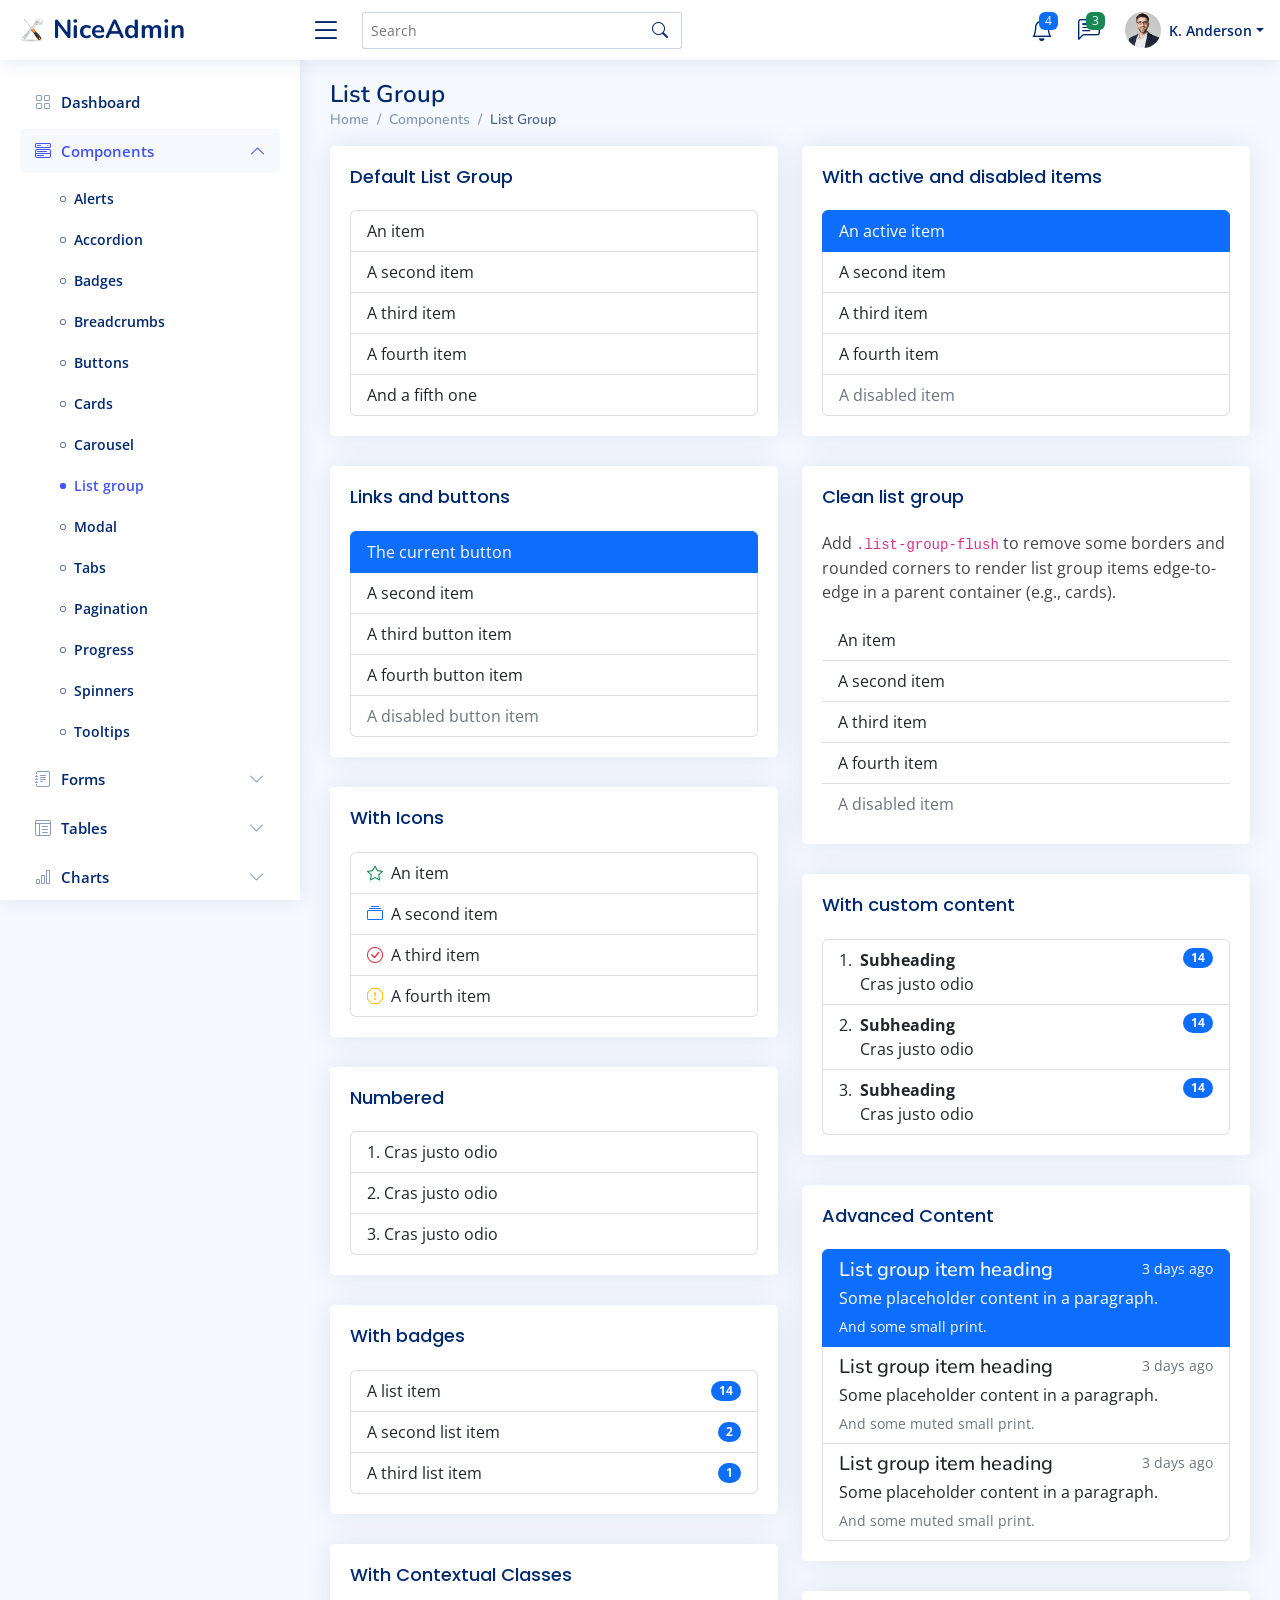
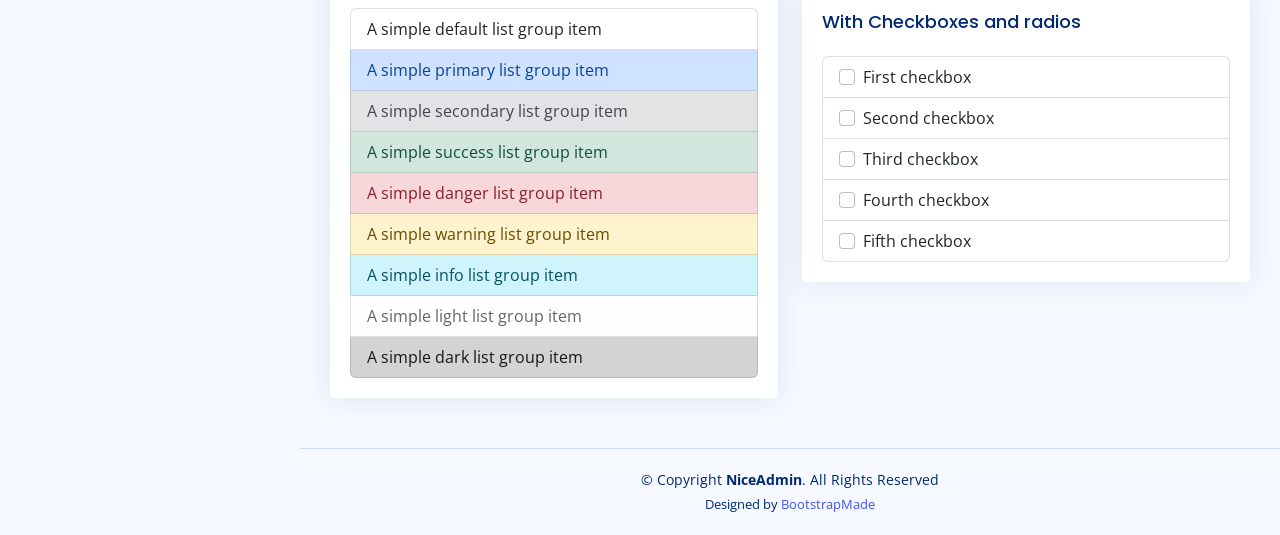
<file: components-list-group.html>
<!DOCTYPE html>
<html lang="en">

<head>
  <meta charset="utf-8">
  <meta content="width=device-width, initial-scale=1.0" name="viewport">

  <title>Components / List Group - NiceAdmin Bootstrap Template</title>
  <meta content="" name="description">
  <meta content="" name="keywords">

  <!-- Favicons -->
  <link href="assets/img/favicon.png" rel="icon">
  <link href="assets/img/apple-touch-icon.png" rel="apple-touch-icon">

  <!-- Google Fonts -->
  <link href="https://fonts.gstatic.com" rel="preconnect">
  <link href="https://fonts.googleapis.com/css?family=Open+Sans:300,300i,400,400i,600,600i,700,700i|Nunito:300,300i,400,400i,600,600i,700,700i|Poppins:300,300i,400,400i,500,500i,600,600i,700,700i" rel="stylesheet">

  <!-- Vendor CSS Files -->
  <link href="assets/vendor/bootstrap/css/bootstrap.min.css" rel="stylesheet">
  <link href="assets/vendor/bootstrap-icons/bootstrap-icons.css" rel="stylesheet">
  <link href="assets/vendor/boxicons/css/boxicons.min.css" rel="stylesheet">
  <link href="assets/vendor/quill/quill.snow.css" rel="stylesheet">
  <link href="assets/vendor/quill/quill.bubble.css" rel="stylesheet">
  <link href="assets/vendor/remixicon/remixicon.css" rel="stylesheet">
  <link href="assets/vendor/simple-datatables/style.css" rel="stylesheet">

  <!-- Template Main CSS File -->
  <link href="assets/css/style.css" rel="stylesheet">

  <!-- =======================================================
  * Template Name: NiceAdmin - v2.5.0
  * Template URL: https://bootstrapmade.com/nice-admin-bootstrap-admin-html-template/
  * Author: BootstrapMade.com
  * License: https://bootstrapmade.com/license/
  ======================================================== -->
</head>

<body>

  <!-- ======= Header ======= -->
  <header id="header" class="header fixed-top d-flex align-items-center">

    <div class="d-flex align-items-center justify-content-between">
      <a href="index.html" class="logo d-flex align-items-center">
        <img src="assets/img/logo.png" alt="">
        <span class="d-none d-lg-block">NiceAdmin</span>
      </a>
      <i class="bi bi-list toggle-sidebar-btn"></i>
    </div><!-- End Logo -->

    <div class="search-bar">
      <form class="search-form d-flex align-items-center" method="POST" action="#">
        <input type="text" name="query" placeholder="Search" title="Enter search keyword">
        <button type="submit" title="Search"><i class="bi bi-search"></i></button>
      </form>
    </div><!-- End Search Bar -->

    <nav class="header-nav ms-auto">
      <ul class="d-flex align-items-center">

        <li class="nav-item d-block d-lg-none">
          <a class="nav-link nav-icon search-bar-toggle " href="#">
            <i class="bi bi-search"></i>
          </a>
        </li><!-- End Search Icon-->

        <li class="nav-item dropdown">

          <a class="nav-link nav-icon" href="#" data-bs-toggle="dropdown">
            <i class="bi bi-bell"></i>
            <span class="badge bg-primary badge-number">4</span>
          </a><!-- End Notification Icon -->

          <ul class="dropdown-menu dropdown-menu-end dropdown-menu-arrow notifications">
            <li class="dropdown-header">
              You have 4 new notifications
              <a href="#"><span class="badge rounded-pill bg-primary p-2 ms-2">View all</span></a>
            </li>
            <li>
              <hr class="dropdown-divider">
            </li>

            <li class="notification-item">
              <i class="bi bi-exclamation-circle text-warning"></i>
              <div>
                <h4>Lorem Ipsum</h4>
                <p>Quae dolorem earum veritatis oditseno</p>
                <p>30 min. ago</p>
              </div>
            </li>

            <li>
              <hr class="dropdown-divider">
            </li>

            <li class="notification-item">
              <i class="bi bi-x-circle text-danger"></i>
              <div>
                <h4>Atque rerum nesciunt</h4>
                <p>Quae dolorem earum veritatis oditseno</p>
                <p>1 hr. ago</p>
              </div>
            </li>

            <li>
              <hr class="dropdown-divider">
            </li>

            <li class="notification-item">
              <i class="bi bi-check-circle text-success"></i>
              <div>
                <h4>Sit rerum fuga</h4>
                <p>Quae dolorem earum veritatis oditseno</p>
                <p>2 hrs. ago</p>
              </div>
            </li>

            <li>
              <hr class="dropdown-divider">
            </li>

            <li class="notification-item">
              <i class="bi bi-info-circle text-primary"></i>
              <div>
                <h4>Dicta reprehenderit</h4>
                <p>Quae dolorem earum veritatis oditseno</p>
                <p>4 hrs. ago</p>
              </div>
            </li>

            <li>
              <hr class="dropdown-divider">
            </li>
            <li class="dropdown-footer">
              <a href="#">Show all notifications</a>
            </li>

          </ul><!-- End Notification Dropdown Items -->

        </li><!-- End Notification Nav -->

        <li class="nav-item dropdown">

          <a class="nav-link nav-icon" href="#" data-bs-toggle="dropdown">
            <i class="bi bi-chat-left-text"></i>
            <span class="badge bg-success badge-number">3</span>
          </a><!-- End Messages Icon -->

          <ul class="dropdown-menu dropdown-menu-end dropdown-menu-arrow messages">
            <li class="dropdown-header">
              You have 3 new messages
              <a href="#"><span class="badge rounded-pill bg-primary p-2 ms-2">View all</span></a>
            </li>
            <li>
              <hr class="dropdown-divider">
            </li>

            <li class="message-item">
              <a href="#">
                <img src="assets/img/messages-1.jpg" alt="" class="rounded-circle">
                <div>
                  <h4>Maria Hudson</h4>
                  <p>Velit asperiores et ducimus soluta repudiandae labore officia est ut...</p>
                  <p>4 hrs. ago</p>
                </div>
              </a>
            </li>
            <li>
              <hr class="dropdown-divider">
            </li>

            <li class="message-item">
              <a href="#">
                <img src="assets/img/messages-2.jpg" alt="" class="rounded-circle">
                <div>
                  <h4>Anna Nelson</h4>
                  <p>Velit asperiores et ducimus soluta repudiandae labore officia est ut...</p>
                  <p>6 hrs. ago</p>
                </div>
              </a>
            </li>
            <li>
              <hr class="dropdown-divider">
            </li>

            <li class="message-item">
              <a href="#">
                <img src="assets/img/messages-3.jpg" alt="" class="rounded-circle">
                <div>
                  <h4>David Muldon</h4>
                  <p>Velit asperiores et ducimus soluta repudiandae labore officia est ut...</p>
                  <p>8 hrs. ago</p>
                </div>
              </a>
            </li>
            <li>
              <hr class="dropdown-divider">
            </li>

            <li class="dropdown-footer">
              <a href="#">Show all messages</a>
            </li>

          </ul><!-- End Messages Dropdown Items -->

        </li><!-- End Messages Nav -->

        <li class="nav-item dropdown pe-3">

          <a class="nav-link nav-profile d-flex align-items-center pe-0" href="#" data-bs-toggle="dropdown">
            <img src="assets/img/profile-img.jpg" alt="Profile" class="rounded-circle">
            <span class="d-none d-md-block dropdown-toggle ps-2">K. Anderson</span>
          </a><!-- End Profile Iamge Icon -->

          <ul class="dropdown-menu dropdown-menu-end dropdown-menu-arrow profile">
            <li class="dropdown-header">
              <h6>Kevin Anderson</h6>
              <span>Web Designer</span>
            </li>
            <li>
              <hr class="dropdown-divider">
            </li>

            <li>
              <a class="dropdown-item d-flex align-items-center" href="users-profile.html">
                <i class="bi bi-person"></i>
                <span>My Profile</span>
              </a>
            </li>
            <li>
              <hr class="dropdown-divider">
            </li>

            <li>
              <a class="dropdown-item d-flex align-items-center" href="users-profile.html">
                <i class="bi bi-gear"></i>
                <span>Account Settings</span>
              </a>
            </li>
            <li>
              <hr class="dropdown-divider">
            </li>

            <li>
              <a class="dropdown-item d-flex align-items-center" href="pages-faq.html">
                <i class="bi bi-question-circle"></i>
                <span>Need Help?</span>
              </a>
            </li>
            <li>
              <hr class="dropdown-divider">
            </li>

            <li>
              <a class="dropdown-item d-flex align-items-center" href="#">
                <i class="bi bi-box-arrow-right"></i>
                <span>Sign Out</span>
              </a>
            </li>

          </ul><!-- End Profile Dropdown Items -->
        </li><!-- End Profile Nav -->

      </ul>
    </nav><!-- End Icons Navigation -->

  </header><!-- End Header -->

  <!-- ======= Sidebar ======= -->
  <aside id="sidebar" class="sidebar">

    <ul class="sidebar-nav" id="sidebar-nav">

      <li class="nav-item">
        <a class="nav-link collapsed" href="index.html">
          <i class="bi bi-grid"></i>
          <span>Dashboard</span>
        </a>
      </li><!-- End Dashboard Nav -->

      <li class="nav-item">
        <a class="nav-link " data-bs-target="#components-nav" data-bs-toggle="collapse" href="#">
          <i class="bi bi-menu-button-wide"></i><span>Components</span><i class="bi bi-chevron-down ms-auto"></i>
        </a>
        <ul id="components-nav" class="nav-content collapse show" data-bs-parent="#sidebar-nav">
          <li>
            <a href="components-alerts.html">
              <i class="bi bi-circle"></i><span>Alerts</span>
            </a>
          </li>
          <li>
            <a href="components-accordion.html">
              <i class="bi bi-circle"></i><span>Accordion</span>
            </a>
          </li>
          <li>
            <a href="components-badges.html">
              <i class="bi bi-circle"></i><span>Badges</span>
            </a>
          </li>
          <li>
            <a href="components-breadcrumbs.html">
              <i class="bi bi-circle"></i><span>Breadcrumbs</span>
            </a>
          </li>
          <li>
            <a href="components-buttons.html">
              <i class="bi bi-circle"></i><span>Buttons</span>
            </a>
          </li>
          <li>
            <a href="components-cards.html">
              <i class="bi bi-circle"></i><span>Cards</span>
            </a>
          </li>
          <li>
            <a href="components-carousel.html">
              <i class="bi bi-circle"></i><span>Carousel</span>
            </a>
          </li>
          <li>
            <a href="components-list-group.html" class="active">
              <i class="bi bi-circle"></i><span>List group</span>
            </a>
          </li>
          <li>
            <a href="components-modal.html">
              <i class="bi bi-circle"></i><span>Modal</span>
            </a>
          </li>
          <li>
            <a href="components-tabs.html">
              <i class="bi bi-circle"></i><span>Tabs</span>
            </a>
          </li>
          <li>
            <a href="components-pagination.html">
              <i class="bi bi-circle"></i><span>Pagination</span>
            </a>
          </li>
          <li>
            <a href="components-progress.html">
              <i class="bi bi-circle"></i><span>Progress</span>
            </a>
          </li>
          <li>
            <a href="components-spinners.html">
              <i class="bi bi-circle"></i><span>Spinners</span>
            </a>
          </li>
          <li>
            <a href="components-tooltips.html">
              <i class="bi bi-circle"></i><span>Tooltips</span>
            </a>
          </li>
        </ul>
      </li><!-- End Components Nav -->

      <li class="nav-item">
        <a class="nav-link collapsed" data-bs-target="#forms-nav" data-bs-toggle="collapse" href="#">
          <i class="bi bi-journal-text"></i><span>Forms</span><i class="bi bi-chevron-down ms-auto"></i>
        </a>
        <ul id="forms-nav" class="nav-content collapse " data-bs-parent="#sidebar-nav">
          <li>
            <a href="forms-elements.html">
              <i class="bi bi-circle"></i><span>Form Elements</span>
            </a>
          </li>
          <li>
            <a href="forms-layouts.html">
              <i class="bi bi-circle"></i><span>Form Layouts</span>
            </a>
          </li>
          <li>
            <a href="forms-editors.html">
              <i class="bi bi-circle"></i><span>Form Editors</span>
            </a>
          </li>
          <li>
            <a href="forms-validation.html">
              <i class="bi bi-circle"></i><span>Form Validation</span>
            </a>
          </li>
        </ul>
      </li><!-- End Forms Nav -->

      <li class="nav-item">
        <a class="nav-link collapsed" data-bs-target="#tables-nav" data-bs-toggle="collapse" href="#">
          <i class="bi bi-layout-text-window-reverse"></i><span>Tables</span><i class="bi bi-chevron-down ms-auto"></i>
        </a>
        <ul id="tables-nav" class="nav-content collapse " data-bs-parent="#sidebar-nav">
          <li>
            <a href="tables-general.html">
              <i class="bi bi-circle"></i><span>General Tables</span>
            </a>
          </li>
          <li>
            <a href="tables-data.html">
              <i class="bi bi-circle"></i><span>Data Tables</span>
            </a>
          </li>
        </ul>
      </li><!-- End Tables Nav -->

      <li class="nav-item">
        <a class="nav-link collapsed" data-bs-target="#charts-nav" data-bs-toggle="collapse" href="#">
          <i class="bi bi-bar-chart"></i><span>Charts</span><i class="bi bi-chevron-down ms-auto"></i>
        </a>
        <ul id="charts-nav" class="nav-content collapse " data-bs-parent="#sidebar-nav">
          <li>
            <a href="charts-chartjs.html">
              <i class="bi bi-circle"></i><span>Chart.js</span>
            </a>
          </li>
          <li>
            <a href="charts-apexcharts.html">
              <i class="bi bi-circle"></i><span>ApexCharts</span>
            </a>
          </li>
          <li>
            <a href="charts-echarts.html">
              <i class="bi bi-circle"></i><span>ECharts</span>
            </a>
          </li>
        </ul>
      </li><!-- End Charts Nav -->

      <li class="nav-item">
        <a class="nav-link collapsed" data-bs-target="#icons-nav" data-bs-toggle="collapse" href="#">
          <i class="bi bi-gem"></i><span>Icons</span><i class="bi bi-chevron-down ms-auto"></i>
        </a>
        <ul id="icons-nav" class="nav-content collapse " data-bs-parent="#sidebar-nav">
          <li>
            <a href="icons-bootstrap.html">
              <i class="bi bi-circle"></i><span>Bootstrap Icons</span>
            </a>
          </li>
          <li>
            <a href="icons-remix.html">
              <i class="bi bi-circle"></i><span>Remix Icons</span>
            </a>
          </li>
          <li>
            <a href="icons-boxicons.html">
              <i class="bi bi-circle"></i><span>Boxicons</span>
            </a>
          </li>
        </ul>
      </li><!-- End Icons Nav -->

      <li class="nav-heading">Pages</li>

      <li class="nav-item">
        <a class="nav-link collapsed" href="users-profile.html">
          <i class="bi bi-person"></i>
          <span>Profile</span>
        </a>
      </li><!-- End Profile Page Nav -->

      <li class="nav-item">
        <a class="nav-link collapsed" href="pages-faq.html">
          <i class="bi bi-question-circle"></i>
          <span>F.A.Q</span>
        </a>
      </li><!-- End F.A.Q Page Nav -->

      <li class="nav-item">
        <a class="nav-link collapsed" href="pages-contact.html">
          <i class="bi bi-envelope"></i>
          <span>Contact</span>
        </a>
      </li><!-- End Contact Page Nav -->

      <li class="nav-item">
        <a class="nav-link collapsed" href="pages-register.html">
          <i class="bi bi-card-list"></i>
          <span>Register</span>
        </a>
      </li><!-- End Register Page Nav -->

      <li class="nav-item">
        <a class="nav-link collapsed" href="pages-login.html">
          <i class="bi bi-box-arrow-in-right"></i>
          <span>Login</span>
        </a>
      </li><!-- End Login Page Nav -->

      <li class="nav-item">
        <a class="nav-link collapsed" href="pages-error-404.html">
          <i class="bi bi-dash-circle"></i>
          <span>Error 404</span>
        </a>
      </li><!-- End Error 404 Page Nav -->

      <li class="nav-item">
        <a class="nav-link collapsed" href="pages-blank.html">
          <i class="bi bi-file-earmark"></i>
          <span>Blank</span>
        </a>
      </li><!-- End Blank Page Nav -->

    </ul>

  </aside><!-- End Sidebar-->

  <main id="main" class="main">

    <div class="pagetitle">
      <h1>List Group</h1>
      <nav>
        <ol class="breadcrumb">
          <li class="breadcrumb-item"><a href="index.html">Home</a></li>
          <li class="breadcrumb-item">Components</li>
          <li class="breadcrumb-item active">List Group</li>
        </ol>
      </nav>
    </div><!-- End Page Title -->

    <section class="section">
      <div class="row">
        <div class="col-lg-6">

          <div class="card">
            <div class="card-body">
              <h5 class="card-title">Default List Group</h5>

              <!-- Default List group -->
              <ul class="list-group">
                <li class="list-group-item">An item</li>
                <li class="list-group-item">A second item</li>
                <li class="list-group-item">A third item</li>
                <li class="list-group-item">A fourth item</li>
                <li class="list-group-item">And a fifth one</li>
              </ul><!-- End Default List group -->

            </div>
          </div>

          <div class="card">
            <div class="card-body">
              <h5 class="card-title">Links and buttons</h5>

              <!-- List group with Links and buttons -->
              <div class="list-group">
                <button type="button" class="list-group-item list-group-item-action active" aria-current="true">
                  The current button
                </button>
                <button type="button" class="list-group-item list-group-item-action">A second item</button>
                <button type="button" class="list-group-item list-group-item-action">A third button item</button>
                <button type="button" class="list-group-item list-group-item-action">A fourth button item</button>
                <button type="button" class="list-group-item list-group-item-action" disabled>A disabled button item</button>
              </div><!-- End List group with Links and buttons -->

            </div>
          </div>

          <div class="card">
            <div class="card-body">
              <h5 class="card-title">With Icons</h5>

              <!-- List group With Icons -->
              <ul class="list-group">
                <li class="list-group-item"><i class="bi bi-star me-1 text-success"></i> An item</li>
                <li class="list-group-item"><i class="bi bi-collection me-1 text-primary"></i> A second item</li>
                <li class="list-group-item"><i class="bi bi-check-circle me-1 text-danger"></i> A third item</li>
                <li class="list-group-item"><i class="bi bi-exclamation-octagon me-1 text-warning"></i> A fourth item</li>
              </ul><!-- End List group With Icons -->

            </div>
          </div>

          <div class="card">
            <div class="card-body">
              <h5 class="card-title">Numbered</h5>

              <!-- List group Numbered -->
              <ol class="list-group list-group-numbered">
                <li class="list-group-item">Cras justo odio</li>
                <li class="list-group-item">Cras justo odio</li>
                <li class="list-group-item">Cras justo odio</li>
              </ol><!-- End List group Numbered -->

            </div>
          </div>

          <div class="card">
            <div class="card-body">
              <h5 class="card-title">With badges</h5>

              <!-- List group With badges -->
              <ul class="list-group">
                <li class="list-group-item d-flex justify-content-between align-items-center">
                  A list item
                  <span class="badge bg-primary rounded-pill">14</span>
                </li>
                <li class="list-group-item d-flex justify-content-between align-items-center">
                  A second list item
                  <span class="badge bg-primary rounded-pill">2</span>
                </li>
                <li class="list-group-item d-flex justify-content-between align-items-center">
                  A third list item
                  <span class="badge bg-primary rounded-pill">1</span>
                </li>
              </ul><!-- End List With badges -->

            </div>
          </div>

          <div class="card">
            <div class="card-body">
              <h5 class="card-title">With Contextual Classes</h5>

              <!-- List group With Contextual classes -->
              <ul class="list-group">
                <li class="list-group-item">A simple default list group item</li>

                <li class="list-group-item list-group-item-primary">A simple primary list group item</li>
                <li class="list-group-item list-group-item-secondary">A simple secondary list group item</li>
                <li class="list-group-item list-group-item-success">A simple success list group item</li>
                <li class="list-group-item list-group-item-danger">A simple danger list group item</li>
                <li class="list-group-item list-group-item-warning">A simple warning list group item</li>
                <li class="list-group-item list-group-item-info">A simple info list group item</li>
                <li class="list-group-item list-group-item-light">A simple light list group item</li>
                <li class="list-group-item list-group-item-dark">A simple dark list group item</li>
              </ul><!-- End List Group With Contextual classes -->

            </div>
          </div>

        </div>

        <div class="col-lg-6">

          <div class="card">
            <div class="card-body">
              <h5 class="card-title">With active and disabled items</h5>

              <!-- List group with active and disabled items -->
              <ul class="list-group">
                <li class="list-group-item active" aria-current="true">An active item</li>
                <li class="list-group-item">A second item</li>
                <li class="list-group-item">A third item</li>
                <li class="list-group-item">A fourth item</li>
                <li class="list-group-item disabled" aria-disabled="true">A disabled item</li>
              </ul><!-- End ist group with active and disabled items -->

            </div>
          </div>

          <div class="card">
            <div class="card-body">
              <h5 class="card-title">Clean list group</h5>
              <p>Add <code>.list-group-flush</code> to remove some borders and rounded corners to render list group items edge-to-edge in a parent container (e.g., cards).</p>

              <!-- List group with active and disabled items -->
              <ul class="list-group list-group-flush">
                <li class="list-group-item">An item</li>
                <li class="list-group-item">A second item</li>
                <li class="list-group-item">A third item</li>
                <li class="list-group-item">A fourth item</li>
                <li class="list-group-item disabled" aria-disabled="true">A disabled item</li>
              </ul><!-- End Clean list group -->

            </div>
          </div>

          <div class="card">
            <div class="card-body">
              <h5 class="card-title">With custom content</h5>

              <!-- List group with custom content -->
              <ol class="list-group list-group-numbered">
                <li class="list-group-item d-flex justify-content-between align-items-start">
                  <div class="ms-2 me-auto">
                    <div class="fw-bold">Subheading</div>
                    Cras justo odio
                  </div>
                  <span class="badge bg-primary rounded-pill">14</span>
                </li>
                <li class="list-group-item d-flex justify-content-between align-items-start">
                  <div class="ms-2 me-auto">
                    <div class="fw-bold">Subheading</div>
                    Cras justo odio
                  </div>
                  <span class="badge bg-primary rounded-pill">14</span>
                </li>
                <li class="list-group-item d-flex justify-content-between align-items-start">
                  <div class="ms-2 me-auto">
                    <div class="fw-bold">Subheading</div>
                    Cras justo odio
                  </div>
                  <span class="badge bg-primary rounded-pill">14</span>
                </li>
              </ol><!-- End with custom content -->

            </div>
          </div>

          <div class="card">
            <div class="card-body">
              <h5 class="card-title">Advanced Content</h5>

              <!-- List group with Advanced Contents -->
              <div class="list-group">
                <a href="#" class="list-group-item list-group-item-action active" aria-current="true">
                  <div class="d-flex w-100 justify-content-between">
                    <h5 class="mb-1">List group item heading</h5>
                    <small>3 days ago</small>
                  </div>
                  <p class="mb-1">Some placeholder content in a paragraph.</p>
                  <small>And some small print.</small>
                </a>
                <a href="#" class="list-group-item list-group-item-action">
                  <div class="d-flex w-100 justify-content-between">
                    <h5 class="mb-1">List group item heading</h5>
                    <small class="text-muted">3 days ago</small>
                  </div>
                  <p class="mb-1">Some placeholder content in a paragraph.</p>
                  <small class="text-muted">And some muted small print.</small>
                </a>
                <a href="#" class="list-group-item list-group-item-action">
                  <div class="d-flex w-100 justify-content-between">
                    <h5 class="mb-1">List group item heading</h5>
                    <small class="text-muted">3 days ago</small>
                  </div>
                  <p class="mb-1">Some placeholder content in a paragraph.</p>
                  <small class="text-muted">And some muted small print.</small>
                </a>
              </div><!-- End List group Advanced Content -->

            </div>
          </div>

          <div class="card">
            <div class="card-body">
              <h5 class="card-title">With Checkboxes and radios</h5>

              <!-- List group With Checkboxes and radios -->
              <ul class="list-group">
                <li class="list-group-item">
                  <input class="form-check-input me-1" type="checkbox" value="" aria-label="...">
                  First checkbox
                </li>
                <li class="list-group-item">
                  <input class="form-check-input me-1" type="checkbox" value="" aria-label="...">
                  Second checkbox
                </li>
                <li class="list-group-item">
                  <input class="form-check-input me-1" type="checkbox" value="" aria-label="...">
                  Third checkbox
                </li>
                <li class="list-group-item">
                  <input class="form-check-input me-1" type="checkbox" value="" aria-label="...">
                  Fourth checkbox
                </li>
                <li class="list-group-item">
                  <input class="form-check-input me-1" type="checkbox" value="" aria-label="...">
                  Fifth checkbox
                </li>
              </ul><!-- End List Checkboxes and radios -->

            </div>
          </div>

        </div>

      </div>
    </section>

  </main><!-- End #main -->

  <!-- ======= Footer ======= -->
  <footer id="footer" class="footer">
    <div class="copyright">
      &copy; Copyright <strong><span>NiceAdmin</span></strong>. All Rights Reserved
    </div>
    <div class="credits">
      <!-- All the links in the footer should remain intact. -->
      <!-- You can delete the links only if you purchased the pro version. -->
      <!-- Licensing information: https://bootstrapmade.com/license/ -->
      <!-- Purchase the pro version with working PHP/AJAX contact form: https://bootstrapmade.com/nice-admin-bootstrap-admin-html-template/ -->
      Designed by <a href="https://bootstrapmade.com/">BootstrapMade</a>
    </div>
  </footer><!-- End Footer -->

  <a href="#" class="back-to-top d-flex align-items-center justify-content-center"><i class="bi bi-arrow-up-short"></i></a>

  <!-- Vendor JS Files -->
  <script src="assets/vendor/apexcharts/apexcharts.min.js"></script>
  <script src="assets/vendor/bootstrap/js/bootstrap.bundle.min.js"></script>
  <script src="assets/vendor/chart.js/chart.umd.js"></script>
  <script src="assets/vendor/echarts/echarts.min.js"></script>
  <script src="assets/vendor/quill/quill.min.js"></script>
  <script src="assets/vendor/simple-datatables/simple-datatables.js"></script>
  <script src="assets/vendor/tinymce/tinymce.min.js"></script>
  <script src="assets/vendor/php-email-form/validate.js"></script>

  <!-- Template Main JS File -->
  <script src="assets/js/main.js"></script>

</body>

</html>
</file>
<file: assets/vendor/quill/quill.snow.css>
/*!
 * Quill Editor v1.3.7
 * https://quilljs.com/
 * Copyright (c) 2014, Jason Chen
 * Copyright (c) 2013, salesforce.com
 */
.ql-container {
  box-sizing: border-box;
  font-family: Helvetica, Arial, sans-serif;
  font-size: 13px;
  height: 100%;
  margin: 0px;
  position: relative;
}
.ql-container.ql-disabled .ql-tooltip {
  visibility: hidden;
}
.ql-container.ql-disabled .ql-editor ul[data-checked] > li::before {
  pointer-events: none;
}
.ql-clipboard {
  left: -100000px;
  height: 1px;
  overflow-y: hidden;
  position: absolute;
  top: 50%;
}
.ql-clipboard p {
  margin: 0;
  padding: 0;
}
.ql-editor {
  box-sizing: border-box;
  line-height: 1.42;
  height: 100%;
  outline: none;
  overflow-y: auto;
  padding: 12px 15px;
  tab-size: 4;
  -moz-tab-size: 4;
  text-align: left;
  white-space: pre-wrap;
  word-wrap: break-word;
}
.ql-editor > * {
  cursor: text;
}
.ql-editor p,
.ql-editor ol,
.ql-editor ul,
.ql-editor pre,
.ql-editor blockquote,
.ql-editor h1,
.ql-editor h2,
.ql-editor h3,
.ql-editor h4,
.ql-editor h5,
.ql-editor h6 {
  margin: 0;
  padding: 0;
  counter-reset: list-1 list-2 list-3 list-4 list-5 list-6 list-7 list-8 list-9;
}
.ql-editor ol,
.ql-editor ul {
  padding-left: 1.5em;
}
.ql-editor ol > li,
.ql-editor ul > li {
  list-style-type: none;
}
.ql-editor ul > li::before {
  content: '\2022';
}
.ql-editor ul[data-checked=true],
.ql-editor ul[data-checked=false] {
  pointer-events: none;
}
.ql-editor ul[data-checked=true] > li *,
.ql-editor ul[data-checked=false] > li * {
  pointer-events: all;
}
.ql-editor ul[data-checked=true] > li::before,
.ql-editor ul[data-checked=false] > li::before {
  color: #777;
  cursor: pointer;
  pointer-events: all;
}
.ql-editor ul[data-checked=true] > li::before {
  content: '\2611';
}
.ql-editor ul[data-checked=false] > li::before {
  content: '\2610';
}
.ql-editor li::before {
  display: inline-block;
  white-space: nowrap;
  width: 1.2em;
}
.ql-editor li:not(.ql-direction-rtl)::before {
  margin-left: -1.5em;
  margin-right: 0.3em;
  text-align: right;
}
.ql-editor li.ql-direction-rtl::before {
  margin-left: 0.3em;
  margin-right: -1.5em;
}
.ql-editor ol li:not(.ql-direction-rtl),
.ql-editor ul li:not(.ql-direction-rtl) {
  padding-left: 1.5em;
}
.ql-editor ol li.ql-direction-rtl,
.ql-editor ul li.ql-direction-rtl {
  padding-right: 1.5em;
}
.ql-editor ol li {
  counter-reset: list-1 list-2 list-3 list-4 list-5 list-6 list-7 list-8 list-9;
  counter-increment: list-0;
}
.ql-editor ol li:before {
  content: counter(list-0, decimal) '. ';
}
.ql-editor ol li.ql-indent-1 {
  counter-increment: list-1;
}
.ql-editor ol li.ql-indent-1:before {
  content: counter(list-1, lower-alpha) '. ';
}
.ql-editor ol li.ql-indent-1 {
  counter-reset: list-2 list-3 list-4 list-5 list-6 list-7 list-8 list-9;
}
.ql-editor ol li.ql-indent-2 {
  counter-increment: list-2;
}
.ql-editor ol li.ql-indent-2:before {
  content: counter(list-2, lower-roman) '. ';
}
.ql-editor ol li.ql-indent-2 {
  counter-reset: list-3 list-4 list-5 list-6 list-7 list-8 list-9;
}
.ql-editor ol li.ql-indent-3 {
  counter-increment: list-3;
}
.ql-editor ol li.ql-indent-3:before {
  content: counter(list-3, decimal) '. ';
}
.ql-editor ol li.ql-indent-3 {
  counter-reset: list-4 list-5 list-6 list-7 list-8 list-9;
}
.ql-editor ol li.ql-indent-4 {
  counter-increment: list-4;
}
.ql-editor ol li.ql-indent-4:before {
  content: counter(list-4, lower-alpha) '. ';
}
.ql-editor ol li.ql-indent-4 {
  counter-reset: list-5 list-6 list-7 list-8 list-9;
}
.ql-editor ol li.ql-indent-5 {
  counter-increment: list-5;
}
.ql-editor ol li.ql-indent-5:before {
  content: counter(list-5, lower-roman) '. ';
}
.ql-editor ol li.ql-indent-5 {
  counter-reset: list-6 list-7 list-8 list-9;
}
.ql-editor ol li.ql-indent-6 {
  counter-increment: list-6;
}
.ql-editor ol li.ql-indent-6:before {
  content: counter(list-6, decimal) '. ';
}
.ql-editor ol li.ql-indent-6 {
  counter-reset: list-7 list-8 list-9;
}
.ql-editor ol li.ql-indent-7 {
  counter-increment: list-7;
}
.ql-editor ol li.ql-indent-7:before {
  content: counter(list-7, lower-alpha) '. ';
}
.ql-editor ol li.ql-indent-7 {
  counter-reset: list-8 list-9;
}
.ql-editor ol li.ql-indent-8 {
  counter-increment: list-8;
}
.ql-editor ol li.ql-indent-8:before {
  content: counter(list-8, lower-roman) '. ';
}
.ql-editor ol li.ql-indent-8 {
  counter-reset: list-9;
}
.ql-editor ol li.ql-indent-9 {
  counter-increment: list-9;
}
.ql-editor ol li.ql-indent-9:before {
  content: counter(list-9, decimal) '. ';
}
.ql-editor .ql-indent-1:not(.ql-direction-rtl) {
  padding-left: 3em;
}
.ql-editor li.ql-indent-1:not(.ql-direction-rtl) {
  padding-left: 4.5em;
}
.ql-editor .ql-indent-1.ql-direction-rtl.ql-align-right {
  padding-right: 3em;
}
.ql-editor li.ql-indent-1.ql-direction-rtl.ql-align-right {
  padding-right: 4.5em;
}
.ql-editor .ql-indent-2:not(.ql-direction-rtl) {
  padding-left: 6em;
}
.ql-editor li.ql-indent-2:not(.ql-direction-rtl) {
  padding-left: 7.5em;
}
.ql-editor .ql-indent-2.ql-direction-rtl.ql-align-right {
  padding-right: 6em;
}
.ql-editor li.ql-indent-2.ql-direction-rtl.ql-align-right {
  padding-right: 7.5em;
}
.ql-editor .ql-indent-3:not(.ql-direction-rtl) {
  padding-left: 9em;
}
.ql-editor li.ql-indent-3:not(.ql-direction-rtl) {
  padding-left: 10.5em;
}
.ql-editor .ql-indent-3.ql-direction-rtl.ql-align-right {
  padding-right: 9em;
}
.ql-editor li.ql-indent-3.ql-direction-rtl.ql-align-right {
  padding-right: 10.5em;
}
.ql-editor .ql-indent-4:not(.ql-direction-rtl) {
  padding-left: 12em;
}
.ql-editor li.ql-indent-4:not(.ql-direction-rtl) {
  padding-left: 13.5em;
}
.ql-editor .ql-indent-4.ql-direction-rtl.ql-align-right {
  padding-right: 12em;
}
.ql-editor li.ql-indent-4.ql-direction-rtl.ql-align-right {
  padding-right: 13.5em;
}
.ql-editor .ql-indent-5:not(.ql-direction-rtl) {
  padding-left: 15em;
}
.ql-editor li.ql-indent-5:not(.ql-direction-rtl) {
  padding-left: 16.5em;
}
.ql-editor .ql-indent-5.ql-direction-rtl.ql-align-right {
  padding-right: 15em;
}
.ql-editor li.ql-indent-5.ql-direction-rtl.ql-align-right {
  padding-right: 16.5em;
}
.ql-editor .ql-indent-6:not(.ql-direction-rtl) {
  padding-left: 18em;
}
.ql-editor li.ql-indent-6:not(.ql-direction-rtl) {
  padding-left: 19.5em;
}
.ql-editor .ql-indent-6.ql-direction-rtl.ql-align-right {
  padding-right: 18em;
}
.ql-editor li.ql-indent-6.ql-direction-rtl.ql-align-right {
  padding-right: 19.5em;
}
.ql-editor .ql-indent-7:not(.ql-direction-rtl) {
  padding-left: 21em;
}
.ql-editor li.ql-indent-7:not(.ql-direction-rtl) {
  padding-left: 22.5em;
}
.ql-editor .ql-indent-7.ql-direction-rtl.ql-align-right {
  padding-right: 21em;
}
.ql-editor li.ql-indent-7.ql-direction-rtl.ql-align-right {
  padding-right: 22.5em;
}
.ql-editor .ql-indent-8:not(.ql-direction-rtl) {
  padding-left: 24em;
}
.ql-editor li.ql-indent-8:not(.ql-direction-rtl) {
  padding-left: 25.5em;
}
.ql-editor .ql-indent-8.ql-direction-rtl.ql-align-right {
  padding-right: 24em;
}
.ql-editor li.ql-indent-8.ql-direction-rtl.ql-align-right {
  padding-right: 25.5em;
}
.ql-editor .ql-indent-9:not(.ql-direction-rtl) {
  padding-left: 27em;
}
.ql-editor li.ql-indent-9:not(.ql-direction-rtl) {
  padding-left: 28.5em;
}
.ql-editor .ql-indent-9.ql-direction-rtl.ql-align-right {
  padding-right: 27em;
}
.ql-editor li.ql-indent-9.ql-direction-rtl.ql-align-right {
  padding-right: 28.5em;
}
.ql-editor .ql-video {
  display: block;
  max-width: 100%;
}
.ql-editor .ql-video.ql-align-center {
  margin: 0 auto;
}
.ql-editor .ql-video.ql-align-right {
  margin: 0 0 0 auto;
}
.ql-editor .ql-bg-black {
  background-color: #000;
}
.ql-editor .ql-bg-red {
  background-color: #e60000;
}
.ql-editor .ql-bg-orange {
  background-color: #f90;
}
.ql-editor .ql-bg-yellow {
  background-color: #ff0;
}
.ql-editor .ql-bg-green {
  background-color: #008a00;
}
.ql-editor .ql-bg-blue {
  background-color: #06c;
}
.ql-editor .ql-bg-purple {
  background-color: #93f;
}
.ql-editor .ql-color-white {
  color: #fff;
}
.ql-editor .ql-color-red {
  color: #e60000;
}
.ql-editor .ql-color-orange {
  color: #f90;
}
.ql-editor .ql-color-yellow {
  color: #ff0;
}
.ql-editor .ql-color-green {
  color: #008a00;
}
.ql-editor .ql-color-blue {
  color: #06c;
}
.ql-editor .ql-color-purple {
  color: #93f;
}
.ql-editor .ql-font-serif {
  font-family: Georgia, Times New Roman, serif;
}
.ql-editor .ql-font-monospace {
  font-family: Monaco, Courier New, monospace;
}
.ql-editor .ql-size-small {
  font-size: 0.75em;
}
.ql-editor .ql-size-large {
  font-size: 1.5em;
}
.ql-editor .ql-size-huge {
  font-size: 2.5em;
}
.ql-editor .ql-direction-rtl {
  direction: rtl;
  text-align: inherit;
}
.ql-editor .ql-align-center {
  text-align: center;
}
.ql-editor .ql-align-justify {
  text-align: justify;
}
.ql-editor .ql-align-right {
  text-align: right;
}
.ql-editor.ql-blank::before {
  color: rgba(0,0,0,0.6);
  content: attr(data-placeholder);
  font-style: italic;
  left: 15px;
  pointer-events: none;
  position: absolute;
  right: 15px;
}
.ql-snow.ql-toolbar:after,
.ql-snow .ql-toolbar:after {
  clear: both;
  content: '';
  display: table;
}
.ql-snow.ql-toolbar button,
.ql-snow .ql-toolbar button {
  background: none;
  border: none;
  cursor: pointer;
  display: inline-block;
  float: left;
  height: 24px;
  padding: 3px 5px;
  width: 28px;
}
.ql-snow.ql-toolbar button svg,
.ql-snow .ql-toolbar button svg {
  float: left;
  height: 100%;
}
.ql-snow.ql-toolbar button:active:hover,
.ql-snow .ql-toolbar button:active:hover {
  outline: none;
}
.ql-snow.ql-toolbar input.ql-image[type=file],
.ql-snow .ql-toolbar input.ql-image[type=file] {
  display: none;
}
.ql-snow.ql-toolbar button:hover,
.ql-snow .ql-toolbar button:hover,
.ql-snow.ql-toolbar button:focus,
.ql-snow .ql-toolbar button:focus,
.ql-snow.ql-toolbar button.ql-active,
.ql-snow .ql-toolbar button.ql-active,
.ql-snow.ql-toolbar .ql-picker-label:hover,
.ql-snow .ql-toolbar .ql-picker-label:hover,
.ql-snow.ql-toolbar .ql-picker-label.ql-active,
.ql-snow .ql-toolbar .ql-picker-label.ql-active,
.ql-snow.ql-toolbar .ql-picker-item:hover,
.ql-snow .ql-toolbar .ql-picker-item:hover,
.ql-snow.ql-toolbar .ql-picker-item.ql-selected,
.ql-snow .ql-toolbar .ql-picker-item.ql-selected {
  color: #06c;
}
.ql-snow.ql-toolbar button:hover .ql-fill,
.ql-snow .ql-toolbar button:hover .ql-fill,
.ql-snow.ql-toolbar button:focus .ql-fill,
.ql-snow .ql-toolbar button:focus .ql-fill,
.ql-snow.ql-toolbar button.ql-active .ql-fill,
.ql-snow .ql-toolbar button.ql-active .ql-fill,
.ql-snow.ql-toolbar .ql-picker-label:hover .ql-fill,
.ql-snow .ql-toolbar .ql-picker-label:hover .ql-fill,
.ql-snow.ql-toolbar .ql-picker-label.ql-active .ql-fill,
.ql-snow .ql-toolbar .ql-picker-label.ql-active .ql-fill,
.ql-snow.ql-toolbar .ql-picker-item:hover .ql-fill,
.ql-snow .ql-toolbar .ql-picker-item:hover .ql-fill,
.ql-snow.ql-toolbar .ql-picker-item.ql-selected .ql-fill,
.ql-snow .ql-toolbar .ql-picker-item.ql-selected .ql-fill,
.ql-snow.ql-toolbar button:hover .ql-stroke.ql-fill,
.ql-snow .ql-toolbar button:hover .ql-stroke.ql-fill,
.ql-snow.ql-toolbar button:focus .ql-stroke.ql-fill,
.ql-snow .ql-toolbar button:focus .ql-stroke.ql-fill,
.ql-snow.ql-toolbar button.ql-active .ql-stroke.ql-fill,
.ql-snow .ql-toolbar button.ql-active .ql-stroke.ql-fill,
.ql-snow.ql-toolbar .ql-picker-label:hover .ql-stroke.ql-fill,
.ql-snow .ql-toolbar .ql-picker-label:hover .ql-stroke.ql-fill,
.ql-snow.ql-toolbar .ql-picker-label.ql-active .ql-stroke.ql-fill,
.ql-snow .ql-toolbar .ql-picker-label.ql-active .ql-stroke.ql-fill,
.ql-snow.ql-toolbar .ql-picker-item:hover .ql-stroke.ql-fill,
.ql-snow .ql-toolbar .ql-picker-item:hover .ql-stroke.ql-fill,
.ql-snow.ql-toolbar .ql-picker-item.ql-selected .ql-stroke.ql-fill,
.ql-snow .ql-toolbar .ql-picker-item.ql-selected .ql-stroke.ql-fill {
  fill: #06c;
}
.ql-snow.ql-toolbar button:hover .ql-stroke,
.ql-snow .ql-toolbar button:hover .ql-stroke,
.ql-snow.ql-toolbar button:focus .ql-stroke,
.ql-snow .ql-toolbar button:focus .ql-stroke,
.ql-snow.ql-toolbar button.ql-active .ql-stroke,
.ql-snow .ql-toolbar button.ql-active .ql-stroke,
.ql-snow.ql-toolbar .ql-picker-label:hover .ql-stroke,
.ql-snow .ql-toolbar .ql-picker-label:hover .ql-stroke,
.ql-snow.ql-toolbar .ql-picker-label.ql-active .ql-stroke,
.ql-snow .ql-toolbar .ql-picker-label.ql-active .ql-stroke,
.ql-snow.ql-toolbar .ql-picker-item:hover .ql-stroke,
.ql-snow .ql-toolbar .ql-picker-item:hover .ql-stroke,
.ql-snow.ql-toolbar .ql-picker-item.ql-selected .ql-stroke,
.ql-snow .ql-toolbar .ql-picker-item.ql-selected .ql-stroke,
.ql-snow.ql-toolbar button:hover .ql-stroke-miter,
.ql-snow .ql-toolbar button:hover .ql-stroke-miter,
.ql-snow.ql-toolbar button:focus .ql-stroke-miter,
.ql-snow .ql-toolbar button:focus .ql-stroke-miter,
.ql-snow.ql-toolbar button.ql-active .ql-stroke-miter,
.ql-snow .ql-toolbar button.ql-active .ql-stroke-miter,
.ql-snow.ql-toolbar .ql-picker-label:hover .ql-stroke-miter,
.ql-snow .ql-toolbar .ql-picker-label:hover .ql-stroke-miter,
.ql-snow.ql-toolbar .ql-picker-label.ql-active .ql-stroke-miter,
.ql-snow .ql-toolbar .ql-picker-label.ql-active .ql-stroke-miter,
.ql-snow.ql-toolbar .ql-picker-item:hover .ql-stroke-miter,
.ql-snow .ql-toolbar .ql-picker-item:hover .ql-stroke-miter,
.ql-snow.ql-toolbar .ql-picker-item.ql-selected .ql-stroke-miter,
.ql-snow .ql-toolbar .ql-picker-item.ql-selected .ql-stroke-miter {
  stroke: #06c;
}
@media (pointer: coarse) {
  .ql-snow.ql-toolbar button:hover:not(.ql-active),
  .ql-snow .ql-toolbar button:hover:not(.ql-active) {
    color: #444;
  }
  .ql-snow.ql-toolbar button:hover:not(.ql-active) .ql-fill,
  .ql-snow .ql-toolbar button:hover:not(.ql-active) .ql-fill,
  .ql-snow.ql-toolbar button:hover:not(.ql-active) .ql-stroke.ql-fill,
  .ql-snow .ql-toolbar button:hover:not(.ql-active) .ql-stroke.ql-fill {
    fill: #444;
  }
  .ql-snow.ql-toolbar button:hover:not(.ql-active) .ql-stroke,
  .ql-snow .ql-toolbar button:hover:not(.ql-active) .ql-stroke,
  .ql-snow.ql-toolbar button:hover:not(.ql-active) .ql-stroke-miter,
  .ql-snow .ql-toolbar button:hover:not(.ql-active) .ql-stroke-miter {
    stroke: #444;
  }
}
.ql-snow {
  box-sizing: border-box;
}
.ql-snow * {
  box-sizing: border-box;
}
.ql-snow .ql-hidden {
  display: none;
}
.ql-snow .ql-out-bottom,
.ql-snow .ql-out-top {
  visibility: hidden;
}
.ql-snow .ql-tooltip {
  position: absolute;
  transform: translateY(10px);
}
.ql-snow .ql-tooltip a {
  cursor: pointer;
  text-decoration: none;
}
.ql-snow .ql-tooltip.ql-flip {
  transform: translateY(-10px);
}
.ql-snow .ql-formats {
  display: inline-block;
  vertical-align: middle;
}
.ql-snow .ql-formats:after {
  clear: both;
  content: '';
  display: table;
}
.ql-snow .ql-stroke {
  fill: none;
  stroke: #444;
  stroke-linecap: round;
  stroke-linejoin: round;
  stroke-width: 2;
}
.ql-snow .ql-stroke-miter {
  fill: none;
  stroke: #444;
  stroke-miterlimit: 10;
  stroke-width: 2;
}
.ql-snow .ql-fill,
.ql-snow .ql-stroke.ql-fill {
  fill: #444;
}
.ql-snow .ql-empty {
  fill: none;
}
.ql-snow .ql-even {
  fill-rule: evenodd;
}
.ql-snow .ql-thin,
.ql-snow .ql-stroke.ql-thin {
  stroke-width: 1;
}
.ql-snow .ql-transparent {
  opacity: 0.4;
}
.ql-snow .ql-direction svg:last-child {
  display: none;
}
.ql-snow .ql-direction.ql-active svg:last-child {
  display: inline;
}
.ql-snow .ql-direction.ql-active svg:first-child {
  display: none;
}
.ql-snow .ql-editor h1 {
  font-size: 2em;
}
.ql-snow .ql-editor h2 {
  font-size: 1.5em;
}
.ql-snow .ql-editor h3 {
  font-size: 1.17em;
}
.ql-snow .ql-editor h4 {
  font-size: 1em;
}
.ql-snow .ql-editor h5 {
  font-size: 0.83em;
}
.ql-snow .ql-editor h6 {
  font-size: 0.67em;
}
.ql-snow .ql-editor a {
  text-decoration: underline;
}
.ql-snow .ql-editor blockquote {
  border-left: 4px solid #ccc;
  margin-bottom: 5px;
  margin-top: 5px;
  padding-left: 16px;
}
.ql-snow .ql-editor code,
.ql-snow .ql-editor pre {
  background-color: #f0f0f0;
  border-radius: 3px;
}
.ql-snow .ql-editor pre {
  white-space: pre-wrap;
  margin-bottom: 5px;
  margin-top: 5px;
  padding: 5px 10px;
}
.ql-snow .ql-editor code {
  font-size: 85%;
  padding: 2px 4px;
}
.ql-snow .ql-editor pre.ql-syntax {
  background-color: #23241f;
  color: #f8f8f2;
  overflow: visible;
}
.ql-snow .ql-editor img {
  max-width: 100%;
}
.ql-snow .ql-picker {
  color: #444;
  display: inline-block;
  float: left;
  font-size: 14px;
  font-weight: 500;
  height: 24px;
  position: relative;
  vertical-align: middle;
}
.ql-snow .ql-picker-label {
  cursor: pointer;
  display: inline-block;
  height: 100%;
  padding-left: 8px;
  padding-right: 2px;
  position: relative;
  width: 100%;
}
.ql-snow .ql-picker-label::before {
  display: inline-block;
  line-height: 22px;
}
.ql-snow .ql-picker-options {
  background-color: #fff;
  display: none;
  min-width: 100%;
  padding: 4px 8px;
  position: absolute;
  white-space: nowrap;
}
.ql-snow .ql-picker-options .ql-picker-item {
  cursor: pointer;
  display: block;
  padding-bottom: 5px;
  padding-top: 5px;
}
.ql-snow .ql-picker.ql-expanded .ql-picker-label {
  color: #ccc;
  z-index: 2;
}
.ql-snow .ql-picker.ql-expanded .ql-picker-label .ql-fill {
  fill: #ccc;
}
.ql-snow .ql-picker.ql-expanded .ql-picker-label .ql-stroke {
  stroke: #ccc;
}
.ql-snow .ql-picker.ql-expanded .ql-picker-options {
  display: block;
  margin-top: -1px;
  top: 100%;
  z-index: 1;
}
.ql-snow .ql-color-picker,
.ql-snow .ql-icon-picker {
  width: 28px;
}
.ql-snow .ql-color-picker .ql-picker-label,
.ql-snow .ql-icon-picker .ql-picker-label {
  padding: 2px 4px;
}
.ql-snow .ql-color-picker .ql-picker-label svg,
.ql-snow .ql-icon-picker .ql-picker-label svg {
  right: 4px;
}
.ql-snow .ql-icon-picker .ql-picker-options {
  padding: 4px 0px;
}
.ql-snow .ql-icon-picker .ql-picker-item {
  height: 24px;
  width: 24px;
  padding: 2px 4px;
}
.ql-snow .ql-color-picker .ql-picker-options {
  padding: 3px 5px;
  width: 152px;
}
.ql-snow .ql-color-picker .ql-picker-item {
  border: 1px solid transparent;
  float: left;
  height: 16px;
  margin: 2px;
  padding: 0px;
  width: 16px;
}
.ql-snow .ql-picker:not(.ql-color-picker):not(.ql-icon-picker) svg {
  position: absolute;
  margin-top: -9px;
  right: 0;
  top: 50%;
  width: 18px;
}
.ql-snow .ql-picker.ql-header .ql-picker-label[data-label]:not([data-label=''])::before,
.ql-snow .ql-picker.ql-font .ql-picker-label[data-label]:not([data-label=''])::before,
.ql-snow .ql-picker.ql-size .ql-picker-label[data-label]:not([data-label=''])::before,
.ql-snow .ql-picker.ql-header .ql-picker-item[data-label]:not([data-label=''])::before,
.ql-snow .ql-picker.ql-font .ql-picker-item[data-label]:not([data-label=''])::before,
.ql-snow .ql-picker.ql-size .ql-picker-item[data-label]:not([data-label=''])::before {
  content: attr(data-label);
}
.ql-snow .ql-picker.ql-header {
  width: 98px;
}
.ql-snow .ql-picker.ql-header .ql-picker-label::before,
.ql-snow .ql-picker.ql-header .ql-picker-item::before {
  content: 'Normal';
}
.ql-snow .ql-picker.ql-header .ql-picker-label[data-value="1"]::before,
.ql-snow .ql-picker.ql-header .ql-picker-item[data-value="1"]::before {
  content: 'Heading 1';
}
.ql-snow .ql-picker.ql-header .ql-picker-label[data-value="2"]::before,
.ql-snow .ql-picker.ql-header .ql-picker-item[data-value="2"]::before {
  content: 'Heading 2';
}
.ql-snow .ql-picker.ql-header .ql-picker-label[data-value="3"]::before,
.ql-snow .ql-picker.ql-header .ql-picker-item[data-value="3"]::before {
  content: 'Heading 3';
}
.ql-snow .ql-picker.ql-header .ql-picker-label[data-value="4"]::before,
.ql-snow .ql-picker.ql-header .ql-picker-item[data-value="4"]::before {
  content: 'Heading 4';
}
.ql-snow .ql-picker.ql-header .ql-picker-label[data-value="5"]::before,
.ql-snow .ql-picker.ql-header .ql-picker-item[data-value="5"]::before {
  content: 'Heading 5';
}
.ql-snow .ql-picker.ql-header .ql-picker-label[data-value="6"]::before,
.ql-snow .ql-picker.ql-header .ql-picker-item[data-value="6"]::before {
  content: 'Heading 6';
}
.ql-snow .ql-picker.ql-header .ql-picker-item[data-value="1"]::before {
  font-size: 2em;
}
.ql-snow .ql-picker.ql-header .ql-picker-item[data-value="2"]::before {
  font-size: 1.5em;
}
.ql-snow .ql-picker.ql-header .ql-picker-item[data-value="3"]::before {
  font-size: 1.17em;
}
.ql-snow .ql-picker.ql-header .ql-picker-item[data-value="4"]::before {
  font-size: 1em;
}
.ql-snow .ql-picker.ql-header .ql-picker-item[data-value="5"]::before {
  font-size: 0.83em;
}
.ql-snow .ql-picker.ql-header .ql-picker-item[data-value="6"]::before {
  font-size: 0.67em;
}
.ql-snow .ql-picker.ql-font {
  width: 108px;
}
.ql-snow .ql-picker.ql-font .ql-picker-label::before,
.ql-snow .ql-picker.ql-font .ql-picker-item::before {
  content: 'Sans Serif';
}
.ql-snow .ql-picker.ql-font .ql-picker-label[data-value=serif]::before,
.ql-snow .ql-picker.ql-font .ql-picker-item[data-value=serif]::before {
  content: 'Serif';
}
.ql-snow .ql-picker.ql-font .ql-picker-label[data-value=monospace]::before,
.ql-snow .ql-picker.ql-font .ql-picker-item[data-value=monospace]::before {
  content: 'Monospace';
}
.ql-snow .ql-picker.ql-font .ql-picker-item[data-value=serif]::before {
  font-family: Georgia, Times New Roman, serif;
}
.ql-snow .ql-picker.ql-font .ql-picker-item[data-value=monospace]::before {
  font-family: Monaco, Courier New, monospace;
}
.ql-snow .ql-picker.ql-size {
  width: 98px;
}
.ql-snow .ql-picker.ql-size .ql-picker-label::before,
.ql-snow .ql-picker.ql-size .ql-picker-item::before {
  content: 'Normal';
}
.ql-snow .ql-picker.ql-size .ql-picker-label[data-value=small]::before,
.ql-snow .ql-picker.ql-size .ql-picker-item[data-value=small]::before {
  content: 'Small';
}
.ql-snow .ql-picker.ql-size .ql-picker-label[data-value=large]::before,
.ql-snow .ql-picker.ql-size .ql-picker-item[data-value=large]::before {
  content: 'Large';
}
.ql-snow .ql-picker.ql-size .ql-picker-label[data-value=huge]::before,
.ql-snow .ql-picker.ql-size .ql-picker-item[data-value=huge]::before {
  content: 'Huge';
}
.ql-snow .ql-picker.ql-size .ql-picker-item[data-value=small]::before {
  font-size: 10px;
}
.ql-snow .ql-picker.ql-size .ql-picker-item[data-value=large]::before {
  font-size: 18px;
}
.ql-snow .ql-picker.ql-size .ql-picker-item[data-value=huge]::before {
  font-size: 32px;
}
.ql-snow .ql-color-picker.ql-background .ql-picker-item {
  background-color: #fff;
}
.ql-snow .ql-color-picker.ql-color .ql-picker-item {
  background-color: #000;
}
.ql-toolbar.ql-snow {
  border: 1px solid #ccc;
  box-sizing: border-box;
  font-family: 'Helvetica Neue', 'Helvetica', 'Arial', sans-serif;
  padding: 8px;
}
.ql-toolbar.ql-snow .ql-formats {
  margin-right: 15px;
}
.ql-toolbar.ql-snow .ql-picker-label {
  border: 1px solid transparent;
}
.ql-toolbar.ql-snow .ql-picker-options {
  border: 1px solid transparent;
  box-shadow: rgba(0,0,0,0.2) 0 2px 8px;
}
.ql-toolbar.ql-snow .ql-picker.ql-expanded .ql-picker-label {
  border-color: #ccc;
}
.ql-toolbar.ql-snow .ql-picker.ql-expanded .ql-picker-options {
  border-color: #ccc;
}
.ql-toolbar.ql-snow .ql-color-picker .ql-picker-item.ql-selected,
.ql-toolbar.ql-snow .ql-color-picker .ql-picker-item:hover {
  border-color: #000;
}
.ql-toolbar.ql-snow + .ql-container.ql-snow {
  border-top: 0px;
}
.ql-snow .ql-tooltip {
  background-color: #fff;
  border: 1px solid #ccc;
  box-shadow: 0px 0px 5px #ddd;
  color: #444;
  padding: 5px 12px;
  white-space: nowrap;
}
.ql-snow .ql-tooltip::before {
  content: "Visit URL:";
  line-height: 26px;
  margin-right: 8px;
}
.ql-snow .ql-tooltip input[type=text] {
  display: none;
  border: 1px solid #ccc;
  font-size: 13px;
  height: 26px;
  margin: 0px;
  padding: 3px 5px;
  width: 170px;
}
.ql-snow .ql-tooltip a.ql-preview {
  display: inline-block;
  max-width: 200px;
  overflow-x: hidden;
  text-overflow: ellipsis;
  vertical-align: top;
}
.ql-snow .ql-tooltip a.ql-action::after {
  border-right: 1px solid #ccc;
  content: 'Edit';
  margin-left: 16px;
  padding-right: 8px;
}
.ql-snow .ql-tooltip a.ql-remove::before {
  content: 'Remove';
  margin-left: 8px;
}
.ql-snow .ql-tooltip a {
  line-height: 26px;
}
.ql-snow .ql-tooltip.ql-editing a.ql-preview,
.ql-snow .ql-tooltip.ql-editing a.ql-remove {
  display: none;
}
.ql-snow .ql-tooltip.ql-editing input[type=text] {
  display: inline-block;
}
.ql-snow .ql-tooltip.ql-editing a.ql-action::after {
  border-right: 0px;
  content: 'Save';
  padding-right: 0px;
}
.ql-snow .ql-tooltip[data-mode=link]::before {
  content: "Enter link:";
}
.ql-snow .ql-tooltip[data-mode=formula]::before {
  content: "Enter formula:";
}
.ql-snow .ql-tooltip[data-mode=video]::before {
  content: "Enter video:";
}
.ql-snow a {
  color: #06c;
}
.ql-container.ql-snow {
  border: 1px solid #ccc;
}
</file>
<file: assets/vendor/quill/quill.bubble.css>
/*!
 * Quill Editor v1.3.7
 * https://quilljs.com/
 * Copyright (c) 2014, Jason Chen
 * Copyright (c) 2013, salesforce.com
 */
.ql-container {
  box-sizing: border-box;
  font-family: Helvetica, Arial, sans-serif;
  font-size: 13px;
  height: 100%;
  margin: 0px;
  position: relative;
}
.ql-container.ql-disabled .ql-tooltip {
  visibility: hidden;
}
.ql-container.ql-disabled .ql-editor ul[data-checked] > li::before {
  pointer-events: none;
}
.ql-clipboard {
  left: -100000px;
  height: 1px;
  overflow-y: hidden;
  position: absolute;
  top: 50%;
}
.ql-clipboard p {
  margin: 0;
  padding: 0;
}
.ql-editor {
  box-sizing: border-box;
  line-height: 1.42;
  height: 100%;
  outline: none;
  overflow-y: auto;
  padding: 12px 15px;
  tab-size: 4;
  -moz-tab-size: 4;
  text-align: left;
  white-space: pre-wrap;
  word-wrap: break-word;
}
.ql-editor > * {
  cursor: text;
}
.ql-editor p,
.ql-editor ol,
.ql-editor ul,
.ql-editor pre,
.ql-editor blockquote,
.ql-editor h1,
.ql-editor h2,
.ql-editor h3,
.ql-editor h4,
.ql-editor h5,
.ql-editor h6 {
  margin: 0;
  padding: 0;
  counter-reset: list-1 list-2 list-3 list-4 list-5 list-6 list-7 list-8 list-9;
}
.ql-editor ol,
.ql-editor ul {
  padding-left: 1.5em;
}
.ql-editor ol > li,
.ql-editor ul > li {
  list-style-type: none;
}
.ql-editor ul > li::before {
  content: '\2022';
}
.ql-editor ul[data-checked=true],
.ql-editor ul[data-checked=false] {
  pointer-events: none;
}
.ql-editor ul[data-checked=true] > li *,
.ql-editor ul[data-checked=false] > li * {
  pointer-events: all;
}
.ql-editor ul[data-checked=true] > li::before,
.ql-editor ul[data-checked=false] > li::before {
  color: #777;
  cursor: pointer;
  pointer-events: all;
}
.ql-editor ul[data-checked=true] > li::before {
  content: '\2611';
}
.ql-editor ul[data-checked=false] > li::before {
  content: '\2610';
}
.ql-editor li::before {
  display: inline-block;
  white-space: nowrap;
  width: 1.2em;
}
.ql-editor li:not(.ql-direction-rtl)::before {
  margin-left: -1.5em;
  margin-right: 0.3em;
  text-align: right;
}
.ql-editor li.ql-direction-rtl::before {
  margin-left: 0.3em;
  margin-right: -1.5em;
}
.ql-editor ol li:not(.ql-direction-rtl),
.ql-editor ul li:not(.ql-direction-rtl) {
  padding-left: 1.5em;
}
.ql-editor ol li.ql-direction-rtl,
.ql-editor ul li.ql-direction-rtl {
  padding-right: 1.5em;
}
.ql-editor ol li {
  counter-reset: list-1 list-2 list-3 list-4 list-5 list-6 list-7 list-8 list-9;
  counter-increment: list-0;
}
.ql-editor ol li:before {
  content: counter(list-0, decimal) '. ';
}
.ql-editor ol li.ql-indent-1 {
  counter-increment: list-1;
}
.ql-editor ol li.ql-indent-1:before {
  content: counter(list-1, lower-alpha) '. ';
}
.ql-editor ol li.ql-indent-1 {
  counter-reset: list-2 list-3 list-4 list-5 list-6 list-7 list-8 list-9;
}
.ql-editor ol li.ql-indent-2 {
  counter-increment: list-2;
}
.ql-editor ol li.ql-indent-2:before {
  content: counter(list-2, lower-roman) '. ';
}
.ql-editor ol li.ql-indent-2 {
  counter-reset: list-3 list-4 list-5 list-6 list-7 list-8 list-9;
}
.ql-editor ol li.ql-indent-3 {
  counter-increment: list-3;
}
.ql-editor ol li.ql-indent-3:before {
  content: counter(list-3, decimal) '. ';
}
.ql-editor ol li.ql-indent-3 {
  counter-reset: list-4 list-5 list-6 list-7 list-8 list-9;
}
.ql-editor ol li.ql-indent-4 {
  counter-increment: list-4;
}
.ql-editor ol li.ql-indent-4:before {
  content: counter(list-4, lower-alpha) '. ';
}
.ql-editor ol li.ql-indent-4 {
  counter-reset: list-5 list-6 list-7 list-8 list-9;
}
.ql-editor ol li.ql-indent-5 {
  counter-increment: list-5;
}
.ql-editor ol li.ql-indent-5:before {
  content: counter(list-5, lower-roman) '. ';
}
.ql-editor ol li.ql-indent-5 {
  counter-reset: list-6 list-7 list-8 list-9;
}
.ql-editor ol li.ql-indent-6 {
  counter-increment: list-6;
}
.ql-editor ol li.ql-indent-6:before {
  content: counter(list-6, decimal) '. ';
}
.ql-editor ol li.ql-indent-6 {
  counter-reset: list-7 list-8 list-9;
}
.ql-editor ol li.ql-indent-7 {
  counter-increment: list-7;
}
.ql-editor ol li.ql-indent-7:before {
  content: counter(list-7, lower-alpha) '. ';
}
.ql-editor ol li.ql-indent-7 {
  counter-reset: list-8 list-9;
}
.ql-editor ol li.ql-indent-8 {
  counter-increment: list-8;
}
.ql-editor ol li.ql-indent-8:before {
  content: counter(list-8, lower-roman) '. ';
}
.ql-editor ol li.ql-indent-8 {
  counter-reset: list-9;
}
.ql-editor ol li.ql-indent-9 {
  counter-increment: list-9;
}
.ql-editor ol li.ql-indent-9:before {
  content: counter(list-9, decimal) '. ';
}
.ql-editor .ql-indent-1:not(.ql-direction-rtl) {
  padding-left: 3em;
}
.ql-editor li.ql-indent-1:not(.ql-direction-rtl) {
  padding-left: 4.5em;
}
.ql-editor .ql-indent-1.ql-direction-rtl.ql-align-right {
  padding-right: 3em;
}
.ql-editor li.ql-indent-1.ql-direction-rtl.ql-align-right {
  padding-right: 4.5em;
}
.ql-editor .ql-indent-2:not(.ql-direction-rtl) {
  padding-left: 6em;
}
.ql-editor li.ql-indent-2:not(.ql-direction-rtl) {
  padding-left: 7.5em;
}
.ql-editor .ql-indent-2.ql-direction-rtl.ql-align-right {
  padding-right: 6em;
}
.ql-editor li.ql-indent-2.ql-direction-rtl.ql-align-right {
  padding-right: 7.5em;
}
.ql-editor .ql-indent-3:not(.ql-direction-rtl) {
  padding-left: 9em;
}
.ql-editor li.ql-indent-3:not(.ql-direction-rtl) {
  padding-left: 10.5em;
}
.ql-editor .ql-indent-3.ql-direction-rtl.ql-align-right {
  padding-right: 9em;
}
.ql-editor li.ql-indent-3.ql-direction-rtl.ql-align-right {
  padding-right: 10.5em;
}
.ql-editor .ql-indent-4:not(.ql-direction-rtl) {
  padding-left: 12em;
}
.ql-editor li.ql-indent-4:not(.ql-direction-rtl) {
  padding-left: 13.5em;
}
.ql-editor .ql-indent-4.ql-direction-rtl.ql-align-right {
  padding-right: 12em;
}
.ql-editor li.ql-indent-4.ql-direction-rtl.ql-align-right {
  padding-right: 13.5em;
}
.ql-editor .ql-indent-5:not(.ql-direction-rtl) {
  padding-left: 15em;
}
.ql-editor li.ql-indent-5:not(.ql-direction-rtl) {
  padding-left: 16.5em;
}
.ql-editor .ql-indent-5.ql-direction-rtl.ql-align-right {
  padding-right: 15em;
}
.ql-editor li.ql-indent-5.ql-direction-rtl.ql-align-right {
  padding-right: 16.5em;
}
.ql-editor .ql-indent-6:not(.ql-direction-rtl) {
  padding-left: 18em;
}
.ql-editor li.ql-indent-6:not(.ql-direction-rtl) {
  padding-left: 19.5em;
}
.ql-editor .ql-indent-6.ql-direction-rtl.ql-align-right {
  padding-right: 18em;
}
.ql-editor li.ql-indent-6.ql-direction-rtl.ql-align-right {
  padding-right: 19.5em;
}
.ql-editor .ql-indent-7:not(.ql-direction-rtl) {
  padding-left: 21em;
}
.ql-editor li.ql-indent-7:not(.ql-direction-rtl) {
  padding-left: 22.5em;
}
.ql-editor .ql-indent-7.ql-direction-rtl.ql-align-right {
  padding-right: 21em;
}
.ql-editor li.ql-indent-7.ql-direction-rtl.ql-align-right {
  padding-right: 22.5em;
}
.ql-editor .ql-indent-8:not(.ql-direction-rtl) {
  padding-left: 24em;
}
.ql-editor li.ql-indent-8:not(.ql-direction-rtl) {
  padding-left: 25.5em;
}
.ql-editor .ql-indent-8.ql-direction-rtl.ql-align-right {
  padding-right: 24em;
}
.ql-editor li.ql-indent-8.ql-direction-rtl.ql-align-right {
  padding-right: 25.5em;
}
.ql-editor .ql-indent-9:not(.ql-direction-rtl) {
  padding-left: 27em;
}
.ql-editor li.ql-indent-9:not(.ql-direction-rtl) {
  padding-left: 28.5em;
}
.ql-editor .ql-indent-9.ql-direction-rtl.ql-align-right {
  padding-right: 27em;
}
.ql-editor li.ql-indent-9.ql-direction-rtl.ql-align-right {
  padding-right: 28.5em;
}
.ql-editor .ql-video {
  display: block;
  max-width: 100%;
}
.ql-editor .ql-video.ql-align-center {
  margin: 0 auto;
}
.ql-editor .ql-video.ql-align-right {
  margin: 0 0 0 auto;
}
.ql-editor .ql-bg-black {
  background-color: #000;
}
.ql-editor .ql-bg-red {
  background-color: #e60000;
}
.ql-editor .ql-bg-orange {
  background-color: #f90;
}
.ql-editor .ql-bg-yellow {
  background-color: #ff0;
}
.ql-editor .ql-bg-green {
  background-color: #008a00;
}
.ql-editor .ql-bg-blue {
  background-color: #06c;
}
.ql-editor .ql-bg-purple {
  background-color: #93f;
}
.ql-editor .ql-color-white {
  color: #fff;
}
.ql-editor .ql-color-red {
  color: #e60000;
}
.ql-editor .ql-color-orange {
  color: #f90;
}
.ql-editor .ql-color-yellow {
  color: #ff0;
}
.ql-editor .ql-color-green {
  color: #008a00;
}
.ql-editor .ql-color-blue {
  color: #06c;
}
.ql-editor .ql-color-purple {
  color: #93f;
}
.ql-editor .ql-font-serif {
  font-family: Georgia, Times New Roman, serif;
}
.ql-editor .ql-font-monospace {
  font-family: Monaco, Courier New, monospace;
}
.ql-editor .ql-size-small {
  font-size: 0.75em;
}
.ql-editor .ql-size-large {
  font-size: 1.5em;
}
.ql-editor .ql-size-huge {
  font-size: 2.5em;
}
.ql-editor .ql-direction-rtl {
  direction: rtl;
  text-align: inherit;
}
.ql-editor .ql-align-center {
  text-align: center;
}
.ql-editor .ql-align-justify {
  text-align: justify;
}
.ql-editor .ql-align-right {
  text-align: right;
}
.ql-editor.ql-blank::before {
  color: rgba(0,0,0,0.6);
  content: attr(data-placeholder);
  font-style: italic;
  left: 15px;
  pointer-events: none;
  position: absolute;
  right: 15px;
}
.ql-bubble.ql-toolbar:after,
.ql-bubble .ql-toolbar:after {
  clear: both;
  content: '';
  display: table;
}
.ql-bubble.ql-toolbar button,
.ql-bubble .ql-toolbar button {
  background: none;
  border: none;
  cursor: pointer;
  display: inline-block;
  float: left;
  height: 24px;
  padding: 3px 5px;
  width: 28px;
}
.ql-bubble.ql-toolbar button svg,
.ql-bubble .ql-toolbar button svg {
  float: left;
  height: 100%;
}
.ql-bubble.ql-toolbar button:active:hover,
.ql-bubble .ql-toolbar button:active:hover {
  outline: none;
}
.ql-bubble.ql-toolbar input.ql-image[type=file],
.ql-bubble .ql-toolbar input.ql-image[type=file] {
  display: none;
}
.ql-bubble.ql-toolbar button:hover,
.ql-bubble .ql-toolbar button:hover,
.ql-bubble.ql-toolbar button:focus,
.ql-bubble .ql-toolbar button:focus,
.ql-bubble.ql-toolbar button.ql-active,
.ql-bubble .ql-toolbar button.ql-active,
.ql-bubble.ql-toolbar .ql-picker-label:hover,
.ql-bubble .ql-toolbar .ql-picker-label:hover,
.ql-bubble.ql-toolbar .ql-picker-label.ql-active,
.ql-bubble .ql-toolbar .ql-picker-label.ql-active,
.ql-bubble.ql-toolbar .ql-picker-item:hover,
.ql-bubble .ql-toolbar .ql-picker-item:hover,
.ql-bubble.ql-toolbar .ql-picker-item.ql-selected,
.ql-bubble .ql-toolbar .ql-picker-item.ql-selected {
  color: #fff;
}
.ql-bubble.ql-toolbar button:hover .ql-fill,
.ql-bubble .ql-toolbar button:hover .ql-fill,
.ql-bubble.ql-toolbar button:focus .ql-fill,
.ql-bubble .ql-toolbar button:focus .ql-fill,
.ql-bubble.ql-toolbar button.ql-active .ql-fill,
.ql-bubble .ql-toolbar button.ql-active .ql-fill,
.ql-bubble.ql-toolbar .ql-picker-label:hover .ql-fill,
.ql-bubble .ql-toolbar .ql-picker-label:hover .ql-fill,
.ql-bubble.ql-toolbar .ql-picker-label.ql-active .ql-fill,
.ql-bubble .ql-toolbar .ql-picker-label.ql-active .ql-fill,
.ql-bubble.ql-toolbar .ql-picker-item:hover .ql-fill,
.ql-bubble .ql-toolbar .ql-picker-item:hover .ql-fill,
.ql-bubble.ql-toolbar .ql-picker-item.ql-selected .ql-fill,
.ql-bubble .ql-toolbar .ql-picker-item.ql-selected .ql-fill,
.ql-bubble.ql-toolbar button:hover .ql-stroke.ql-fill,
.ql-bubble .ql-toolbar button:hover .ql-stroke.ql-fill,
.ql-bubble.ql-toolbar button:focus .ql-stroke.ql-fill,
.ql-bubble .ql-toolbar button:focus .ql-stroke.ql-fill,
.ql-bubble.ql-toolbar button.ql-active .ql-stroke.ql-fill,
.ql-bubble .ql-toolbar button.ql-active .ql-stroke.ql-fill,
.ql-bubble.ql-toolbar .ql-picker-label:hover .ql-stroke.ql-fill,
.ql-bubble .ql-toolbar .ql-picker-label:hover .ql-stroke.ql-fill,
.ql-bubble.ql-toolbar .ql-picker-label.ql-active .ql-stroke.ql-fill,
.ql-bubble .ql-toolbar .ql-picker-label.ql-active .ql-stroke.ql-fill,
.ql-bubble.ql-toolbar .ql-picker-item:hover .ql-stroke.ql-fill,
.ql-bubble .ql-toolbar .ql-picker-item:hover .ql-stroke.ql-fill,
.ql-bubble.ql-toolbar .ql-picker-item.ql-selected .ql-stroke.ql-fill,
.ql-bubble .ql-toolbar .ql-picker-item.ql-selected .ql-stroke.ql-fill {
  fill: #fff;
}
.ql-bubble.ql-toolbar button:hover .ql-stroke,
.ql-bubble .ql-toolbar button:hover .ql-stroke,
.ql-bubble.ql-toolbar button:focus .ql-stroke,
.ql-bubble .ql-toolbar button:focus .ql-stroke,
.ql-bubble.ql-toolbar button.ql-active .ql-stroke,
.ql-bubble .ql-toolbar button.ql-active .ql-stroke,
.ql-bubble.ql-toolbar .ql-picker-label:hover .ql-stroke,
.ql-bubble .ql-toolbar .ql-picker-label:hover .ql-stroke,
.ql-bubble.ql-toolbar .ql-picker-label.ql-active .ql-stroke,
.ql-bubble .ql-toolbar .ql-picker-label.ql-active .ql-stroke,
.ql-bubble.ql-toolbar .ql-picker-item:hover .ql-stroke,
.ql-bubble .ql-toolbar .ql-picker-item:hover .ql-stroke,
.ql-bubble.ql-toolbar .ql-picker-item.ql-selected .ql-stroke,
.ql-bubble .ql-toolbar .ql-picker-item.ql-selected .ql-stroke,
.ql-bubble.ql-toolbar button:hover .ql-stroke-miter,
.ql-bubble .ql-toolbar button:hover .ql-stroke-miter,
.ql-bubble.ql-toolbar button:focus .ql-stroke-miter,
.ql-bubble .ql-toolbar button:focus .ql-stroke-miter,
.ql-bubble.ql-toolbar button.ql-active .ql-stroke-miter,
.ql-bubble .ql-toolbar button.ql-active .ql-stroke-miter,
.ql-bubble.ql-toolbar .ql-picker-label:hover .ql-stroke-miter,
.ql-bubble .ql-toolbar .ql-picker-label:hover .ql-stroke-miter,
.ql-bubble.ql-toolbar .ql-picker-label.ql-active .ql-stroke-miter,
.ql-bubble .ql-toolbar .ql-picker-label.ql-active .ql-stroke-miter,
.ql-bubble.ql-toolbar .ql-picker-item:hover .ql-stroke-miter,
.ql-bubble .ql-toolbar .ql-picker-item:hover .ql-stroke-miter,
.ql-bubble.ql-toolbar .ql-picker-item.ql-selected .ql-stroke-miter,
.ql-bubble .ql-toolbar .ql-picker-item.ql-selected .ql-stroke-miter {
  stroke: #fff;
}
@media (pointer: coarse) {
  .ql-bubble.ql-toolbar button:hover:not(.ql-active),
  .ql-bubble .ql-toolbar button:hover:not(.ql-active) {
    color: #ccc;
  }
  .ql-bubble.ql-toolbar button:hover:not(.ql-active) .ql-fill,
  .ql-bubble .ql-toolbar button:hover:not(.ql-active) .ql-fill,
  .ql-bubble.ql-toolbar button:hover:not(.ql-active) .ql-stroke.ql-fill,
  .ql-bubble .ql-toolbar button:hover:not(.ql-active) .ql-stroke.ql-fill {
    fill: #ccc;
  }
  .ql-bubble.ql-toolbar button:hover:not(.ql-active) .ql-stroke,
  .ql-bubble .ql-toolbar button:hover:not(.ql-active) .ql-stroke,
  .ql-bubble.ql-toolbar button:hover:not(.ql-active) .ql-stroke-miter,
  .ql-bubble .ql-toolbar button:hover:not(.ql-active) .ql-stroke-miter {
    stroke: #ccc;
  }
}
.ql-bubble {
  box-sizing: border-box;
}
.ql-bubble * {
  box-sizing: border-box;
}
.ql-bubble .ql-hidden {
  display: none;
}
.ql-bubble .ql-out-bottom,
.ql-bubble .ql-out-top {
  visibility: hidden;
}
.ql-bubble .ql-tooltip {
  position: absolute;
  transform: translateY(10px);
}
.ql-bubble .ql-tooltip a {
  cursor: pointer;
  text-decoration: none;
}
.ql-bubble .ql-tooltip.ql-flip {
  transform: translateY(-10px);
}
.ql-bubble .ql-formats {
  display: inline-block;
  vertical-align: middle;
}
.ql-bubble .ql-formats:after {
  clear: both;
  content: '';
  display: table;
}
.ql-bubble .ql-stroke {
  fill: none;
  stroke: #ccc;
  stroke-linecap: round;
  stroke-linejoin: round;
  stroke-width: 2;
}
.ql-bubble .ql-stroke-miter {
  fill: none;
  stroke: #ccc;
  stroke-miterlimit: 10;
  stroke-width: 2;
}
.ql-bubble .ql-fill,
.ql-bubble .ql-stroke.ql-fill {
  fill: #ccc;
}
.ql-bubble .ql-empty {
  fill: none;
}
.ql-bubble .ql-even {
  fill-rule: evenodd;
}
.ql-bubble .ql-thin,
.ql-bubble .ql-stroke.ql-thin {
  stroke-width: 1;
}
.ql-bubble .ql-transparent {
  opacity: 0.4;
}
.ql-bubble .ql-direction svg:last-child {
  display: none;
}
.ql-bubble .ql-direction.ql-active svg:last-child {
  display: inline;
}
.ql-bubble .ql-direction.ql-active svg:first-child {
  display: none;
}
.ql-bubble .ql-editor h1 {
  font-size: 2em;
}
.ql-bubble .ql-editor h2 {
  font-size: 1.5em;
}
.ql-bubble .ql-editor h3 {
  font-size: 1.17em;
}
.ql-bubble .ql-editor h4 {
  font-size: 1em;
}
.ql-bubble .ql-editor h5 {
  font-size: 0.83em;
}
.ql-bubble .ql-editor h6 {
  font-size: 0.67em;
}
.ql-bubble .ql-editor a {
  text-decoration: underline;
}
.ql-bubble .ql-editor blockquote {
  border-left: 4px solid #ccc;
  margin-bottom: 5px;
  margin-top: 5px;
  padding-left: 16px;
}
.ql-bubble .ql-editor code,
.ql-bubble .ql-editor pre {
  background-color: #f0f0f0;
  border-radius: 3px;
}
.ql-bubble .ql-editor pre {
  white-space: pre-wrap;
  margin-bottom: 5px;
  margin-top: 5px;
  padding: 5px 10px;
}
.ql-bubble .ql-editor code {
  font-size: 85%;
  padding: 2px 4px;
}
.ql-bubble .ql-editor pre.ql-syntax {
  background-color: #23241f;
  color: #f8f8f2;
  overflow: visible;
}
.ql-bubble .ql-editor img {
  max-width: 100%;
}
.ql-bubble .ql-picker {
  color: #ccc;
  display: inline-block;
  float: left;
  font-size: 14px;
  font-weight: 500;
  height: 24px;
  position: relative;
  vertical-align: middle;
}
.ql-bubble .ql-picker-label {
  cursor: pointer;
  display: inline-block;
  height: 100%;
  padding-left: 8px;
  padding-right: 2px;
  position: relative;
  width: 100%;
}
.ql-bubble .ql-picker-label::before {
  display: inline-block;
  line-height: 22px;
}
.ql-bubble .ql-picker-options {
  background-color: #444;
  display: none;
  min-width: 100%;
  padding: 4px 8px;
  position: absolute;
  white-space: nowrap;
}
.ql-bubble .ql-picker-options .ql-picker-item {
  cursor: pointer;
  display: block;
  padding-bottom: 5px;
  padding-top: 5px;
}
.ql-bubble .ql-picker.ql-expanded .ql-picker-label {
  color: #777;
  z-index: 2;
}
.ql-bubble .ql-picker.ql-expanded .ql-picker-label .ql-fill {
  fill: #777;
}
.ql-bubble .ql-picker.ql-expanded .ql-picker-label .ql-stroke {
  stroke: #777;
}
.ql-bubble .ql-picker.ql-expanded .ql-picker-options {
  display: block;
  margin-top: -1px;
  top: 100%;
  z-index: 1;
}
.ql-bubble .ql-color-picker,
.ql-bubble .ql-icon-picker {
  width: 28px;
}
.ql-bubble .ql-color-picker .ql-picker-label,
.ql-bubble .ql-icon-picker .ql-picker-label {
  padding: 2px 4px;
}
.ql-bubble .ql-color-picker .ql-picker-label svg,
.ql-bubble .ql-icon-picker .ql-picker-label svg {
  right: 4px;
}
.ql-bubble .ql-icon-picker .ql-picker-options {
  padding: 4px 0px;
}
.ql-bubble .ql-icon-picker .ql-picker-item {
  height: 24px;
  width: 24px;
  padding: 2px 4px;
}
.ql-bubble .ql-color-picker .ql-picker-options {
  padding: 3px 5px;
  width: 152px;
}
.ql-bubble .ql-color-picker .ql-picker-item {
  border: 1px solid transparent;
  float: left;
  height: 16px;
  margin: 2px;
  padding: 0px;
  width: 16px;
}
.ql-bubble .ql-picker:not(.ql-color-picker):not(.ql-icon-picker) svg {
  position: absolute;
  margin-top: -9px;
  right: 0;
  top: 50%;
  width: 18px;
}
.ql-bubble .ql-picker.ql-header .ql-picker-label[data-label]:not([data-label=''])::before,
.ql-bubble .ql-picker.ql-font .ql-picker-label[data-label]:not([data-label=''])::before,
.ql-bubble .ql-picker.ql-size .ql-picker-label[data-label]:not([data-label=''])::before,
.ql-bubble .ql-picker.ql-header .ql-picker-item[data-label]:not([data-label=''])::before,
.ql-bubble .ql-picker.ql-font .ql-picker-item[data-label]:not([data-label=''])::before,
.ql-bubble .ql-picker.ql-size .ql-picker-item[data-label]:not([data-label=''])::before {
  content: attr(data-label);
}
.ql-bubble .ql-picker.ql-header {
  width: 98px;
}
.ql-bubble .ql-picker.ql-header .ql-picker-label::before,
.ql-bubble .ql-picker.ql-header .ql-picker-item::before {
  content: 'Normal';
}
.ql-bubble .ql-picker.ql-header .ql-picker-label[data-value="1"]::before,
.ql-bubble .ql-picker.ql-header .ql-picker-item[data-value="1"]::before {
  content: 'Heading 1';
}
.ql-bubble .ql-picker.ql-header .ql-picker-label[data-value="2"]::before,
.ql-bubble .ql-picker.ql-header .ql-picker-item[data-value="2"]::before {
  content: 'Heading 2';
}
.ql-bubble .ql-picker.ql-header .ql-picker-label[data-value="3"]::before,
.ql-bubble .ql-picker.ql-header .ql-picker-item[data-value="3"]::before {
  content: 'Heading 3';
}
.ql-bubble .ql-picker.ql-header .ql-picker-label[data-value="4"]::before,
.ql-bubble .ql-picker.ql-header .ql-picker-item[data-value="4"]::before {
  content: 'Heading 4';
}
.ql-bubble .ql-picker.ql-header .ql-picker-label[data-value="5"]::before,
.ql-bubble .ql-picker.ql-header .ql-picker-item[data-value="5"]::before {
  content: 'Heading 5';
}
.ql-bubble .ql-picker.ql-header .ql-picker-label[data-value="6"]::before,
.ql-bubble .ql-picker.ql-header .ql-picker-item[data-value="6"]::before {
  content: 'Heading 6';
}
.ql-bubble .ql-picker.ql-header .ql-picker-item[data-value="1"]::before {
  font-size: 2em;
}
.ql-bubble .ql-picker.ql-header .ql-picker-item[data-value="2"]::before {
  font-size: 1.5em;
}
.ql-bubble .ql-picker.ql-header .ql-picker-item[data-value="3"]::before {
  font-size: 1.17em;
}
.ql-bubble .ql-picker.ql-header .ql-picker-item[data-value="4"]::before {
  font-size: 1em;
}
.ql-bubble .ql-picker.ql-header .ql-picker-item[data-value="5"]::before {
  font-size: 0.83em;
}
.ql-bubble .ql-picker.ql-header .ql-picker-item[data-value="6"]::before {
  font-size: 0.67em;
}
.ql-bubble .ql-picker.ql-font {
  width: 108px;
}
.ql-bubble .ql-picker.ql-font .ql-picker-label::before,
.ql-bubble .ql-picker.ql-font .ql-picker-item::before {
  content: 'Sans Serif';
}
.ql-bubble .ql-picker.ql-font .ql-picker-label[data-value=serif]::before,
.ql-bubble .ql-picker.ql-font .ql-picker-item[data-value=serif]::before {
  content: 'Serif';
}
.ql-bubble .ql-picker.ql-font .ql-picker-label[data-value=monospace]::before,
.ql-bubble .ql-picker.ql-font .ql-picker-item[data-value=monospace]::before {
  content: 'Monospace';
}
.ql-bubble .ql-picker.ql-font .ql-picker-item[data-value=serif]::before {
  font-family: Georgia, Times New Roman, serif;
}
.ql-bubble .ql-picker.ql-font .ql-picker-item[data-value=monospace]::before {
  font-family: Monaco, Courier New, monospace;
}
.ql-bubble .ql-picker.ql-size {
  width: 98px;
}
.ql-bubble .ql-picker.ql-size .ql-picker-label::before,
.ql-bubble .ql-picker.ql-size .ql-picker-item::before {
  content: 'Normal';
}
.ql-bubble .ql-picker.ql-size .ql-picker-label[data-value=small]::before,
.ql-bubble .ql-picker.ql-size .ql-picker-item[data-value=small]::before {
  content: 'Small';
}
.ql-bubble .ql-picker.ql-size .ql-picker-label[data-value=large]::before,
.ql-bubble .ql-picker.ql-size .ql-picker-item[data-value=large]::before {
  content: 'Large';
}
.ql-bubble .ql-picker.ql-size .ql-picker-label[data-value=huge]::before,
.ql-bubble .ql-picker.ql-size .ql-picker-item[data-value=huge]::before {
  content: 'Huge';
}
.ql-bubble .ql-picker.ql-size .ql-picker-item[data-value=small]::before {
  font-size: 10px;
}
.ql-bubble .ql-picker.ql-size .ql-picker-item[data-value=large]::before {
  font-size: 18px;
}
.ql-bubble .ql-picker.ql-size .ql-picker-item[data-value=huge]::before {
  font-size: 32px;
}
.ql-bubble .ql-color-picker.ql-background .ql-picker-item {
  background-color: #fff;
}
.ql-bubble .ql-color-picker.ql-color .ql-picker-item {
  background-color: #000;
}
.ql-bubble .ql-toolbar .ql-formats {
  margin: 8px 12px 8px 0px;
}
.ql-bubble .ql-toolbar .ql-formats:first-child {
  margin-left: 12px;
}
.ql-bubble .ql-color-picker svg {
  margin: 1px;
}
.ql-bubble .ql-color-picker .ql-picker-item.ql-selected,
.ql-bubble .ql-color-picker .ql-picker-item:hover {
  border-color: #fff;
}
.ql-bubble .ql-tooltip {
  background-color: #444;
  border-radius: 25px;
  color: #fff;
}
.ql-bubble .ql-tooltip-arrow {
  border-left: 6px solid transparent;
  border-right: 6px solid transparent;
  content: " ";
  display: block;
  left: 50%;
  margin-left: -6px;
  position: absolute;
}
.ql-bubble .ql-tooltip:not(.ql-flip) .ql-tooltip-arrow {
  border-bottom: 6px solid #444;
  top: -6px;
}
.ql-bubble .ql-tooltip.ql-flip .ql-tooltip-arrow {
  border-top: 6px solid #444;
  bottom: -6px;
}
.ql-bubble .ql-tooltip.ql-editing .ql-tooltip-editor {
  display: block;
}
.ql-bubble .ql-tooltip.ql-editing .ql-formats {
  visibility: hidden;
}
.ql-bubble .ql-tooltip-editor {
  display: none;
}
.ql-bubble .ql-tooltip-editor input[type=text] {
  background: transparent;
  border: none;
  color: #fff;
  font-size: 13px;
  height: 100%;
  outline: none;
  padding: 10px 20px;
  position: absolute;
  width: 100%;
}
.ql-bubble .ql-tooltip-editor a {
  top: 10px;
  position: absolute;
  right: 20px;
}
.ql-bubble .ql-tooltip-editor a:before {
  color: #ccc;
  content: "\D7";
  font-size: 16px;
  font-weight: bold;
}
.ql-container.ql-bubble:not(.ql-disabled) a {
  position: relative;
  white-space: nowrap;
}
.ql-container.ql-bubble:not(.ql-disabled) a::before {
  background-color: #444;
  border-radius: 15px;
  top: -5px;
  font-size: 12px;
  color: #fff;
  content: attr(href);
  font-weight: normal;
  overflow: hidden;
  padding: 5px 15px;
  text-decoration: none;
  z-index: 1;
}
.ql-container.ql-bubble:not(.ql-disabled) a::after {
  border-top: 6px solid #444;
  border-left: 6px solid transparent;
  border-right: 6px solid transparent;
  top: 0;
  content: " ";
  height: 0;
  width: 0;
}
.ql-container.ql-bubble:not(.ql-disabled) a::before,
.ql-container.ql-bubble:not(.ql-disabled) a::after {
  left: 0;
  margin-left: 50%;
  position: absolute;
  transform: translate(-50%, -100%);
  transition: visibility 0s ease 200ms;
  visibility: hidden;
}
.ql-container.ql-bubble:not(.ql-disabled) a:hover::before,
.ql-container.ql-bubble:not(.ql-disabled) a:hover::after {
  visibility: visible;
}
</file>
<file: assets/vendor/simple-datatables/style.css>
.dataTable-wrapper.no-header .dataTable-container {
	border-top: 1px solid #d9d9d9;
}

.dataTable-wrapper.no-footer .dataTable-container {
	border-bottom: 1px solid #d9d9d9;
}

.dataTable-top,
.dataTable-bottom {
	padding: 8px 10px;
}

.dataTable-top > nav:first-child,
.dataTable-top > div:first-child,
.dataTable-bottom > nav:first-child,
.dataTable-bottom > div:first-child {
	float: left;
}

.dataTable-top > nav:last-child,
.dataTable-top > div:last-child,
.dataTable-bottom > nav:last-child,
.dataTable-bottom > div:last-child {
	float: right;
}

.dataTable-selector {
	padding: 6px;
}

.dataTable-input {
	padding: 6px 12px;
}

.dataTable-info {
	margin: 7px 0;
}

/* PAGER */
.dataTable-pagination ul {
	margin: 0;
	padding-left: 0;
}

.dataTable-pagination li {
	list-style: none;
	float: left;
}

.dataTable-pagination a {
	border: 1px solid transparent;
	float: left;
	margin-left: 2px;
	padding: 6px 12px;
	position: relative;
	text-decoration: none;
	color: #333;
}

.dataTable-pagination a:hover {
	background-color: #d9d9d9;
}

.dataTable-pagination .active a,
.dataTable-pagination .active a:focus,
.dataTable-pagination .active a:hover {
	background-color: #d9d9d9;
	cursor: default;
}

.dataTable-pagination .ellipsis a,
.dataTable-pagination .disabled a,
.dataTable-pagination .disabled a:focus,
.dataTable-pagination .disabled a:hover {
	cursor: not-allowed;
}

.dataTable-pagination .disabled a,
.dataTable-pagination .disabled a:focus,
.dataTable-pagination .disabled a:hover {
	cursor: not-allowed;
	opacity: 0.4;
}

.dataTable-pagination .pager a {
	font-weight: bold;
}

/* TABLE */
.dataTable-table {
	max-width: 100%;
	width: 100%;
	border-spacing: 0;
	border-collapse: separate;
}

.dataTable-table > tbody > tr > td,
.dataTable-table > tbody > tr > th,
.dataTable-table > tfoot > tr > td,
.dataTable-table > tfoot > tr > th,
.dataTable-table > thead > tr > td,
.dataTable-table > thead > tr > th {
	vertical-align: top;
	padding: 8px 10px;
}

.dataTable-table > thead > tr > th {
	vertical-align: bottom;
	text-align: left;
	border-bottom: 1px solid #d9d9d9;
}

.dataTable-table > tfoot > tr > th {
	vertical-align: bottom;
	text-align: left;
	border-top: 1px solid #d9d9d9;
}

.dataTable-table th {
	vertical-align: bottom;
	text-align: left;
}

.dataTable-table th a {
	text-decoration: none;
	color: inherit;
}

.dataTable-sorter {
	display: inline-block;
	height: 100%;
	position: relative;
	width: 100%;
}

.dataTable-sorter::before,
.dataTable-sorter::after {
	content: "";
	height: 0;
	width: 0;
	position: absolute;
	right: 4px;
	border-left: 4px solid transparent;
	border-right: 4px solid transparent;
	opacity: 0.2;
}

.dataTable-sorter::before {
	border-top: 4px solid #000;
	bottom: 0px;
}

.dataTable-sorter::after {
	border-bottom: 4px solid #000;
	border-top: 4px solid transparent;
	top: 0px;
}

.asc .dataTable-sorter::after,
.desc .dataTable-sorter::before {
	opacity: 0.6;
}

.dataTables-empty {
	text-align: center;
}

.dataTable-top::after, .dataTable-bottom::after {
	clear: both;
	content: " ";
	display: table;
}

table.dataTable-table:focus tr.dataTable-cursor > td:first-child {
	border-left: 3px blue solid;
}

table.dataTable-table:focus {
	outline: solid 1px black;
    outline-offset: -1px;
}
</file>
<file: assets/css/style.css>
/**
* Template Name: NiceAdmin - v2.5.0
* Template URL: https://bootstrapmade.com/nice-admin-bootstrap-admin-html-template/
* Author: BootstrapMade.com
* License: https://bootstrapmade.com/license/
*/

/*--------------------------------------------------------------
# General
--------------------------------------------------------------*/
:root {
  scroll-behavior: smooth;
}

body {
  font-family: "Open Sans", sans-serif;
  background: #f6f9ff;
  color: #444444;
}

a {
  color: #4154f1;
  text-decoration: none;
}

a:hover {
  color: #717ff5;
  text-decoration: none;
}

h1,
h2,
h3,
h4,
h5,
h6 {
  font-family: "Nunito", sans-serif;
}

/*--------------------------------------------------------------
# Main
--------------------------------------------------------------*/
#main {
  margin-top: 60px;
  padding: 20px 30px;
  transition: all 0.3s;
}

@media (max-width: 1199px) {
  #main {
    padding: 20px;
  }
}

/*--------------------------------------------------------------
# Page Title
--------------------------------------------------------------*/
.pagetitle {
  margin-bottom: 10px;
}

.pagetitle h1 {
  font-size: 24px;
  margin-bottom: 0;
  font-weight: 600;
  color: #012970;
}

/*--------------------------------------------------------------
# Back to top button
--------------------------------------------------------------*/
.back-to-top {
  position: fixed;
  visibility: hidden;
  opacity: 0;
  right: 15px;
  bottom: 15px;
  z-index: 99999;
  background: #4154f1;
  width: 40px;
  height: 40px;
  border-radius: 4px;
  transition: all 0.4s;
}

.back-to-top i {
  font-size: 24px;
  color: #fff;
  line-height: 0;
}

.back-to-top:hover {
  background: #6776f4;
  color: #fff;
}

.back-to-top.active {
  visibility: visible;
  opacity: 1;
}

/*--------------------------------------------------------------
# Override some default Bootstrap stylings
--------------------------------------------------------------*/
/* Dropdown menus */
.dropdown-menu {
  border-radius: 4px;
  padding: 10px 0;
  -webkit-animation-name: dropdown-animate;
  animation-name: dropdown-animate;
  -webkit-animation-duration: 0.2s;
  animation-duration: 0.2s;
  -webkit-animation-fill-mode: both;
  animation-fill-mode: both;
  border: 0;
  box-shadow: 0 5px 30px 0 rgba(82, 63, 105, 0.2);
}

.dropdown-menu .dropdown-header,
.dropdown-menu .dropdown-footer {
  text-align: center;
  font-size: 15px;
  padding: 10px 25px;
}

.dropdown-menu .dropdown-footer a {
  color: #444444;
  text-decoration: underline;
}

.dropdown-menu .dropdown-footer a:hover {
  text-decoration: none;
}

.dropdown-menu .dropdown-divider {
  color: #a5c5fe;
  margin: 0;
}

.dropdown-menu .dropdown-item {
  font-size: 14px;
  padding: 10px 15px;
  transition: 0.3s;
}

.dropdown-menu .dropdown-item i {
  margin-right: 10px;
  font-size: 18px;
  line-height: 0;
}

.dropdown-menu .dropdown-item:hover {
  background-color: #f6f9ff;
}

@media (min-width: 768px) {
  .dropdown-menu-arrow::before {
    content: "";
    width: 13px;
    height: 13px;
    background: #fff;
    position: absolute;
    top: -7px;
    right: 20px;
    transform: rotate(45deg);
    border-top: 1px solid #eaedf1;
    border-left: 1px solid #eaedf1;
  }
}

@-webkit-keyframes dropdown-animate {
  0% {
    opacity: 0;
  }

  100% {
    opacity: 1;
  }

  0% {
    opacity: 0;
  }
}

@keyframes dropdown-animate {
  0% {
    opacity: 0;
  }

  100% {
    opacity: 1;
  }

  0% {
    opacity: 0;
  }
}

/* Light Backgrounds */
.bg-primary-light {
  background-color: #cfe2ff;
  border-color: #cfe2ff;
}

.bg-secondary-light {
  background-color: #e2e3e5;
  border-color: #e2e3e5;
}

.bg-success-light {
  background-color: #d1e7dd;
  border-color: #d1e7dd;
}

.bg-danger-light {
  background-color: #f8d7da;
  border-color: #f8d7da;
}

.bg-warning-light {
  background-color: #fff3cd;
  border-color: #fff3cd;
}

.bg-info-light {
  background-color: #cff4fc;
  border-color: #cff4fc;
}

.bg-dark-light {
  background-color: #d3d3d4;
  border-color: #d3d3d4;
}

/* Card */
.card {
  margin-bottom: 30px;
  border: none;
  border-radius: 5px;
  box-shadow: 0px 0 30px rgba(1, 41, 112, 0.1);
}

.card-header,
.card-footer {
  border-color: #ebeef4;
  background-color: #fff;
  color: #798eb3;
  padding: 15px;
}

.card-title {
  padding: 20px 0 15px 0;
  font-size: 18px;
  font-weight: 500;
  color: #012970;
  font-family: "Poppins", sans-serif;
}

.card-title span {
  color: #899bbd;
  font-size: 14px;
  font-weight: 400;
}

.card-body {
  padding: 0 20px 20px 20px;
}

.card-img-overlay {
  background-color: rgba(255, 255, 255, 0.6);
}

/* Alerts */
.alert-heading {
  font-weight: 500;
  font-family: "Poppins", sans-serif;
  font-size: 20px;
}

/* Close Button */
.btn-close {
  background-size: 25%;
}

.btn-close:focus {
  outline: 0;
  box-shadow: none;
}

/* Accordion */
.accordion-item {
  border: 1px solid #ebeef4;
}

.accordion-button:focus {
  outline: 0;
  box-shadow: none;
}

.accordion-button:not(.collapsed) {
  color: #012970;
  background-color: #f6f9ff;
}

.accordion-flush .accordion-button {
  padding: 15px 0;
  background: none;
  border: 0;
}

.accordion-flush .accordion-button:not(.collapsed) {
  box-shadow: none;
  color: #4154f1;
}

.accordion-flush .accordion-body {
  padding: 0 0 15px 0;
  color: #3e4f6f;
  font-size: 15px;
}

/* Breadcrumbs */
.breadcrumb {
  font-size: 14px;
  font-family: "Nunito", sans-serif;
  color: #899bbd;
  font-weight: 600;
}

.breadcrumb a {
  color: #899bbd;
  transition: 0.3s;
}

.breadcrumb a:hover {
  color: #51678f;
}

.breadcrumb .breadcrumb-item::before {
  color: #899bbd;
}

.breadcrumb .active {
  color: #51678f;
  font-weight: 600;
}

/* Bordered Tabs */
.nav-tabs-bordered {
  border-bottom: 2px solid #ebeef4;
}

.nav-tabs-bordered .nav-link {
  margin-bottom: -2px;
  border: none;
  color: #2c384e;
}

.nav-tabs-bordered .nav-link:hover,
.nav-tabs-bordered .nav-link:focus {
  color: #4154f1;
}

.nav-tabs-bordered .nav-link.active {
  background-color: #fff;
  color: #4154f1;
  border-bottom: 2px solid #4154f1;
}

/*--------------------------------------------------------------
# Header
--------------------------------------------------------------*/
.logo {
  line-height: 1;
}

@media (min-width: 1200px) {
  .logo {
    width: 280px;
  }
}

.logo img {
  max-height: 26px;
  margin-right: 6px;
}

.logo span {
  font-size: 26px;
  font-weight: 700;
  color: #012970;
  font-family: "Nunito", sans-serif;
}

.header {
  transition: all 0.5s;
  z-index: 997;
  height: 60px;
  box-shadow: 0px 2px 20px rgba(1, 41, 112, 0.1);
  background-color: #fff;
  padding-left: 20px;
  /* Toggle Sidebar Button */
  /* Search Bar */
}

.header .toggle-sidebar-btn {
  font-size: 32px;
  padding-left: 10px;
  cursor: pointer;
  color: #012970;
}

.header .search-bar {
  min-width: 360px;
  padding: 0 20px;
}

@media (max-width: 1199px) {
  .header .search-bar {
    position: fixed;
    top: 50px;
    left: 0;
    right: 0;
    padding: 20px;
    box-shadow: 0px 0px 15px 0px rgba(1, 41, 112, 0.1);
    background: white;
    z-index: 9999;
    transition: 0.3s;
    visibility: hidden;
    opacity: 0;
  }

  .header .search-bar-show {
    top: 60px;
    visibility: visible;
    opacity: 1;
  }
}

.header .search-form {
  width: 100%;
}

.header .search-form input {
  border: 0;
  font-size: 14px;
  color: #012970;
  border: 1px solid rgba(1, 41, 112, 0.2);
  padding: 7px 38px 7px 8px;
  border-radius: 3px;
  transition: 0.3s;
  width: 100%;
}

.header .search-form input:focus,
.header .search-form input:hover {
  outline: none;
  box-shadow: 0 0 10px 0 rgba(1, 41, 112, 0.15);
  border: 1px solid rgba(1, 41, 112, 0.3);
}

.header .search-form button {
  border: 0;
  padding: 0;
  margin-left: -30px;
  background: none;
}

.header .search-form button i {
  color: #012970;
}

/*--------------------------------------------------------------
# Header Nav
--------------------------------------------------------------*/
.header-nav ul {
  list-style: none;
}

.header-nav>ul {
  margin: 0;
  padding: 0;
}

.header-nav .nav-icon {
  font-size: 22px;
  color: #012970;
  margin-right: 25px;
  position: relative;
}

.header-nav .nav-profile {
  color: #012970;
}

.header-nav .nav-profile img {
  max-height: 36px;
}

.header-nav .nav-profile span {
  font-size: 14px;
  font-weight: 600;
}

.header-nav .badge-number {
  position: absolute;
  inset: -2px -5px auto auto;
  font-weight: normal;
  font-size: 12px;
  padding: 3px 6px;
}

.header-nav .notifications {
  inset: 8px -15px auto auto !important;
}

.header-nav .notifications .notification-item {
  display: flex;
  align-items: center;
  padding: 15px 10px;
  transition: 0.3s;
}

.header-nav .notifications .notification-item i {
  margin: 0 20px 0 10px;
  font-size: 24px;
}

.header-nav .notifications .notification-item h4 {
  font-size: 16px;
  font-weight: 600;
  margin-bottom: 5px;
}

.header-nav .notifications .notification-item p {
  font-size: 13px;
  margin-bottom: 3px;
  color: #919191;
}

.header-nav .notifications .notification-item:hover {
  background-color: #f6f9ff;
}

.header-nav .messages {
  inset: 8px -15px auto auto !important;
}

.header-nav .messages .message-item {
  padding: 15px 10px;
  transition: 0.3s;
}

.header-nav .messages .message-item a {
  display: flex;
}

.header-nav .messages .message-item img {
  margin: 0 20px 0 10px;
  max-height: 40px;
}

.header-nav .messages .message-item h4 {
  font-size: 16px;
  font-weight: 600;
  margin-bottom: 5px;
  color: #444444;
}

.header-nav .messages .message-item p {
  font-size: 13px;
  margin-bottom: 3px;
  color: #919191;
}

.header-nav .messages .message-item:hover {
  background-color: #f6f9ff;
}

.header-nav .profile {
  min-width: 240px;
  padding-bottom: 0;
  top: 8px !important;
}

.header-nav .profile .dropdown-header h6 {
  font-size: 18px;
  margin-bottom: 0;
  font-weight: 600;
  color: #444444;
}

.header-nav .profile .dropdown-header span {
  font-size: 14px;
}

.header-nav .profile .dropdown-item {
  font-size: 14px;
  padding: 10px 15px;
  transition: 0.3s;
}

.header-nav .profile .dropdown-item i {
  margin-right: 10px;
  font-size: 18px;
  line-height: 0;
}

.header-nav .profile .dropdown-item:hover {
  background-color: #f6f9ff;
}

/*--------------------------------------------------------------
# Sidebar
--------------------------------------------------------------*/
.sidebar {
  position: fixed;
  top: 60px;
  left: 0;
  bottom: 0;
  width: 300px;
  z-index: 996;
  transition: all 0.3s;
  padding: 20px;
  overflow-y: auto;
  scrollbar-width: thin;
  scrollbar-color: #aab7cf transparent;
  box-shadow: 0px 0px 20px rgba(1, 41, 112, 0.1);
  background-color: #fff;
}

@media (max-width: 1199px) {
  .sidebar {
    left: -300px;
  }
}

.sidebar::-webkit-scrollbar {
  width: 5px;
  height: 8px;
  background-color: #fff;
}

.sidebar::-webkit-scrollbar-thumb {
  background-color: #aab7cf;
}

@media (min-width: 1200px) {

  #main,
  #footer {
    margin-left: 300px;
  }
}

@media (max-width: 1199px) {
  .toggle-sidebar .sidebar {
    left: 0;
  }
}

@media (min-width: 1200px) {

  .toggle-sidebar #main,
  .toggle-sidebar #footer {
    margin-left: 0;
  }

  .toggle-sidebar .sidebar {
    left: -300px;
  }
}

.sidebar-nav {
  padding: 0;
  margin: 0;
  list-style: none;
}

.sidebar-nav li {
  padding: 0;
  margin: 0;
  list-style: none;
}

.sidebar-nav .nav-item {
  margin-bottom: 5px;
}

.sidebar-nav .nav-heading {
  font-size: 11px;
  text-transform: uppercase;
  color: #899bbd;
  font-weight: 600;
  margin: 10px 0 5px 15px;
}

.sidebar-nav .nav-link {
  display: flex;
  align-items: center;
  font-size: 15px;
  font-weight: 600;
  color: #4154f1;
  transition: 0.3;
  background: #f6f9ff;
  padding: 10px 15px;
  border-radius: 4px;
}

.sidebar-nav .nav-link i {
  font-size: 16px;
  margin-right: 10px;
  color: #4154f1;
}

.sidebar-nav .nav-link.collapsed {
  color: #012970;
  background: #fff;
}

.sidebar-nav .nav-link.collapsed i {
  color: #899bbd;
}

.sidebar-nav .nav-link:hover {
  color: #4154f1;
  background: #f6f9ff;
}

.sidebar-nav .nav-link:hover i {
  color: #4154f1;
}

.sidebar-nav .nav-link .bi-chevron-down {
  margin-right: 0;
  transition: transform 0.2s ease-in-out;
}

.sidebar-nav .nav-link:not(.collapsed) .bi-chevron-down {
  transform: rotate(180deg);
}

.sidebar-nav .nav-content {
  padding: 5px 0 0 0;
  margin: 0;
  list-style: none;
}

.sidebar-nav .nav-content a {
  display: flex;
  align-items: center;
  font-size: 14px;
  font-weight: 600;
  color: #012970;
  transition: 0.3;
  padding: 10px 0 10px 40px;
  transition: 0.3s;
}

.sidebar-nav .nav-content a i {
  font-size: 6px;
  margin-right: 8px;
  line-height: 0;
  border-radius: 50%;
}

.sidebar-nav .nav-content a:hover,
.sidebar-nav .nav-content a.active {
  color: #4154f1;
}

.sidebar-nav .nav-content a.active i {
  background-color: #4154f1;
}

/*--------------------------------------------------------------
# Dashboard
--------------------------------------------------------------*/
/* Filter dropdown */
.dashboard .filter {
  position: absolute;
  right: 0px;
  top: 15px;
}

.dashboard .filter .icon {
  color: #aab7cf;
  padding-right: 20px;
  padding-bottom: 5px;
  transition: 0.3s;
  font-size: 16px;
}

.dashboard .filter .icon:hover,
.dashboard .filter .icon:focus {
  color: #4154f1;
}

.dashboard .filter .dropdown-header {
  padding: 8px 15px;
}

.dashboard .filter .dropdown-header h6 {
  text-transform: uppercase;
  font-size: 14px;
  font-weight: 600;
  letter-spacing: 1px;
  color: #aab7cf;
  margin-bottom: 0;
  padding: 0;
}

.dashboard .filter .dropdown-item {
  padding: 8px 15px;
}

/* Info Cards */
.dashboard .info-card {
  padding-bottom: 10px;
}

.dashboard .info-card h6 {
  font-size: 28px;
  color: #012970;
  font-weight: 700;
  margin: 0;
  padding: 0;
}

.dashboard .card-icon {
  font-size: 32px;
  line-height: 0;
  width: 64px;
  height: 64px;
  flex-shrink: 0;
  flex-grow: 0;
}

.dashboard .sales-card .card-icon {
  color: #4154f1;
  background: #f6f6fe;
}

.dashboard .revenue-card .card-icon {
  color: #2eca6a;
  background: #e0f8e9;
}

.dashboard .customers-card .card-icon {
  color: #ff771d;
  background: #ffecdf;
}

/* Activity */
.dashboard .activity {
  font-size: 14px;
}

.dashboard .activity .activity-item .activite-label {
  color: #888;
  position: relative;
  flex-shrink: 0;
  flex-grow: 0;
  min-width: 64px;
}

.dashboard .activity .activity-item .activite-label::before {
  content: "";
  position: absolute;
  right: -11px;
  width: 4px;
  top: 0;
  bottom: 0;
  background-color: #eceefe;
}

.dashboard .activity .activity-item .activity-badge {
  margin-top: 3px;
  z-index: 1;
  font-size: 11px;
  line-height: 0;
  border-radius: 50%;
  flex-shrink: 0;
  border: 3px solid #fff;
  flex-grow: 0;
}

.dashboard .activity .activity-item .activity-content {
  padding-left: 10px;
  padding-bottom: 20px;
}

.dashboard .activity .activity-item:first-child .activite-label::before {
  top: 5px;
}

.dashboard .activity .activity-item:last-child .activity-content {
  padding-bottom: 0;
}

/* News & Updates */
.dashboard .news .post-item+.post-item {
  margin-top: 15px;
}

.dashboard .news img {
  width: 80px;
  float: left;
  border-radius: 5px;
}

.dashboard .news h4 {
  font-size: 15px;
  margin-left: 95px;
  font-weight: bold;
  margin-bottom: 5px;
}

.dashboard .news h4 a {
  color: #012970;
  transition: 0.3s;
}

.dashboard .news h4 a:hover {
  color: #4154f1;
}

.dashboard .news p {
  font-size: 14px;
  color: #777777;
  margin-left: 95px;
}

/* Recent Sales */
.dashboard .recent-sales {
  font-size: 14px;
}

.dashboard .recent-sales .table thead {
  background: #f6f6fe;
}

.dashboard .recent-sales .table thead th {
  border: 0;
}

.dashboard .recent-sales .dataTable-top {
  padding: 0 0 10px 0;
}

.dashboard .recent-sales .dataTable-bottom {
  padding: 10px 0 0 0;
}

/* Top Selling */
.dashboard .top-selling {
  font-size: 14px;
}

.dashboard .top-selling .table thead {
  background: #f6f6fe;
}

.dashboard .top-selling .table thead th {
  border: 0;
}

.dashboard .top-selling .table tbody td {
  vertical-align: middle;
}

.dashboard .top-selling img {
  border-radius: 5px;
  max-width: 60px;
}

/*--------------------------------------------------------------
# Icons list page
--------------------------------------------------------------*/
.iconslist {
  display: grid;
  max-width: 100%;
  grid-template-columns: repeat(auto-fit, minmax(180px, 1fr));
  gap: 1.25rem;
  padding-top: 15px;
}

.iconslist .icon {
  background-color: #fff;
  border-radius: 0.25rem;
  text-align: center;
  color: #012970;
  padding: 15px 0;
}

.iconslist i {
  margin: 0.25rem;
  font-size: 2.5rem;
}

.iconslist .label {
  font-family: var(--bs-font-monospace);
  display: inline-block;
  width: 100%;
  overflow: hidden;
  padding: 0.25rem;
  font-size: 12px;
  text-overflow: ellipsis;
  white-space: nowrap;
  color: #666;
}

/*--------------------------------------------------------------
# Profie Page
--------------------------------------------------------------*/
.profile .profile-card img {
  max-width: 120px;
}

.profile .profile-card h2 {
  font-size: 24px;
  font-weight: 700;
  color: #2c384e;
  margin: 10px 0 0 0;
}

.profile .profile-card h3 {
  font-size: 18px;
}

.profile .profile-card .social-links a {
  font-size: 20px;
  display: inline-block;
  color: rgba(1, 41, 112, 0.5);
  line-height: 0;
  margin-right: 10px;
  transition: 0.3s;
}

.profile .profile-card .social-links a:hover {
  color: #012970;
}

.profile .profile-overview .row {
  margin-bottom: 20px;
  font-size: 15px;
}

.profile .profile-overview .card-title {
  color: #012970;
}

.profile .profile-overview .label {
  font-weight: 600;
  color: rgba(1, 41, 112, 0.6);
}

.profile .profile-edit label {
  font-weight: 600;
  color: rgba(1, 41, 112, 0.6);
}

.profile .profile-edit img {
  max-width: 120px;
}

/*--------------------------------------------------------------
# F.A.Q Page
--------------------------------------------------------------*/
.faq .basic h6 {
  font-size: 18px;
  font-weight: 600;
  color: #4154f1;
}

.faq .basic p {
  color: #6980aa;
}

/*--------------------------------------------------------------
# Contact
--------------------------------------------------------------*/
.contact .info-box {
  padding: 28px 30px;
}

.contact .info-box i {
  font-size: 38px;
  line-height: 0;
  color: #4154f1;
}

.contact .info-box h3 {
  font-size: 20px;
  color: #012970;
  font-weight: 700;
  margin: 20px 0 10px 0;
}

.contact .info-box p {
  padding: 0;
  line-height: 24px;
  font-size: 14px;
  margin-bottom: 0;
}

.contact .php-email-form .error-message {
  display: none;
  color: #fff;
  background: #ed3c0d;
  text-align: left;
  padding: 15px;
  margin-bottom: 24px;
  font-weight: 600;
}

.contact .php-email-form .sent-message {
  display: none;
  color: #fff;
  background: #18d26e;
  text-align: center;
  padding: 15px;
  margin-bottom: 24px;
  font-weight: 600;
}

.contact .php-email-form .loading {
  display: none;
  background: #fff;
  text-align: center;
  padding: 15px;
  margin-bottom: 24px;
}

.contact .php-email-form .loading:before {
  content: "";
  display: inline-block;
  border-radius: 50%;
  width: 24px;
  height: 24px;
  margin: 0 10px -6px 0;
  border: 3px solid #18d26e;
  border-top-color: #eee;
  -webkit-animation: animate-loading 1s linear infinite;
  animation: animate-loading 1s linear infinite;
}

.contact .php-email-form input,
.contact .php-email-form textarea {
  border-radius: 0;
  box-shadow: none;
  font-size: 14px;
  border-radius: 0;
}

.contact .php-email-form input:focus,
.contact .php-email-form textarea:focus {
  border-color: #4154f1;
}

.contact .php-email-form input {
  padding: 10px 15px;
}

.contact .php-email-form textarea {
  padding: 12px 15px;
}

.contact .php-email-form button[type=submit] {
  background: #4154f1;
  border: 0;
  padding: 10px 30px;
  color: #fff;
  transition: 0.4s;
  border-radius: 4px;
}

.contact .php-email-form button[type=submit]:hover {
  background: #5969f3;
}

@-webkit-keyframes animate-loading {
  0% {
    transform: rotate(0deg);
  }

  100% {
    transform: rotate(360deg);
  }
}

@keyframes animate-loading {
  0% {
    transform: rotate(0deg);
  }

  100% {
    transform: rotate(360deg);
  }
}

/*--------------------------------------------------------------
# Error 404
--------------------------------------------------------------*/
.error-404 {
  padding: 30px;
}

.error-404 h1 {
  font-size: 180px;
  font-weight: 700;
  color: #4154f1;
  margin-bottom: 0;
  line-height: 150px;
}

.error-404 h2 {
  font-size: 24px;
  font-weight: 700;
  color: #012970;
  margin-bottom: 30px;
}

.error-404 .btn {
  background: #51678f;
  color: #fff;
  padding: 8px 30px;
}

.error-404 .btn:hover {
  background: #3e4f6f;
}

@media (min-width: 992px) {
  .error-404 img {
    max-width: 50%;
  }
}

/*--------------------------------------------------------------
# Footer
--------------------------------------------------------------*/
.footer {
  padding: 20px 0;
  font-size: 14px;
  transition: all 0.3s;
  border-top: 1px solid #cddfff;
}

.footer .copyright {
  text-align: center;
  color: #012970;
}

.footer .credits {
  padding-top: 5px;
  text-align: center;
  font-size: 13px;
  color: #012970;
}
</file>
